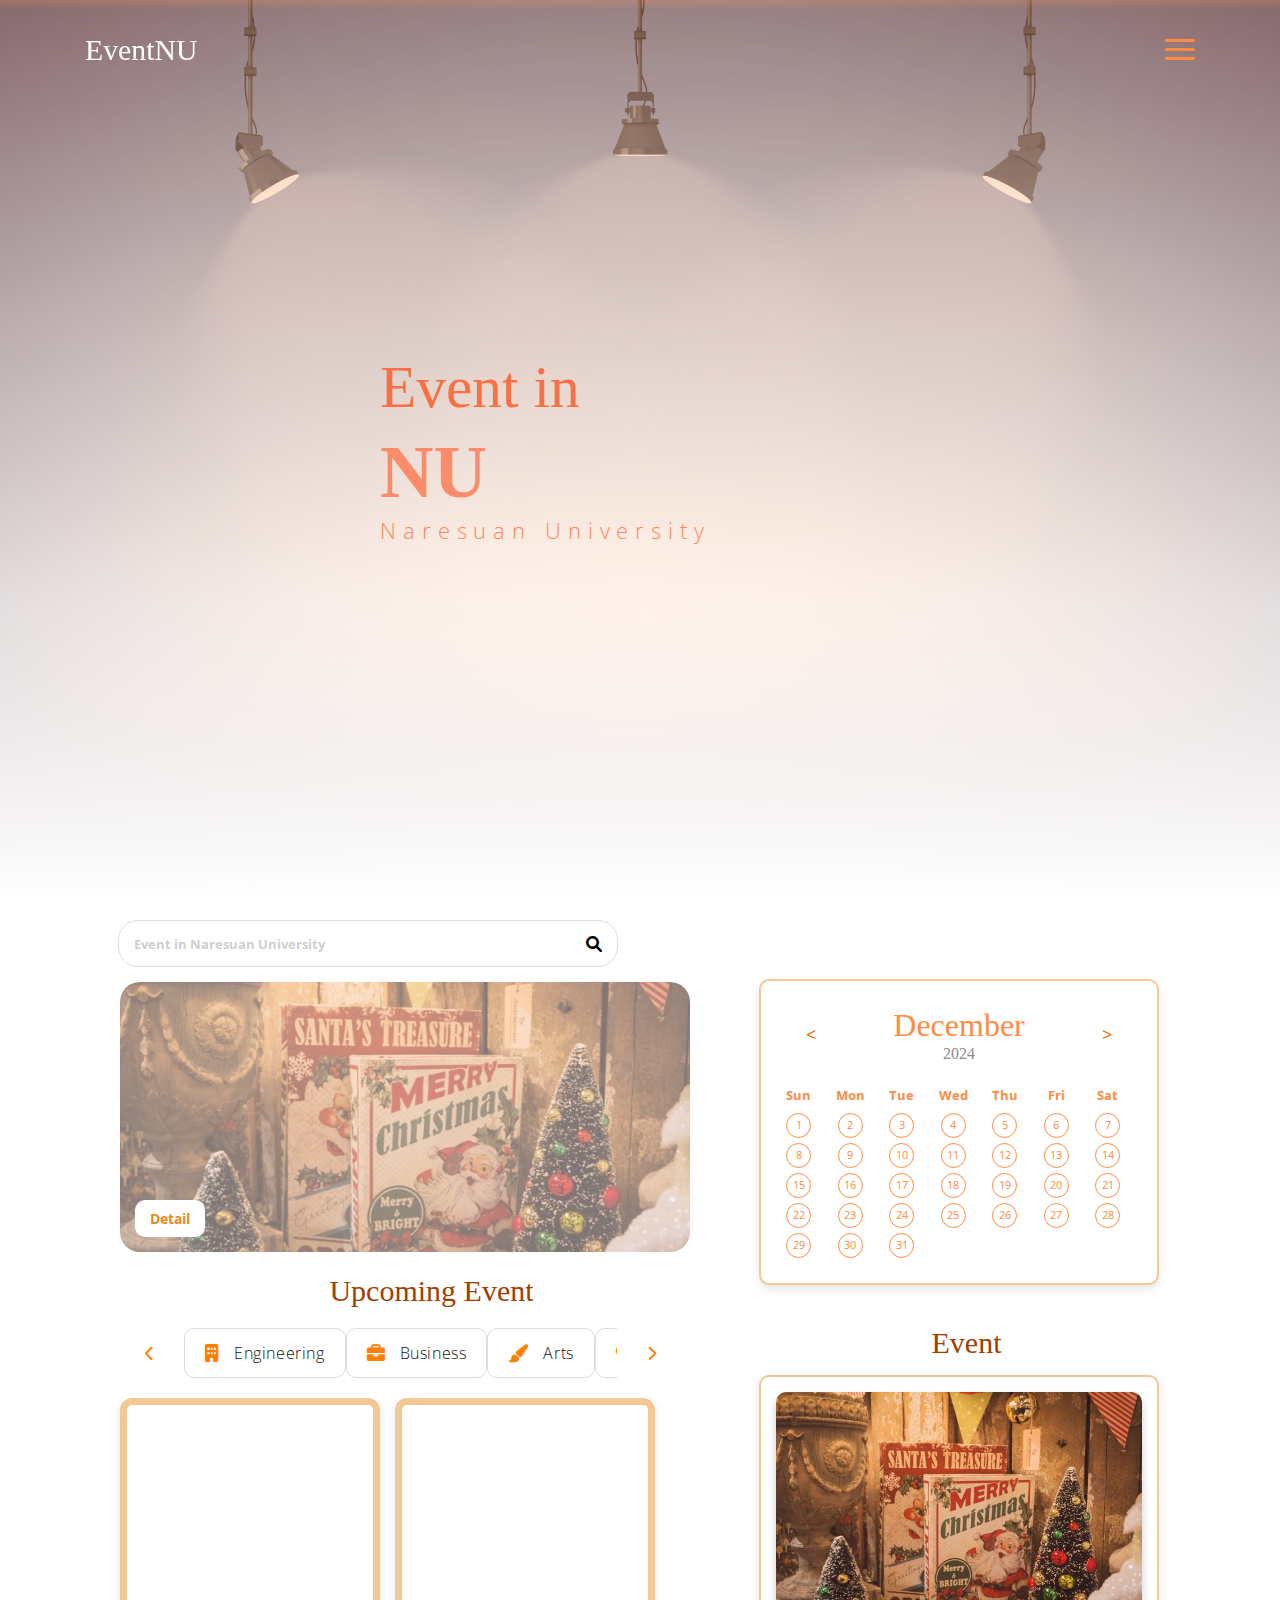
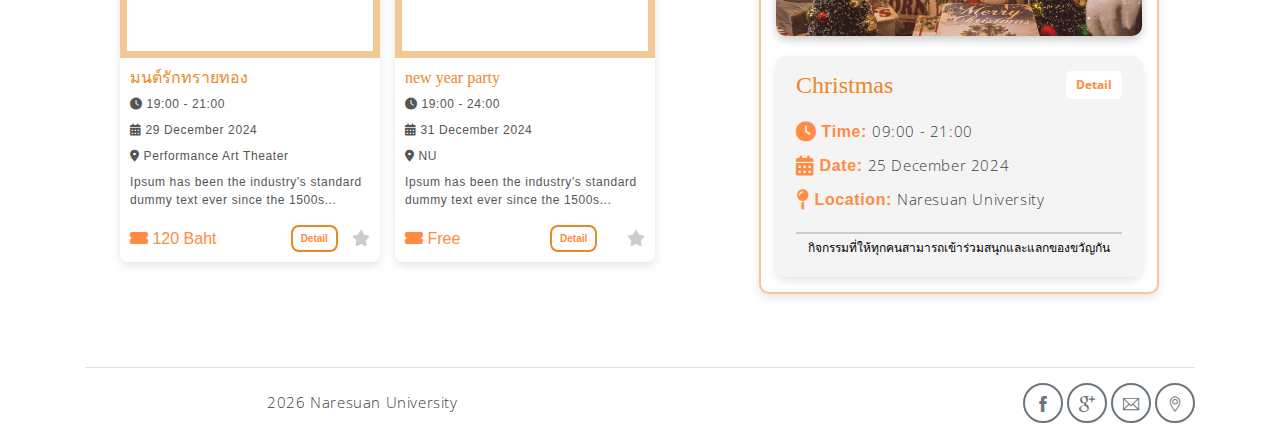
<file: index.html>
<!DOCTYPE html>
<html lang="en">

<head>
    <meta charset="utf-8">
    <meta name="viewport" content="width=device-width, initial-scale=1, shrink-to-fit=no">
    <meta name="description" content="Start your development with Meyawo landing page.">
    <meta name="author" content="Devcrud">
    <title>EventNU</title>
    <!-- font icons -->
    <link rel="stylesheet" href="assets/vendors/themify-icons/css/themify-icons.css">
    <!-- meyao -->
    <link rel="stylesheet" href="assets/css/meyawo.css">
    <!-- font-awesome icons-->
    <link rel="stylesheet" href="https://cdnjs.cloudflare.com/ajax/libs/font-awesome/5.15.3/css/all.min.css">
    <link rel="stylesheet" href="https://cdnjs.cloudflare.com/ajax/libs/font-awesome/6.0.0-beta3/css/all.min.css">
    <!-- Bootstrap icons-->
    <link rel="stylesheet" href="https://cdn.jsdelivr.net/npm/bootstrap-icons/font/bootstrap-icons.css">
    <!-- Material icons-->
    <link rel="stylesheet" href="https://fonts.googleapis.com/icon?family=Material+Icons">

</head>

<body data-spy="scroll" data-target=".navbar" data-offset="40" id="home">

    <!-- Page Navbar -->
    <nav class="custom-navbar" data-spy="affix" data-offset-top="20">
        <div class="container">
            <a class="logo" href="index.html">EventNU</a>
            <ul class="nav">
                <li class="item">
                    <a class="link" href="index.html">Home</a>
                </li>
                <li class="item">
                    <a class="link" href="calendar.html">Calendar</Details></a>
                </li>
                <li class="item">
                    <a class="link" href="favorite.html">Favorite</a>
                </li>
                <li class="item">
                    <a class="link" href="layout.html">Layout</a>
                </li>
                <li class="item">
                    <a class="link" href="setting.html">Setting</a>
                </li>
                <li class="item ml-md-3">
                    <a href="components.html" class="btn btn-primary">Components</a>
                </li>
            </ul>
            <a href="javascript:void(0)" id="nav-toggle" class="hamburger hamburger--elastic">
                <div class="hamburger-box">
                    <div class="hamburger-inner"></div>
                </div>
            </a>
        </div>
    </nav><!-- End of Page Navbar -->

    <!-- page header -->
    <header id="home" class="header">
        <div class="overlay"></div>
        <div class="header-content container">
            <h1 class="header-title">
                <span class="up">Event in</span>
                <span class="down">NU</span>
            </h1>
            <p class="header-subtitle">Naresuan University</p>
        </div>
    </header><!-- end of page header -->

    <!-- about section -->
    <section class="section pt-0" id="about">
        <!-- container -->
        <div class="container text-center">
            <!-- about wrapper -->
            <div class="about">
                <div class="about-caption">
                    <div class="search-bar">
                        <input type="text" placeholder="Event in Naresuan University" class="search-input">
                        <button class="search-btn">
                            <i class="fas fa-search"></i>
                        </button>
                    </div>
                    <div class="image-container">
                        <img src="assets/imgs/chrismas.jpeg" alt="Image" class="image">
                        <div class="detailbutton">
                            <button class="detail-btn">Detail</button>
                        </div>
                    </div>
                    <h6 class="section-title mb-6" style="font-size: 30px;">Upcoming Event</h6>
                    <div class="faculty-wrapper">
                        <button class="arrow" onclick="scrollFaculties(-1)">
                            <i class="fas fa-chevron-left"></i>
                        </button>
                        <div class="faculty-container" id="facultyContainer">
                            <!-- บล็อกคณะใช้ JavaScript -->
                        </div>
                        <button class="arrow" onclick="scrollFaculties(1)">
                            <i class="fas fa-chevron-right"></i>
                        </button>
                    </div>
                    <!-- คอนเทนเนอร์แรก -->
                    <div class="main-container">
                        <div class="event-card-container">
                            <!-- Card 1 -->
                            <div class="event-card">
                                <div class="event-card-image"
                                    style="background-image: url('https://www.workpoint.co.th/storage/newsroom/press-releases/2023/12/20231204-090931-1.webp');">
                                </div>
                                <div class="event-card-content">
                                    <h3>มนต์รักทรายทอง</h3>
                                    <p><i class="fas fa-clock"></i> 19:00 - 21:00</p>
                                    <p><i class="fas fa-calendar-alt"></i> 29 December 2024</p>
                                    <p><i class="fas fa-map-marker-alt"></i> Performance Art Theater</p>
                                    <p class="event-card-description">Ipsum has been the industry's standard dummy text
                                        ever since the 1500s...</p>
                                    <div class="event-card-footer">
                                        <span><i class="fas fa-ticket-alt"></i> 120 Baht</span>
                                        <button class="event-detail-btn">Detail</button>
                                        <div class="event-star-button" onclick="toggleStar(this)">
                                            <i class="fas fa-star"></i>
                                        </div>
                                    </div>
                                </div>
                            </div>
                            <!-- Card 2 -->
                            <div class="event-card">
                                <div class="event-card-image"
                                    style="background-image: url('https://cdn.pixabay.com/photo/2018/05/10/11/34/concert-3387324_640.jpg');">
                                </div>
                                <div class="event-card-content">
                                    <h3>new year party</h3>
                                    <p><i class="fas fa-clock"></i> 19:00 - 24:00</p>
                                    <p><i class="fas fa-calendar-alt"></i> 31 December 2024</p>
                                    <p><i class="fas fa-map-marker-alt"></i> NU</p>
                                    <p class="event-card-description">Ipsum has been the industry's standard dummy text
                                        ever since the 1500s...</p>
                                    <div class="event-card-footer">
                                        <span><i class="fas fa-ticket-alt"></i> Free</span>
                                        <button class="event-detail-btn">Detail</button>
                                        <div class="event-star-button" onclick="toggleStar(this)">
                                            <i class="fas fa-star"></i>
                                        </div>
                                    </div>
                                </div>
                            </div>
                        </div>
                    </div>
                </div>
                <div class="right-sidebar">
                    <div class="calendar-container">
                        <div class="calendar-header">
                            <button class="change-month" id="prev-month">&lt;</button>
                            <div>
                                <h2 class="month-name">December</h2>
                                <h3 class="year-number">2024</h3>
                            </div>
                            <button class="change-month" id="next-month">&gt;</button>
                        </div>
                        <div class="calendar-grid">
                            <div class="calendar-day">Sun</div>
                            <div class="calendar-day">Mon</div>
                            <div class="calendar-day">Tue</div>
                            <div class="calendar-day">Wed</div>
                            <div class="calendar-day">Thu</div>
                            <div class="calendar-day">Fri</div>
                            <div class="calendar-day">Sat</div>
                        </div>
                    </div>
                    <div class="event-container">
                        <h6 class="section-title mb-6" style="font-size: 30px;">Event</h6>
                        <div class="details">
                            <div class="details-content">
                                <!-- รูปภาพ -->
                                <div class="image-box">
                                    <img src="assets/imgs/chrismas.jpeg" alt="Christmas Event" class="event-image">
                                </div>
                                <!-- รายละเอียดกิจกรรม -->
                                <div class="text-content">
                                    <div class="top-buttons">
                                        <h3>Christmas</h3>
                                        <button class="detail-button">Detail</button>
                                    </div>
                                    <p><i class="fas fa-clock"></i><strong> Time: </strong>09:00 - 21:00</p>
                                    <p><i class="fas fa-calendar-alt"></i><strong> Date: </strong>25 December 2024</p>
                                    <p><i class="fas fa-map-pin"></i><strong> Location: </strong>Naresuan University</p>
                                    <div class="dot">
                                        <span>กิจกรรมที่ให้ทุกคนสามารถเข้าร่วมสนุกและแลกของขวัญกัน</span>
                                    </div>
                                </div>
                            </div>
                        </div>
                    </div>
                </div>
            </div><!-- end of about wrapper -->
        </div><!-- end of container -->
    </section> <!-- end of about section -->


    <!-- footer -->
    <div class="container">
        <footer class="footer">
            <p class="mb-0">
                <script>document.write(new Date().getFullYear())</script>
                <a href="https://www.nu.ac.th/">Naresuan University</a>
            </p>
            <div class="social-links text-right m-auto ml-sm-auto">
                <a href="https://www.facebook.com/nu.university" class="link"><i class="ti-facebook"></i></a>
                <a href="https://www.nu.ac.th/" class="link"><i class="ti-google"></i></a>
                <a href="https://www.nu.ac.th/?page_id=5013" class="link"><i class="ti-email"></i></a>
                <a href="https://www.google.com/maps?q=Naresuan+University" class="link" target="_blank"><i class="ti-location-pin"></i>
            </div>
        </footer>
    </div> <!-- end of page footer -->

    <!-- core  -->
    <script src="assets/vendors/jquery/jquery-3.4.1.js"></script>
    <script src="assets/vendors/bootstrap/bootstrap.bundle.js"></script>

    <!-- bootstrap 3 affix -->
    <script src="assets/vendors/bootstrap/bootstrap.affix.js"></script>

    <!-- Meyawo js -->
    <script src="assets/js/meyawo.js"></script>
    <!-- event date -->
    <script src="assets/js/ืdate.js"></script>
    <!-- select faclty -->
    <script src="assets/js/faculty.js"></script>
    <!-- star -->
    <script src="assets/js/star.js"></script>

</body>

</html>
</file>
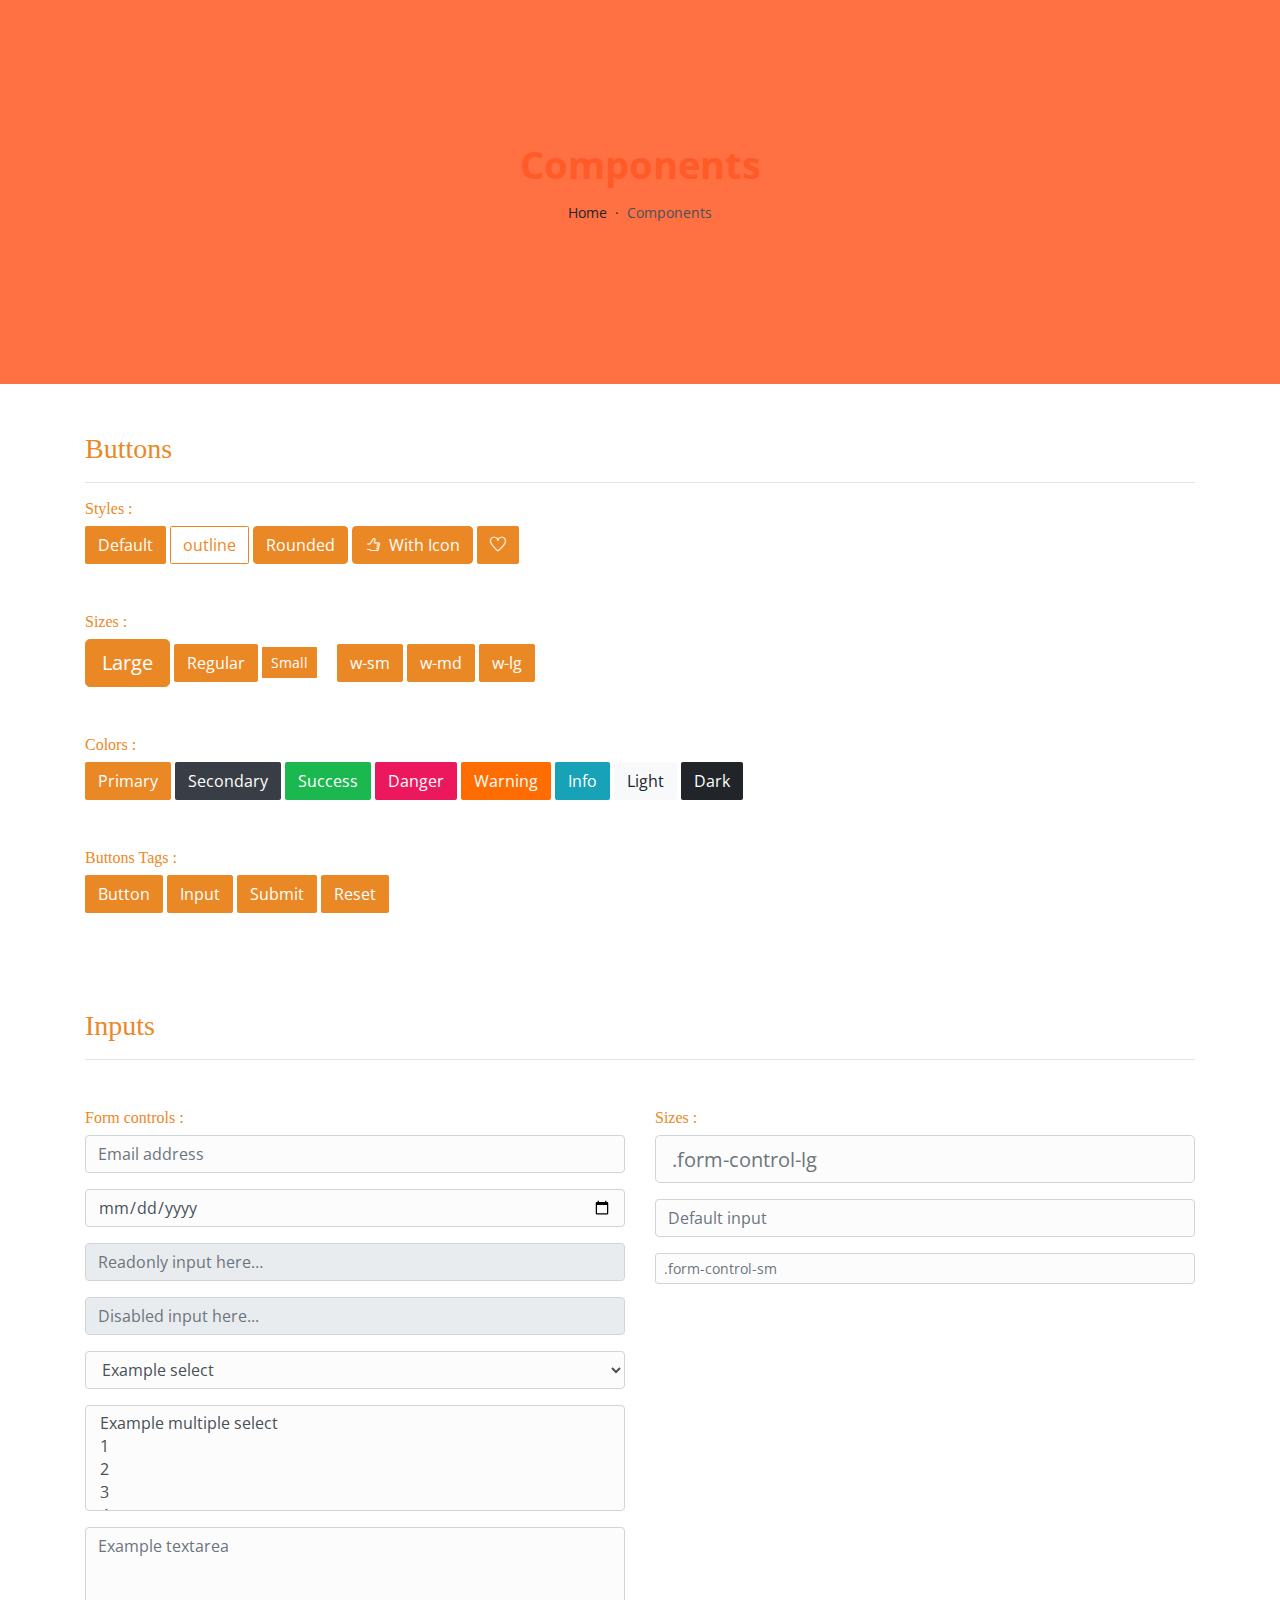
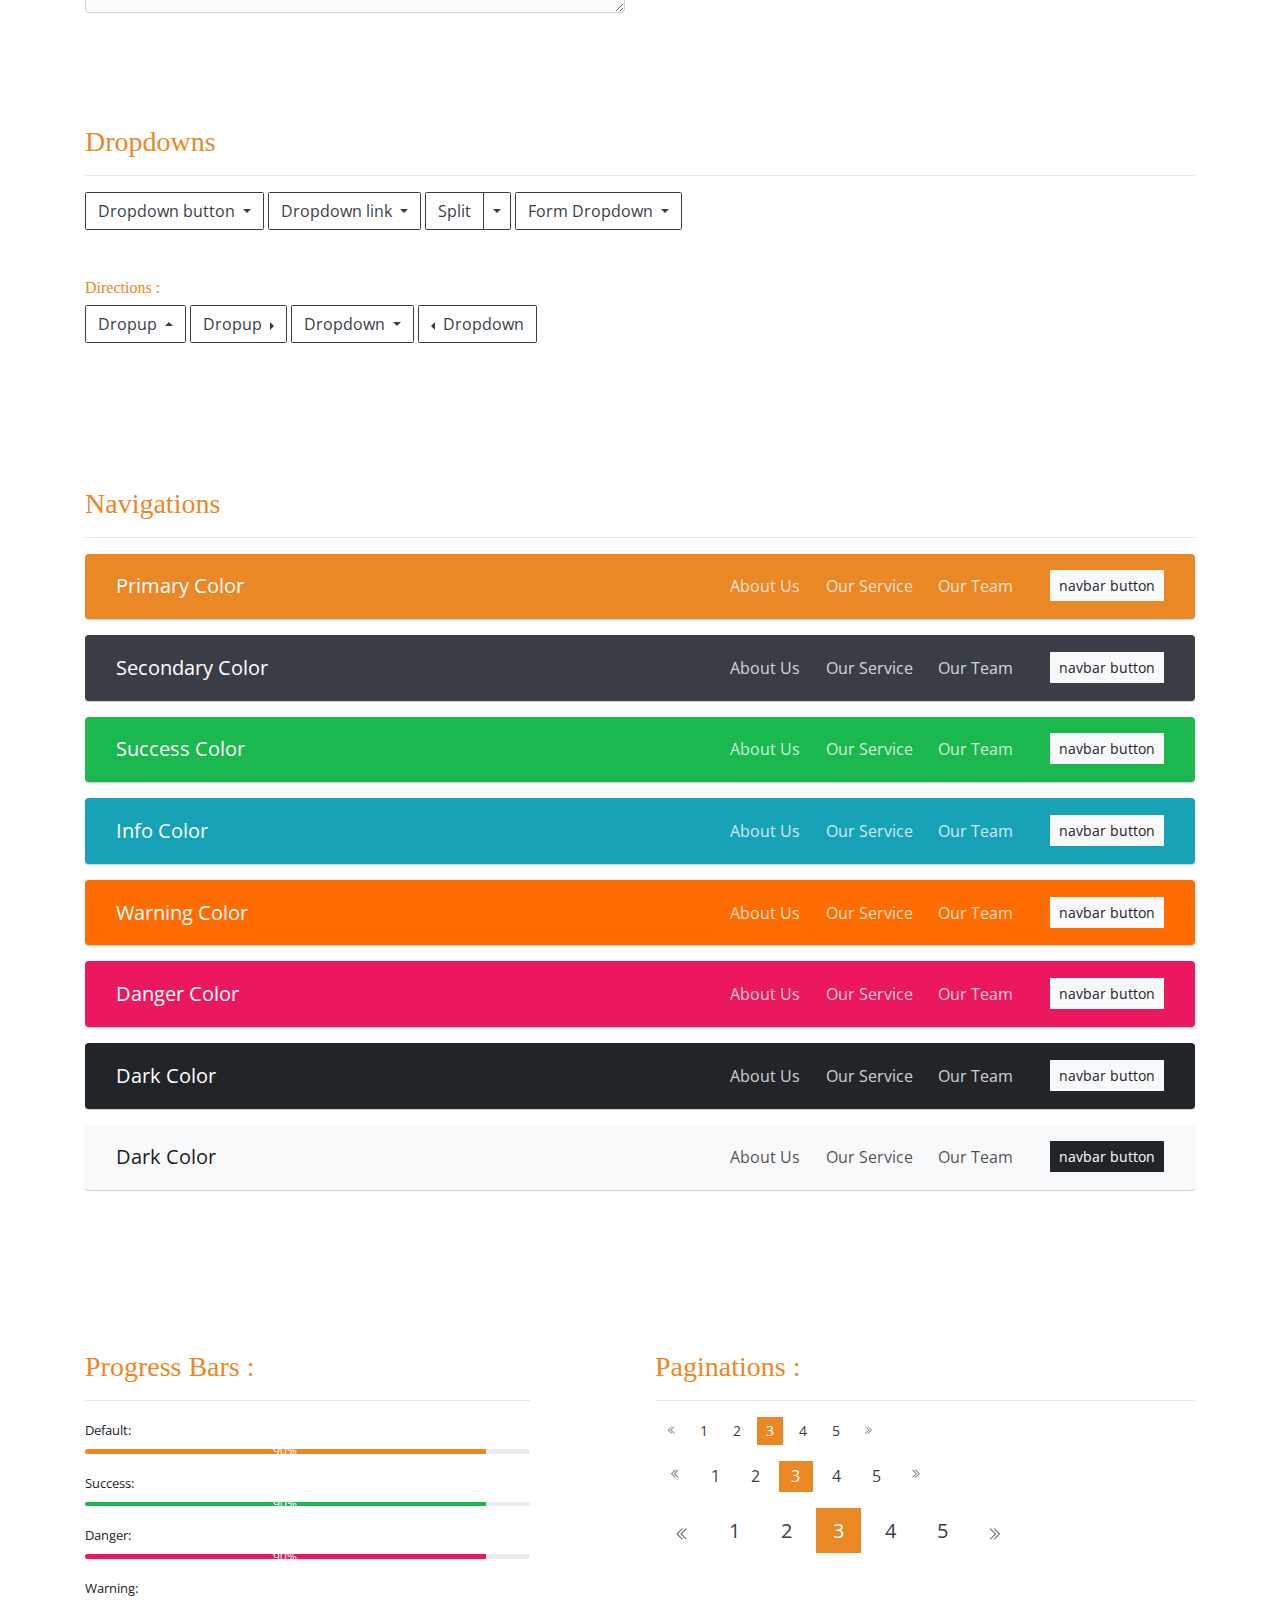
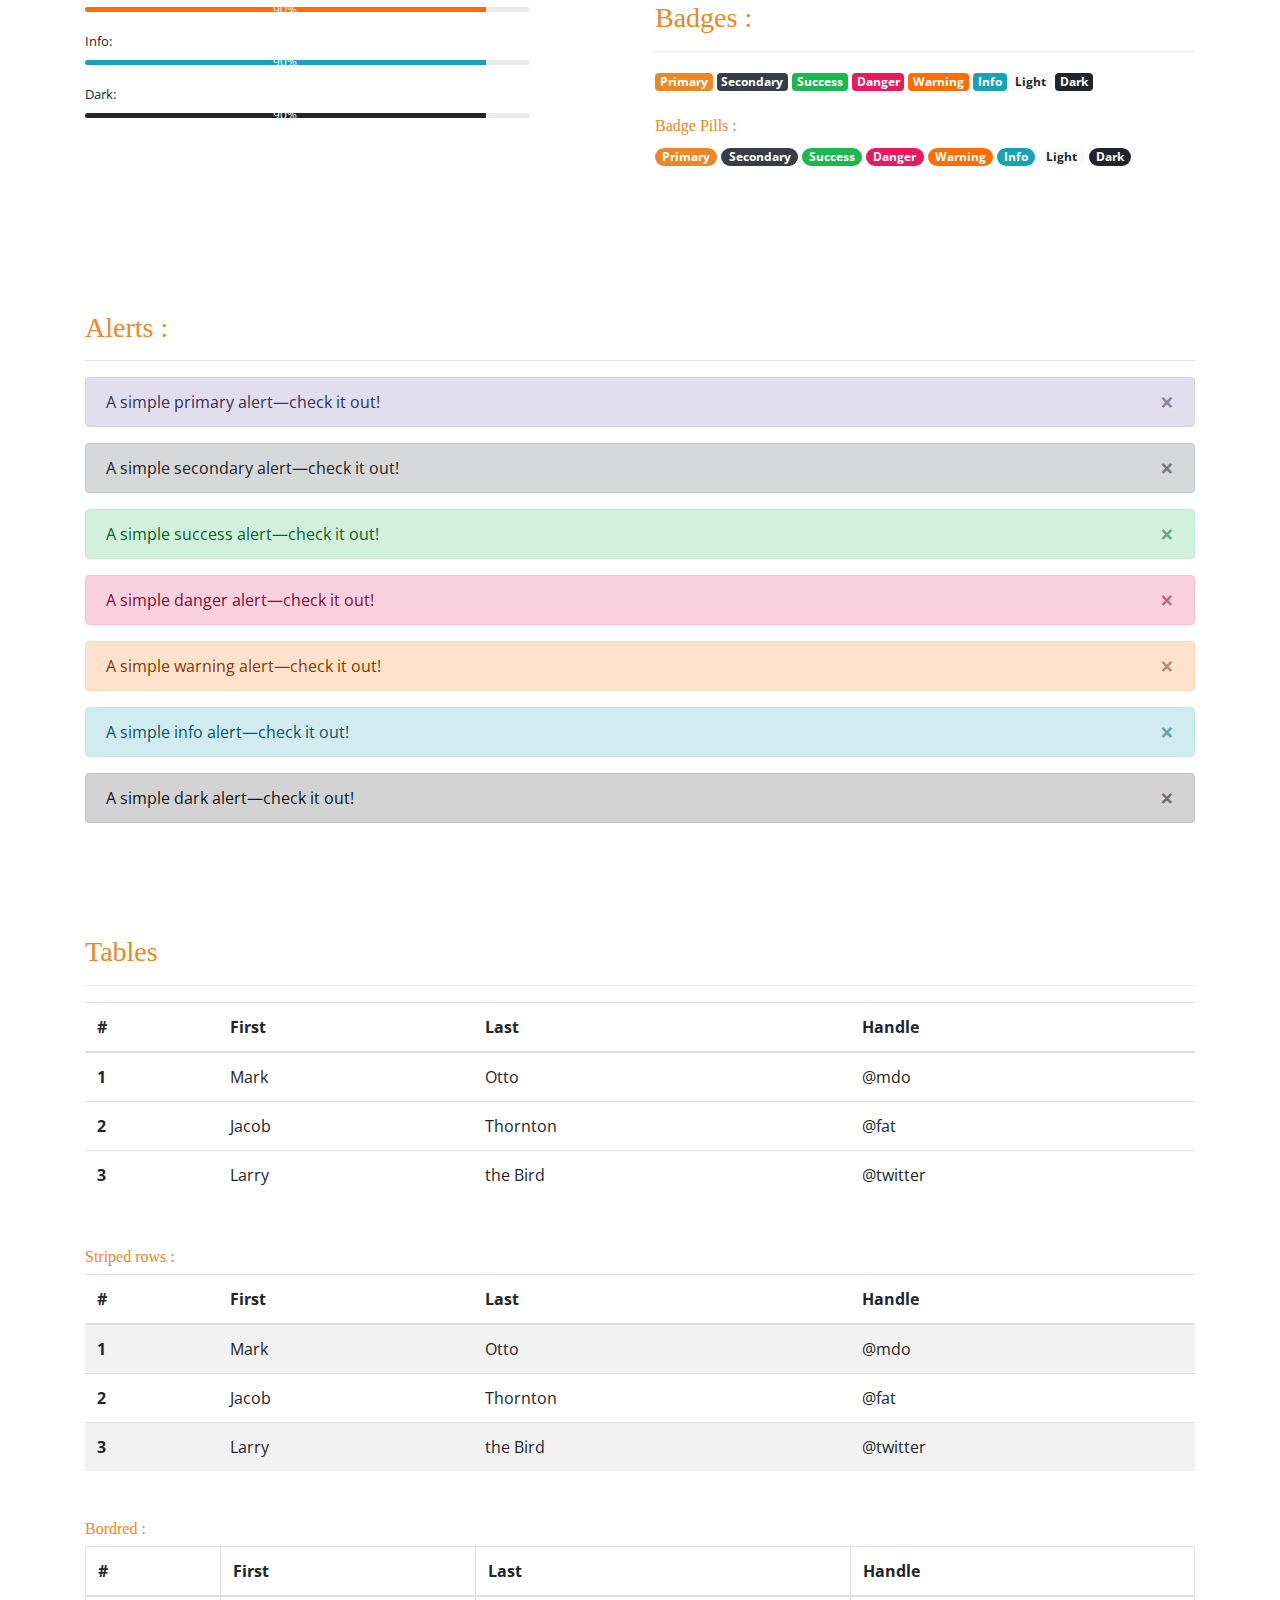
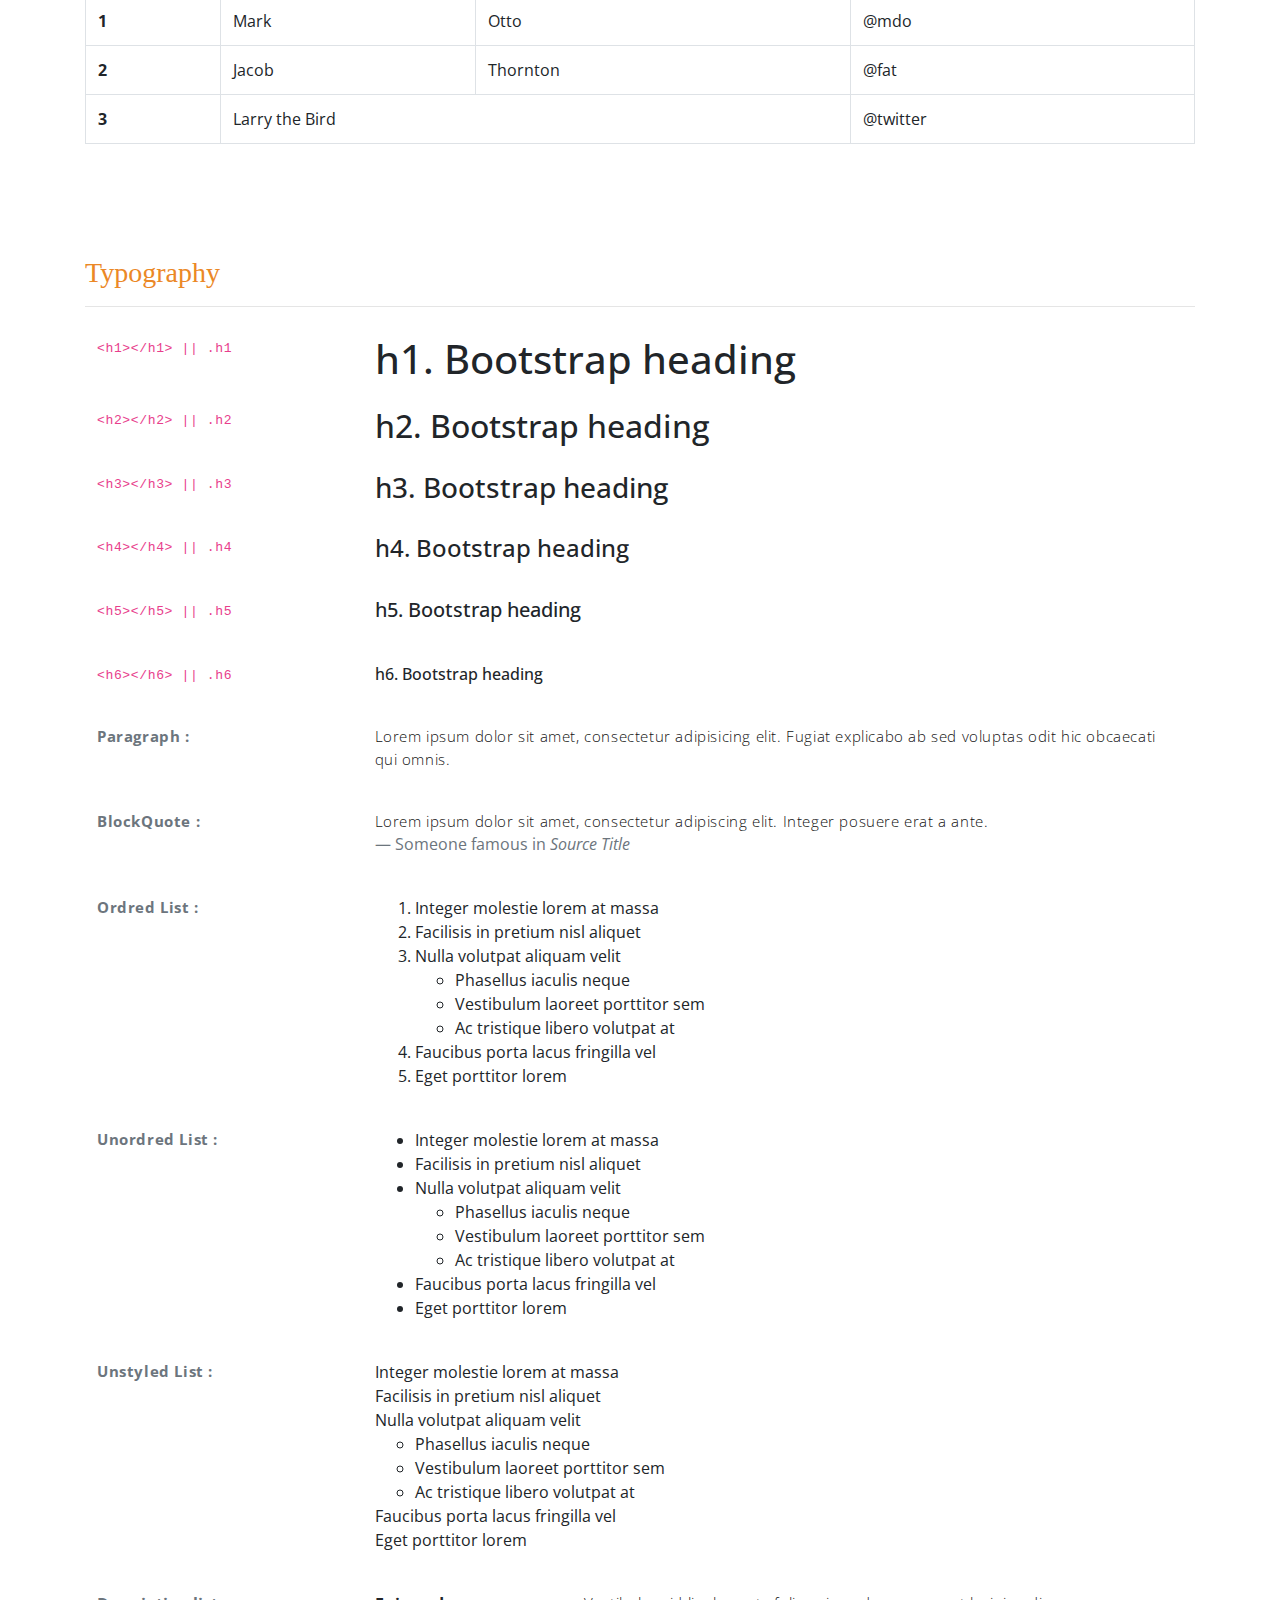
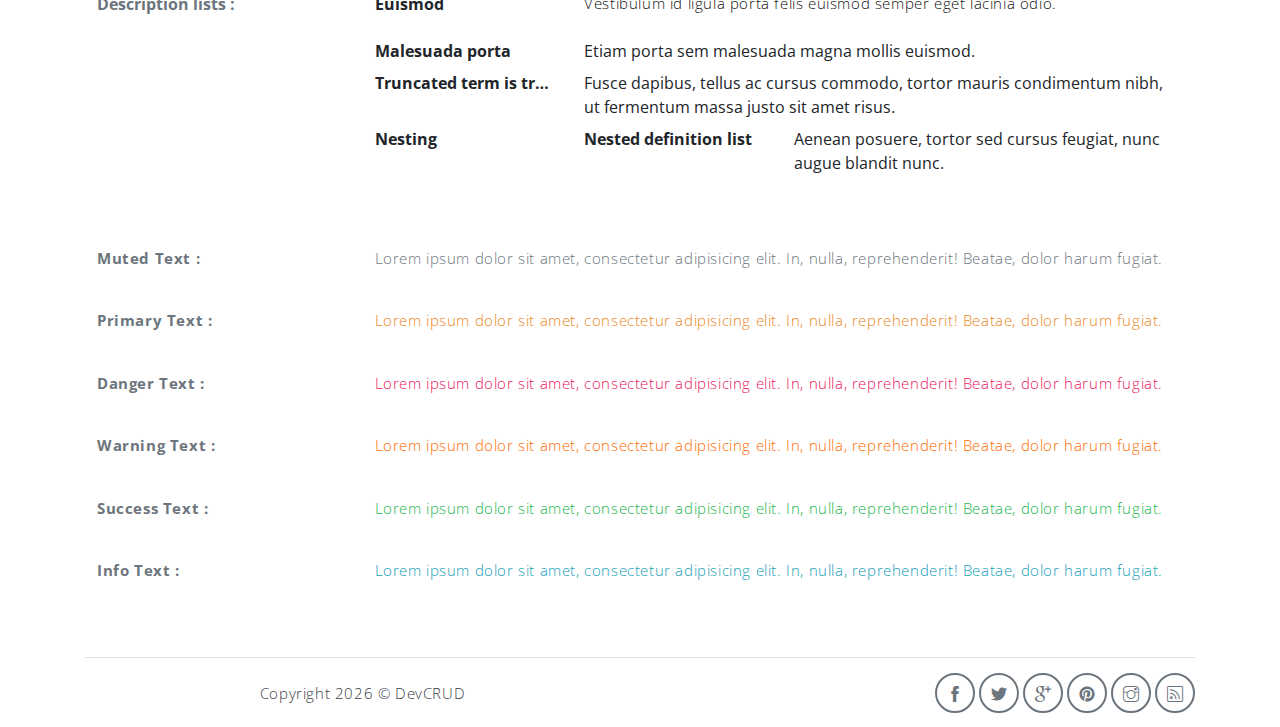
<file: components.html>
<!DOCTYPE html>
<html lang="en">
<head>
   <meta charset="utf-8">
   <meta name="viewport" content="width=device-width, initial-scale=1, shrink-to-fit=no">
   <meta name="description" content="Start your development with Meyawo landing page.">
   <meta name="author" content="Devcrud">
   <title>Meyawo Landing page | Components</title>
   <!-- font icons -->
   <link rel="stylesheet" href="assets/vendors/themify-icons/css/themify-icons.css">
   <!-- Bootstrap + Steller  -->
   <link rel="stylesheet" href="assets/css/meyawo.css">
</head>
<body>

   <!-- Page Header -->
   <header class="header header-mini"> 
      <div class="header-title">Components</div> 
      <nav aria-label="breadcrumb">
         <ol class="breadcrumb">
            <li class="breadcrumb-item"><a href="/">Home</a></li>
            <li class="breadcrumb-item active" aria-current="page">Components</li>
         </ol>
      </nav>
   </header> <!-- End Of Page Header -->

   <!-- main content -->
   <div class="container">

      <!-- Buttons -->
      <h3 class="mt-5">Buttons</h3>
      <hr>
      <h6 class="section-secondary-title">Styles :</h6>
      <button class="btn btn-primary">Default</button>
      <button class="btn btn-outline-primary">outline</button>
      <button class="btn btn-primary rounded">Rounded</button>
      <button class="btn btn-primary rounded"><i class="ti-thumb-up pr-1"></i> With Icon</button>
      <button class="btn btn-primary circle"><i class="ti-heart"></i></button>

      <h6 class="section-secondary-title mt-5">Sizes :</h6>
      <button class="btn btn-primary btn-lg">Large</button>
      <button class="btn btn-primary ">Regular</button>
      <button class="btn btn-primary btn-sm">Small</button>
      <button class="btn btn-primary w-sm ml-3">w-sm</button>
      <button class="btn btn-primary w-md">w-md</button>
      <button class="btn btn-primary w-lg">w-lg</button>

      <h6 class="section-secondary-title mt-5">Colors :</h6>          
      <button type="button" class="btn btn-primary">Primary</button>
      <button type="button" class="btn btn-secondary">Secondary</button>
      <button type="button" class="btn btn-success">Success</button>
      <button type="button" class="btn btn-danger">Danger</button>
      <button type="button" class="btn btn-warning">Warning</button>
      <button type="button" class="btn btn-info">Info</button>
      <button type="button" class="btn btn-light">Light</button>
      <button type="button" class="btn btn-dark">Dark</button>

      <h6 class="section-secondary-title mt-5">Buttons Tags :</h6>
      <button class="btn btn-primary" type="submit">Button</button>
      <input class="btn btn-primary" type="button" value="Input">
      <input class="btn btn-primary" type="submit" value="Submit">
      <input class="btn btn-primary" type="reset" value="Reset">
      
      <!-- devider -->
      <div class="py-5"></div>

      <!-- Inputs -->
      <h3>Inputs</h3>
      <hr>
      <div class="row mt-5">
         <div class="col-md-6">
            <h6 class="section-secondary-title">Form controls :</h6>        
            <div class="form-group">
               <input type="email" class="form-control" id="exampleFormControlInput1" placeholder="Email address">
            </div>
            <div class="form-group">
               <input type="date" class="form-control" id="exampleFormControlInput1" placeholder="Date">
            </div>
            <div class="form-group">
               <input class="form-control" type="text" placeholder="Readonly input here…" readonly>
            </div>
            <div class="form-group">
               <input class="form-control" id="disabledInput" type="text" placeholder="Disabled input here..." disabled>
            </div>
            <div class="form-group">
               <select class="form-control" id="exampleFormControlSelect1">
                  <option>Example select</option>
                  <option>1</option>
                  <option>2</option>
                  <option>3</option>
                  <option>4</option>
                  <option>5</option>
               </select>
            </div>
            <div class="form-group">
               <select multiple class="form-control" id="exampleFormControlSelect2">
                  <option>Example multiple select</option>
                  <option>1</option>
                  <option>2</option>
                  <option>3</option>
                  <option>4</option>
                  <option>5</option>
               </select>
            </div>
            <div class="form-group">
               <textarea class="form-control" id="exampleFormControlTextarea1" rows="3" placeholder="Example textarea"></textarea>
            </div>
         </div>
         <div class="col-md-6">
            <h6 class="section-secondary-title">Sizes :</h6>    
            <div class="form-group">
               <input class="form-control form-control-lg" type="text" placeholder=".form-control-lg">             
            </div>
            <div class="form-group">
               <input class="form-control" type="text" placeholder="Default input">
            </div>
            <div class="form-group">
               <input class="form-control form-control-sm" type="text" placeholder=".form-control-sm"> 
            </div>
         </div>
      </div> <!-- end of inputs -->   

      <!-- devider -->
      <div class="py-5"></div>             

      <!-- Dropdowns -->
      <h3 class="components-section-title font-weight-normal">Dropdowns</h3>
      <hr>
      <div class="dropdown d-inline-block">
         <button class="btn btn-outline-secondary dropdown-toggle" type="button" id="dropdownMenuButton" data-toggle="dropdown" aria-haspopup="true" aria-expanded="false">
         Dropdown button
         </button>
         <div class="dropdown-menu" aria-labelledby="dropdownMenuButton">
         <a class="dropdown-item" href="#">Action</a>
         <a class="dropdown-item" href="#">Another action</a>
         <a class="dropdown-item" href="#">Something else here</a>
         </div>
      </div>
      <div class="dropdown d-inline-block">
         <a class="btn btn-outline-secondary dropdown-toggle" href="#" role="button" id="dropdownMenuLink" data-toggle="dropdown" aria-haspopup="true" aria-expanded="false">
            Dropdown link
         </a>
         <div class="dropdown-menu" aria-labelledby="dropdownMenuLink">
            <a class="dropdown-item" href="#">Action</a>
            <a class="dropdown-item" href="#">Another action</a>
            <a class="dropdown-item" href="#">Something else here</a>
         </div>
      </div>
      <div class="btn-group">
         <button type="button" class="btn btn-outline-secondary">Split</button>
         <button type="button" class="btn btn-outline-secondary dropdown-toggle dropdown-toggle-split" data-toggle="dropdown" aria-haspopup="true" aria-expanded="false">
         <span class="sr-only">Toggle Dropdown</span>
         </button>
         <div class="dropdown-menu">
            <a class="dropdown-item" href="#">Action</a>
            <a class="dropdown-item" href="#">Another action</a>
            <a class="dropdown-item" href="#">Something else here</a>
            <div class="dropdown-divider"></div>
            <a class="dropdown-item" href="#">Separated link</a>
         </div>
      </div>
      <div class="btn-group">
         <button class="btn btn-outline-secondary dropdown-toggle" type="button" id="dropdownMenuButton" data-toggle="dropdown" aria-haspopup="true" aria-expanded="false">
            Form Dropdown
         </button>
         <div class="dropdown-menu form">
            <form class="px-4 py-3">
               <div class="form-group">
                  <input type="email" class="form-control" id="exampleDropdownFormEmail1" placeholder="email@example.com">
               </div>
               <div class="form-group">
                  <input type="password" class="form-control" id="exampleDropdownFormPassword1" placeholder="Password">
               </div>
               <div class="form-check mb-3">
                  <input type="checkbox" class="form-check-input" id="dropdownCheck">
                  <label class="form-check-label" for="dropdownCheck">
                     Remember me
                  </label>
               </div>
               <button type="submit" class="btn btn-primary btn-block">Sign in</button>
            </form>
            <div class="dropdown-divider"></div>
            <a class="dropdown-item" href="#"><small>New around here? Sign up</small></a>
            <a class="dropdown-item" href="#"><small>Forgot password?</small></a>
         </div>
      </div>       
      <h6 class="section-secondary-title mt-5">Directions :</h6>  
      <div class="btn-group dropup">
         <button type="button" class="btn btn-outline-secondary dropdown-toggle" data-toggle="dropdown" aria-haspopup="true" aria-expanded="false">
            Dropup
         </button>
         <div class="dropdown-menu">
            <a class="dropdown-item" href="#">Action</a>
            <a class="dropdown-item" href="#">Another action</a>
            <a class="dropdown-item" href="#">Something else here</a>
            <div class="dropdown-divider"></div>
            <a class="dropdown-item" href="#">Separated link</a>
         </div>
      </div>
      <div class="btn-group dropright">
         <button type="button" class="btn btn-outline-secondary dropdown-toggle" data-toggle="dropdown" aria-haspopup="true" aria-expanded="false">
            Dropup
         </button>
         <div class="dropdown-menu">
            <a class="dropdown-item" href="#">Action</a>
            <a class="dropdown-item" href="#">Another action</a>
            <a class="dropdown-item" href="#">Something else here</a>
            <div class="dropdown-divider"></div>
            <a class="dropdown-item" href="#">Separated link</a>
         </div>
      </div>
      <div class="btn-group">
         <button type="button" class="btn btn-outline-secondary dropdown-toggle" data-toggle="dropdown" aria-haspopup="true" aria-expanded="false">
            Dropdown
         </button>
         <div class="dropdown-menu">
            <a class="dropdown-item" href="#">Action</a>
            <a class="dropdown-item" href="#">Another action</a>
            <a class="dropdown-item" href="#">Something else here</a>
            <div class="dropdown-divider"></div>
            <a class="dropdown-item" href="#">Separated link</a>
         </div>
      </div>
      <div class="btn-group dropleft">
         <button type="button" class="btn btn-outline-secondary dropdown-toggle" data-toggle="dropdown" aria-haspopup="true" aria-expanded="false">
            Dropdown
         </button>
         <div class="dropdown-menu">
            <a class="dropdown-item" href="#">Action</a>
            <a class="dropdown-item" href="#">Another action</a>
            <a class="dropdown-item" href="#">Something else here</a>
            <div class="dropdown-divider"></div>
            <a class="dropdown-item" href="#">Separated link</a>
         </div>
      </div> <!-- end of Dropdowns -->  

      <!-- devider -->
      <div class="py-5"></div>   

      <!-- navbars -->
      <h3 class="components-section-title font-weight-normal mt-5">Navigations</h3>
      <hr>
      <nav class="navbar navbar-expand-sm navbar-dark bg-primary rounded shadow mb-3">
         <div class="container">
            <a class="navbar-brand" href="#">Primary Color</a>
            <button class="navbar-toggler ml-auto" type="button" data-toggle="collapse" data-target="#navbarSupportedContent" aria-controls="navbarSupportedContent" aria-expanded="false" aria-label="Toggle navigation">
            <span class="navbar-toggler-icon"></span>
            </button>
            <div class="collapse navbar-collapse" id="navbarSupportedContent">
               <ul class="navbar-nav ml-auto"> 
                  <li class="nav-item">
                     <a class="nav-link" href="#about">About Us</a>
                  </li>
                  <li class="nav-item">
                     <a class="nav-link" href="#service">Our Service</a>
                  </li>
                  <li class="nav-item">
                     <a class="nav-link" href="#team">Our Team</a>
                  </li>
                  <li class="nav-item">
                     <a href="#book-table" class="ml-4 mt-1 btn btn-light btn-sm">navbar button</a>
                  </li>
               </ul>                       
            </div>
         </div>
      </nav>
      <nav class="navbar navbar-expand-sm navbar-dark bg-secondary rounded shadow mb-3">
         <div class="container">
            <a class="navbar-brand" href="#">Secondary Color</a>
            <button class="navbar-toggler ml-auto" type="button" data-toggle="collapse" data-target="#navbarSupportedContent" aria-controls="navbarSupportedContent" aria-expanded="false" aria-label="Toggle navigation">
            <span class="navbar-toggler-icon"></span>
            </button>
            <div class="collapse navbar-collapse" id="navbarSupportedContent">
               <ul class="navbar-nav ml-auto"> 
                  <li class="nav-item">
                     <a class="nav-link" href="#about">About Us</a>
                  </li>
                  <li class="nav-item">
                     <a class="nav-link" href="#service">Our Service</a>
                  </li>
                  <li class="nav-item">
                     <a class="nav-link" href="#team">Our Team</a>
                  </li>
                  <li class="nav-item">
                     <a href="#book-table" class="ml-4 mt-1 btn btn-light btn-sm">navbar button</a>
                  </li>
               </ul>                       
            </div>
         </div>
      </nav>
      <nav class="navbar navbar-expand-sm navbar-dark bg-success rounded shadow mb-3">
         <div class="container">
            <a class="navbar-brand" href="#">Success Color</a>
            <button class="navbar-toggler ml-auto" type="button" data-toggle="collapse" data-target="#navbarSupportedContent" aria-controls="navbarSupportedContent" aria-expanded="false" aria-label="Toggle navigation">
            <span class="navbar-toggler-icon"></span>
            </button>
            <div class="collapse navbar-collapse" id="navbarSupportedContent">
               <ul class="navbar-nav ml-auto"> 
                  <li class="nav-item">
                     <a class="nav-link" href="#about">About Us</a>
                  </li>
                  <li class="nav-item">
                     <a class="nav-link" href="#service">Our Service</a>
                  </li>
                  <li class="nav-item">
                     <a class="nav-link" href="#team">Our Team</a>
                  </li>
                  <li class="nav-item">
                     <a href="#book-table" class="ml-4 mt-1 btn btn-light btn-sm">navbar button</a>
                  </li>
               </ul>                       
            </div>
         </div>
      </nav>
      <nav class="navbar navbar-expand-sm navbar-dark bg-info rounded shadow mb-3">
         <div class="container">
            <a class="navbar-brand" href="#">Info Color</a>
            <button class="navbar-toggler ml-auto" type="button" data-toggle="collapse" data-target="#navbarSupportedContent" aria-controls="navbarSupportedContent" aria-expanded="false" aria-label="Toggle navigation">
            <span class="navbar-toggler-icon"></span>
            </button>
            <div class="collapse navbar-collapse" id="navbarSupportedContent">
               <ul class="navbar-nav ml-auto"> 
                  <li class="nav-item">
                     <a class="nav-link" href="#about">About Us</a>
                  </li>
                  <li class="nav-item">
                     <a class="nav-link" href="#service">Our Service</a>
                  </li>
                  <li class="nav-item">
                     <a class="nav-link" href="#team">Our Team</a>
                  </li>
                  <li class="nav-item">
                     <a href="#book-table" class="ml-4 mt-1 btn btn-light btn-sm">navbar button</a>
                  </li>
               </ul>                       
            </div>
         </div>
      </nav>
      <nav class="navbar navbar-expand-sm navbar-dark bg-warning rounded shadow mb-3">
         <div class="container">
            <a class="navbar-brand" href="#">Warning Color</a>
            <button class="navbar-toggler ml-auto" type="button" data-toggle="collapse" data-target="#navbarSupportedContent" aria-controls="navbarSupportedContent" aria-expanded="false" aria-label="Toggle navigation">
            <span class="navbar-toggler-icon"></span>
            </button>
            <div class="collapse navbar-collapse" id="navbarSupportedContent">
               <ul class="navbar-nav ml-auto"> 
                  <li class="nav-item">
                     <a class="nav-link" href="#about">About Us</a>
                  </li>
                  <li class="nav-item">
                     <a class="nav-link" href="#service">Our Service</a>
                  </li>
                  <li class="nav-item">
                     <a class="nav-link" href="#team">Our Team</a>
                  </li>
                  <li class="nav-item">
                     <a href="#book-table" class="ml-4 mt-1 btn btn-light btn-sm">navbar button</a>
                  </li>
               </ul>                       
            </div>
         </div>
      </nav>
      <nav class="navbar navbar-expand-sm navbar-dark bg-danger rounded shadow mb-3">
         <div class="container">
            <a class="navbar-brand" href="#">Danger Color</a>
            <button class="navbar-toggler ml-auto" type="button" data-toggle="collapse" data-target="#navbarSupportedContent" aria-controls="navbarSupportedContent" aria-expanded="false" aria-label="Toggle navigation">
            <span class="navbar-toggler-icon"></span>
            </button>
            <div class="collapse navbar-collapse" id="navbarSupportedContent">
               <ul class="navbar-nav ml-auto"> 
                  <li class="nav-item">
                     <a class="nav-link" href="#about">About Us</a>
                  </li>
                  <li class="nav-item">
                     <a class="nav-link" href="#service">Our Service</a>
                  </li>
                  <li class="nav-item">
                     <a class="nav-link" href="#team">Our Team</a>
                  </li>
                  <li class="nav-item">
                     <a href="#book-table" class="ml-4 mt-1 btn btn-light btn-sm">navbar button</a>
                  </li>
               </ul>                       
            </div>
         </div>
      </nav>
      <nav class="navbar navbar-expand-sm navbar-dark bg-dark rounded shadow mb-3">
         <div class="container">
            <a class="navbar-brand" href="#">Dark Color</a>
            <button class="navbar-toggler ml-auto" type="button" data-toggle="collapse" data-target="#navbarSupportedContent" aria-controls="navbarSupportedContent" aria-expanded="false" aria-label="Toggle navigation">
            <span class="navbar-toggler-icon"></span>
            </button>
            <div class="collapse navbar-collapse" id="navbarSupportedContent">
               <ul class="navbar-nav ml-auto"> 
                  <li class="nav-item">
                     <a class="nav-link" href="#about">About Us</a>
                  </li>
                  <li class="nav-item">
                     <a class="nav-link" href="#service">Our Service</a>
                  </li>
                  <li class="nav-item">
                     <a class="nav-link" href="#team">Our Team</a>
                  </li>
                  <li class="nav-item">
                     <a href="#book-table" class="ml-4 mt-1 btn btn-light btn-sm">navbar button</a>
                  </li>
               </ul>                       
            </div>
         </div>
      </nav>
      <nav class="navbar navbar-expand-sm navbar-light bg-light rounded shadow mb-3">
         <div class="container">
            <a class="navbar-brand" href="#">Dark Color</a>
            <button class="navbar-toggler ml-auto" type="button" data-toggle="collapse" data-target="#navbarSupportedContent" aria-controls="navbarSupportedContent" aria-expanded="false" aria-label="Toggle navigation">
            <span class="navbar-toggler-icon"></span>
            </button>
            <div class="collapse navbar-collapse" id="navbarSupportedContent">
               <ul class="navbar-nav ml-auto"> 
                  <li class="nav-item">
                     <a class="nav-link" href="#about">About Us</a>
                  </li>
                  <li class="nav-item">
                     <a class="nav-link" href="#service">Our Service</a>
                  </li>
                  <li class="nav-item">
                     <a class="nav-link" href="#team">Our Team</a>
                  </li>
                  <li class="nav-item">
                     <a href="#book-table" class="ml-4 mt-1 btn btn-dark btn-sm">navbar button</a>
                  </li>
               </ul>                       
            </div>
         </div>
      </nav>
      <!-- End of navbars -->

      <!-- devider -->
      <div class="py-5"></div>   
      
      <!-- progress bars -->
      <div class="row justify-content-between">
         <div class="col-md-5">
            <h3 class="components-section-title font-weight-normal mt-5">Progress Bars :</h3>
            <hr>
            <small>Default: </small>
            <div class="progress mt-2 mb-3">
               <div class="progress-bar" role="progressbar" style="width: 90%" aria-valuenow="25" aria-valuemin="0" aria-valuemax="100"><span>90%</span></div>
            </div>
            <small>Success:</small>
            <div class="progress mt-2 mb-3">
               <div class="progress-bar bg-success" role="progressbar" style="width: 90%" aria-valuenow="25" aria-valuemin="0" aria-valuemax="100"><span>90%</span></div>
            </div>
            <small>Danger:</small>
            <div class="progress mt-2 mb-3">
               <div class="progress-bar bg-danger" role="progressbar" style="width: 90%" aria-valuenow="25" aria-valuemin="0" aria-valuemax="100"><span>90%</span></div>
            </div>
            <small>Warning:</small>
            <div class="progress mt-2 mb-3">
               <div class="progress-bar bg-warning" role="progressbar" style="width: 90%" aria-valuenow="25" aria-valuemin="0" aria-valuemax="100"><span>90%</span></div>
            </div>
            <small>Info:</small>
            <div class="progress mt-2 mb-3">
               <div class="progress-bar bg-info" role="progressbar" style="width: 90%" aria-valuenow="25" aria-valuemin="0" aria-valuemax="100"><span>90%</span></div>
            </div>
            <small>Dark:</small>
            <div class="progress mt-2 mb-3">
               <div class="progress-bar bg-dark" role="progressbar" style="width: 90%" aria-valuenow="25" aria-valuemin="0" aria-valuemax="100"><span>90%</span></div>
            </div>
         </div>
         <div class="col-md-6">
            <h3 class="components-section-title font-weight-normal mt-5">Paginations :</h3>
            <hr>
            <nav aria-label="Page navigation example">
               <ul class="pagination pagination-sm">
                  <li class="page-item"><a class="page-link" href="#"><i class="ti-angle-double-left"></i></a></li>
                  <li class="page-item"><a class="page-link" href="#">1</a></li>
                  <li class="page-item"><a class="page-link" href="#">2</a></li>
                  <li class="page-item active"><a class="page-link" href="#">3</a></li>
                  <li class="page-item"><a class="page-link" href="#">4</a></li>
                  <li class="page-item"><a class="page-link" href="#">5</a></li>
                  <li class="page-item"><a class="page-link" href="#"><i class="ti-angle-double-right"></i></a></li>
               </ul>
            </nav>
            <nav aria-label="Page navigation example">
               <ul class="pagination">
               <li class="page-item"><a class="page-link" href="#"><i class="ti-angle-double-left"></i></a></li>
                  <li class="page-item"><a class="page-link" href="#">1</a></li>
                  <li class="page-item"><a class="page-link" href="#">2</a></li>
                  <li class="page-item active"><a class="page-link" href="#">3</a></li>
                  <li class="page-item"><a class="page-link" href="#">4</a></li>
                  <li class="page-item"><a class="page-link" href="#">5</a></li>
                  <li class="page-item"><a class="page-link" href="#"><i class="ti-angle-double-right"></i></a></li>
               </ul>
            </nav>
            <nav aria-label="Page navigation example">
               <ul class="pagination pagination-lg">
                  <li class="page-item"><a class="page-link" href="#"><i class="ti-angle-double-left"></i></a></li>
                  <li class="page-item"><a class="page-link" href="#">1</a></li>
                  <li class="page-item"><a class="page-link" href="#">2</a></li>
                  <li class="page-item active"><a class="page-link" href="#">3</a></li>
                  <li class="page-item"><a class="page-link" href="#">4</a></li>
                  <li class="page-item"><a class="page-link" href="#">5</a></li>
                  <li class="page-item"><a class="page-link" href="#"><i class="ti-angle-double-right"></i></a></li>
               </ul>
            </nav>

            <!-- Badges -->
            <h3 class="components-section-title font-weight-normal mt-5">Badges :</h3>
            <hr>
            <span class="badge badge-primary">Primary</span>
            <span class="badge badge-secondary">Secondary</span>
            <span class="badge badge-success">Success</span>
            <span class="badge badge-danger">Danger</span>
            <span class="badge badge-warning">Warning</span>
            <span class="badge badge-info">Info</span>
            <span class="badge badge-light">Light</span>
            <span class="badge badge-dark">Dark</span>
            <h6 class="section-secondary-title mt-4 mb-2">Badge Pills :</h6>
            <span class="badge badge-pill badge-primary">Primary</span>
            <span class="badge badge-pill badge-secondary">Secondary</span>
            <span class="badge badge-pill badge-success">Success</span>
            <span class="badge badge-pill badge-danger">Danger</span>
            <span class="badge badge-pill badge-warning">Warning</span>
            <span class="badge badge-pill badge-info">Info</span>
            <span class="badge badge-pill badge-light">Light</span>
            <span class="badge badge-pill badge-dark">Dark</span>
         </div>
      </div> <!-- End of Progress bars -->

      <!-- devider -->
      <div class="py-5"></div>  

      <!-- Alerts -->
      <h3 class="components-section-title font-weight-normal mt-5">Alerts :</h3>
      <hr>
      <div class="alert alert-primary alert-dismissible fade show" role="alert">
         A simple primary alert—check it out!
         <button type="button" class="close" data-dismiss="alert" aria-label="Close">
            <span aria-hidden="true">&times;</span>
         </button>
      </div>
      <div class="alert alert-secondary alert-dismissible fade show" role="alert">
         A simple secondary alert—check it out!
         <button type="button" class="close" data-dismiss="alert" aria-label="Close">
            <span aria-hidden="true">&times;</span>
         </button>
      </div>
      <div class="alert alert-success alert-dismissible fade show" role="alert">
         A simple success alert—check it out!
         <button type="button" class="close" data-dismiss="alert" aria-label="Close">
            <span aria-hidden="true">&times;</span>
         </button>
      </div>
      <div class="alert alert-danger alert-dismissible fade show" role="alert">
         A simple danger alert—check it out!
         <button type="button" class="close" data-dismiss="alert" aria-label="Close">
            <span aria-hidden="true">&times;</span>
         </button>
      </div>
      <div class="alert alert-warning alert-dismissible fade show" role="alert">
         A simple warning alert—check it out!
         <button type="button" class="close" data-dismiss="alert" aria-label="Close">
            <span aria-hidden="true">&times;</span>
         </button>
      </div>
      <div class="alert alert-info alert-dismissible fade show" role="alert">
         A simple info alert—check it out!
         <button type="button" class="close" data-dismiss="alert" aria-label="Close">
            <span aria-hidden="true">&times;</span>
         </button>
      </div>
      <div class="alert alert-dark alert-dismissible fade show" role="alert">
         A simple dark alert—check it out!
         <button type="button" class="close" data-dismiss="alert" aria-label="Close">
            <span aria-hidden="true">&times;</span>
         </button>
      </div>
      <!-- end of alerts -->

      <!-- devider -->
      <div class="py-5"></div> 
   
      <!-- tables -->
      <h3 class="components-section-title">Tables</h3>
      <hr>
      <table class="table">
         <thead>
            <tr>
               <th scope="col">#</th>
               <th scope="col">First</th>
               <th scope="col">Last</th>
               <th scope="col">Handle</th>
            </tr>
         </thead>
         <tbody>
            <tr>
               <th scope="row">1</th>
               <td>Mark</td>
               <td>Otto</td>
               <td>@mdo</td>
            </tr>
            <tr>
               <th scope="row">2</th>
               <td>Jacob</td>
               <td>Thornton</td>
               <td>@fat</td>
            </tr>
            <tr>
               <th scope="row">3</th>
               <td>Larry</td>
               <td>the Bird</td>
               <td>@twitter</td>
            </tr>
         </tbody>
      </table>

      <h6 class="section-secondary-title mt-5">Striped rows :</h6>
      <table class="table table-striped">
         <thead>
            <tr>
               <th scope="col">#</th>
               <th scope="col">First</th>
               <th scope="col">Last</th>
               <th scope="col">Handle</th>
            </tr>
         </thead>
         <tbody>
            <tr>
               <th scope="row">1</th>
               <td>Mark</td>
               <td>Otto</td>
               <td>@mdo</td>
            </tr>
            <tr>
               <th scope="row">2</th>
               <td>Jacob</td>
               <td>Thornton</td>
               <td>@fat</td>
            </tr>
            <tr>
               <th scope="row">3</th>
               <td>Larry</td>
               <td>the Bird</td>
               <td>@twitter</td>
            </tr>
         </tbody>
      </table>

      <h6 class="section-secondary-title mt-5">Bordred :</h6>
      <table class="table table-bordered">
         <thead>
            <tr>
               <th scope="col">#</th>
               <th scope="col">First</th>
               <th scope="col">Last</th>
               <th scope="col">Handle</th>
            </tr>
         </thead>
         <tbody>
            <tr>
               <th scope="row">1</th>
               <td>Mark</td>
               <td>Otto</td>
               <td>@mdo</td>
            </tr>
            <tr>
               <th scope="row">2</th>
               <td>Jacob</td>
               <td>Thornton</td>
               <td>@fat</td>
            </tr>
            <tr>
               <th scope="row">3</th>
               <td colspan="2">Larry the Bird</td>
               <td>@twitter</td>
            </tr>
         </tbody>
      </table>
      <!-- end of tables -->

      <!-- devider -->
      <div class="py-5"></div> 

      <!-- typography -->
      <h3 class="components-section-title">Typography</h3>
      <hr>
      <table class="table table-borderless v-align-center">
         <tbody>
            <tr>
               <td>
                  <p><code class="highlighter-rouge">&lt;h1&gt;&lt;/h1&gt; || .h1</code></p>
               </td>
               <td class="w-75"><span class="h1">h1. Bootstrap heading</span></td>
            </tr>
            <tr>
               <td>
                  <p><code class="highlighter-rouge">&lt;h2&gt;&lt;/h2&gt; || .h2</code></p>
               </td>
               <td><span class="h2">h2. Bootstrap heading</span></td>
            </tr>
            <tr>
               <td>
                  <p><code class="highlighter-rouge">&lt;h3&gt;&lt;/h3&gt; || .h3</code></p>
               </td>
               <td><span class="h3">h3. Bootstrap heading</span></td>
            </tr>
            <tr>
               <td>
                  <p><code class="highlighter-rouge">&lt;h4&gt;&lt;/h4&gt; || .h4</code></p>
               </td>
               <td><span class="h4">h4. Bootstrap heading</span></td>
            </tr>
            <tr>
               <td>
                  <p><code class="highlighter-rouge">&lt;h5&gt;&lt;/h5&gt; || .h5</code></p>
               </td>
               <td><span class="h5">h5. Bootstrap heading</span></td>
            </tr>
            <tr>
               <td>
                  <p><code class="highlighter-rouge">&lt;h6&gt;&lt;/h6&gt; || .h6</code></p>
               </td>
               <td><span class="h6">h6. Bootstrap heading</span></td>
            </tr>
            <tr>
               <td>
                  <p class="font-weight-bold text-muted">Paragraph :</p>
               </td>
               <td><p>Lorem ipsum dolor sit amet, consectetur adipisicing elit. Fugiat explicabo ab sed voluptas odit hic obcaecati qui omnis.</p></td>
            </tr>
            <tr>
               <td>
                  <p class="font-weight-bold text-muted">BlockQuote :</p>
               </td>
               <td>
                  <blockquote class="blockquote">
                     <p class="mb-0">Lorem ipsum dolor sit amet, consectetur adipiscing elit. Integer posuere erat a ante.</p>
                     <footer class="blockquote-footer">Someone famous in <cite title="Source Title">Source Title</cite></footer>
                  </blockquote>
               </td>
            </tr>

            <tr>
               <td><p class="font-weight-bold text-muted">Ordred List :</p></td>
               <td>
                  <ol>
                     <li>Integer molestie lorem at massa</li>
                     <li>Facilisis in pretium nisl aliquet</li>
                     <li>Nulla volutpat aliquam velit
                        <ul>
                           <li>Phasellus iaculis neque</li>
                           <li>Vestibulum laoreet porttitor sem</li>
                           <li>Ac tristique libero volutpat at</li>
                        </ul>
                     </li>
                     <li>Faucibus porta lacus fringilla vel</li>
                     <li>Eget porttitor lorem</li>
                  </ol>
               </td>
            </tr>
            <tr>
               <td><p class="font-weight-bold text-muted">Unordred List :</p></td>
               <td>
                  <ul >
                     <li>Integer molestie lorem at massa</li>
                     <li>Facilisis in pretium nisl aliquet</li>
                     <li>Nulla volutpat aliquam velit
                        <ul>
                           <li>Phasellus iaculis neque</li>
                           <li>Vestibulum laoreet porttitor sem</li>
                           <li>Ac tristique libero volutpat at</li>
                        </ul>
                     </li>
                     <li>Faucibus porta lacus fringilla vel</li>
                     <li>Eget porttitor lorem</li>
                  </ul>
               </td>
            </tr>
            <tr>
               <td><p class="font-weight-bold text-muted">Unstyled List :</p></td>
               <td>
                  <ul class="list-unstyled">
                     <li>Integer molestie lorem at massa</li>
                     <li>Facilisis in pretium nisl aliquet</li>
                     <li>Nulla volutpat aliquam velit
                        <ul>
                           <li>Phasellus iaculis neque</li>
                           <li>Vestibulum laoreet porttitor sem</li>
                           <li>Ac tristique libero volutpat at</li>
                        </ul>
                     </li>
                     <li>Faucibus porta lacus fringilla vel</li>
                     <li>Eget porttitor lorem</li>
                  </ul>
               </td>
            </tr>
            <tr>
               <td class="font-weight-bold text-muted">Description lists : </td>
               <td>
                  <dl class="row">
                     <dt class="col-sm-3">Euismod</dt>
                     <dd class="col-sm-9">
                        <p>Vestibulum id ligula porta felis euismod semper eget lacinia odio.</p>
                     </dd>

                     <dt class="col-sm-3">Malesuada porta</dt>
                     <dd class="col-sm-9">Etiam porta sem malesuada magna mollis euismod.</dd>

                     <dt class="col-sm-3 text-truncate">Truncated term is truncated</dt>
                     <dd class="col-sm-9">Fusce dapibus, tellus ac cursus commodo, tortor mauris condimentum nibh, ut fermentum massa justo sit amet risus.</dd>

                     <dt class="col-sm-3">Nesting</dt>
                     <dd class="col-sm-9">
                        <dl class="row">
                           <dt class="col-sm-4">Nested definition list</dt>
                           <dd class="col-sm-8">Aenean posuere, tortor sed cursus feugiat, nunc augue blandit nunc.</dd>
                        </dl>
                     </dd>
                  </dl>
               </td>
            </tr>
            <tr>
               <td>
                  <p class="font-weight-bold text-muted">Muted Text :</p>
               </td>
               <td>
                  <p class="text-muted">Lorem ipsum dolor sit amet, consectetur adipisicing elit. In, nulla, reprehenderit! Beatae, dolor harum fugiat.</p>
               </td>
            </tr>
            <tr>
               <td>
                  <p class="font-weight-bold text-muted">Primary Text :</p>
               </td>
               <td>
                  <p class="text-primary">Lorem ipsum dolor sit amet, consectetur adipisicing elit. In, nulla, reprehenderit! Beatae, dolor harum fugiat.</p>
               </td>
            </tr>
            <tr>
               <td>
                  <p class="font-weight-bold text-muted">Danger Text :</p>
               </td>
               <td>
                  <p class="text-danger">Lorem ipsum dolor sit amet, consectetur adipisicing elit. In, nulla, reprehenderit! Beatae, dolor harum fugiat.</p>
               </td>
            </tr>
            <tr>
               <td>
                  <p class="font-weight-bold text-muted">Warning Text :</p>
               </td>
               <td>
                  <p class="text-warning">Lorem ipsum dolor sit amet, consectetur adipisicing elit. In, nulla, reprehenderit! Beatae, dolor harum fugiat.</p>
               </td>
            </tr>
            <tr>
               <td>
                  <p class="font-weight-bold text-muted">Success Text :</p>
               </td>
               <td>
                  <p class="text-success">Lorem ipsum dolor sit amet, consectetur adipisicing elit. In, nulla, reprehenderit! Beatae, dolor harum fugiat.</p>
               </td>
            </tr>
            <tr>
               <td>
                  <p class="font-weight-bold text-muted">Info Text :</p>
               </td>
               <td>
                  <p class="text-info">Lorem ipsum dolor sit amet, consectetur adipisicing elit. In, nulla, reprehenderit! Beatae, dolor harum fugiat.</p>
               </td>
            </tr>
         </tbody>
      </table>
   </div>
   <!-- end of typography -->

   <!-- footer -->
    <div class="container mt-5">
        <footer class="footer">       
            <p class="mb-0">Copyright <script>document.write(new Date().getFullYear())</script> &copy; <a href="http://www.devcrud.com">DevCRUD</a></p>
            <div class="social-links text-right m-auto ml-sm-auto">
                <a href="javascript:void(0)" class="link"><i class="ti-facebook"></i></a>
                <a href="javascript:void(0)" class="link"><i class="ti-twitter-alt"></i></a>
                <a href="javascript:void(0)" class="link"><i class="ti-google"></i></a>
                <a href="javascript:void(0)" class="link"><i class="ti-pinterest-alt"></i></a>
                <a href="javascript:void(0)" class="link"><i class="ti-instagram"></i></a>
                <a href="javascript:void(0)" class="link"><i class="ti-rss"></i></a>
            </div>
        </footer>
    </div> <!-- end of page footer -->
   
   <!-- core  -->
   <script src="assets/vendors/jquery/jquery-3.4.1.js"></script>
   <script src="assets/vendors/bootstrap/bootstrap.bundle.js"></script>

</body>
</html>
</file>
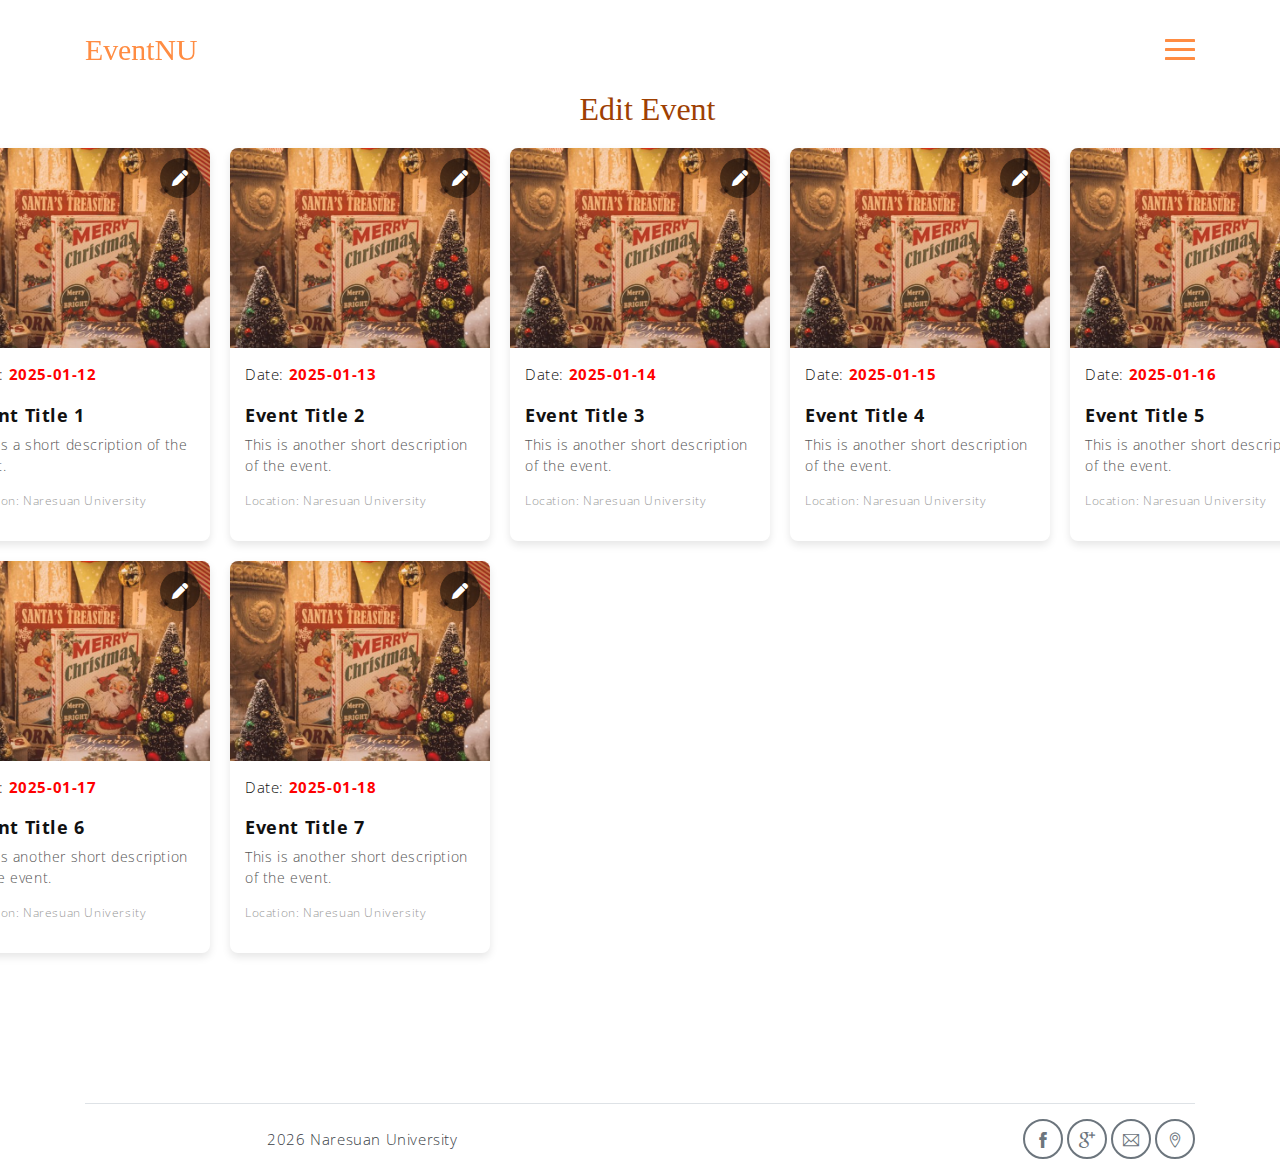
<file: eventEdit.html>
<!DOCTYPE html>
<html lang="en">

<head>
    <meta charset="utf-8">
    <meta name="viewport" content="width=device-width, initial-scale=1, shrink-to-fit=no">
    <meta name="description" content="Start your development with Meyawo landing page.">
    <meta name="author" content="Devcrud">
    <title>EventNU</title>
    <!-- font icons -->
    <link rel="stylesheet" href="assets/vendors/themify-icons/css/themify-icons.css">
    <!-- meyao -->
    <link rel="stylesheet" href="assets/css/meyawo.css">
    <!-- font-awesome icons-->
    <link rel="stylesheet" href="https://cdnjs.cloudflare.com/ajax/libs/font-awesome/5.15.3/css/all.min.css">
    <link rel="stylesheet" href="https://cdnjs.cloudflare.com/ajax/libs/font-awesome/6.0.0-beta3/css/all.min.css">
    <!-- Bootstrap icons-->
    <link rel="stylesheet" href="https://cdn.jsdelivr.net/npm/bootstrap-icons/font/bootstrap-icons.css">
    <!-- Material icons-->
    <link rel="stylesheet" href="https://fonts.googleapis.com/icon?family=Material+Icons">

</head>

<body data-spy="scroll" data-target=".navbar" data-offset="40" id="home">

    <!-- Page Navbar -->
    <nav class="custom-navbar" data-spy="affix" data-offset-top="20">
        <div class="container">
            <a class="logo" style="color: #ff8c42;" href="index.html">EventNU</a>
            <ul class="nav">
                <li class="item">
                    <a class="link" style="color: gray;" href="index.html">Home</a>
                </li>
                <li class="item">
                    <a class="link" style="color: gray;" href="calendar.html">Calendar</a>
                </li>
                <li class="item">
                    <a class="link" style="color: gray;" href="favorite.html">Favorite</a>
                </li>
                <li class="item">
                    <a class="link" style="color: gray;" href="layout.html">Layout</a>
                </li>
                <li class="item">
                    <a class="link" style="color: gray;" href="setting.html">Setting</a>
                </li>
                <li class="item ml-md-3">
                    <a href="components.html" class="btn btn-primary">Components</a>
                </li>
            </ul>
            <a href="javascript:void(0)" id="nav-toggle" class="hamburger hamburger--elastic">
                <div class="hamburger-box">
                    <div class="hamburger-inner"></div>
                    <div class="hamburger-inner"></div>
                    <div class="hamburger-inner"></div>
                </div>
            </a>
        </div>
    </nav><!-- End of Page Navbar -->

    <!-- Favorite Section -->
    <section class="favorite-section" style="margin-top: 70px;">
        <h3 class="section-title">Edit Event</h3> 
        <div class="event-grid" id="eventGrid">
            <!-- Event cards will be generated here dynamically -->
        </div>

        <div id="editModal" class="edit-modal">
            <div class="edit-modal-content">
                <span class="close-btn" onclick="closeModal()">&times;</span>
                <h3>Edit Event</h3>
                <form onsubmit="saveEdit(event)">
                    <!-- Hidden input to store event index -->
                    <input type="hidden" id="eventIndex">
                    
                    <!-- Title -->
                    <label for="eventTitle">Event Title:</label>
                    <input type="text" id="eventTitle" placeholder="Enter event title"> <br/>
        
                    <!-- Description -->
                    <label for="eventDescription">Event Description:</label> <br/>
                    <textarea id="eventDescription" placeholder="Enter event description"></textarea> <br/>
        
                    <!-- Date -->
                    <label for="eventDate">Event Date:</label>
                    <input type="date" id="eventDate"> <br/>
        
                    <!-- Time -->
                    <label for="eventTime">Event Time:</label>
                    <input type="time" id="eventTime"> <br/>
        
                    <!-- Location -->
                    <label for="eventLocation">Event Location:</label>
                    <input type="text" id="eventLocation" placeholder="Enter event location"> <br/>
        
                    <!-- Status -->
                    <label for="eventStatus">Event Status:</label>
                    <select id="eventStatus">
                        <option value="Pending">Pending</option>
                        <option value="Approved">Approved</option>
                        <option value="Rejected">Rejected</option>
                    </select> <br/>
        
                    <!-- Type -->
                    <label for="eventType">Event Type:</label>
                    <select id="eventType" onchange="toggleFeeField()">
                        <option value="Free">Free</option>
                        <option value="Paid">Paid</option>
                    </select> <br/>
        
                    <!-- Fee (Conditional) -->
                    <div id="feeContainer" style="display: none;">
                        <label for="eventFee">Event Fee:</label>
                        <input type="number" id="eventFee" placeholder="Enter event fee" min="0" step="0.01"> <br/>
                    </div>
        
                    <!-- Organizer ID -->
                    <label for="organizerId">Organizer ID:</label>
                    <input type="text" id="organizerId" placeholder="Enter organizer ID"> <br/>
        
                    <!-- Save Button -->
                    <button class="btn btn-primary" type="submit">Save</button>
                </form>
            </div>
        </div>
        
        </div>
    </section>
    <!-- End Favorite Section -->


    <!-- footer -->
    <div class="container">
        <footer class="footer" style="margin-top: 50px">
            <p class="mb-0">
                <script>document.write(new Date().getFullYear())</script>
                <a href="https://www.nu.ac.th/">Naresuan University</a>
            </p>
            <div class="social-links text-right m-auto ml-sm-auto">
                <a href="https://www.facebook.com/nu.university" class="link"><i class="ti-facebook"></i></a>
                <a href="https://www.nu.ac.th/" class="link"><i class="ti-google"></i></a>
                <a href="https://www.nu.ac.th/?page_id=5013" class="link"><i class="ti-email"></i></a>
                <a href="https://www.google.com/maps?q=Naresuan+University" class="link" target="_blank"><i
                        class="ti-location-pin"></i>
            </div>
        </footer>
    </div> <!-- end of page footer -->

    <!-- core  -->
    <script src="assets/vendors/jquery/jquery-3.4.1.js"></script>
    <script src="assets/vendors/bootstrap/bootstrap.bundle.js"></script>

    <!-- bootstrap 3 affix -->
    <script src="assets/vendors/bootstrap/bootstrap.affix.js"></script>

    <!-- Meyawo js -->
    <script src="assets/js/meyawo.js"></script>
    <!-- event date -->
    <script src="assets/js/ืdate.js"></script>
    <!-- select faclty -->
    <script src="assets/js/faculty.js"></script>
    <!-- star -->
    <script src="assets/js/star.js"></script>

    <!-- Script to generate event cards dynamically -->
    <script>
        const events = [
            {
                image: 'assets/imgs/chrismas.jpeg',
                date: '2025-01-12',
                title: 'Event Title 1',
                description: 'This is a short description of the event.',
                location: 'Naresuan University'
            },
            {
                image: 'assets/imgs/chrismas.jpeg',
                date: '2025-01-13',
                title: 'Event Title 2',
                description: 'This is another short description of the event.',
                location: 'Naresuan University'
            },
            {
                image: 'assets/imgs/chrismas.jpeg',
                date: '2025-01-14',
                title: 'Event Title 3',
                description: 'This is another short description of the event.',
                location: 'Naresuan University'
            },
            {
                image: 'assets/imgs/chrismas.jpeg',
                date: '2025-01-15',
                title: 'Event Title 4',
                description: 'This is another short description of the event.',
                location: 'Naresuan University'
            },
            {
                image: 'assets/imgs/chrismas.jpeg',
                date: '2025-01-16',
                title: 'Event Title 5',
                description: 'This is another short description of the event.',
                location: 'Naresuan University'
            },
            {
                image: 'assets/imgs/chrismas.jpeg',
                date: '2025-01-17',
                title: 'Event Title 6',
                description: 'This is another short description of the event.',
                location: 'Naresuan University'
            },
            {
                image: 'assets/imgs/chrismas.jpeg',
                date: '2025-01-18',
                title: 'Event Title 7',
                description: 'This is another short description of the event.',
                location: 'Naresuan University'
            },
            // Add more event objects as needed
        ];

        function generateEventCards() {
            const eventGrid = document.getElementById('eventGrid');
            eventGrid.innerHTML = '';

            events.forEach((event, index) => {
                const eventCard = document.createElement('div');
                eventCard.classList.add('event-card');

                eventCard.innerHTML = `
                    <div class="event-picture-container">
                        <div class="edit-icon-container">
                            <i class="fas fa-pen" onclick="openModal(${index})" title="Edit Event"></i>
                        </div>
                        <img src="${event.image}" alt="Event Image" class="event-picture">
                    </div>
                    <div class="event-details">
                        <p class="event-date">Date: <span class="event-date-red">${event.date}</span></p>
                        <p class="event-title">${event.title}</p>
                        <p class="event-description">${event.description}</p>
                        <p class="event-location"><span class="icon pin"></span> Location: ${event.location}</p>
                    </div>
                `;

                eventGrid.appendChild(eventCard);
            });
        }

        document.addEventListener('DOMContentLoaded', generateEventCards);
    </script>

</body>

</html>
</file>
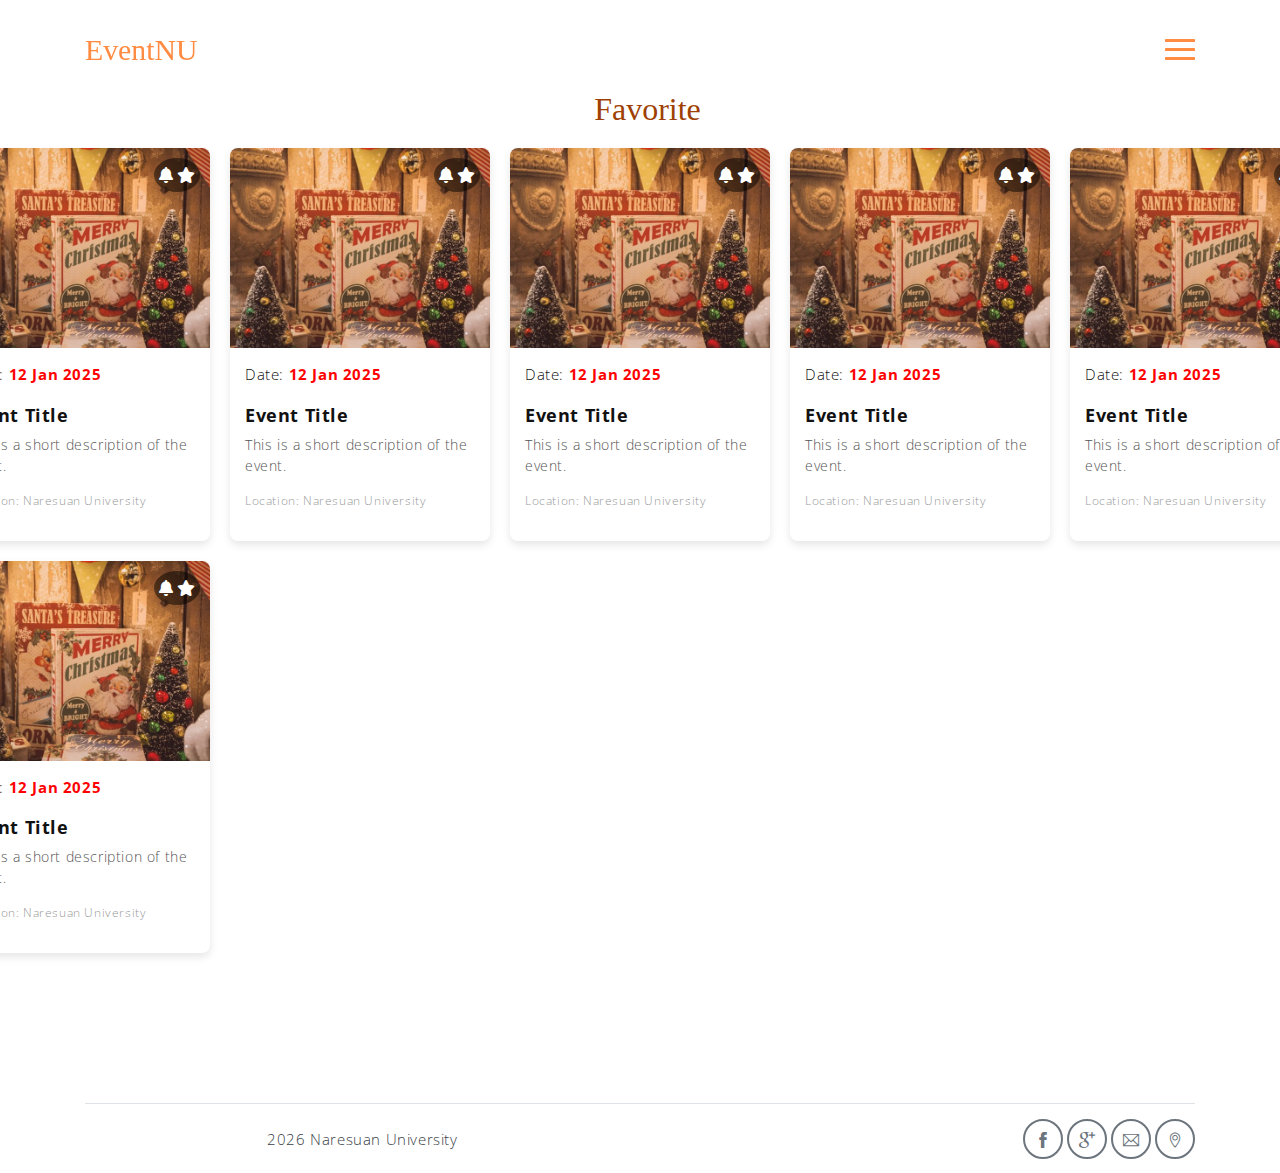
<file: favorite.html>
<!DOCTYPE html>
<html lang="en">

<head>
    <meta charset="utf-8">
    <meta name="viewport" content="width=device-width, initial-scale=1, shrink-to-fit=no">
    <meta name="description" content="Start your development with Meyawo landing page.">
    <meta name="author" content="Devcrud">
    <title>EventNU</title>
    <!-- font icons -->
    <link rel="stylesheet" href="assets/vendors/themify-icons/css/themify-icons.css">
    <!-- meyao -->
    <link rel="stylesheet" href="assets/css/meyawo.css">
    <!-- font-awesome icons-->
    <link rel="stylesheet" href="https://cdnjs.cloudflare.com/ajax/libs/font-awesome/5.15.3/css/all.min.css">
    <link rel="stylesheet" href="https://cdnjs.cloudflare.com/ajax/libs/font-awesome/6.0.0-beta3/css/all.min.css">
    <!-- Bootstrap icons-->
    <link rel="stylesheet" href="https://cdn.jsdelivr.net/npm/bootstrap-icons/font/bootstrap-icons.css">
    <!-- Material icons-->
    <link rel="stylesheet" href="https://fonts.googleapis.com/icon?family=Material+Icons">

</head>

<body data-spy="scroll" data-target=".navbar" data-offset="40" id="home">

    <!-- Page Navbar -->
    <nav class="custom-navbar" data-spy="affix" data-offset-top="20">
        <div class="container">
            <a class="logo" style="color: #ff8c42;" href="index.html">EventNU</a>
            <ul class="nav">
                <li class="item">
                    <a class="link" style="color: gray;" href="index.html">Home</a>
                </li>
                <li class="item">
                    <a class="link" style="color: gray;" href="calendar.html">Calendar</Details></a>
                </li>
                <li class="item">
                    <a class="link" style="color: gray;" href="favorite.html">Favorite</a>
                </li>
                <li class="item">
                    <a class="link" style="color: gray;" href="layout.html">Layout</a>
                </li>
                <li class="item">
                    <a class="link" style="color: gray;" href="setting.html">Setting</a>
                </li>
                <li class="item ml-md-3">
                    <a href="components.html" class="btn btn-primary">Components</a>
                </li>
            </ul>
            <a href="javascript:void(0)" id="nav-toggle" class="hamburger hamburger--elastic">
                <div class="hamburger-box">
                    <div class="hamburger-inner"></div>
                    <div class="hamburger-inner"></div>
                    <div class="hamburger-inner"></div>
                </div>
            </a>
        </div>
    </nav><!-- End of Page Navbar -->

    <!-- Favorite Section -->
    <section class="favorite-section" style="margin-top: 70px;">
        <h3 class="section-title">Favorite</h3> 
        <div class="event-grid">
            <div class="event-card">
                <div class="event-picture-container">
                    <div class="icon-container">
                        <i class="fas fa-bell" onclick="toggleBell(this)" title="Notifications"></i>
                        <i class="fas fa-star" onclick="toggleStar(this)" title="Favorite"></i>
                    </div>
                    <img src="assets/imgs/chrismas.jpeg" alt="Event Image" class="event-picture">
                </div>
                <div class="event-details">
                    <p class="event-date">Date: <span class="event-date-red">12 Jan 2025</span></p>
                    <p class="event-title">Event Title</p>
                    <p class="event-description">This is a short description of the event.</p>
                    <p class="event-location"><span class="icon pin"></span> Location: Naresuan University</p>
                </div>
            </div>
            <div class="event-card">
                <div class="event-picture-container">
                    <div class="icon-container">
                        <i class="fas fa-bell" onclick="toggleBell(this)" title="Notifications"></i>
                        <i class="fas fa-star" onclick="toggleStar(this)" title="Favorite"></i>
                    </div>
                    <img src="assets/imgs/chrismas.jpeg" alt="Event Image" class="event-picture">
                </div>
                <div class="event-details">
                    <p class="event-date">Date: <span class="event-date-red">12 Jan 2025</span></p>
                    <p class="event-title">Event Title</p>
                    <p class="event-description">This is a short description of the event.</p>
                    <p class="event-location"><span class="icon pin"></span> Location: Naresuan University</p>
                </div>
            </div>
            <div class="event-card">
                <div class="event-picture-container">
                    <div class="icon-container">
                        <i class="fas fa-bell" onclick="toggleBell(this)" title="Notifications"></i>
                        <i class="fas fa-star" onclick="toggleStar(this)" title="Favorite"></i>
                    </div>
                    <img src="assets/imgs/chrismas.jpeg" alt="Event Image" class="event-picture">
                </div>
                <div class="event-details">
                    <p class="event-date">Date: <span class="event-date-red">12 Jan 2025</span></p>
                    <p class="event-title">Event Title</p>
                    <p class="event-description">This is a short description of the event.</p>
                    <p class="event-location"><span class="icon pin"></span> Location: Naresuan University</p>
                </div>
            </div>
            <div class="event-card">
                <div class="event-picture-container">
                    <div class="icon-container">
                        <i class="fas fa-bell" onclick="toggleBell(this)" title="Notifications"></i>
                        <i class="fas fa-star" onclick="toggleStar(this)" title="Favorite"></i>
                    </div>
                    <img src="assets/imgs/chrismas.jpeg" alt="Event Image" class="event-picture">
                </div>
                <div class="event-details">
                    <p class="event-date">Date: <span class="event-date-red">12 Jan 2025</span></p>
                    <p class="event-title">Event Title</p>
                    <p class="event-description">This is a short description of the event.</p>
                    <p class="event-location"><span class="icon pin"></span> Location: Naresuan University</p>
                </div>
            </div>
            <div class="event-card">
                <div class="event-picture-container">
                    <div class="icon-container">
                        <i class="fas fa-bell" onclick="toggleBell(this)" title="Notifications"></i>
                        <i class="fas fa-star" onclick="toggleStar(this)" title="Favorite"></i>
                    </div>
                    <img src="assets/imgs/chrismas.jpeg" alt="Event Image" class="event-picture">
                </div>
                <div class="event-details">
                    <p class="event-date">Date: <span class="event-date-red">12 Jan 2025</span></p>
                    <p class="event-title">Event Title</p>
                    <p class="event-description">This is a short description of the event.</p>
                    <p class="event-location"><span class="icon pin"></span> Location: Naresuan University</p>
                </div>
            </div>
            <div class="event-card">
                <div class="event-picture-container">
                    <div class="icon-container">
                        <i class="fas fa-bell" onclick="toggleBell(this)" title="Notifications"></i>
                        <i class="fas fa-star" onclick="toggleStar(this)" title="Favorite"></i>
                    </div>
                    <img src="assets/imgs/chrismas.jpeg" alt="Event Image" class="event-picture">
                </div>
                <div class="event-details">
                    <p class="event-date">Date: <span class="event-date-red">12 Jan 2025</span></p>
                    <p class="event-title">Event Title</p>
                    <p class="event-description">This is a short description of the event.</p>
                    <p class="event-location"><span class="icon pin"></span> Location: Naresuan University</p>
                </div>
            </div>
        </div>
    </section>
    <!-- End Favorite Section -->


    <!-- footer -->
    <div class="container">
        <footer class="footer" style="margin-top: 50px">
            <p class="mb-0">
                <script>document.write(new Date().getFullYear())</script>
                <a href="https://www.nu.ac.th/">Naresuan University</a>
            </p>
            <div class="social-links text-right m-auto ml-sm-auto">
                <a href="https://www.facebook.com/nu.university" class="link"><i class="ti-facebook"></i></a>
                <a href="https://www.nu.ac.th/" class="link"><i class="ti-google"></i></a>
                <a href="https://www.nu.ac.th/?page_id=5013" class="link"><i class="ti-email"></i></a>
                <a href="https://www.google.com/maps?q=Naresuan+University" class="link" target="_blank"><i
                        class="ti-location-pin"></i>
            </div>
        </footer>
    </div> <!-- end of page footer -->

    <!-- core  -->
    <script src="assets/vendors/jquery/jquery-3.4.1.js"></script>
    <script src="assets/vendors/bootstrap/bootstrap.bundle.js"></script>

    <!-- bootstrap 3 affix -->
    <script src="assets/vendors/bootstrap/bootstrap.affix.js"></script>

    <!-- Meyawo js -->
    <script src="assets/js/meyawo.js"></script>
    <!-- event date -->
    <script src="assets/js/ืdate.js"></script>
    <!-- select faclty -->
    <script src="assets/js/faculty.js"></script>
    <!-- star -->
    <script src="assets/js/star.js"></script>

</body>

</html>
</file>
<file: assets/vendors/themify-icons/css/themify-icons.css>
@font-face {
	font-family: 'themify';
	src:url("../fonts/themify.eot?-fvbane");
	src:url("../fonts/themify.eot?#iefix-fvbane") format("embedded-opentype"),
		url("../fonts/themify.woff?-fvbane") format("woff"),
		url("../fonts/themify.ttf?-fvbane") format("truetype"),
		url("../fonts/themify.svg?-fvbane#themify") format("svg");
	font-weight: normal;
	font-style: normal;
}

[class^="ti-"], [class*=" ti-"] {
	font-family: 'themify';
	speak: none;
	font-style: normal;
	font-weight: normal;
	font-variant: normal;
	text-transform: none;
	line-height: 1;

	/* Better Font Rendering =========== */
	-webkit-font-smoothing: antialiased;
	-moz-osx-font-smoothing: grayscale;
}

.ti-wand:before {
	content: "\e600";
}
.ti-volume:before {
	content: "\e601";
}
.ti-user:before {
	content: "\e602";
}
.ti-unlock:before {
	content: "\e603";
}
.ti-unlink:before {
	content: "\e604";
}
.ti-trash:before {
	content: "\e605";
}
.ti-thought:before {
	content: "\e606";
}
.ti-target:before {
	content: "\e607";
}
.ti-tag:before {
	content: "\e608";
}
.ti-tablet:before {
	content: "\e609";
}
.ti-star:before {
	content: "\e60a";
}
.ti-spray:before {
	content: "\e60b";
}
.ti-signal:before {
	content: "\e60c";
}
.ti-shopping-cart:before {
	content: "\e60d";
}
.ti-shopping-cart-full:before {
	content: "\e60e";
}
.ti-settings:before {
	content: "\e60f";
}
.ti-search:before {
	content: "\e610";
}
.ti-zoom-in:before {
	content: "\e611";
}
.ti-zoom-out:before {
	content: "\e612";
}
.ti-cut:before {
	content: "\e613";
}
.ti-ruler:before {
	content: "\e614";
}
.ti-ruler-pencil:before {
	content: "\e615";
}
.ti-ruler-alt:before {
	content: "\e616";
}
.ti-bookmark:before {
	content: "\e617";
}
.ti-bookmark-alt:before {
	content: "\e618";
}
.ti-reload:before {
	content: "\e619";
}
.ti-plus:before {
	content: "\e61a";
}
.ti-pin:before {
	content: "\e61b";
}
.ti-pencil:before {
	content: "\e61c";
}
.ti-pencil-alt:before {
	content: "\e61d";
}
.ti-paint-roller:before {
	content: "\e61e";
}
.ti-paint-bucket:before {
	content: "\e61f";
}
.ti-na:before {
	content: "\e620";
}
.ti-mobile:before {
	content: "\e621";
}
.ti-minus:before {
	content: "\e622";
}
.ti-medall:before {
	content: "\e623";
}
.ti-medall-alt:before {
	content: "\e624";
}
.ti-marker:before {
	content: "\e625";
}
.ti-marker-alt:before {
	content: "\e626";
}
.ti-arrow-up:before {
	content: "\e627";
}
.ti-arrow-right:before {
	content: "\e628";
}
.ti-arrow-left:before {
	content: "\e629";
}
.ti-arrow-down:before {
	content: "\e62a";
}
.ti-lock:before {
	content: "\e62b";
}
.ti-location-arrow:before {
	content: "\e62c";
}
.ti-link:before {
	content: "\e62d";
}
.ti-layout:before {
	content: "\e62e";
}
.ti-layers:before {
	content: "\e62f";
}
.ti-layers-alt:before {
	content: "\e630";
}
.ti-key:before {
	content: "\e631";
}
.ti-import:before {
	content: "\e632";
}
.ti-image:before {
	content: "\e633";
}
.ti-heart:before {
	content: "\e634";
}
.ti-heart-broken:before {
	content: "\e635";
}
.ti-hand-stop:before {
	content: "\e636";
}
.ti-hand-open:before {
	content: "\e637";
}
.ti-hand-drag:before {
	content: "\e638";
}
.ti-folder:before {
	content: "\e639";
}
.ti-flag:before {
	content: "\e63a";
}
.ti-flag-alt:before {
	content: "\e63b";
}
.ti-flag-alt-2:before {
	content: "\e63c";
}
.ti-eye:before {
	content: "\e63d";
}
.ti-export:before {
	content: "\e63e";
}
.ti-exchange-vertical:before {
	content: "\e63f";
}
.ti-desktop:before {
	content: "\e640";
}
.ti-cup:before {
	content: "\e641";
}
.ti-crown:before {
	content: "\e642";
}
.ti-comments:before {
	content: "\e643";
}
.ti-comment:before {
	content: "\e644";
}
.ti-comment-alt:before {
	content: "\e645";
}
.ti-close:before {
	content: "\e646";
}
.ti-clip:before {
	content: "\e647";
}
.ti-angle-up:before {
	content: "\e648";
}
.ti-angle-right:before {
	content: "\e649";
}
.ti-angle-left:before {
	content: "\e64a";
}
.ti-angle-down:before {
	content: "\e64b";
}
.ti-check:before {
	content: "\e64c";
}
.ti-check-box:before {
	content: "\e64d";
}
.ti-camera:before {
	content: "\e64e";
}
.ti-announcement:before {
	content: "\e64f";
}
.ti-brush:before {
	content: "\e650";
}
.ti-briefcase:before {
	content: "\e651";
}
.ti-bolt:before {
	content: "\e652";
}
.ti-bolt-alt:before {
	content: "\e653";
}
.ti-blackboard:before {
	content: "\e654";
}
.ti-bag:before {
	content: "\e655";
}
.ti-move:before {
	content: "\e656";
}
.ti-arrows-vertical:before {
	content: "\e657";
}
.ti-arrows-horizontal:before {
	content: "\e658";
}
.ti-fullscreen:before {
	content: "\e659";
}
.ti-arrow-top-right:before {
	content: "\e65a";
}
.ti-arrow-top-left:before {
	content: "\e65b";
}
.ti-arrow-circle-up:before {
	content: "\e65c";
}
.ti-arrow-circle-right:before {
	content: "\e65d";
}
.ti-arrow-circle-left:before {
	content: "\e65e";
}
.ti-arrow-circle-down:before {
	content: "\e65f";
}
.ti-angle-double-up:before {
	content: "\e660";
}
.ti-angle-double-right:before {
	content: "\e661";
}
.ti-angle-double-left:before {
	content: "\e662";
}
.ti-angle-double-down:before {
	content: "\e663";
}
.ti-zip:before {
	content: "\e664";
}
.ti-world:before {
	content: "\e665";
}
.ti-wheelchair:before {
	content: "\e666";
}
.ti-view-list:before {
	content: "\e667";
}
.ti-view-list-alt:before {
	content: "\e668";
}
.ti-view-grid:before {
	content: "\e669";
}
.ti-uppercase:before {
	content: "\e66a";
}
.ti-upload:before {
	content: "\e66b";
}
.ti-underline:before {
	content: "\e66c";
}
.ti-truck:before {
	content: "\e66d";
}
.ti-timer:before {
	content: "\e66e";
}
.ti-ticket:before {
	content: "\e66f";
}
.ti-thumb-up:before {
	content: "\e670";
}
.ti-thumb-down:before {
	content: "\e671";
}
.ti-text:before {
	content: "\e672";
}
.ti-stats-up:before {
	content: "\e673";
}
.ti-stats-down:before {
	content: "\e674";
}
.ti-split-v:before {
	content: "\e675";
}
.ti-split-h:before {
	content: "\e676";
}
.ti-smallcap:before {
	content: "\e677";
}
.ti-shine:before {
	content: "\e678";
}
.ti-shift-right:before {
	content: "\e679";
}
.ti-shift-left:before {
	content: "\e67a";
}
.ti-shield:before {
	content: "\e67b";
}
.ti-notepad:before {
	content: "\e67c";
}
.ti-server:before {
	content: "\e67d";
}
.ti-quote-right:before {
	content: "\e67e";
}
.ti-quote-left:before {
	content: "\e67f";
}
.ti-pulse:before {
	content: "\e680";
}
.ti-printer:before {
	content: "\e681";
}
.ti-power-off:before {
	content: "\e682";
}
.ti-plug:before {
	content: "\e683";
}
.ti-pie-chart:before {
	content: "\e684";
}
.ti-paragraph:before {
	content: "\e685";
}
.ti-panel:before {
	content: "\e686";
}
.ti-package:before {
	content: "\e687";
}
.ti-music:before {
	content: "\e688";
}
.ti-music-alt:before {
	content: "\e689";
}
.ti-mouse:before {
	content: "\e68a";
}
.ti-mouse-alt:before {
	content: "\e68b";
}
.ti-money:before {
	content: "\e68c";
}
.ti-microphone:before {
	content: "\e68d";
}
.ti-menu:before {
	content: "\e68e";
}
.ti-menu-alt:before {
	content: "\e68f";
}
.ti-map:before {
	content: "\e690";
}
.ti-map-alt:before {
	content: "\e691";
}
.ti-loop:before {
	content: "\e692";
}
.ti-location-pin:before {
	content: "\e693";
}
.ti-list:before {
	content: "\e694";
}
.ti-light-bulb:before {
	content: "\e695";
}
.ti-Italic:before {
	content: "\e696";
}
.ti-info:before {
	content: "\e697";
}
.ti-infinite:before {
	content: "\e698";
}
.ti-id-badge:before {
	content: "\e699";
}
.ti-hummer:before {
	content: "\e69a";
}
.ti-home:before {
	content: "\e69b";
}
.ti-help:before {
	content: "\e69c";
}
.ti-headphone:before {
	content: "\e69d";
}
.ti-harddrives:before {
	content: "\e69e";
}
.ti-harddrive:before {
	content: "\e69f";
}
.ti-gift:before {
	content: "\e6a0";
}
.ti-game:before {
	content: "\e6a1";
}
.ti-filter:before {
	content: "\e6a2";
}
.ti-files:before {
	content: "\e6a3";
}
.ti-file:before {
	content: "\e6a4";
}
.ti-eraser:before {
	content: "\e6a5";
}
.ti-envelope:before {
	content: "\e6a6";
}
.ti-download:before {
	content: "\e6a7";
}
.ti-direction:before {
	content: "\e6a8";
}
.ti-direction-alt:before {
	content: "\e6a9";
}
.ti-dashboard:before {
	content: "\e6aa";
}
.ti-control-stop:before {
	content: "\e6ab";
}
.ti-control-shuffle:before {
	content: "\e6ac";
}
.ti-control-play:before {
	content: "\e6ad";
}
.ti-control-pause:before {
	content: "\e6ae";
}
.ti-control-forward:before {
	content: "\e6af";
}
.ti-control-backward:before {
	content: "\e6b0";
}
.ti-cloud:before {
	content: "\e6b1";
}
.ti-cloud-up:before {
	content: "\e6b2";
}
.ti-cloud-down:before {
	content: "\e6b3";
}
.ti-clipboard:before {
	content: "\e6b4";
}
.ti-car:before {
	content: "\e6b5";
}
.ti-calendar:before {
	content: "\e6b6";
}
.ti-book:before {
	content: "\e6b7";
}
.ti-bell:before {
	content: "\e6b8";
}
.ti-basketball:before {
	content: "\e6b9";
}
.ti-bar-chart:before {
	content: "\e6ba";
}
.ti-bar-chart-alt:before {
	content: "\e6bb";
}
.ti-back-right:before {
	content: "\e6bc";
}
.ti-back-left:before {
	content: "\e6bd";
}
.ti-arrows-corner:before {
	content: "\e6be";
}
.ti-archive:before {
	content: "\e6bf";
}
.ti-anchor:before {
	content: "\e6c0";
}
.ti-align-right:before {
	content: "\e6c1";
}
.ti-align-left:before {
	content: "\e6c2";
}
.ti-align-justify:before {
	content: "\e6c3";
}
.ti-align-center:before {
	content: "\e6c4";
}
.ti-alert:before {
	content: "\e6c5";
}
.ti-alarm-clock:before {
	content: "\e6c6";
}
.ti-agenda:before {
	content: "\e6c7";
}
.ti-write:before {
	content: "\e6c8";
}
.ti-window:before {
	content: "\e6c9";
}
.ti-widgetized:before {
	content: "\e6ca";
}
.ti-widget:before {
	content: "\e6cb";
}
.ti-widget-alt:before {
	content: "\e6cc";
}
.ti-wallet:before {
	content: "\e6cd";
}
.ti-video-clapper:before {
	content: "\e6ce";
}
.ti-video-camera:before {
	content: "\e6cf";
}
.ti-vector:before {
	content: "\e6d0";
}
.ti-themify-logo:before {
	content: "\e6d1";
}
.ti-themify-favicon:before {
	content: "\e6d2";
}
.ti-themify-favicon-alt:before {
	content: "\e6d3";
}
.ti-support:before {
	content: "\e6d4";
}
.ti-stamp:before {
	content: "\e6d5";
}
.ti-split-v-alt:before {
	content: "\e6d6";
}
.ti-slice:before {
	content: "\e6d7";
}
.ti-shortcode:before {
	content: "\e6d8";
}
.ti-shift-right-alt:before {
	content: "\e6d9";
}
.ti-shift-left-alt:before {
	content: "\e6da";
}
.ti-ruler-alt-2:before {
	content: "\e6db";
}
.ti-receipt:before {
	content: "\e6dc";
}
.ti-pin2:before {
	content: "\e6dd";
}
.ti-pin-alt:before {
	content: "\e6de";
}
.ti-pencil-alt2:before {
	content: "\e6df";
}
.ti-palette:before {
	content: "\e6e0";
}
.ti-more:before {
	content: "\e6e1";
}
.ti-more-alt:before {
	content: "\e6e2";
}
.ti-microphone-alt:before {
	content: "\e6e3";
}
.ti-magnet:before {
	content: "\e6e4";
}
.ti-line-double:before {
	content: "\e6e5";
}
.ti-line-dotted:before {
	content: "\e6e6";
}
.ti-line-dashed:before {
	content: "\e6e7";
}
.ti-layout-width-full:before {
	content: "\e6e8";
}
.ti-layout-width-default:before {
	content: "\e6e9";
}
.ti-layout-width-default-alt:before {
	content: "\e6ea";
}
.ti-layout-tab:before {
	content: "\e6eb";
}
.ti-layout-tab-window:before {
	content: "\e6ec";
}
.ti-layout-tab-v:before {
	content: "\e6ed";
}
.ti-layout-tab-min:before {
	content: "\e6ee";
}
.ti-layout-slider:before {
	content: "\e6ef";
}
.ti-layout-slider-alt:before {
	content: "\e6f0";
}
.ti-layout-sidebar-right:before {
	content: "\e6f1";
}
.ti-layout-sidebar-none:before {
	content: "\e6f2";
}
.ti-layout-sidebar-left:before {
	content: "\e6f3";
}
.ti-layout-placeholder:before {
	content: "\e6f4";
}
.ti-layout-menu:before {
	content: "\e6f5";
}
.ti-layout-menu-v:before {
	content: "\e6f6";
}
.ti-layout-menu-separated:before {
	content: "\e6f7";
}
.ti-layout-menu-full:before {
	content: "\e6f8";
}
.ti-layout-media-right-alt:before {
	content: "\e6f9";
}
.ti-layout-media-right:before {
	content: "\e6fa";
}
.ti-layout-media-overlay:before {
	content: "\e6fb";
}
.ti-layout-media-overlay-alt:before {
	content: "\e6fc";
}
.ti-layout-media-overlay-alt-2:before {
	content: "\e6fd";
}
.ti-layout-media-left-alt:before {
	content: "\e6fe";
}
.ti-layout-media-left:before {
	content: "\e6ff";
}
.ti-layout-media-center-alt:before {
	content: "\e700";
}
.ti-layout-media-center:before {
	content: "\e701";
}
.ti-layout-list-thumb:before {
	content: "\e702";
}
.ti-layout-list-thumb-alt:before {
	content: "\e703";
}
.ti-layout-list-post:before {
	content: "\e704";
}
.ti-layout-list-large-image:before {
	content: "\e705";
}
.ti-layout-line-solid:before {
	content: "\e706";
}
.ti-layout-grid4:before {
	content: "\e707";
}
.ti-layout-grid3:before {
	content: "\e708";
}
.ti-layout-grid2:before {
	content: "\e709";
}
.ti-layout-grid2-thumb:before {
	content: "\e70a";
}
.ti-layout-cta-right:before {
	content: "\e70b";
}
.ti-layout-cta-left:before {
	content: "\e70c";
}
.ti-layout-cta-center:before {
	content: "\e70d";
}
.ti-layout-cta-btn-right:before {
	content: "\e70e";
}
.ti-layout-cta-btn-left:before {
	content: "\e70f";
}
.ti-layout-column4:before {
	content: "\e710";
}
.ti-layout-column3:before {
	content: "\e711";
}
.ti-layout-column2:before {
	content: "\e712";
}
.ti-layout-accordion-separated:before {
	content: "\e713";
}
.ti-layout-accordion-merged:before {
	content: "\e714";
}
.ti-layout-accordion-list:before {
	content: "\e715";
}
.ti-ink-pen:before {
	content: "\e716";
}
.ti-info-alt:before {
	content: "\e717";
}
.ti-help-alt:before {
	content: "\e718";
}
.ti-headphone-alt:before {
	content: "\e719";
}
.ti-hand-point-up:before {
	content: "\e71a";
}
.ti-hand-point-right:before {
	content: "\e71b";
}
.ti-hand-point-left:before {
	content: "\e71c";
}
.ti-hand-point-down:before {
	content: "\e71d";
}
.ti-gallery:before {
	content: "\e71e";
}
.ti-face-smile:before {
	content: "\e71f";
}
.ti-face-sad:before {
	content: "\e720";
}
.ti-credit-card:before {
	content: "\e721";
}
.ti-control-skip-forward:before {
	content: "\e722";
}
.ti-control-skip-backward:before {
	content: "\e723";
}
.ti-control-record:before {
	content: "\e724";
}
.ti-control-eject:before {
	content: "\e725";
}
.ti-comments-smiley:before {
	content: "\e726";
}
.ti-brush-alt:before {
	content: "\e727";
}
.ti-youtube:before {
	content: "\e728";
}
.ti-vimeo:before {
	content: "\e729";
}
.ti-twitter:before {
	content: "\e72a";
}
.ti-time:before {
	content: "\e72b";
}
.ti-tumblr:before {
	content: "\e72c";
}
.ti-skype:before {
	content: "\e72d";
}
.ti-share:before {
	content: "\e72e";
}
.ti-share-alt:before {
	content: "\e72f";
}
.ti-rocket:before {
	content: "\e730";
}
.ti-pinterest:before {
	content: "\e731";
}
.ti-new-window:before {
	content: "\e732";
}
.ti-microsoft:before {
	content: "\e733";
}
.ti-list-ol:before {
	content: "\e734";
}
.ti-linkedin:before {
	content: "\e735";
}
.ti-layout-sidebar-2:before {
	content: "\e736";
}
.ti-layout-grid4-alt:before {
	content: "\e737";
}
.ti-layout-grid3-alt:before {
	content: "\e738";
}
.ti-layout-grid2-alt:before {
	content: "\e739";
}
.ti-layout-column4-alt:before {
	content: "\e73a";
}
.ti-layout-column3-alt:before {
	content: "\e73b";
}
.ti-layout-column2-alt:before {
	content: "\e73c";
}
.ti-instagram:before {
	content: "\e73d";
}
.ti-google:before {
	content: "\e73e";
}
.ti-github:before {
	content: "\e73f";
}
.ti-flickr:before {
	content: "\e740";
}
.ti-facebook:before {
	content: "\e741";
}
.ti-dropbox:before {
	content: "\e742";
}
.ti-dribbble:before {
	content: "\e743";
}
.ti-apple:before {
	content: "\e744";
}
.ti-android:before {
	content: "\e745";
}
.ti-save:before {
	content: "\e746";
}
.ti-save-alt:before {
	content: "\e747";
}
.ti-yahoo:before {
	content: "\e748";
}
.ti-wordpress:before {
	content: "\e749";
}
.ti-vimeo-alt:before {
	content: "\e74a";
}
.ti-twitter-alt:before {
	content: "\e74b";
}
.ti-tumblr-alt:before {
	content: "\e74c";
}
.ti-trello:before {
	content: "\e74d";
}
.ti-stack-overflow:before {
	content: "\e74e";
}
.ti-soundcloud:before {
	content: "\e74f";
}
.ti-sharethis:before {
	content: "\e750";
}
.ti-sharethis-alt:before {
	content: "\e751";
}
.ti-reddit:before {
	content: "\e752";
}
.ti-pinterest-alt:before {
	content: "\e753";
}
.ti-microsoft-alt:before {
	content: "\e754";
}
.ti-linux:before {
	content: "\e755";
}
.ti-jsfiddle:before {
	content: "\e756";
}
.ti-joomla:before {
	content: "\e757";
}
.ti-html5:before {
	content: "\e758";
}
.ti-flickr-alt:before {
	content: "\e759";
}
.ti-email:before {
	content: "\e75a";
}
.ti-drupal:before {
	content: "\e75b";
}
.ti-dropbox-alt:before {
	content: "\e75c";
}
.ti-css3:before {
	content: "\e75d";
}
.ti-rss:before {
	content: "\e75e";
}
.ti-rss-alt:before {
	content: "\e75f";
}
</file>
<file: assets/css/meyawo.css>
@charset "UTF-8";
/*!
=========================================================
* Meyawo Landing page
=========================================================

* Copyright: 2019 DevCRUD (https://devcrud.com)
* Licensed: (https://devcrud.com/licenses)
* Coded by www.devcrud.com

=========================================================

* The above copyright notice and this permission notice shall be included in all copies or substantial portions of the Software.
*/
@import url("https://fonts.googleapis.com/css?family=Baloo+Paaji|Open+Sans:300,300i,400,400i,600,600i,700,700i");

:root {
  --blue: #1e549f;
  --indigo: #695aa6;
  --purple: #6f42c1;
  --pink: #e83e8c;
  --red: #ec185d;
  --orange: #ff8c42;
  --yellow: #ffc107;
  --green: #1bb74f;
  --teal: #20c997;
  --cyan: #17a2b8;
  --white: #fff;
  --gray: #6c757d;
  --gray-dark: #393e46;
  --primary: #695aa6;
  --secondary: #393e46;
  --success: #1bb74f;
  --info: #17a2b8;
  --warning: #ff6d02;
  --danger: #ec185d;
  --light: #f8f9fa;
  --dark: #212529;
  --breakpoint-xs: 0;
  --breakpoint-sm: 576px;
  --breakpoint-md: 768px;
  --breakpoint-lg: 992px;
  --breakpoint-xl: 1200px;
  --font-family-sans-serif: "Open Sans", sans-serif;
  --font-family-monospace: SFMono-Regular, Menlo, Monaco, Consolas, "Liberation Mono", "Courier New", monospace;
}

*,
*::before,
*::after {
  box-sizing: border-box;
}

html {
  font-family: sans-serif;
  line-height: 1.15;
  -webkit-text-size-adjust: 100%;
  -webkit-tap-highlight-color: rgba(0, 0, 0, 0);
}

article,
aside,
figcaption,
figure,
footer,
header,
hgroup,
main,
nav,
section {
  display: block;
}

body {
  margin: 0;
  font-family: "Open Sans", sans-serif;
  font-size: 1rem;
  font-weight: 400;
  line-height: 1.5;
  color: #212529;
  text-align: left;
  background-color: #fff;
  justify-content: space-between;
}

[tabindex="-1"]:focus {
  outline: 0 !important;
}

hr {
  box-sizing: content-box;
  height: 0;
  overflow: visible;
}

h1,
h2,
h3,
h4,
h5,
h6 {
  margin-top: 0;
  margin-bottom: 0.5rem;
}

p {
  margin-top: 0;
  margin-bottom: 1rem;
}

abbr[title],
abbr[data-original-title] {
  text-decoration: underline;
  -webkit-text-decoration: underline dotted;
  text-decoration: underline dotted;
  cursor: help;
  border-bottom: 0;
  -webkit-text-decoration-skip-ink: none;
  text-decoration-skip-ink: none;
}

address {
  margin-bottom: 1rem;
  font-style: normal;
  line-height: inherit;
}

ol,
ul,
dl {
  margin-top: 0;
  margin-bottom: 1rem;
}

ol ol,
ul ul,
ol ul,
ul ol {
  margin-bottom: 0;
}

dt {
  font-weight: 700;
}

dd {
  margin-bottom: .5rem;
  margin-left: 0;
}

blockquote {
  margin: 0 0 1rem;
}

b,
strong {
  font-weight: bolder;
}

small {
  font-size: 80%;
}

sub,
sup {
  position: relative;
  font-size: 75%;
  line-height: 0;
  vertical-align: baseline;
}

sub {
  bottom: -.25em;
}

sup {
  top: -.5em;
}

a {
  color: #EB8826;
  text-decoration: none;
  background-color: transparent;
}

a:hover {
  color: #EB8826;
  text-decoration: none;
}

a:not([href]):not([tabindex]) {
  color: inherit;
  text-decoration: none;
}

a:not([href]):not([tabindex]):hover,
a:not([href]):not([tabindex]):focus {
  color: inherit;
  text-decoration: none;
}

a:not([href]):not([tabindex]):focus {
  outline: 0;
}

pre,
code,
kbd,
samp {
  font-family: SFMono-Regular, Menlo, Monaco, Consolas, "Liberation Mono", "Courier New", monospace;
  font-size: 1em;
}

pre {
  margin-top: 0;
  margin-bottom: 1rem;
  overflow: auto;
}

figure {
  margin: 0 0 1rem;
}

img {
  vertical-align: middle;
  border-style: none;
}

svg {
  overflow: hidden;
  vertical-align: middle;
}

table {
  border-collapse: collapse;
}

caption {
  padding-top: 0.75rem;
  padding-bottom: 0.75rem;
  color: #6c757d;
  text-align: left;
  caption-side: bottom;
}

th {
  text-align: inherit;
}

label {
  display: inline-block;
  margin-bottom: 0.5rem;
}

button {
  border-radius: 0;
}

button:focus {
  outline: 1px dotted;
  outline: 5px auto -webkit-focus-ring-color;
}

input,
button,
select,
optgroup,
textarea {
  margin: 0;
  font-family: inherit;
  font-size: inherit;
  line-height: inherit;
}

button,
input {
  overflow: visible;
}

button,
select {
  text-transform: none;
}

select {
  word-wrap: normal;
}

button,
[type="button"],
[type="reset"],
[type="submit"] {
  -webkit-appearance: button;
}

button:not(:disabled),
[type="button"]:not(:disabled),
[type="reset"]:not(:disabled),
[type="submit"]:not(:disabled) {
  cursor: pointer;
}

button::-moz-focus-inner,
[type="button"]::-moz-focus-inner,
[type="reset"]::-moz-focus-inner,
[type="submit"]::-moz-focus-inner {
  padding: 0;
  border-style: none;
}

input[type="radio"],
input[type="checkbox"] {
  box-sizing: border-box;
  padding: 0;
}

input[type="date"],
input[type="time"],
input[type="datetime-local"],
input[type="month"] {
  -webkit-appearance: listbox;
}

textarea {
  overflow: auto;
  resize: vertical;
}

fieldset {
  min-width: 0;
  padding: 0;
  margin: 0;
  border: 0;
}

legend {
  display: block;
  width: 100%;
  max-width: 100%;
  padding: 0;
  margin-bottom: .5rem;
  font-size: 1.5rem;
  line-height: inherit;
  color: inherit;
  white-space: normal;
}

progress {
  vertical-align: baseline;
}

[type="number"]::-webkit-inner-spin-button,
[type="number"]::-webkit-outer-spin-button {
  height: auto;
}

[type="search"] {
  outline-offset: -2px;
  -webkit-appearance: none;
}

[type="search"]::-webkit-search-decoration {
  -webkit-appearance: none;
}

::-webkit-file-upload-button {
  font: inherit;
  -webkit-appearance: button;
}

output {
  display: inline-block;
}

summary {
  display: list-item;
  cursor: pointer;
}

template {
  display: none;
}

[hidden] {
  display: none !important;
}

h1,
h2,
h3,
h4,
h5,
h6,
.h1,
.h2,
.h3,
.h4,
.h5,
.h6 {
  margin-bottom: 0.5rem;
  font-weight: 500;
  line-height: 1.2;
}

h1,
.h1 {
  font-size: 2.5rem;
}

h2,
.h2 {
  font-size: 2rem;
}

h3,
.h3 {
  font-size: 1.75rem;
}

h4,
.h4 {
  font-size: 1.5rem;
}

h5,
.h5 {
  font-size: 1.25rem;
}

h6,
.h6 {
  font-size: 1rem;
}

.lead {
  font-size: 1.25rem;
  font-weight: 300;
}

.display-1 {
  font-size: 6rem;
  font-weight: 300;
  line-height: 1.2;
}

.display-2 {
  font-size: 5.5rem;
  font-weight: 300;
  line-height: 1.2;
}

.display-3 {
  font-size: 4.5rem;
  font-weight: 300;
  line-height: 1.2;
}

.display-4 {
  font-size: 3.5rem;
  font-weight: 300;
  line-height: 1.2;
}

hr {
  margin-top: 1rem;
  margin-bottom: 1rem;
  border: 0;
  border-top: 1px solid rgba(0, 0, 0, 0.1);
}

small,
.small {
  font-size: 80%;
  font-weight: 400;
}

mark,
.mark {
  padding: 0.2em;
  background-color: #fcf8e3;
}

.list-unstyled {
  padding-left: 0;
  list-style: none;
}

.list-inline {
  padding-left: 0;
  list-style: none;
}

.list-inline-item {
  display: inline-block;
}

.list-inline-item:not(:last-child) {
  margin-right: 0.5rem;
}

.initialism {
  font-size: 90%;
  text-transform: uppercase;
}

.blockquote {
  margin-bottom: 1rem;
  font-size: 1.25rem;
}

.blockquote-footer {
  display: block;
  font-size: 80%;
  color: #6c757d;
}

.blockquote-footer::before {
  content: "\2014\00A0";
}

.img-fluid {
  max-width: 100%;
  height: auto;
}

.img-thumbnail {
  padding: 0.25rem;
  background-color: #fff;
  border: 1px solid #dee2e6;
  border-radius: 0.25rem;
  max-width: 100%;
  height: auto;
}

.figure {
  display: inline-block;
}

.figure-img {
  margin-bottom: 0.5rem;
  line-height: 1;
}

.figure-caption {
  font-size: 90%;
  color: #6c757d;
}

code {
  font-size: 87.5%;
  color: #e83e8c;
  word-break: break-word;
}

a>code {
  color: inherit;
}

kbd {
  padding: 0.2rem 0.4rem;
  font-size: 87.5%;
  color: #fff;
  background-color: #212529;
  border-radius: 0.2rem;
}

kbd kbd {
  padding: 0;
  font-size: 100%;
  font-weight: 700;
}

pre {
  display: block;
  font-size: 87.5%;
  color: #212529;
}

pre code {
  font-size: inherit;
  color: inherit;
  word-break: normal;
}

.pre-scrollable {
  max-height: 340px;
  overflow-y: scroll;
}

.container {
  width: 100%;
  padding-right: 15px;
  padding-left: 15px;
  margin-right: auto;
  margin-left: auto;
}

@media (min-width: 576px) {
  .container {
    max-width: 540px;
  }
}

@media (min-width: 768px) {
  .container {
    max-width: 720px;
  }
}

@media (min-width: 992px) {
  .container {
    max-width: 960px;
  }
}

@media (min-width: 1200px) {
  .container {
    max-width: 1140px;
  }
}

.container-fluid {
  width: 100%;
  padding-right: 15px;
  padding-left: 15px;
  margin-right: auto;
  margin-left: auto;
}

.row {
  display: -webkit-box;
  display: -webkit-flex;
  display: -ms-flexbox;
  display: flex;
  -webkit-flex-wrap: wrap;
  -ms-flex-wrap: wrap;
  flex-wrap: wrap;
  margin-right: -15px;
  margin-left: -15px;
}

.no-gutters {
  margin-right: 0;
  margin-left: 0;
}

.no-gutters>.col,
.no-gutters>[class*="col-"] {
  padding-right: 0;
  padding-left: 0;
}

.col-1,
.col-2,
.col-3,
.col-4,
.col-5,
.col-6,
.col-7,
.col-8,
.col-9,
.col-10,
.col-11,
.col-12,
.col,
.col-auto,
.col-sm-1,
.col-sm-2,
.col-sm-3,
.col-sm-4,
.col-sm-5,
.col-sm-6,
.col-sm-7,
.col-sm-8,
.col-sm-9,
.col-sm-10,
.col-sm-11,
.col-sm-12,
.col-sm,
.col-sm-auto,
.col-md-1,
.col-md-2,
.col-md-3,
.col-md-4,
.col-md-5,
.col-md-6,
.col-md-7,
.col-md-8,
.col-md-9,
.col-md-10,
.col-md-11,
.col-md-12,
.col-md,
.col-md-auto,
.col-lg-1,
.col-lg-2,
.col-lg-3,
.col-lg-4,
.col-lg-5,
.col-lg-6,
.col-lg-7,
.col-lg-8,
.col-lg-9,
.col-lg-10,
.col-lg-11,
.col-lg-12,
.col-lg,
.col-lg-auto,
.col-xl-1,
.col-xl-2,
.col-xl-3,
.col-xl-4,
.col-xl-5,
.col-xl-6,
.col-xl-7,
.col-xl-8,
.col-xl-9,
.col-xl-10,
.col-xl-11,
.col-xl-12,
.col-xl,
.col-xl-auto {
  position: relative;
  width: 100%;
  padding-right: 15px;
  padding-left: 15px;
}

.col {
  -webkit-flex-basis: 0;
  -ms-flex-preferred-size: 0;
  flex-basis: 0;
  -webkit-box-flex: 1;
  -webkit-flex-grow: 1;
  -ms-flex-positive: 1;
  flex-grow: 1;
  max-width: 100%;
}

.col-auto {
  -webkit-box-flex: 0;
  -webkit-flex: 0 0 auto;
  -ms-flex: 0 0 auto;
  flex: 0 0 auto;
  width: auto;
  max-width: 100%;
}

.col-1 {
  -webkit-box-flex: 0;
  -webkit-flex: 0 0 8.33333%;
  -ms-flex: 0 0 8.33333%;
  flex: 0 0 8.33333%;
  max-width: 8.33333%;
}

.col-2 {
  -webkit-box-flex: 0;
  -webkit-flex: 0 0 16.66667%;
  -ms-flex: 0 0 16.66667%;
  flex: 0 0 16.66667%;
  max-width: 16.66667%;
}

.col-3 {
  -webkit-box-flex: 0;
  -webkit-flex: 0 0 25%;
  -ms-flex: 0 0 25%;
  flex: 0 0 25%;
  max-width: 25%;
}

.col-4 {
  -webkit-box-flex: 0;
  -webkit-flex: 0 0 33.33333%;
  -ms-flex: 0 0 33.33333%;
  flex: 0 0 33.33333%;
  max-width: 33.33333%;
}

.col-5 {
  -webkit-box-flex: 0;
  -webkit-flex: 0 0 41.66667%;
  -ms-flex: 0 0 41.66667%;
  flex: 0 0 41.66667%;
  max-width: 41.66667%;
}

.col-6 {
  -webkit-box-flex: 0;
  -webkit-flex: 0 0 50%;
  -ms-flex: 0 0 50%;
  flex: 0 0 50%;
  max-width: 50%;
}

.col-7 {
  -webkit-box-flex: 0;
  -webkit-flex: 0 0 58.33333%;
  -ms-flex: 0 0 58.33333%;
  flex: 0 0 58.33333%;
  max-width: 58.33333%;
}

.col-8 {
  -webkit-box-flex: 0;
  -webkit-flex: 0 0 66.66667%;
  -ms-flex: 0 0 66.66667%;
  flex: 0 0 66.66667%;
  max-width: 66.66667%;
}

.col-9 {
  -webkit-box-flex: 0;
  -webkit-flex: 0 0 75%;
  -ms-flex: 0 0 75%;
  flex: 0 0 75%;
  max-width: 75%;
}

.col-10 {
  -webkit-box-flex: 0;
  -webkit-flex: 0 0 83.33333%;
  -ms-flex: 0 0 83.33333%;
  flex: 0 0 83.33333%;
  max-width: 83.33333%;
}

.col-11 {
  -webkit-box-flex: 0;
  -webkit-flex: 0 0 91.66667%;
  -ms-flex: 0 0 91.66667%;
  flex: 0 0 91.66667%;
  max-width: 91.66667%;
}

.col-12 {
  -webkit-box-flex: 0;
  -webkit-flex: 0 0 100%;
  -ms-flex: 0 0 100%;
  flex: 0 0 100%;
  max-width: 100%;
}

.order-first {
  -webkit-box-ordinal-group: 0;
  -webkit-order: -1;
  -ms-flex-order: -1;
  order: -1;
}

.order-last {
  -webkit-box-ordinal-group: 14;
  -webkit-order: 13;
  -ms-flex-order: 13;
  order: 13;
}

.order-0 {
  -webkit-box-ordinal-group: 1;
  -webkit-order: 0;
  -ms-flex-order: 0;
  order: 0;
}

.order-1 {
  -webkit-box-ordinal-group: 2;
  -webkit-order: 1;
  -ms-flex-order: 1;
  order: 1;
}

.order-2 {
  -webkit-box-ordinal-group: 3;
  -webkit-order: 2;
  -ms-flex-order: 2;
  order: 2;
}

.order-3 {
  -webkit-box-ordinal-group: 4;
  -webkit-order: 3;
  -ms-flex-order: 3;
  order: 3;
}

.order-4 {
  -webkit-box-ordinal-group: 5;
  -webkit-order: 4;
  -ms-flex-order: 4;
  order: 4;
}

.order-5 {
  -webkit-box-ordinal-group: 6;
  -webkit-order: 5;
  -ms-flex-order: 5;
  order: 5;
}

.order-6 {
  -webkit-box-ordinal-group: 7;
  -webkit-order: 6;
  -ms-flex-order: 6;
  order: 6;
}

.order-7 {
  -webkit-box-ordinal-group: 8;
  -webkit-order: 7;
  -ms-flex-order: 7;
  order: 7;
}

.order-8 {
  -webkit-box-ordinal-group: 9;
  -webkit-order: 8;
  -ms-flex-order: 8;
  order: 8;
}

.order-9 {
  -webkit-box-ordinal-group: 10;
  -webkit-order: 9;
  -ms-flex-order: 9;
  order: 9;
}

.order-10 {
  -webkit-box-ordinal-group: 11;
  -webkit-order: 10;
  -ms-flex-order: 10;
  order: 10;
}

.order-11 {
  -webkit-box-ordinal-group: 12;
  -webkit-order: 11;
  -ms-flex-order: 11;
  order: 11;
}

.order-12 {
  -webkit-box-ordinal-group: 13;
  -webkit-order: 12;
  -ms-flex-order: 12;
  order: 12;
}

.offset-1 {
  margin-left: 8.33333%;
}

.offset-2 {
  margin-left: 16.66667%;
}

.offset-3 {
  margin-left: 25%;
}

.offset-4 {
  margin-left: 33.33333%;
}

.offset-5 {
  margin-left: 41.66667%;
}

.offset-6 {
  margin-left: 50%;
}

.offset-7 {
  margin-left: 58.33333%;
}

.offset-8 {
  margin-left: 66.66667%;
}

.offset-9 {
  margin-left: 75%;
}

.offset-10 {
  margin-left: 83.33333%;
}

.offset-11 {
  margin-left: 91.66667%;
}

@media (min-width: 576px) {
  .col-sm {
    -webkit-flex-basis: 0;
    -ms-flex-preferred-size: 0;
    flex-basis: 0;
    -webkit-box-flex: 1;
    -webkit-flex-grow: 1;
    -ms-flex-positive: 1;
    flex-grow: 1;
    max-width: 100%;
  }

  .col-sm-auto {
    -webkit-box-flex: 0;
    -webkit-flex: 0 0 auto;
    -ms-flex: 0 0 auto;
    flex: 0 0 auto;
    width: auto;
    max-width: 100%;
  }

  .col-sm-1 {
    -webkit-box-flex: 0;
    -webkit-flex: 0 0 8.33333%;
    -ms-flex: 0 0 8.33333%;
    flex: 0 0 8.33333%;
    max-width: 8.33333%;
  }

  .col-sm-2 {
    -webkit-box-flex: 0;
    -webkit-flex: 0 0 16.66667%;
    -ms-flex: 0 0 16.66667%;
    flex: 0 0 16.66667%;
    max-width: 16.66667%;
  }

  .col-sm-3 {
    -webkit-box-flex: 0;
    -webkit-flex: 0 0 25%;
    -ms-flex: 0 0 25%;
    flex: 0 0 25%;
    max-width: 25%;
  }

  .col-sm-4 {
    -webkit-box-flex: 0;
    -webkit-flex: 0 0 33.33333%;
    -ms-flex: 0 0 33.33333%;
    flex: 0 0 33.33333%;
    max-width: 33.33333%;
  }

  .col-sm-5 {
    -webkit-box-flex: 0;
    -webkit-flex: 0 0 41.66667%;
    -ms-flex: 0 0 41.66667%;
    flex: 0 0 41.66667%;
    max-width: 41.66667%;
  }

  .col-sm-6 {
    -webkit-box-flex: 0;
    -webkit-flex: 0 0 50%;
    -ms-flex: 0 0 50%;
    flex: 0 0 50%;
    max-width: 50%;
  }

  .col-sm-7 {
    -webkit-box-flex: 0;
    -webkit-flex: 0 0 58.33333%;
    -ms-flex: 0 0 58.33333%;
    flex: 0 0 58.33333%;
    max-width: 58.33333%;
  }

  .col-sm-8 {
    -webkit-box-flex: 0;
    -webkit-flex: 0 0 66.66667%;
    -ms-flex: 0 0 66.66667%;
    flex: 0 0 66.66667%;
    max-width: 66.66667%;
  }

  .col-sm-9 {
    -webkit-box-flex: 0;
    -webkit-flex: 0 0 75%;
    -ms-flex: 0 0 75%;
    flex: 0 0 75%;
    max-width: 75%;
  }

  .col-sm-10 {
    -webkit-box-flex: 0;
    -webkit-flex: 0 0 83.33333%;
    -ms-flex: 0 0 83.33333%;
    flex: 0 0 83.33333%;
    max-width: 83.33333%;
  }

  .col-sm-11 {
    -webkit-box-flex: 0;
    -webkit-flex: 0 0 91.66667%;
    -ms-flex: 0 0 91.66667%;
    flex: 0 0 91.66667%;
    max-width: 91.66667%;
  }

  .col-sm-12 {
    -webkit-box-flex: 0;
    -webkit-flex: 0 0 100%;
    -ms-flex: 0 0 100%;
    flex: 0 0 100%;
    max-width: 100%;
  }

  .order-sm-first {
    -webkit-box-ordinal-group: 0;
    -webkit-order: -1;
    -ms-flex-order: -1;
    order: -1;
  }

  .order-sm-last {
    -webkit-box-ordinal-group: 14;
    -webkit-order: 13;
    -ms-flex-order: 13;
    order: 13;
  }

  .order-sm-0 {
    -webkit-box-ordinal-group: 1;
    -webkit-order: 0;
    -ms-flex-order: 0;
    order: 0;
  }

  .order-sm-1 {
    -webkit-box-ordinal-group: 2;
    -webkit-order: 1;
    -ms-flex-order: 1;
    order: 1;
  }

  .order-sm-2 {
    -webkit-box-ordinal-group: 3;
    -webkit-order: 2;
    -ms-flex-order: 2;
    order: 2;
  }

  .order-sm-3 {
    -webkit-box-ordinal-group: 4;
    -webkit-order: 3;
    -ms-flex-order: 3;
    order: 3;
  }

  .order-sm-4 {
    -webkit-box-ordinal-group: 5;
    -webkit-order: 4;
    -ms-flex-order: 4;
    order: 4;
  }

  .order-sm-5 {
    -webkit-box-ordinal-group: 6;
    -webkit-order: 5;
    -ms-flex-order: 5;
    order: 5;
  }

  .order-sm-6 {
    -webkit-box-ordinal-group: 7;
    -webkit-order: 6;
    -ms-flex-order: 6;
    order: 6;
  }

  .order-sm-7 {
    -webkit-box-ordinal-group: 8;
    -webkit-order: 7;
    -ms-flex-order: 7;
    order: 7;
  }

  .order-sm-8 {
    -webkit-box-ordinal-group: 9;
    -webkit-order: 8;
    -ms-flex-order: 8;
    order: 8;
  }

  .order-sm-9 {
    -webkit-box-ordinal-group: 10;
    -webkit-order: 9;
    -ms-flex-order: 9;
    order: 9;
  }

  .order-sm-10 {
    -webkit-box-ordinal-group: 11;
    -webkit-order: 10;
    -ms-flex-order: 10;
    order: 10;
  }

  .order-sm-11 {
    -webkit-box-ordinal-group: 12;
    -webkit-order: 11;
    -ms-flex-order: 11;
    order: 11;
  }

  .order-sm-12 {
    -webkit-box-ordinal-group: 13;
    -webkit-order: 12;
    -ms-flex-order: 12;
    order: 12;
  }

  .offset-sm-0 {
    margin-left: 0;
  }

  .offset-sm-1 {
    margin-left: 8.33333%;
  }

  .offset-sm-2 {
    margin-left: 16.66667%;
  }

  .offset-sm-3 {
    margin-left: 25%;
  }

  .offset-sm-4 {
    margin-left: 33.33333%;
  }

  .offset-sm-5 {
    margin-left: 41.66667%;
  }

  .offset-sm-6 {
    margin-left: 50%;
  }

  .offset-sm-7 {
    margin-left: 58.33333%;
  }

  .offset-sm-8 {
    margin-left: 66.66667%;
  }

  .offset-sm-9 {
    margin-left: 75%;
  }

  .offset-sm-10 {
    margin-left: 83.33333%;
  }

  .offset-sm-11 {
    margin-left: 91.66667%;
  }
}

@media (min-width: 768px) {
  .col-md {
    -webkit-flex-basis: 0;
    -ms-flex-preferred-size: 0;
    flex-basis: 0;
    -webkit-box-flex: 1;
    -webkit-flex-grow: 1;
    -ms-flex-positive: 1;
    flex-grow: 1;
    max-width: 100%;
  }

  .col-md-auto {
    -webkit-box-flex: 0;
    -webkit-flex: 0 0 auto;
    -ms-flex: 0 0 auto;
    flex: 0 0 auto;
    width: auto;
    max-width: 100%;
  }

  .col-md-1 {
    -webkit-box-flex: 0;
    -webkit-flex: 0 0 8.33333%;
    -ms-flex: 0 0 8.33333%;
    flex: 0 0 8.33333%;
    max-width: 8.33333%;
  }

  .col-md-2 {
    -webkit-box-flex: 0;
    -webkit-flex: 0 0 16.66667%;
    -ms-flex: 0 0 16.66667%;
    flex: 0 0 16.66667%;
    max-width: 16.66667%;
  }

  .col-md-3 {
    -webkit-box-flex: 0;
    -webkit-flex: 0 0 25%;
    -ms-flex: 0 0 25%;
    flex: 0 0 25%;
    max-width: 25%;
  }

  .col-md-4 {
    -webkit-box-flex: 0;
    -webkit-flex: 0 0 33.33333%;
    -ms-flex: 0 0 33.33333%;
    flex: 0 0 33.33333%;
    max-width: 33.33333%;
  }

  .col-md-5 {
    -webkit-box-flex: 0;
    -webkit-flex: 0 0 41.66667%;
    -ms-flex: 0 0 41.66667%;
    flex: 0 0 41.66667%;
    max-width: 41.66667%;
  }

  .col-md-6 {
    -webkit-box-flex: 0;
    -webkit-flex: 0 0 50%;
    -ms-flex: 0 0 50%;
    flex: 0 0 50%;
    max-width: 50%;
  }

  .col-md-7 {
    -webkit-box-flex: 0;
    -webkit-flex: 0 0 58.33333%;
    -ms-flex: 0 0 58.33333%;
    flex: 0 0 58.33333%;
    max-width: 58.33333%;
  }

  .col-md-8 {
    -webkit-box-flex: 0;
    -webkit-flex: 0 0 66.66667%;
    -ms-flex: 0 0 66.66667%;
    flex: 0 0 66.66667%;
    max-width: 66.66667%;
  }

  .col-md-9 {
    -webkit-box-flex: 0;
    -webkit-flex: 0 0 75%;
    -ms-flex: 0 0 75%;
    flex: 0 0 75%;
    max-width: 75%;
  }

  .col-md-10 {
    -webkit-box-flex: 0;
    -webkit-flex: 0 0 83.33333%;
    -ms-flex: 0 0 83.33333%;
    flex: 0 0 83.33333%;
    max-width: 83.33333%;
  }

  .col-md-11 {
    -webkit-box-flex: 0;
    -webkit-flex: 0 0 91.66667%;
    -ms-flex: 0 0 91.66667%;
    flex: 0 0 91.66667%;
    max-width: 91.66667%;
  }

  .col-md-12 {
    -webkit-box-flex: 0;
    -webkit-flex: 0 0 100%;
    -ms-flex: 0 0 100%;
    flex: 0 0 100%;
    max-width: 100%;
  }

  .order-md-first {
    -webkit-box-ordinal-group: 0;
    -webkit-order: -1;
    -ms-flex-order: -1;
    order: -1;
  }

  .order-md-last {
    -webkit-box-ordinal-group: 14;
    -webkit-order: 13;
    -ms-flex-order: 13;
    order: 13;
  }

  .order-md-0 {
    -webkit-box-ordinal-group: 1;
    -webkit-order: 0;
    -ms-flex-order: 0;
    order: 0;
  }

  .order-md-1 {
    -webkit-box-ordinal-group: 2;
    -webkit-order: 1;
    -ms-flex-order: 1;
    order: 1;
  }

  .order-md-2 {
    -webkit-box-ordinal-group: 3;
    -webkit-order: 2;
    -ms-flex-order: 2;
    order: 2;
  }

  .order-md-3 {
    -webkit-box-ordinal-group: 4;
    -webkit-order: 3;
    -ms-flex-order: 3;
    order: 3;
  }

  .order-md-4 {
    -webkit-box-ordinal-group: 5;
    -webkit-order: 4;
    -ms-flex-order: 4;
    order: 4;
  }

  .order-md-5 {
    -webkit-box-ordinal-group: 6;
    -webkit-order: 5;
    -ms-flex-order: 5;
    order: 5;
  }

  .order-md-6 {
    -webkit-box-ordinal-group: 7;
    -webkit-order: 6;
    -ms-flex-order: 6;
    order: 6;
  }

  .order-md-7 {
    -webkit-box-ordinal-group: 8;
    -webkit-order: 7;
    -ms-flex-order: 7;
    order: 7;
  }

  .order-md-8 {
    -webkit-box-ordinal-group: 9;
    -webkit-order: 8;
    -ms-flex-order: 8;
    order: 8;
  }

  .order-md-9 {
    -webkit-box-ordinal-group: 10;
    -webkit-order: 9;
    -ms-flex-order: 9;
    order: 9;
  }

  .order-md-10 {
    -webkit-box-ordinal-group: 11;
    -webkit-order: 10;
    -ms-flex-order: 10;
    order: 10;
  }

  .order-md-11 {
    -webkit-box-ordinal-group: 12;
    -webkit-order: 11;
    -ms-flex-order: 11;
    order: 11;
  }

  .order-md-12 {
    -webkit-box-ordinal-group: 13;
    -webkit-order: 12;
    -ms-flex-order: 12;
    order: 12;
  }

  .offset-md-0 {
    margin-left: 0;
  }

  .offset-md-1 {
    margin-left: 8.33333%;
  }

  .offset-md-2 {
    margin-left: 16.66667%;
  }

  .offset-md-3 {
    margin-left: 25%;
  }

  .offset-md-4 {
    margin-left: 33.33333%;
  }

  .offset-md-5 {
    margin-left: 41.66667%;
  }

  .offset-md-6 {
    margin-left: 50%;
  }

  .offset-md-7 {
    margin-left: 58.33333%;
  }

  .offset-md-8 {
    margin-left: 66.66667%;
  }

  .offset-md-9 {
    margin-left: 75%;
  }

  .offset-md-10 {
    margin-left: 83.33333%;
  }

  .offset-md-11 {
    margin-left: 91.66667%;
  }
}

@media (min-width: 992px) {
  .col-lg {
    -webkit-flex-basis: 0;
    -ms-flex-preferred-size: 0;
    flex-basis: 0;
    -webkit-box-flex: 1;
    -webkit-flex-grow: 1;
    -ms-flex-positive: 1;
    flex-grow: 1;
    max-width: 100%;
  }

  .col-lg-auto {
    -webkit-box-flex: 0;
    -webkit-flex: 0 0 auto;
    -ms-flex: 0 0 auto;
    flex: 0 0 auto;
    width: auto;
    max-width: 100%;
  }

  .col-lg-1 {
    -webkit-box-flex: 0;
    -webkit-flex: 0 0 8.33333%;
    -ms-flex: 0 0 8.33333%;
    flex: 0 0 8.33333%;
    max-width: 8.33333%;
  }

  .col-lg-2 {
    -webkit-box-flex: 0;
    -webkit-flex: 0 0 16.66667%;
    -ms-flex: 0 0 16.66667%;
    flex: 0 0 16.66667%;
    max-width: 16.66667%;
  }

  .col-lg-3 {
    -webkit-box-flex: 0;
    -webkit-flex: 0 0 25%;
    -ms-flex: 0 0 25%;
    flex: 0 0 25%;
    max-width: 25%;
  }

  .col-lg-4 {
    -webkit-box-flex: 0;
    -webkit-flex: 0 0 33.33333%;
    -ms-flex: 0 0 33.33333%;
    flex: 0 0 33.33333%;
    max-width: 33.33333%;
  }

  .col-lg-5 {
    -webkit-box-flex: 0;
    -webkit-flex: 0 0 41.66667%;
    -ms-flex: 0 0 41.66667%;
    flex: 0 0 41.66667%;
    max-width: 41.66667%;
  }

  .col-lg-6 {
    -webkit-box-flex: 0;
    -webkit-flex: 0 0 50%;
    -ms-flex: 0 0 50%;
    flex: 0 0 50%;
    max-width: 50%;
  }

  .col-lg-7 {
    -webkit-box-flex: 0;
    -webkit-flex: 0 0 58.33333%;
    -ms-flex: 0 0 58.33333%;
    flex: 0 0 58.33333%;
    max-width: 58.33333%;
  }

  .col-lg-8 {
    -webkit-box-flex: 0;
    -webkit-flex: 0 0 66.66667%;
    -ms-flex: 0 0 66.66667%;
    flex: 0 0 66.66667%;
    max-width: 66.66667%;
  }

  .col-lg-9 {
    -webkit-box-flex: 0;
    -webkit-flex: 0 0 75%;
    -ms-flex: 0 0 75%;
    flex: 0 0 75%;
    max-width: 75%;
  }

  .col-lg-10 {
    -webkit-box-flex: 0;
    -webkit-flex: 0 0 83.33333%;
    -ms-flex: 0 0 83.33333%;
    flex: 0 0 83.33333%;
    max-width: 83.33333%;
  }

  .col-lg-11 {
    -webkit-box-flex: 0;
    -webkit-flex: 0 0 91.66667%;
    -ms-flex: 0 0 91.66667%;
    flex: 0 0 91.66667%;
    max-width: 91.66667%;
  }

  .col-lg-12 {
    -webkit-box-flex: 0;
    -webkit-flex: 0 0 100%;
    -ms-flex: 0 0 100%;
    flex: 0 0 100%;
    max-width: 100%;
  }

  .order-lg-first {
    -webkit-box-ordinal-group: 0;
    -webkit-order: -1;
    -ms-flex-order: -1;
    order: -1;
  }

  .order-lg-last {
    -webkit-box-ordinal-group: 14;
    -webkit-order: 13;
    -ms-flex-order: 13;
    order: 13;
  }

  .order-lg-0 {
    -webkit-box-ordinal-group: 1;
    -webkit-order: 0;
    -ms-flex-order: 0;
    order: 0;
  }

  .order-lg-1 {
    -webkit-box-ordinal-group: 2;
    -webkit-order: 1;
    -ms-flex-order: 1;
    order: 1;
  }

  .order-lg-2 {
    -webkit-box-ordinal-group: 3;
    -webkit-order: 2;
    -ms-flex-order: 2;
    order: 2;
  }

  .order-lg-3 {
    -webkit-box-ordinal-group: 4;
    -webkit-order: 3;
    -ms-flex-order: 3;
    order: 3;
  }

  .order-lg-4 {
    -webkit-box-ordinal-group: 5;
    -webkit-order: 4;
    -ms-flex-order: 4;
    order: 4;
  }

  .order-lg-5 {
    -webkit-box-ordinal-group: 6;
    -webkit-order: 5;
    -ms-flex-order: 5;
    order: 5;
  }

  .order-lg-6 {
    -webkit-box-ordinal-group: 7;
    -webkit-order: 6;
    -ms-flex-order: 6;
    order: 6;
  }

  .order-lg-7 {
    -webkit-box-ordinal-group: 8;
    -webkit-order: 7;
    -ms-flex-order: 7;
    order: 7;
  }

  .order-lg-8 {
    -webkit-box-ordinal-group: 9;
    -webkit-order: 8;
    -ms-flex-order: 8;
    order: 8;
  }

  .order-lg-9 {
    -webkit-box-ordinal-group: 10;
    -webkit-order: 9;
    -ms-flex-order: 9;
    order: 9;
  }

  .order-lg-10 {
    -webkit-box-ordinal-group: 11;
    -webkit-order: 10;
    -ms-flex-order: 10;
    order: 10;
  }

  .order-lg-11 {
    -webkit-box-ordinal-group: 12;
    -webkit-order: 11;
    -ms-flex-order: 11;
    order: 11;
  }

  .order-lg-12 {
    -webkit-box-ordinal-group: 13;
    -webkit-order: 12;
    -ms-flex-order: 12;
    order: 12;
  }

  .offset-lg-0 {
    margin-left: 0;
  }

  .offset-lg-1 {
    margin-left: 8.33333%;
  }

  .offset-lg-2 {
    margin-left: 16.66667%;
  }

  .offset-lg-3 {
    margin-left: 25%;
  }

  .offset-lg-4 {
    margin-left: 33.33333%;
  }

  .offset-lg-5 {
    margin-left: 41.66667%;
  }

  .offset-lg-6 {
    margin-left: 50%;
  }

  .offset-lg-7 {
    margin-left: 58.33333%;
  }

  .offset-lg-8 {
    margin-left: 66.66667%;
  }

  .offset-lg-9 {
    margin-left: 75%;
  }

  .offset-lg-10 {
    margin-left: 83.33333%;
  }

  .offset-lg-11 {
    margin-left: 91.66667%;
  }
}

@media (min-width: 1200px) {
  .col-xl {
    -webkit-flex-basis: 0;
    -ms-flex-preferred-size: 0;
    flex-basis: 0;
    -webkit-box-flex: 1;
    -webkit-flex-grow: 1;
    -ms-flex-positive: 1;
    flex-grow: 1;
    max-width: 100%;
  }

  .col-xl-auto {
    -webkit-box-flex: 0;
    -webkit-flex: 0 0 auto;
    -ms-flex: 0 0 auto;
    flex: 0 0 auto;
    width: auto;
    max-width: 100%;
  }

  .col-xl-1 {
    -webkit-box-flex: 0;
    -webkit-flex: 0 0 8.33333%;
    -ms-flex: 0 0 8.33333%;
    flex: 0 0 8.33333%;
    max-width: 8.33333%;
  }

  .col-xl-2 {
    -webkit-box-flex: 0;
    -webkit-flex: 0 0 16.66667%;
    -ms-flex: 0 0 16.66667%;
    flex: 0 0 16.66667%;
    max-width: 16.66667%;
  }

  .col-xl-3 {
    -webkit-box-flex: 0;
    -webkit-flex: 0 0 25%;
    -ms-flex: 0 0 25%;
    flex: 0 0 25%;
    max-width: 25%;
  }

  .col-xl-4 {
    -webkit-box-flex: 0;
    -webkit-flex: 0 0 33.33333%;
    -ms-flex: 0 0 33.33333%;
    flex: 0 0 33.33333%;
    max-width: 33.33333%;
  }

  .col-xl-5 {
    -webkit-box-flex: 0;
    -webkit-flex: 0 0 41.66667%;
    -ms-flex: 0 0 41.66667%;
    flex: 0 0 41.66667%;
    max-width: 41.66667%;
  }

  .col-xl-6 {
    -webkit-box-flex: 0;
    -webkit-flex: 0 0 50%;
    -ms-flex: 0 0 50%;
    flex: 0 0 50%;
    max-width: 50%;
  }

  .col-xl-7 {
    -webkit-box-flex: 0;
    -webkit-flex: 0 0 58.33333%;
    -ms-flex: 0 0 58.33333%;
    flex: 0 0 58.33333%;
    max-width: 58.33333%;
  }

  .col-xl-8 {
    -webkit-box-flex: 0;
    -webkit-flex: 0 0 66.66667%;
    -ms-flex: 0 0 66.66667%;
    flex: 0 0 66.66667%;
    max-width: 66.66667%;
  }

  .col-xl-9 {
    -webkit-box-flex: 0;
    -webkit-flex: 0 0 75%;
    -ms-flex: 0 0 75%;
    flex: 0 0 75%;
    max-width: 75%;
  }

  .col-xl-10 {
    -webkit-box-flex: 0;
    -webkit-flex: 0 0 83.33333%;
    -ms-flex: 0 0 83.33333%;
    flex: 0 0 83.33333%;
    max-width: 83.33333%;
  }

  .col-xl-11 {
    -webkit-box-flex: 0;
    -webkit-flex: 0 0 91.66667%;
    -ms-flex: 0 0 91.66667%;
    flex: 0 0 91.66667%;
    max-width: 91.66667%;
  }

  .col-xl-12 {
    -webkit-box-flex: 0;
    -webkit-flex: 0 0 100%;
    -ms-flex: 0 0 100%;
    flex: 0 0 100%;
    max-width: 100%;
  }

  .order-xl-first {
    -webkit-box-ordinal-group: 0;
    -webkit-order: -1;
    -ms-flex-order: -1;
    order: -1;
  }

  .order-xl-last {
    -webkit-box-ordinal-group: 14;
    -webkit-order: 13;
    -ms-flex-order: 13;
    order: 13;
  }

  .order-xl-0 {
    -webkit-box-ordinal-group: 1;
    -webkit-order: 0;
    -ms-flex-order: 0;
    order: 0;
  }

  .order-xl-1 {
    -webkit-box-ordinal-group: 2;
    -webkit-order: 1;
    -ms-flex-order: 1;
    order: 1;
  }

  .order-xl-2 {
    -webkit-box-ordinal-group: 3;
    -webkit-order: 2;
    -ms-flex-order: 2;
    order: 2;
  }

  .order-xl-3 {
    -webkit-box-ordinal-group: 4;
    -webkit-order: 3;
    -ms-flex-order: 3;
    order: 3;
  }

  .order-xl-4 {
    -webkit-box-ordinal-group: 5;
    -webkit-order: 4;
    -ms-flex-order: 4;
    order: 4;
  }

  .order-xl-5 {
    -webkit-box-ordinal-group: 6;
    -webkit-order: 5;
    -ms-flex-order: 5;
    order: 5;
  }

  .order-xl-6 {
    -webkit-box-ordinal-group: 7;
    -webkit-order: 6;
    -ms-flex-order: 6;
    order: 6;
  }

  .order-xl-7 {
    -webkit-box-ordinal-group: 8;
    -webkit-order: 7;
    -ms-flex-order: 7;
    order: 7;
  }

  .order-xl-8 {
    -webkit-box-ordinal-group: 9;
    -webkit-order: 8;
    -ms-flex-order: 8;
    order: 8;
  }

  .order-xl-9 {
    -webkit-box-ordinal-group: 10;
    -webkit-order: 9;
    -ms-flex-order: 9;
    order: 9;
  }

  .order-xl-10 {
    -webkit-box-ordinal-group: 11;
    -webkit-order: 10;
    -ms-flex-order: 10;
    order: 10;
  }

  .order-xl-11 {
    -webkit-box-ordinal-group: 12;
    -webkit-order: 11;
    -ms-flex-order: 11;
    order: 11;
  }

  .order-xl-12 {
    -webkit-box-ordinal-group: 13;
    -webkit-order: 12;
    -ms-flex-order: 12;
    order: 12;
  }

  .offset-xl-0 {
    margin-left: 0;
  }

  .offset-xl-1 {
    margin-left: 8.33333%;
  }

  .offset-xl-2 {
    margin-left: 16.66667%;
  }

  .offset-xl-3 {
    margin-left: 25%;
  }

  .offset-xl-4 {
    margin-left: 33.33333%;
  }

  .offset-xl-5 {
    margin-left: 41.66667%;
  }

  .offset-xl-6 {
    margin-left: 50%;
  }

  .offset-xl-7 {
    margin-left: 58.33333%;
  }

  .offset-xl-8 {
    margin-left: 66.66667%;
  }

  .offset-xl-9 {
    margin-left: 75%;
  }

  .offset-xl-10 {
    margin-left: 83.33333%;
  }

  .offset-xl-11 {
    margin-left: 91.66667%;
  }
}

.table {
  width: 100%;
  margin-bottom: 1rem;
  color: #212529;
}

.table th,
.table td {
  padding: 0.75rem;
  vertical-align: top;
  border-top: 1px solid #dee2e6;
}

.table thead th {
  vertical-align: bottom;
  border-bottom: 2px solid #dee2e6;
}

.table tbody+tbody {
  border-top: 2px solid #dee2e6;
}

.table-sm th,
.table-sm td {
  padding: 0.3rem;
}

.table-bordered {
  border: 1px solid #dee2e6;
}

.table-bordered th,
.table-bordered td {
  border: 1px solid #dee2e6;
}

.table-bordered thead th,
.table-bordered thead td {
  border-bottom-width: 2px;
}

.table-borderless th,
.table-borderless td,
.table-borderless thead th,
.table-borderless tbody+tbody {
  border: 0;
}

.table-striped tbody tr:nth-of-type(odd) {
  background-color: rgba(0, 0, 0, 0.05);
}

.table-hover tbody tr:hover {
  color: #212529;
  background-color: rgba(0, 0, 0, 0.075);
}

.table-primary,
.table-primary>th,
.table-primary>td {
  background-color: #d5d1e6;
}

.table-primary th,
.table-primary td,
.table-primary thead th,
.table-primary tbody+tbody {
  border-color: #b1a9d1;
}

.table-hover .table-primary:hover {
  background-color: #c6c0dd;
}

.table-hover .table-primary:hover>td,
.table-hover .table-primary:hover>th {
  background-color: #c6c0dd;
}

.table-secondary,
.table-secondary>th,
.table-secondary>td {
  background-color: #c8c9cb;
}

.table-secondary th,
.table-secondary td,
.table-secondary thead th,
.table-secondary tbody+tbody {
  border-color: #989b9f;
}

.table-hover .table-secondary:hover {
  background-color: #bbbcbf;
}

.table-hover .table-secondary:hover>td,
.table-hover .table-secondary:hover>th {
  background-color: #bbbcbf;
}

.table-success,
.table-success>th,
.table-success>td {
  background-color: #bfebce;
}

.table-success th,
.table-success td,
.table-success thead th,
.table-success tbody+tbody {
  border-color: #88daa3;
}

.table-hover .table-success:hover {
  background-color: #ace5bf;
}

.table-hover .table-success:hover>td,
.table-hover .table-success:hover>th {
  background-color: #ace5bf;
}

.table-info,
.table-info>th,
.table-info>td {
  background-color: #bee5eb;
}

.table-info th,
.table-info td,
.table-info thead th,
.table-info tbody+tbody {
  border-color: #86cfda;
}

.table-hover .table-info:hover {
  background-color: #abdde5;
}

.table-hover .table-info:hover>td,
.table-hover .table-info:hover>th {
  background-color: #abdde5;
}

.table-warning,
.table-warning>th,
.table-warning>td {
  background-color: #ffd6b8;
}

.table-warning th,
.table-warning td,
.table-warning thead th,
.table-warning tbody+tbody {
  border-color: #ffb37b;
}

.table-hover .table-warning:hover {
  background-color: #ffc79f;
}

.table-hover .table-warning:hover>td,
.table-hover .table-warning:hover>th {
  background-color: #ffc79f;
}

.table-danger,
.table-danger>th,
.table-danger>td {
  background-color: #fabed2;
}

.table-danger th,
.table-danger td,
.table-danger thead th,
.table-danger tbody+tbody {
  border-color: #f587ab;
}

.table-hover .table-danger:hover {
  background-color: #f8a6c2;
}

.table-hover .table-danger:hover>td,
.table-hover .table-danger:hover>th {
  background-color: #f8a6c2;
}

.table-light,
.table-light>th,
.table-light>td {
  background-color: #fdfdfe;
}

.table-light th,
.table-light td,
.table-light thead th,
.table-light tbody+tbody {
  border-color: #fbfcfc;
}

.table-hover .table-light:hover {
  background-color: #ececf6;
}

.table-hover .table-light:hover>td,
.table-hover .table-light:hover>th {
  background-color: #ececf6;
}

.table-dark,
.table-dark>th,
.table-dark>td {
  background-color: #c1c2c3;
}

.table-dark th,
.table-dark td,
.table-dark thead th,
.table-dark tbody+tbody {
  border-color: #8c8e90;
}

.table-hover .table-dark:hover {
  background-color: #b4b5b6;
}

.table-hover .table-dark:hover>td,
.table-hover .table-dark:hover>th {
  background-color: #b4b5b6;
}

.table-active,
.table-active>th,
.table-active>td {
  background-color: rgba(0, 0, 0, 0.075);
}

.table-hover .table-active:hover {
  background-color: rgba(0, 0, 0, 0.075);
}

.table-hover .table-active:hover>td,
.table-hover .table-active:hover>th {
  background-color: rgba(0, 0, 0, 0.075);
}

.table .thead-dark th {
  color: #fff;
  background-color: #393e46;
  border-color: #4a515b;
}

.table .thead-light th {
  color: #495057;
  background-color: #e9ecef;
  border-color: #dee2e6;
}

.table-dark {
  color: #fff;
  background-color: #393e46;
}

.table-dark th,
.table-dark td,
.table-dark thead th {
  border-color: #4a515b;
}

.table-dark.table-bordered {
  border: 0;
}

.table-dark.table-striped tbody tr:nth-of-type(odd) {
  background-color: rgba(255, 255, 255, 0.05);
}

.table-dark.table-hover tbody tr:hover {
  color: #fff;
  background-color: rgba(255, 255, 255, 0.075);
}

@media (max-width: 575.98px) {
  .table-responsive-sm {
    display: block;
    width: 100%;
    overflow-x: auto;
    -webkit-overflow-scrolling: touch;
  }

  .table-responsive-sm>.table-bordered {
    border: 0;
  }
}

@media (max-width: 767.98px) {
  .table-responsive-md {
    display: block;
    width: 100%;
    overflow-x: auto;
    -webkit-overflow-scrolling: touch;
  }

  .table-responsive-md>.table-bordered {
    border: 0;
  }
}

@media (max-width: 991.98px) {
  .table-responsive-lg {
    display: block;
    width: 100%;
    overflow-x: auto;
    -webkit-overflow-scrolling: touch;
  }

  .table-responsive-lg>.table-bordered {
    border: 0;
  }
}

@media (max-width: 1199.98px) {
  .table-responsive-xl {
    display: block;
    width: 100%;
    overflow-x: auto;
    -webkit-overflow-scrolling: touch;
  }

  .table-responsive-xl>.table-bordered {
    border: 0;
  }
}

.table-responsive {
  display: block;
  width: 100%;
  overflow-x: auto;
  -webkit-overflow-scrolling: touch;
}

.table-responsive>.table-bordered {
  border: 0;
}

.form-control {
  display: block;
  width: 100%;
  height: calc(1.5em + 0.75rem + 2px);
  padding: 0.375rem 0.75rem;
  font-size: 1rem;
  font-weight: 400;
  line-height: 1.5;
  color: #495057;
  background-color: rgba(0, 0, 0, 0.01);
  background-clip: padding-box;
  border: 1px solid #ced4da;
  border-radius: 0.25rem;
  -webkit-transition: border-color 0.15s ease-in-out, box-shadow 0.15s ease-in-out;
  transition: border-color 0.15s ease-in-out, box-shadow 0.15s ease-in-out;
}

@media (prefers-reduced-motion: reduce) {
  .form-control {
    -webkit-transition: none;
    transition: none;
  }
}

.form-control::-ms-expand {
  background-color: transparent;
  border: 0;
}

.form-control:focus {
  color: #495057;
  background-color: rgba(0, 0, 0, 0.01);
  border-color: #b4add3;
  outline: 0;
  box-shadow: 0 0 0 0.2rem rgba(105, 90, 166, 0.25);
}

.form-control::-webkit-input-placeholder {
  color: #6c757d;
  opacity: 1;
}

.form-control::-moz-placeholder {
  color: #6c757d;
  opacity: 1;
}

.form-control:-ms-input-placeholder {
  color: #6c757d;
  opacity: 1;
}

.form-control::-ms-input-placeholder {
  color: #6c757d;
  opacity: 1;
}

.form-control::placeholder {
  color: #6c757d;
  opacity: 1;
}

.form-control:disabled,
.form-control[readonly] {
  background-color: #e9ecef;
  opacity: 1;
}

select.form-control:focus::-ms-value {
  color: #495057;
  background-color: rgba(0, 0, 0, 0.01);
}

.form-control-file,
.form-control-range {
  display: block;
  width: 100%;
}

.col-form-label {
  padding-top: calc(0.375rem + 1px);
  padding-bottom: calc(0.375rem + 1px);
  margin-bottom: 0;
  font-size: inherit;
  line-height: 1.5;
}

.col-form-label-lg {
  padding-top: calc(0.5rem + 1px);
  padding-bottom: calc(0.5rem + 1px);
  font-size: 1.25rem;
  line-height: 1.5;
}

.col-form-label-sm {
  padding-top: calc(0.25rem + 1px);
  padding-bottom: calc(0.25rem + 1px);
  font-size: 0.875rem;
  line-height: 1.5;
}

.form-control-plaintext {
  display: block;
  width: 100%;
  padding-top: 0.375rem;
  padding-bottom: 0.375rem;
  margin-bottom: 0;
  line-height: 1.5;
  color: #212529;
  background-color: transparent;
  border: solid transparent;
  border-width: 1px 0;
}

.form-control-plaintext.form-control-sm,
.form-control-plaintext.form-control-lg {
  padding-right: 0;
  padding-left: 0;
}

.form-control-sm {
  height: calc(1.5em + 0.5rem + 2px);
  padding: 0.25rem 0.5rem;
  font-size: 0.875rem;
  line-height: 1.5;
  border-radius: 0.2rem;
}

.form-control-lg {
  height: calc(1.5em + 1rem + 2px);
  padding: 0.5rem 1rem;
  font-size: 1.25rem;
  line-height: 1.5;
  border-radius: 0.3rem;
}

select.form-control[size],
select.form-control[multiple] {
  height: auto;
}

textarea.form-control {
  height: auto;
}

.form-group {
  margin-bottom: 1rem;
}

.form-text {
  display: block;
  margin-top: 0.25rem;
}

.form-row {
  display: -webkit-box;
  display: -webkit-flex;
  display: -ms-flexbox;
  display: flex;
  -webkit-flex-wrap: wrap;
  -ms-flex-wrap: wrap;
  flex-wrap: wrap;
  margin-right: -5px;
  margin-left: -5px;
}

.form-row>.col,
.form-row>[class*="col-"] {
  padding-right: 5px;
  padding-left: 5px;
}

.form-check {
  position: relative;
  display: block;
  padding-left: 1.25rem;
}

.form-check-input {
  position: absolute;
  margin-top: 0.3rem;
  margin-left: -1.25rem;
}

.form-check-input:disabled~.form-check-label {
  color: #6c757d;
}

.form-check-label {
  margin-bottom: 0;
}

.form-check-inline {
  display: -webkit-inline-box;
  display: -webkit-inline-flex;
  display: -ms-inline-flexbox;
  display: inline-flex;
  -webkit-box-align: center;
  -webkit-align-items: center;
  -ms-flex-align: center;
  align-items: center;
  padding-left: 0;
  margin-right: 0.75rem;
}

.form-check-inline .form-check-input {
  position: static;
  margin-top: 0;
  margin-right: 0.3125rem;
  margin-left: 0;
}

.valid-feedback {
  display: none;
  width: 100%;
  margin-top: 0.25rem;
  font-size: 80%;
  color: #1bb74f;
}

.valid-tooltip {
  position: absolute;
  top: 100%;
  z-index: 5;
  display: none;
  max-width: 100%;
  padding: 0.25rem 0.5rem;
  margin-top: .1rem;
  font-size: 0.875rem;
  line-height: 1.5;
  color: #fff;
  background-color: rgba(27, 183, 79, 0.9);
  border-radius: 0.25rem;
}

.was-validated .form-control:valid,
.form-control.is-valid {
  border-color: #1bb74f;
  padding-right: calc(1.5em + 0.75rem);
  background-image: url("data:image/svg+xml,%3csvg xmlns='http://www.w3.org/2000/svg' viewBox='0 0 8 8'%3e%3cpath fill='%231bb74f' d='M2.3 6.73L.6 4.53c-.4-1.04.46-1.4 1.1-.8l1.1 1.4 3.4-3.8c.6-.63 1.6-.27 1.2.7l-4 4.6c-.43.5-.8.4-1.1.1z'/%3e%3c/svg%3e");
  background-repeat: no-repeat;
  background-position: center right calc(0.375em + 0.1875rem);
  background-size: calc(0.75em + 0.375rem) calc(0.75em + 0.375rem);
}

.was-validated .form-control:valid:focus,
.form-control.is-valid:focus {
  border-color: #1bb74f;
  box-shadow: 0 0 0 0.2rem rgba(27, 183, 79, 0.25);
}

.was-validated .form-control:valid~.valid-feedback,
.was-validated .form-control:valid~.valid-tooltip,
.form-control.is-valid~.valid-feedback,
.form-control.is-valid~.valid-tooltip {
  display: block;
}

.was-validated textarea.form-control:valid,
textarea.form-control.is-valid {
  padding-right: calc(1.5em + 0.75rem);
  background-position: top calc(0.375em + 0.1875rem) right calc(0.375em + 0.1875rem);
}

.was-validated .custom-select:valid,
.custom-select.is-valid {
  border-color: #1bb74f;
  padding-right: calc((1em + 0.75rem) * 3 / 4 + 1.75rem);
  background: url("data:image/svg+xml,%3csvg xmlns='http://www.w3.org/2000/svg' viewBox='0 0 4 5'%3e%3cpath fill='%23393e46' d='M2 0L0 2h4zm0 5L0 3h4z'/%3e%3c/svg%3e") no-repeat right 0.75rem center/8px 10px, url("data:image/svg+xml,%3csvg xmlns='http://www.w3.org/2000/svg' viewBox='0 0 8 8'%3e%3cpath fill='%231bb74f' d='M2.3 6.73L.6 4.53c-.4-1.04.46-1.4 1.1-.8l1.1 1.4 3.4-3.8c.6-.63 1.6-.27 1.2.7l-4 4.6c-.43.5-.8.4-1.1.1z'/%3e%3c/svg%3e") rgba(0, 0, 0, 0.01) no-repeat center right 1.75rem/calc(0.75em + 0.375rem) calc(0.75em + 0.375rem);
}

.was-validated .custom-select:valid:focus,
.custom-select.is-valid:focus {
  border-color: #1bb74f;
  box-shadow: 0 0 0 0.2rem rgba(27, 183, 79, 0.25);
}

.was-validated .custom-select:valid~.valid-feedback,
.was-validated .custom-select:valid~.valid-tooltip,
.custom-select.is-valid~.valid-feedback,
.custom-select.is-valid~.valid-tooltip {
  display: block;
}

.was-validated .form-control-file:valid~.valid-feedback,
.was-validated .form-control-file:valid~.valid-tooltip,
.form-control-file.is-valid~.valid-feedback,
.form-control-file.is-valid~.valid-tooltip {
  display: block;
}

.was-validated .form-check-input:valid~.form-check-label,
.form-check-input.is-valid~.form-check-label {
  color: #1bb74f;
}

.was-validated .form-check-input:valid~.valid-feedback,
.was-validated .form-check-input:valid~.valid-tooltip,
.form-check-input.is-valid~.valid-feedback,
.form-check-input.is-valid~.valid-tooltip {
  display: block;
}

.was-validated .custom-control-input:valid~.custom-control-label,
.custom-control-input.is-valid~.custom-control-label {
  color: #1bb74f;
}

.was-validated .custom-control-input:valid~.custom-control-label::before,
.custom-control-input.is-valid~.custom-control-label::before {
  border-color: #1bb74f;
}

.was-validated .custom-control-input:valid~.valid-feedback,
.was-validated .custom-control-input:valid~.valid-tooltip,
.custom-control-input.is-valid~.valid-feedback,
.custom-control-input.is-valid~.valid-tooltip {
  display: block;
}

.was-validated .custom-control-input:valid:checked~.custom-control-label::before,
.custom-control-input.is-valid:checked~.custom-control-label::before {
  border-color: #26df64;
  background-color: #26df64;
}

.was-validated .custom-control-input:valid:focus~.custom-control-label::before,
.custom-control-input.is-valid:focus~.custom-control-label::before {
  box-shadow: 0 0 0 0.2rem rgba(27, 183, 79, 0.25);
}

.was-validated .custom-control-input:valid:focus:not(:checked)~.custom-control-label::before,
.custom-control-input.is-valid:focus:not(:checked)~.custom-control-label::before {
  border-color: #1bb74f;
}

.was-validated .custom-file-input:valid~.custom-file-label,
.custom-file-input.is-valid~.custom-file-label {
  border-color: #1bb74f;
}

.was-validated .custom-file-input:valid~.valid-feedback,
.was-validated .custom-file-input:valid~.valid-tooltip,
.custom-file-input.is-valid~.valid-feedback,
.custom-file-input.is-valid~.valid-tooltip {
  display: block;
}

.was-validated .custom-file-input:valid:focus~.custom-file-label,
.custom-file-input.is-valid:focus~.custom-file-label {
  border-color: #1bb74f;
  box-shadow: 0 0 0 0.2rem rgba(27, 183, 79, 0.25);
}

.invalid-feedback {
  display: none;
  width: 100%;
  margin-top: 0.25rem;
  font-size: 80%;
  color: #ec185d;
}

.invalid-tooltip {
  position: absolute;
  top: 100%;
  z-index: 5;
  display: none;
  max-width: 100%;
  padding: 0.25rem 0.5rem;
  margin-top: .1rem;
  font-size: 0.875rem;
  line-height: 1.5;
  color: #fff;
  background-color: rgba(236, 24, 93, 0.9);
  border-radius: 0.25rem;
}

.was-validated .form-control:invalid,
.form-control.is-invalid {
  border-color: #ec185d;
  padding-right: calc(1.5em + 0.75rem);
  background-image: url("data:image/svg+xml,%3csvg xmlns='http://www.w3.org/2000/svg' fill='%23ec185d' viewBox='-2 -2 7 7'%3e%3cpath stroke='%23ec185d' d='M0 0l3 3m0-3L0 3'/%3e%3ccircle r='.5'/%3e%3ccircle cx='3' r='.5'/%3e%3ccircle cy='3' r='.5'/%3e%3ccircle cx='3' cy='3' r='.5'/%3e%3c/svg%3E");
  background-repeat: no-repeat;
  background-position: center right calc(0.375em + 0.1875rem);
  background-size: calc(0.75em + 0.375rem) calc(0.75em + 0.375rem);
}

.was-validated .form-control:invalid:focus,
.form-control.is-invalid:focus {
  border-color: #ec185d;
  box-shadow: 0 0 0 0.2rem rgba(236, 24, 93, 0.25);
}

.was-validated .form-control:invalid~.invalid-feedback,
.was-validated .form-control:invalid~.invalid-tooltip,
.form-control.is-invalid~.invalid-feedback,
.form-control.is-invalid~.invalid-tooltip {
  display: block;
}

.was-validated textarea.form-control:invalid,
textarea.form-control.is-invalid {
  padding-right: calc(1.5em + 0.75rem);
  background-position: top calc(0.375em + 0.1875rem) right calc(0.375em + 0.1875rem);
}

.was-validated .custom-select:invalid,
.custom-select.is-invalid {
  border-color: #ec185d;
  padding-right: calc((1em + 0.75rem) * 3 / 4 + 1.75rem);
  background: url("data:image/svg+xml,%3csvg xmlns='http://www.w3.org/2000/svg' viewBox='0 0 4 5'%3e%3cpath fill='%23393e46' d='M2 0L0 2h4zm0 5L0 3h4z'/%3e%3c/svg%3e") no-repeat right 0.75rem center/8px 10px, url("data:image/svg+xml,%3csvg xmlns='http://www.w3.org/2000/svg' fill='%23ec185d' viewBox='-2 -2 7 7'%3e%3cpath stroke='%23ec185d' d='M0 0l3 3m0-3L0 3'/%3e%3ccircle r='.5'/%3e%3ccircle cx='3' r='.5'/%3e%3ccircle cy='3' r='.5'/%3e%3ccircle cx='3' cy='3' r='.5'/%3e%3c/svg%3E") rgba(0, 0, 0, 0.01) no-repeat center right 1.75rem/calc(0.75em + 0.375rem) calc(0.75em + 0.375rem);
}

.was-validated .custom-select:invalid:focus,
.custom-select.is-invalid:focus {
  border-color: #ec185d;
  box-shadow: 0 0 0 0.2rem rgba(236, 24, 93, 0.25);
}

.was-validated .custom-select:invalid~.invalid-feedback,
.was-validated .custom-select:invalid~.invalid-tooltip,
.custom-select.is-invalid~.invalid-feedback,
.custom-select.is-invalid~.invalid-tooltip {
  display: block;
}

.was-validated .form-control-file:invalid~.invalid-feedback,
.was-validated .form-control-file:invalid~.invalid-tooltip,
.form-control-file.is-invalid~.invalid-feedback,
.form-control-file.is-invalid~.invalid-tooltip {
  display: block;
}

.was-validated .form-check-input:invalid~.form-check-label,
.form-check-input.is-invalid~.form-check-label {
  color: #ec185d;
}

.was-validated .form-check-input:invalid~.invalid-feedback,
.was-validated .form-check-input:invalid~.invalid-tooltip,
.form-check-input.is-invalid~.invalid-feedback,
.form-check-input.is-invalid~.invalid-tooltip {
  display: block;
}

.was-validated .custom-control-input:invalid~.custom-control-label,
.custom-control-input.is-invalid~.custom-control-label {
  color: #ec185d;
}

.was-validated .custom-control-input:invalid~.custom-control-label::before,
.custom-control-input.is-invalid~.custom-control-label::before {
  border-color: #ec185d;
}

.was-validated .custom-control-input:invalid~.invalid-feedback,
.was-validated .custom-control-input:invalid~.invalid-tooltip,
.custom-control-input.is-invalid~.invalid-feedback,
.custom-control-input.is-invalid~.invalid-tooltip {
  display: block;
}

.was-validated .custom-control-input:invalid:checked~.custom-control-label::before,
.custom-control-input.is-invalid:checked~.custom-control-label::before {
  border-color: #f0477e;
  background-color: #f0477e;
}

.was-validated .custom-control-input:invalid:focus~.custom-control-label::before,
.custom-control-input.is-invalid:focus~.custom-control-label::before {
  box-shadow: 0 0 0 0.2rem rgba(236, 24, 93, 0.25);
}

.was-validated .custom-control-input:invalid:focus:not(:checked)~.custom-control-label::before,
.custom-control-input.is-invalid:focus:not(:checked)~.custom-control-label::before {
  border-color: #ec185d;
}

.was-validated .custom-file-input:invalid~.custom-file-label,
.custom-file-input.is-invalid~.custom-file-label {
  border-color: #ec185d;
}

.was-validated .custom-file-input:invalid~.invalid-feedback,
.was-validated .custom-file-input:invalid~.invalid-tooltip,
.custom-file-input.is-invalid~.invalid-feedback,
.custom-file-input.is-invalid~.invalid-tooltip {
  display: block;
}

.was-validated .custom-file-input:invalid:focus~.custom-file-label,
.custom-file-input.is-invalid:focus~.custom-file-label {
  border-color: #ec185d;
  box-shadow: 0 0 0 0.2rem rgba(236, 24, 93, 0.25);
}

.form-inline {
  display: -webkit-box;
  display: -webkit-flex;
  display: -ms-flexbox;
  display: flex;
  -webkit-box-orient: horizontal;
  -webkit-box-direction: normal;
  -webkit-flex-flow: row wrap;
  -ms-flex-flow: row wrap;
  flex-flow: row wrap;
  -webkit-box-align: center;
  -webkit-align-items: center;
  -ms-flex-align: center;
  align-items: center;
}

.form-inline .form-check {
  width: 100%;
}

@media (min-width: 576px) {
  .form-inline label {
    display: -webkit-box;
    display: -webkit-flex;
    display: -ms-flexbox;
    display: flex;
    -webkit-box-align: center;
    -webkit-align-items: center;
    -ms-flex-align: center;
    align-items: center;
    -webkit-box-pack: center;
    -webkit-justify-content: center;
    -ms-flex-pack: center;
    justify-content: center;
    margin-bottom: 0;
  }

  .form-inline .form-group {
    display: -webkit-box;
    display: -webkit-flex;
    display: -ms-flexbox;
    display: flex;
    -webkit-box-flex: 0;
    -webkit-flex: 0 0 auto;
    -ms-flex: 0 0 auto;
    flex: 0 0 auto;
    -webkit-box-orient: horizontal;
    -webkit-box-direction: normal;
    -webkit-flex-flow: row wrap;
    -ms-flex-flow: row wrap;
    flex-flow: row wrap;
    -webkit-box-align: center;
    -webkit-align-items: center;
    -ms-flex-align: center;
    align-items: center;
    margin-bottom: 0;
  }

  .form-inline .form-control {
    display: inline-block;
    width: auto;
    vertical-align: middle;
  }

  .form-inline .form-control-plaintext {
    display: inline-block;
  }

  .form-inline .input-group,
  .form-inline .custom-select {
    width: auto;
  }

  .form-inline .form-check {
    display: -webkit-box;
    display: -webkit-flex;
    display: -ms-flexbox;
    display: flex;
    -webkit-box-align: center;
    -webkit-align-items: center;
    -ms-flex-align: center;
    align-items: center;
    -webkit-box-pack: center;
    -webkit-justify-content: center;
    -ms-flex-pack: center;
    justify-content: center;
    width: auto;
    padding-left: 0;
  }

  .form-inline .form-check-input {
    position: relative;
    -webkit-flex-shrink: 0;
    -ms-flex-negative: 0;
    flex-shrink: 0;
    margin-top: 0;
    margin-right: 0.25rem;
    margin-left: 0;
  }

  .form-inline .custom-control {
    -webkit-box-align: center;
    -webkit-align-items: center;
    -ms-flex-align: center;
    align-items: center;
    -webkit-box-pack: center;
    -webkit-justify-content: center;
    -ms-flex-pack: center;
    justify-content: center;
  }

  .form-inline .custom-control-label {
    margin-bottom: 0;
  }
}

.btn {
  display: inline-block;
  font-weight: 400;
  color: #212529;
  text-align: center;
  vertical-align: middle;
  -webkit-user-select: none;
  -moz-user-select: none;
  -ms-user-select: none;
  user-select: none;
  background-color: transparent;
  border: 1px solid transparent;
  padding: 0.375rem 0.75rem;
  font-size: 1rem;
  line-height: 1.5;
  border-radius: 0.1rem;
  -webkit-transition: color 0.15s ease-in-out, background-color 0.15s ease-in-out, border-color 0.15s ease-in-out, box-shadow 0.15s ease-in-out;
  transition: color 0.15s ease-in-out, background-color 0.15s ease-in-out, border-color 0.15s ease-in-out, box-shadow 0.15s ease-in-out;
}

@media (prefers-reduced-motion: reduce) {
  .btn {
    -webkit-transition: none;
    transition: none;
  }
}

.btn:hover {
  color: #212529;
  text-decoration: none;
}

.btn:focus,
.btn.focus {
  outline: 0;
  box-shadow: 0 0 0 0.2rem rgba(105, 90, 166, 0.25);
}

.btn.disabled,
.btn:disabled {
  opacity: 0.65;
}

a.btn.disabled,
fieldset:disabled a.btn {
  pointer-events: none;
}

.btn-primary {
  color: #fff;
  background-color: #EB8826;
  border-color: #EB8826;
}

.btn-primary:hover {
  color: #fff;
  background-color: #EB8826;
  border-color: #EB8826;
}

.btn-primary:focus,
.btn-primary.focus {
  box-shadow: 0 0 0 0.2rem rgba(128, 115, 179, 0.5);
}

.btn-primary.disabled,
.btn-primary:disabled {
  color: #fff;
  background-color: #EB8826;
  border-color: #EB8826;
}

.btn-primary:not(:disabled):not(.disabled):active,
.btn-primary:not(:disabled):not(.disabled).active,
.show>.btn-primary.dropdown-toggle {
  color: #fff;
  background-color: #EB8826;
  border-color: #EB8826;
}

.btn-primary:not(:disabled):not(.disabled):active:focus,
.btn-primary:not(:disabled):not(.disabled).active:focus,
.show>.btn-primary.dropdown-toggle:focus {
  box-shadow: 0 0 0 0.2rem rgba(128, 115, 179, 0.5);
}

.btn-secondary {
  color: #fff;
  background-color: #393e46;
  border-color: #393e46;
}

.btn-secondary:hover {
  color: #fff;
  background-color: #282b31;
  border-color: #22252a;
}

.btn-secondary:focus,
.btn-secondary.focus {
  box-shadow: 0 0 0 0.2rem rgba(87, 91, 98, 0.5);
}

.btn-secondary.disabled,
.btn-secondary:disabled {
  color: #fff;
  background-color: #393e46;
  border-color: #393e46;
}

.btn-secondary:not(:disabled):not(.disabled):active,
.btn-secondary:not(:disabled):not(.disabled).active,
.show>.btn-secondary.dropdown-toggle {
  color: #fff;
  background-color: #22252a;
  border-color: #1c1f23;
}

.btn-secondary:not(:disabled):not(.disabled):active:focus,
.btn-secondary:not(:disabled):not(.disabled).active:focus,
.show>.btn-secondary.dropdown-toggle:focus {
  box-shadow: 0 0 0 0.2rem rgba(87, 91, 98, 0.5);
}

.btn-success {
  color: #fff;
  background-color: #1bb74f;
  border-color: #1bb74f;
}

.btn-success:hover {
  color: #fff;
  background-color: #169641;
  border-color: #148b3c;
}

.btn-success:focus,
.btn-success.focus {
  box-shadow: 0 0 0 0.2rem rgba(61, 194, 105, 0.5);
}

.btn-success.disabled,
.btn-success:disabled {
  color: #fff;
  background-color: #1bb74f;
  border-color: #1bb74f;
}

.btn-success:not(:disabled):not(.disabled):active,
.btn-success:not(:disabled):not(.disabled).active,
.show>.btn-success.dropdown-toggle {
  color: #fff;
  background-color: #148b3c;
  border-color: #137f37;
}

.btn-success:not(:disabled):not(.disabled):active:focus,
.btn-success:not(:disabled):not(.disabled).active:focus,
.show>.btn-success.dropdown-toggle:focus {
  box-shadow: 0 0 0 0.2rem rgba(61, 194, 105, 0.5);
}

.btn-info {
  color: #fff;
  background-color: #17a2b8;
  border-color: #17a2b8;
}

.btn-info:hover {
  color: #fff;
  background-color: #138496;
  border-color: #117a8b;
}

.btn-info:focus,
.btn-info.focus {
  box-shadow: 0 0 0 0.2rem rgba(58, 176, 195, 0.5);
}

.btn-info.disabled,
.btn-info:disabled {
  color: #fff;
  background-color: #17a2b8;
  border-color: #17a2b8;
}

.btn-info:not(:disabled):not(.disabled):active,
.btn-info:not(:disabled):not(.disabled).active,
.show>.btn-info.dropdown-toggle {
  color: #fff;
  background-color: #117a8b;
  border-color: #10707f;
}

.btn-info:not(:disabled):not(.disabled):active:focus,
.btn-info:not(:disabled):not(.disabled).active:focus,
.show>.btn-info.dropdown-toggle:focus {
  box-shadow: 0 0 0 0.2rem rgba(58, 176, 195, 0.5);
}

.btn-warning {
  color: #fff;
  background-color: #ff6d02;
  border-color: #ff6d02;
}

.btn-warning:hover {
  color: #fff;
  background-color: #db5d00;
  border-color: #ce5700;
}

.btn-warning:focus,
.btn-warning.focus {
  box-shadow: 0 0 0 0.2rem rgba(255, 131, 40, 0.5);
}

.btn-warning.disabled,
.btn-warning:disabled {
  color: #fff;
  background-color: #ff6d02;
  border-color: #ff6d02;
}

.btn-warning:not(:disabled):not(.disabled):active,
.btn-warning:not(:disabled):not(.disabled).active,
.show>.btn-warning.dropdown-toggle {
  color: #fff;
  background-color: #ce5700;
  border-color: #c15200;
}

.btn-warning:not(:disabled):not(.disabled):active:focus,
.btn-warning:not(:disabled):not(.disabled).active:focus,
.show>.btn-warning.dropdown-toggle:focus {
  box-shadow: 0 0 0 0.2rem rgba(255, 131, 40, 0.5);
}

.btn-danger {
  color: #fff;
  background-color: #ec185d;
  border-color: #ec185d;
}

.btn-danger:hover {
  color: #fff;
  background-color: #cd114e;
  border-color: #c1104a;
}

.btn-danger:focus,
.btn-danger.focus {
  box-shadow: 0 0 0 0.2rem rgba(239, 59, 117, 0.5);
}

.btn-danger.disabled,
.btn-danger:disabled {
  color: #fff;
  background-color: #ec185d;
  border-color: #ec185d;
}

.btn-danger:not(:disabled):not(.disabled):active,
.btn-danger:not(:disabled):not(.disabled).active,
.show>.btn-danger.dropdown-toggle {
  color: #fff;
  background-color: #c1104a;
  border-color: #b50f45;
}

.btn-danger:not(:disabled):not(.disabled):active:focus,
.btn-danger:not(:disabled):not(.disabled).active:focus,
.show>.btn-danger.dropdown-toggle:focus {
  box-shadow: 0 0 0 0.2rem rgba(239, 59, 117, 0.5);
}

.btn-light {
  color: #212529;
  background-color: #f8f9fa;
  border-color: #f8f9fa;
}

.btn-light:hover {
  color: #212529;
  background-color: #e2e6ea;
  border-color: #dae0e5;
}

.btn-light:focus,
.btn-light.focus {
  box-shadow: 0 0 0 0.2rem rgba(216, 217, 219, 0.5);
}

.btn-light.disabled,
.btn-light:disabled {
  color: #212529;
  background-color: #f8f9fa;
  border-color: #f8f9fa;
}

.btn-light:not(:disabled):not(.disabled):active,
.btn-light:not(:disabled):not(.disabled).active,
.show>.btn-light.dropdown-toggle {
  color: #212529;
  background-color: #dae0e5;
  border-color: #d3d9df;
}

.btn-light:not(:disabled):not(.disabled):active:focus,
.btn-light:not(:disabled):not(.disabled).active:focus,
.show>.btn-light.dropdown-toggle:focus {
  box-shadow: 0 0 0 0.2rem rgba(216, 217, 219, 0.5);
}

.btn-dark {
  color: #fff;
  background-color: #212529;
  border-color: #212529;
}

.btn-dark:hover {
  color: #fff;
  background-color: #101214;
  border-color: #0a0c0d;
}

.btn-dark:focus,
.btn-dark.focus {
  box-shadow: 0 0 0 0.2rem rgba(66, 70, 73, 0.5);
}

.btn-dark.disabled,
.btn-dark:disabled {
  color: #fff;
  background-color: #212529;
  border-color: #212529;
}

.btn-dark:not(:disabled):not(.disabled):active,
.btn-dark:not(:disabled):not(.disabled).active,
.show>.btn-dark.dropdown-toggle {
  color: #fff;
  background-color: #0a0c0d;
  border-color: #050506;
}

.btn-dark:not(:disabled):not(.disabled):active:focus,
.btn-dark:not(:disabled):not(.disabled).active:focus,
.show>.btn-dark.dropdown-toggle:focus {
  box-shadow: 0 0 0 0.2rem rgba(66, 70, 73, 0.5);
}

.btn-outline-primary {
  color: #EB8826;
  border-color: #EB8826;
}

.btn-outline-primary:hover {
  color: #fff;
  background-color: #EB8826;
  border-color: #EB8826;
}

.btn-outline-primary:focus,
.btn-outline-primary.focus {
  box-shadow: 0 0 0 0.2rem rgba(105, 90, 166, 0.5);
}

.btn-outline-primary.disabled,
.btn-outline-primary:disabled {
  color: #EB8826;
  background-color: transparent;
}

.btn-outline-primary:not(:disabled):not(.disabled):active,
.btn-outline-primary:not(:disabled):not(.disabled).active,
.show>.btn-outline-primary.dropdown-toggle {
  color: #fff;
  background-color: #EB8826;
  border-color: #EB8826;
}

.btn-outline-primary:not(:disabled):not(.disabled):active:focus,
.btn-outline-primary:not(:disabled):not(.disabled).active:focus,
.show>.btn-outline-primary.dropdown-toggle:focus {
  box-shadow: 0 0 0 0.2rem rgba(105, 90, 166, 0.5);
}

.btn-outline-secondary {
  color: #393e46;
  border-color: #393e46;
}

.btn-outline-secondary:hover {
  color: #fff;
  background-color: #393e46;
  border-color: #393e46;
}

.btn-outline-secondary:focus,
.btn-outline-secondary.focus {
  box-shadow: 0 0 0 0.2rem rgba(57, 62, 70, 0.5);
}

.btn-outline-secondary.disabled,
.btn-outline-secondary:disabled {
  color: #393e46;
  background-color: transparent;
}

.btn-outline-secondary:not(:disabled):not(.disabled):active,
.btn-outline-secondary:not(:disabled):not(.disabled).active,
.show>.btn-outline-secondary.dropdown-toggle {
  color: #fff;
  background-color: #393e46;
  border-color: #393e46;
}

.btn-outline-secondary:not(:disabled):not(.disabled):active:focus,
.btn-outline-secondary:not(:disabled):not(.disabled).active:focus,
.show>.btn-outline-secondary.dropdown-toggle:focus {
  box-shadow: 0 0 0 0.2rem rgba(57, 62, 70, 0.5);
}

.btn-outline-success {
  color: #1bb74f;
  border-color: #1bb74f;
}

.btn-outline-success:hover {
  color: #fff;
  background-color: #1bb74f;
  border-color: #1bb74f;
}

.btn-outline-success:focus,
.btn-outline-success.focus {
  box-shadow: 0 0 0 0.2rem rgba(27, 183, 79, 0.5);
}

.btn-outline-success.disabled,
.btn-outline-success:disabled {
  color: #1bb74f;
  background-color: transparent;
}

.btn-outline-success:not(:disabled):not(.disabled):active,
.btn-outline-success:not(:disabled):not(.disabled).active,
.show>.btn-outline-success.dropdown-toggle {
  color: #fff;
  background-color: #1bb74f;
  border-color: #1bb74f;
}

.btn-outline-success:not(:disabled):not(.disabled):active:focus,
.btn-outline-success:not(:disabled):not(.disabled).active:focus,
.show>.btn-outline-success.dropdown-toggle:focus {
  box-shadow: 0 0 0 0.2rem rgba(27, 183, 79, 0.5);
}

.btn-outline-info {
  color: #17a2b8;
  border-color: #17a2b8;
}

.btn-outline-info:hover {
  color: #fff;
  background-color: #17a2b8;
  border-color: #17a2b8;
}

.btn-outline-info:focus,
.btn-outline-info.focus {
  box-shadow: 0 0 0 0.2rem rgba(23, 162, 184, 0.5);
}

.btn-outline-info.disabled,
.btn-outline-info:disabled {
  color: #17a2b8;
  background-color: transparent;
}

.btn-outline-info:not(:disabled):not(.disabled):active,
.btn-outline-info:not(:disabled):not(.disabled).active,
.show>.btn-outline-info.dropdown-toggle {
  color: #fff;
  background-color: #17a2b8;
  border-color: #17a2b8;
}

.btn-outline-info:not(:disabled):not(.disabled):active:focus,
.btn-outline-info:not(:disabled):not(.disabled).active:focus,
.show>.btn-outline-info.dropdown-toggle:focus {
  box-shadow: 0 0 0 0.2rem rgba(23, 162, 184, 0.5);
}

.btn-outline-warning {
  color: #ff6d02;
  border-color: #ff6d02;
}

.btn-outline-warning:hover {
  color: #fff;
  background-color: #ff6d02;
  border-color: #ff6d02;
}

.btn-outline-warning:focus,
.btn-outline-warning.focus {
  box-shadow: 0 0 0 0.2rem rgba(255, 109, 2, 0.5);
}

.btn-outline-warning.disabled,
.btn-outline-warning:disabled {
  color: #ff6d02;
  background-color: transparent;
}

.btn-outline-warning:not(:disabled):not(.disabled):active,
.btn-outline-warning:not(:disabled):not(.disabled).active,
.show>.btn-outline-warning.dropdown-toggle {
  color: #fff;
  background-color: #ff6d02;
  border-color: #ff6d02;
}

.btn-outline-warning:not(:disabled):not(.disabled):active:focus,
.btn-outline-warning:not(:disabled):not(.disabled).active:focus,
.show>.btn-outline-warning.dropdown-toggle:focus {
  box-shadow: 0 0 0 0.2rem rgba(255, 109, 2, 0.5);
}

.btn-outline-danger {
  color: #ec185d;
  border-color: #ec185d;
}

.btn-outline-danger:hover {
  color: #fff;
  background-color: #ec185d;
  border-color: #ec185d;
}

.btn-outline-danger:focus,
.btn-outline-danger.focus {
  box-shadow: 0 0 0 0.2rem rgba(236, 24, 93, 0.5);
}

.btn-outline-danger.disabled,
.btn-outline-danger:disabled {
  color: #ec185d;
  background-color: transparent;
}

.btn-outline-danger:not(:disabled):not(.disabled):active,
.btn-outline-danger:not(:disabled):not(.disabled).active,
.show>.btn-outline-danger.dropdown-toggle {
  color: #fff;
  background-color: #ec185d;
  border-color: #ec185d;
}

.btn-outline-danger:not(:disabled):not(.disabled):active:focus,
.btn-outline-danger:not(:disabled):not(.disabled).active:focus,
.show>.btn-outline-danger.dropdown-toggle:focus {
  box-shadow: 0 0 0 0.2rem rgba(236, 24, 93, 0.5);
}

.btn-outline-light {
  color: #f8f9fa;
  border-color: #f8f9fa;
}

.btn-outline-light:hover {
  color: #212529;
  background-color: #f8f9fa;
  border-color: #f8f9fa;
}

.btn-outline-light:focus,
.btn-outline-light.focus {
  box-shadow: 0 0 0 0.2rem rgba(248, 249, 250, 0.5);
}

.btn-outline-light.disabled,
.btn-outline-light:disabled {
  color: #f8f9fa;
  background-color: transparent;
}

.btn-outline-light:not(:disabled):not(.disabled):active,
.btn-outline-light:not(:disabled):not(.disabled).active,
.show>.btn-outline-light.dropdown-toggle {
  color: #212529;
  background-color: #f8f9fa;
  border-color: #f8f9fa;
}

.btn-outline-light:not(:disabled):not(.disabled):active:focus,
.btn-outline-light:not(:disabled):not(.disabled).active:focus,
.show>.btn-outline-light.dropdown-toggle:focus {
  box-shadow: 0 0 0 0.2rem rgba(248, 249, 250, 0.5);
}

.btn-outline-dark {
  color: #212529;
  border-color: #212529;
}

.btn-outline-dark:hover {
  color: #fff;
  background-color: #212529;
  border-color: #212529;
}

.btn-outline-dark:focus,
.btn-outline-dark.focus {
  box-shadow: 0 0 0 0.2rem rgba(33, 37, 41, 0.5);
}

.btn-outline-dark.disabled,
.btn-outline-dark:disabled {
  color: #212529;
  background-color: transparent;
}

.btn-outline-dark:not(:disabled):not(.disabled):active,
.btn-outline-dark:not(:disabled):not(.disabled).active,
.show>.btn-outline-dark.dropdown-toggle {
  color: #fff;
  background-color: #212529;
  border-color: #212529;
}

.btn-outline-dark:not(:disabled):not(.disabled):active:focus,
.btn-outline-dark:not(:disabled):not(.disabled).active:focus,
.show>.btn-outline-dark.dropdown-toggle:focus {
  box-shadow: 0 0 0 0.2rem rgba(33, 37, 41, 0.5);
}

.btn-link {
  font-weight: 400;
  color: #EB8826;
  text-decoration: none;
}

.btn-link:hover {
  color: #EB8826;
  text-decoration: none;
}

.btn-link:focus,
.btn-link.focus {
  text-decoration: none;
  box-shadow: none;
}

.btn-link:disabled,
.btn-link.disabled {
  color: #6c757d;
  pointer-events: none;
}

.btn-lg,
.btn-group-lg>.btn {
  padding: 0.5rem 1rem;
  font-size: 1.25rem;
  line-height: 1.5;
  border-radius: 0.3rem;
}

.btn-sm,
.btn-group-sm>.btn {
  padding: 0.25rem 0.5rem;
  font-size: 0.875rem;
  line-height: 1.5;
  border-radius: 0.05rem;
}

.btn-block {
  display: block;
  width: 100%;
}

.btn-block+.btn-block {
  margin-top: 0.5rem;
}

input[type="submit"].btn-block,
input[type="reset"].btn-block,
input[type="button"].btn-block {
  width: 100%;
}

.fade {
  -webkit-transition: opacity 0.15s linear;
  transition: opacity 0.15s linear;
}

@media (prefers-reduced-motion: reduce) {
  .fade {
    -webkit-transition: none;
    transition: none;
  }
}

.fade:not(.show) {
  opacity: 0;
}

.collapse:not(.show) {
  display: none;
}

.collapsing {
  position: relative;
  height: 0;
  overflow: hidden;
  -webkit-transition: height 0.35s ease;
  transition: height 0.35s ease;
}

@media (prefers-reduced-motion: reduce) {
  .collapsing {
    -webkit-transition: none;
    transition: none;
  }
}

.dropup,
.dropright,
.dropdown,
.dropleft {
  position: relative;
}

.dropdown-toggle {
  white-space: nowrap;
}

.dropdown-toggle::after {
  display: inline-block;
  margin-left: 0.255em;
  vertical-align: 0.255em;
  content: "";
  border-top: 0.3em solid;
  border-right: 0.3em solid transparent;
  border-bottom: 0;
  border-left: 0.3em solid transparent;
}

.dropdown-toggle:empty::after {
  margin-left: 0;
}

.dropdown-menu {
  position: absolute;
  top: 100%;
  left: 0;
  z-index: 1000;
  display: none;
  float: left;
  min-width: 10rem;
  padding: 0.5rem 0;
  margin: 0.125rem 0 0;
  font-size: 1rem;
  color: #212529;
  text-align: left;
  list-style: none;
  background-color: #fff;
  background-clip: padding-box;
  border: 1px solid rgba(0, 0, 0, 0.15);
  border-radius: 0.25rem;
}

.dropdown-menu-left {
  right: auto;
  left: 0;
}

.dropdown-menu-right {
  right: 0;
  left: auto;
}

@media (min-width: 576px) {
  .dropdown-menu-sm-left {
    right: auto;
    left: 0;
  }

  .dropdown-menu-sm-right {
    right: 0;
    left: auto;
  }
}

@media (min-width: 768px) {
  .dropdown-menu-md-left {
    right: auto;
    left: 0;
  }

  .dropdown-menu-md-right {
    right: 0;
    left: auto;
  }
}

@media (min-width: 992px) {
  .dropdown-menu-lg-left {
    right: auto;
    left: 0;
  }

  .dropdown-menu-lg-right {
    right: 0;
    left: auto;
  }
}

@media (min-width: 1200px) {
  .dropdown-menu-xl-left {
    right: auto;
    left: 0;
  }

  .dropdown-menu-xl-right {
    right: 0;
    left: auto;
  }
}

.dropup .dropdown-menu {
  top: auto;
  bottom: 100%;
  margin-top: 0;
  margin-bottom: 0.125rem;
}

.dropup .dropdown-toggle::after {
  display: inline-block;
  margin-left: 0.255em;
  vertical-align: 0.255em;
  content: "";
  border-top: 0;
  border-right: 0.3em solid transparent;
  border-bottom: 0.3em solid;
  border-left: 0.3em solid transparent;
}

.dropup .dropdown-toggle:empty::after {
  margin-left: 0;
}

.dropright .dropdown-menu {
  top: 0;
  right: auto;
  left: 100%;
  margin-top: 0;
  margin-left: 0.125rem;
}

.dropright .dropdown-toggle::after {
  display: inline-block;
  margin-left: 0.255em;
  vertical-align: 0.255em;
  content: "";
  border-top: 0.3em solid transparent;
  border-right: 0;
  border-bottom: 0.3em solid transparent;
  border-left: 0.3em solid;
}

.dropright .dropdown-toggle:empty::after {
  margin-left: 0;
}

.dropright .dropdown-toggle::after {
  vertical-align: 0;
}

.dropleft .dropdown-menu {
  top: 0;
  right: 100%;
  left: auto;
  margin-top: 0;
  margin-right: 0.125rem;
}

.dropleft .dropdown-toggle::after {
  display: inline-block;
  margin-left: 0.255em;
  vertical-align: 0.255em;
  content: "";
}

.dropleft .dropdown-toggle::after {
  display: none;
}

.dropleft .dropdown-toggle::before {
  display: inline-block;
  margin-right: 0.255em;
  vertical-align: 0.255em;
  content: "";
  border-top: 0.3em solid transparent;
  border-right: 0.3em solid;
  border-bottom: 0.3em solid transparent;
}

.dropleft .dropdown-toggle:empty::after {
  margin-left: 0;
}

.dropleft .dropdown-toggle::before {
  vertical-align: 0;
}

.dropdown-menu[x-placement^="top"],
.dropdown-menu[x-placement^="right"],
.dropdown-menu[x-placement^="bottom"],
.dropdown-menu[x-placement^="left"] {
  right: auto;
  bottom: auto;
}

.dropdown-divider {
  height: 0;
  margin: 0.5rem 0;
  overflow: hidden;
  border-top: 1px solid #e9ecef;
}

.dropdown-item {
  display: block;
  width: 100%;
  padding: 0.25rem 1.5rem;
  clear: both;
  font-weight: 400;
  color: #212529;
  text-align: inherit;
  white-space: nowrap;
  background-color: transparent;
  border: 0;
}

.dropdown-item:hover,
.dropdown-item:focus {
  color: #16181b;
  text-decoration: none;
  background-color: #f8f9fa;
}

.dropdown-item.active,
.dropdown-item:active {
  color: #fff;
  text-decoration: none;
  background-color: #EB8826;
}

.dropdown-item.disabled,
.dropdown-item:disabled {
  color: #6c757d;
  pointer-events: none;
  background-color: transparent;
}

.dropdown-menu.show {
  display: block;
}

.dropdown-header {
  display: block;
  padding: 0.5rem 1.5rem;
  margin-bottom: 0;
  font-size: 0.875rem;
  color: #6c757d;
  white-space: nowrap;
}

.dropdown-item-text {
  display: block;
  padding: 0.25rem 1.5rem;
  color: #212529;
}

.btn-group,
.btn-group-vertical {
  position: relative;
  display: -webkit-inline-box;
  display: -webkit-inline-flex;
  display: -ms-inline-flexbox;
  display: inline-flex;
  vertical-align: middle;
}

.btn-group>.btn,
.btn-group-vertical>.btn {
  position: relative;
  -webkit-box-flex: 1;
  -webkit-flex: 1 1 auto;
  -ms-flex: 1 1 auto;
  flex: 1 1 auto;
}

.btn-group>.btn:hover,
.btn-group-vertical>.btn:hover {
  z-index: 1;
}

.btn-group>.btn:focus,
.btn-group>.btn:active,
.btn-group>.btn.active,
.btn-group-vertical>.btn:focus,
.btn-group-vertical>.btn:active,
.btn-group-vertical>.btn.active {
  z-index: 1;
}

.btn-toolbar {
  display: -webkit-box;
  display: -webkit-flex;
  display: -ms-flexbox;
  display: flex;
  -webkit-flex-wrap: wrap;
  -ms-flex-wrap: wrap;
  flex-wrap: wrap;
  -webkit-box-pack: start;
  -webkit-justify-content: flex-start;
  -ms-flex-pack: start;
  justify-content: flex-start;
}

.btn-toolbar .input-group {
  width: auto;
}

.btn-group>.btn:not(:first-child),
.btn-group>.btn-group:not(:first-child) {
  margin-left: -1px;
}

.btn-group>.btn:not(:last-child):not(.dropdown-toggle),
.btn-group>.btn-group:not(:last-child)>.btn {
  border-top-right-radius: 0;
  border-bottom-right-radius: 0;
}

.btn-group>.btn:not(:first-child),
.btn-group>.btn-group:not(:first-child)>.btn {
  border-top-left-radius: 0;
  border-bottom-left-radius: 0;
}

.dropdown-toggle-split {
  padding-right: 0.5625rem;
  padding-left: 0.5625rem;
}

.dropdown-toggle-split::after,
.dropup .dropdown-toggle-split::after,
.dropright .dropdown-toggle-split::after {
  margin-left: 0;
}

.dropleft .dropdown-toggle-split::before {
  margin-right: 0;
}

.btn-sm+.dropdown-toggle-split,
.btn-group-sm>.btn+.dropdown-toggle-split {
  padding-right: 0.375rem;
  padding-left: 0.375rem;
}

.btn-lg+.dropdown-toggle-split,
.btn-group-lg>.btn+.dropdown-toggle-split {
  padding-right: 0.75rem;
  padding-left: 0.75rem;
}

.btn-group-vertical {
  -webkit-box-orient: vertical;
  -webkit-box-direction: normal;
  -webkit-flex-direction: column;
  -ms-flex-direction: column;
  flex-direction: column;
  -webkit-box-align: start;
  -webkit-align-items: flex-start;
  -ms-flex-align: start;
  align-items: flex-start;
  -webkit-box-pack: center;
  -webkit-justify-content: center;
  -ms-flex-pack: center;
  justify-content: center;
}

.btn-group-vertical>.btn,
.btn-group-vertical>.btn-group {
  width: 100%;
}

.btn-group-vertical>.btn:not(:first-child),
.btn-group-vertical>.btn-group:not(:first-child) {
  margin-top: -1px;
}

.btn-group-vertical>.btn:not(:last-child):not(.dropdown-toggle),
.btn-group-vertical>.btn-group:not(:last-child)>.btn {
  border-bottom-right-radius: 0;
  border-bottom-left-radius: 0;
}

.btn-group-vertical>.btn:not(:first-child),
.btn-group-vertical>.btn-group:not(:first-child)>.btn {
  border-top-left-radius: 0;
  border-top-right-radius: 0;
}

.btn-group-toggle>.btn,
.btn-group-toggle>.btn-group>.btn {
  margin-bottom: 0;
}

.btn-group-toggle>.btn input[type="radio"],
.btn-group-toggle>.btn input[type="checkbox"],
.btn-group-toggle>.btn-group>.btn input[type="radio"],
.btn-group-toggle>.btn-group>.btn input[type="checkbox"] {
  position: absolute;
  clip: rect(0, 0, 0, 0);
  pointer-events: none;
}

.input-group {
  position: relative;
  display: -webkit-box;
  display: -webkit-flex;
  display: -ms-flexbox;
  display: flex;
  -webkit-flex-wrap: wrap;
  -ms-flex-wrap: wrap;
  flex-wrap: wrap;
  -webkit-box-align: stretch;
  -webkit-align-items: stretch;
  -ms-flex-align: stretch;
  align-items: stretch;
  width: 100%;
}

.input-group>.form-control,
.input-group>.form-control-plaintext,
.input-group>.custom-select,
.input-group>.custom-file {
  position: relative;
  -webkit-box-flex: 1;
  -webkit-flex: 1 1 auto;
  -ms-flex: 1 1 auto;
  flex: 1 1 auto;
  width: 1%;
  margin-bottom: 0;
}

.input-group>.form-control+.form-control,
.input-group>.form-control+.custom-select,
.input-group>.form-control+.custom-file,
.input-group>.form-control-plaintext+.form-control,
.input-group>.form-control-plaintext+.custom-select,
.input-group>.form-control-plaintext+.custom-file,
.input-group>.custom-select+.form-control,
.input-group>.custom-select+.custom-select,
.input-group>.custom-select+.custom-file,
.input-group>.custom-file+.form-control,
.input-group>.custom-file+.custom-select,
.input-group>.custom-file+.custom-file {
  margin-left: -1px;
}

.input-group>.form-control:focus,
.input-group>.custom-select:focus,
.input-group>.custom-file .custom-file-input:focus~.custom-file-label {
  z-index: 3;
}

.input-group>.custom-file .custom-file-input:focus {
  z-index: 4;
}

.input-group>.form-control:not(:last-child),
.input-group>.custom-select:not(:last-child) {
  border-top-right-radius: 0;
  border-bottom-right-radius: 0;
}

.input-group>.form-control:not(:first-child),
.input-group>.custom-select:not(:first-child) {
  border-top-left-radius: 0;
  border-bottom-left-radius: 0;
}

.input-group>.custom-file {
  display: -webkit-box;
  display: -webkit-flex;
  display: -ms-flexbox;
  display: flex;
  -webkit-box-align: center;
  -webkit-align-items: center;
  -ms-flex-align: center;
  align-items: center;
}

.input-group>.custom-file:not(:last-child) .custom-file-label,
.input-group>.custom-file:not(:last-child) .custom-file-label::after {
  border-top-right-radius: 0;
  border-bottom-right-radius: 0;
}

.input-group>.custom-file:not(:first-child) .custom-file-label {
  border-top-left-radius: 0;
  border-bottom-left-radius: 0;
}

.input-group-prepend,
.input-group-append {
  display: -webkit-box;
  display: -webkit-flex;
  display: -ms-flexbox;
  display: flex;
}

.input-group-prepend .btn,
.input-group-append .btn {
  position: relative;
  z-index: 2;
}

.input-group-prepend .btn:focus,
.input-group-append .btn:focus {
  z-index: 3;
}

.input-group-prepend .btn+.btn,
.input-group-prepend .btn+.input-group-text,
.input-group-prepend .input-group-text+.input-group-text,
.input-group-prepend .input-group-text+.btn,
.input-group-append .btn+.btn,
.input-group-append .btn+.input-group-text,
.input-group-append .input-group-text+.input-group-text,
.input-group-append .input-group-text+.btn {
  margin-left: -1px;
}

.input-group-prepend {
  margin-right: -1px;
}

.input-group-append {
  margin-left: -1px;
}

.input-group-text {
  display: -webkit-box;
  display: -webkit-flex;
  display: -ms-flexbox;
  display: flex;
  -webkit-box-align: center;
  -webkit-align-items: center;
  -ms-flex-align: center;
  align-items: center;
  padding: 0.375rem 0.75rem;
  margin-bottom: 0;
  font-size: 1rem;
  font-weight: 400;
  line-height: 1.5;
  color: #495057;
  text-align: center;
  white-space: nowrap;
  background-color: #e9ecef;
  border: 1px solid #ced4da;
  border-radius: 0.25rem;
}

.input-group-text input[type="radio"],
.input-group-text input[type="checkbox"] {
  margin-top: 0;
}

.input-group-lg>.form-control:not(textarea),
.input-group-lg>.custom-select {
  height: calc(1.5em + 1rem + 2px);
}

.input-group-lg>.form-control,
.input-group-lg>.custom-select,
.input-group-lg>.input-group-prepend>.input-group-text,
.input-group-lg>.input-group-append>.input-group-text,
.input-group-lg>.input-group-prepend>.btn,
.input-group-lg>.input-group-append>.btn {
  padding: 0.5rem 1rem;
  font-size: 1.25rem;
  line-height: 1.5;
  border-radius: 0.3rem;
}

.input-group-sm>.form-control:not(textarea),
.input-group-sm>.custom-select {
  height: calc(1.5em + 0.5rem + 2px);
}

.input-group-sm>.form-control,
.input-group-sm>.custom-select,
.input-group-sm>.input-group-prepend>.input-group-text,
.input-group-sm>.input-group-append>.input-group-text,
.input-group-sm>.input-group-prepend>.btn,
.input-group-sm>.input-group-append>.btn {
  padding: 0.25rem 0.5rem;
  font-size: 0.875rem;
  line-height: 1.5;
  border-radius: 0.2rem;
}

.input-group-lg>.custom-select,
.input-group-sm>.custom-select {
  padding-right: 1.75rem;
}

.input-group>.input-group-prepend>.btn,
.input-group>.input-group-prepend>.input-group-text,
.input-group>.input-group-append:not(:last-child)>.btn,
.input-group>.input-group-append:not(:last-child)>.input-group-text,
.input-group>.input-group-append:last-child>.btn:not(:last-child):not(.dropdown-toggle),
.input-group>.input-group-append:last-child>.input-group-text:not(:last-child) {
  border-top-right-radius: 0;
  border-bottom-right-radius: 0;
}

.input-group>.input-group-append>.btn,
.input-group>.input-group-append>.input-group-text,
.input-group>.input-group-prepend:not(:first-child)>.btn,
.input-group>.input-group-prepend:not(:first-child)>.input-group-text,
.input-group>.input-group-prepend:first-child>.btn:not(:first-child),
.input-group>.input-group-prepend:first-child>.input-group-text:not(:first-child) {
  border-top-left-radius: 0;
  border-bottom-left-radius: 0;
}

.custom-control {
  position: relative;
  display: block;
  min-height: 1.5rem;
  padding-left: 1.5rem;
}

.custom-control-inline {
  display: -webkit-inline-box;
  display: -webkit-inline-flex;
  display: -ms-inline-flexbox;
  display: inline-flex;
  margin-right: 1rem;
}

.custom-control-input {
  position: absolute;
  z-index: -1;
  opacity: 0;
}

.custom-control-input:checked~.custom-control-label::before {
  color: #fff;
  border-color: #EB8826;
  background-color: #EB8826;
}

.custom-control-input:focus~.custom-control-label::before {
  box-shadow: 0 0 0 0.2rem rgba(105, 90, 166, 0.25);
}

.custom-control-input:focus:not(:checked)~.custom-control-label::before {
  border-color: #b4add3;
}

.custom-control-input:not(:disabled):active~.custom-control-label::before {
  color: #fff;
  background-color: #d2cee5;
  border-color: #d2cee5;
}

.custom-control-input:disabled~.custom-control-label {
  color: #6c757d;
}

.custom-control-input:disabled~.custom-control-label::before {
  background-color: #e9ecef;
}

.custom-control-label {
  position: relative;
  margin-bottom: 0;
  vertical-align: top;
}

.custom-control-label::before {
  position: absolute;
  top: 0.25rem;
  left: -1.5rem;
  display: block;
  width: 1rem;
  height: 1rem;
  pointer-events: none;
  content: "";
  background-color: rgba(0, 0, 0, 0.01);
  border: #adb5bd solid 1px;
}

.custom-control-label::after {
  position: absolute;
  top: 0.25rem;
  left: -1.5rem;
  display: block;
  width: 1rem;
  height: 1rem;
  content: "";
  background: no-repeat 50% / 50% 50%;
}

.custom-checkbox .custom-control-label::before {
  border-radius: 0.25rem;
}

.custom-checkbox .custom-control-input:checked~.custom-control-label::after {
  background-image: url("data:image/svg+xml,%3csvg xmlns='http://www.w3.org/2000/svg' viewBox='0 0 8 8'%3e%3cpath fill='%23fff' d='M6.564.75l-3.59 3.612-1.538-1.55L0 4.26 2.974 7.25 8 2.193z'/%3e%3c/svg%3e");
}

.custom-checkbox .custom-control-input:indeterminate~.custom-control-label::before {
  border-color: #EB8826;
  background-color: #EB8826;
}

.custom-checkbox .custom-control-input:indeterminate~.custom-control-label::after {
  background-image: url("data:image/svg+xml,%3csvg xmlns='http://www.w3.org/2000/svg' viewBox='0 0 4 4'%3e%3cpath stroke='%23fff' d='M0 2h4'/%3e%3c/svg%3e");
}

.custom-checkbox .custom-control-input:disabled:checked~.custom-control-label::before {
  background-color: rgba(105, 90, 166, 0.5);
}

.custom-checkbox .custom-control-input:disabled:indeterminate~.custom-control-label::before {
  background-color: rgba(105, 90, 166, 0.5);
}

.custom-radio .custom-control-label::before {
  border-radius: 50%;
}

.custom-radio .custom-control-input:checked~.custom-control-label::after {
  background-image: url("data:image/svg+xml,%3csvg xmlns='http://www.w3.org/2000/svg' viewBox='-4 -4 8 8'%3e%3ccircle r='3' fill='%23fff'/%3e%3c/svg%3e");
}

.custom-radio .custom-control-input:disabled:checked~.custom-control-label::before {
  background-color: rgba(105, 90, 166, 0.5);
}

.custom-switch {
  padding-left: 2.25rem;
}

.custom-switch .custom-control-label::before {
  left: -2.25rem;
  width: 1.75rem;
  pointer-events: all;
  border-radius: 0.5rem;
}

.custom-switch .custom-control-label::after {
  top: calc(0.25rem + 2px);
  left: calc(-2.25rem + 2px);
  width: calc(1rem - 4px);
  height: calc(1rem - 4px);
  background-color: #adb5bd;
  border-radius: 0.5rem;
  -webkit-transition: background-color 0.15s ease-in-out, border-color 0.15s ease-in-out, box-shadow 0.15s ease-in-out, -webkit-transform 0.15s ease-in-out;
  transition: background-color 0.15s ease-in-out, border-color 0.15s ease-in-out, box-shadow 0.15s ease-in-out, -webkit-transform 0.15s ease-in-out;
  transition: transform 0.15s ease-in-out, background-color 0.15s ease-in-out, border-color 0.15s ease-in-out, box-shadow 0.15s ease-in-out;
  transition: transform 0.15s ease-in-out, background-color 0.15s ease-in-out, border-color 0.15s ease-in-out, box-shadow 0.15s ease-in-out, -webkit-transform 0.15s ease-in-out;
}

@media (prefers-reduced-motion: reduce) {
  .custom-switch .custom-control-label::after {
    -webkit-transition: none;
    transition: none;
  }
}

.custom-switch .custom-control-input:checked~.custom-control-label::after {
  background-color: rgba(0, 0, 0, 0.01);
  -webkit-transform: translateX(0.75rem);
  -ms-transform: translateX(0.75rem);
  transform: translateX(0.75rem);
}

.custom-switch .custom-control-input:disabled:checked~.custom-control-label::before {
  background-color: rgba(105, 90, 166, 0.5);
}

.custom-select {
  display: inline-block;
  width: 100%;
  height: calc(1.5em + 0.75rem + 2px);
  padding: 0.375rem 1.75rem 0.375rem 0.75rem;
  font-size: 1rem;
  font-weight: 400;
  line-height: 1.5;
  color: #495057;
  vertical-align: middle;
  background: url("data:image/svg+xml,%3csvg xmlns='http://www.w3.org/2000/svg' viewBox='0 0 4 5'%3e%3cpath fill='%23393e46' d='M2 0L0 2h4zm0 5L0 3h4z'/%3e%3c/svg%3e") no-repeat right 0.75rem center/8px 10px;
  background-color: rgba(0, 0, 0, 0.01);
  border: 1px solid #ced4da;
  border-radius: 0.25rem;
  -webkit-appearance: none;
  -moz-appearance: none;
  appearance: none;
}

.custom-select:focus {
  border-color: #b4add3;
  outline: 0;
  box-shadow: 0 0 0 0.2rem rgba(105, 90, 166, 0.25);
}

.custom-select:focus::-ms-value {
  color: #495057;
  background-color: rgba(0, 0, 0, 0.01);
}

.custom-select[multiple],
.custom-select[size]:not([size="1"]) {
  height: auto;
  padding-right: 0.75rem;
  background-image: none;
}

.custom-select:disabled {
  color: #6c757d;
  background-color: #e9ecef;
}

.custom-select::-ms-expand {
  display: none;
}

.custom-select-sm {
  height: calc(1.5em + 0.5rem + 2px);
  padding-top: 0.25rem;
  padding-bottom: 0.25rem;
  padding-left: 0.5rem;
  font-size: 0.875rem;
}

.custom-select-lg {
  height: calc(1.5em + 1rem + 2px);
  padding-top: 0.5rem;
  padding-bottom: 0.5rem;
  padding-left: 1rem;
  font-size: 1.25rem;
}

.custom-file {
  position: relative;
  display: inline-block;
  width: 100%;
  height: calc(1.5em + 0.75rem + 2px);
  margin-bottom: 0;
}

.custom-file-input {
  position: relative;
  z-index: 2;
  width: 100%;
  height: calc(1.5em + 0.75rem + 2px);
  margin: 0;
  opacity: 0;
}

.custom-file-input:focus~.custom-file-label {
  border-color: #b4add3;
  box-shadow: 0 0 0 0.2rem rgba(105, 90, 166, 0.25);
}

.custom-file-input:disabled~.custom-file-label {
  background-color: #e9ecef;
}

.custom-file-input:lang(en)~.custom-file-label::after {
  content: "Browse";
}

.custom-file-input~.custom-file-label[data-browse]::after {
  content: attr(data-browse);
}

.custom-file-label {
  position: absolute;
  top: 0;
  right: 0;
  left: 0;
  z-index: 1;
  height: calc(1.5em + 0.75rem + 2px);
  padding: 0.375rem 0.75rem;
  font-weight: 400;
  line-height: 1.5;
  color: #495057;
  background-color: rgba(0, 0, 0, 0.01);
  border: 1px solid #ced4da;
  border-radius: 0.25rem;
}

.custom-file-label::after {
  position: absolute;
  top: 0;
  right: 0;
  bottom: 0;
  z-index: 3;
  display: block;
  height: calc(1.5em + 0.75rem);
  padding: 0.375rem 0.75rem;
  line-height: 1.5;
  color: #495057;
  content: "Browse";
  background-color: #e9ecef;
  border-left: inherit;
  border-radius: 0 0.25rem 0.25rem 0;
}

.custom-range {
  width: 100%;
  height: calc(1rem + 0.4rem);
  padding: 0;
  background-color: transparent;
  -webkit-appearance: none;
  -moz-appearance: none;
  appearance: none;
}

.custom-range:focus {
  outline: none;
}

.custom-range:focus::-webkit-slider-thumb {
  box-shadow: 0 0 0 1px #fff, 0 0 0 0.2rem rgba(105, 90, 166, 0.25);
}

.custom-range:focus::-moz-range-thumb {
  box-shadow: 0 0 0 1px #fff, 0 0 0 0.2rem rgba(105, 90, 166, 0.25);
}

.custom-range:focus::-ms-thumb {
  box-shadow: 0 0 0 1px #fff, 0 0 0 0.2rem rgba(105, 90, 166, 0.25);
}

.custom-range::-moz-focus-outer {
  border: 0;
}

.custom-range::-webkit-slider-thumb {
  width: 1rem;
  height: 1rem;
  margin-top: -0.25rem;
  background-color: #EB8826;
  border: 0;
  border-radius: 1rem;
  -webkit-transition: background-color 0.15s ease-in-out, border-color 0.15s ease-in-out, box-shadow 0.15s ease-in-out;
  transition: background-color 0.15s ease-in-out, border-color 0.15s ease-in-out, box-shadow 0.15s ease-in-out;
  -webkit-appearance: none;
  appearance: none;
}

@media (prefers-reduced-motion: reduce) {
  .custom-range::-webkit-slider-thumb {
    -webkit-transition: none;
    transition: none;
  }
}

.custom-range::-webkit-slider-thumb:active {
  background-color: #d2cee5;
}

.custom-range::-webkit-slider-runnable-track {
  width: 100%;
  height: 0.5rem;
  color: transparent;
  cursor: pointer;
  background-color: #dee2e6;
  border-color: transparent;
  border-radius: 1rem;
}

.custom-range::-moz-range-thumb {
  width: 1rem;
  height: 1rem;
  background-color: #EB8826;
  border: 0;
  border-radius: 1rem;
  -webkit-transition: background-color 0.15s ease-in-out, border-color 0.15s ease-in-out, box-shadow 0.15s ease-in-out;
  transition: background-color 0.15s ease-in-out, border-color 0.15s ease-in-out, box-shadow 0.15s ease-in-out;
  -moz-appearance: none;
  appearance: none;
}

@media (prefers-reduced-motion: reduce) {
  .custom-range::-moz-range-thumb {
    -webkit-transition: none;
    transition: none;
  }
}

.custom-range::-moz-range-thumb:active {
  background-color: #d2cee5;
}

.custom-range::-moz-range-track {
  width: 100%;
  height: 0.5rem;
  color: transparent;
  cursor: pointer;
  background-color: #dee2e6;
  border-color: transparent;
  border-radius: 1rem;
}

.custom-range::-ms-thumb {
  width: 1rem;
  height: 1rem;
  margin-top: 0;
  margin-right: 0.2rem;
  margin-left: 0.2rem;
  background-color: #EB8826;
  border: 0;
  border-radius: 1rem;
  -webkit-transition: background-color 0.15s ease-in-out, border-color 0.15s ease-in-out, box-shadow 0.15s ease-in-out;
  transition: background-color 0.15s ease-in-out, border-color 0.15s ease-in-out, box-shadow 0.15s ease-in-out;
  appearance: none;
}

@media (prefers-reduced-motion: reduce) {
  .custom-range::-ms-thumb {
    -webkit-transition: none;
    transition: none;
  }
}

.custom-range::-ms-thumb:active {
  background-color: #d2cee5;
}

.custom-range::-ms-track {
  width: 100%;
  height: 0.5rem;
  color: transparent;
  cursor: pointer;
  background-color: transparent;
  border-color: transparent;
  border-width: 0.5rem;
}

.custom-range::-ms-fill-lower {
  background-color: #dee2e6;
  border-radius: 1rem;
}

.custom-range::-ms-fill-upper {
  margin-right: 15px;
  background-color: #dee2e6;
  border-radius: 1rem;
}

.custom-range:disabled::-webkit-slider-thumb {
  background-color: #adb5bd;
}

.custom-range:disabled::-webkit-slider-runnable-track {
  cursor: default;
}

.custom-range:disabled::-moz-range-thumb {
  background-color: #adb5bd;
}

.custom-range:disabled::-moz-range-track {
  cursor: default;
}

.custom-range:disabled::-ms-thumb {
  background-color: #adb5bd;
}

.custom-control-label::before,
.custom-file-label,
.custom-select {
  -webkit-transition: background-color 0.15s ease-in-out, border-color 0.15s ease-in-out, box-shadow 0.15s ease-in-out;
  transition: background-color 0.15s ease-in-out, border-color 0.15s ease-in-out, box-shadow 0.15s ease-in-out;
}

@media (prefers-reduced-motion: reduce) {

  .custom-control-label::before,
  .custom-file-label,
  .custom-select {
    -webkit-transition: none;
    transition: none;
  }
}

.nav {
  display: -webkit-box;
  display: -webkit-flex;
  display: -ms-flexbox;
  display: flex;
  -webkit-flex-wrap: wrap;
  -ms-flex-wrap: wrap;
  flex-wrap: wrap;
  padding-left: 0;
  margin-bottom: 0;
  list-style: none;
}

.nav-link {
  display: block;
  padding: 0.5rem 1rem;
}

.nav-link:hover,
.nav-link:focus {
  text-decoration: none;
}

.nav-link.disabled {
  color: #6c757d;
  pointer-events: none;
  cursor: default;
}

.nav-tabs {
  border-bottom: 1px solid #dee2e6;
}

.nav-tabs .nav-item {
  margin-bottom: -1px;
}

.nav-tabs .nav-link {
  border: 1px solid transparent;
  border-top-left-radius: 0.25rem;
  border-top-right-radius: 0.25rem;
}

.nav-tabs .nav-link:hover,
.nav-tabs .nav-link:focus {
  border-color: #e9ecef #e9ecef #dee2e6;
}

.nav-tabs .nav-link.disabled {
  color: #6c757d;
  background-color: transparent;
  border-color: transparent;
}

.nav-tabs .nav-link.active,
.nav-tabs .nav-item.show .nav-link {
  color: #495057;
  background-color: #fff;
  border-color: #dee2e6 #dee2e6 #fff;
}

.nav-tabs .dropdown-menu {
  margin-top: -1px;
  border-top-left-radius: 0;
  border-top-right-radius: 0;
}

.nav-pills .nav-link {
  border-radius: 0.25rem;
}

.nav-pills .nav-link.active,
.nav-pills .show>.nav-link {
  color: #fff;
  background-color: #EB8826;
}

.nav-fill .nav-item {
  -webkit-box-flex: 1;
  -webkit-flex: 1 1 auto;
  -ms-flex: 1 1 auto;
  flex: 1 1 auto;
  text-align: center;
}

.nav-justified .nav-item {
  -webkit-flex-basis: 0;
  -ms-flex-preferred-size: 0;
  flex-basis: 0;
  -webkit-box-flex: 1;
  -webkit-flex-grow: 1;
  -ms-flex-positive: 1;
  flex-grow: 1;
  text-align: center;
}

.tab-content>.tab-pane {
  display: none;
}

.tab-content>.active {
  display: block;
}

.navbar {
  position: relative;
  display: -webkit-box;
  display: -webkit-flex;
  display: -ms-flexbox;
  display: flex;
  -webkit-flex-wrap: wrap;
  -ms-flex-wrap: wrap;
  flex-wrap: wrap;
  -webkit-box-align: center;
  -webkit-align-items: center;
  -ms-flex-align: center;
  align-items: center;
  -webkit-box-pack: justify;
  -webkit-justify-content: space-between;
  -ms-flex-pack: justify;
  justify-content: space-between;
  padding: 0.8rem 1rem;
}

.navbar>.container,
.navbar>.container-fluid {
  display: -webkit-box;
  display: -webkit-flex;
  display: -ms-flexbox;
  display: flex;
  -webkit-flex-wrap: wrap;
  -ms-flex-wrap: wrap;
  flex-wrap: wrap;
  -webkit-box-align: center;
  -webkit-align-items: center;
  -ms-flex-align: center;
  align-items: center;
  -webkit-box-pack: justify;
  -webkit-justify-content: space-between;
  -ms-flex-pack: justify;
  justify-content: space-between;
}

.navbar-brand {
  display: inline-block;
  padding-top: 0.3125rem;
  padding-bottom: 0.3125rem;
  margin-right: 1rem;
  font-size: 1.25rem;
  line-height: inherit;
  white-space: nowrap;
}

.navbar-brand:hover,
.navbar-brand:focus {
  text-decoration: none;
}

.navbar-nav {
  display: -webkit-box;
  display: -webkit-flex;
  display: -ms-flexbox;
  display: flex;
  -webkit-box-orient: vertical;
  -webkit-box-direction: normal;
  -webkit-flex-direction: column;
  -ms-flex-direction: column;
  flex-direction: column;
  padding-left: 0;
  margin-bottom: 0;
  list-style: none;
}

.navbar-nav .nav-link {
  padding-right: 0;
  padding-left: 0;
}

.navbar-nav .dropdown-menu {
  position: static;
  float: none;
}

.navbar-text {
  display: inline-block;
  padding-top: 0.5rem;
  padding-bottom: 0.5rem;
}

.navbar-collapse {
  -webkit-flex-basis: 100%;
  -ms-flex-preferred-size: 100%;
  flex-basis: 100%;
  -webkit-box-flex: 1;
  -webkit-flex-grow: 1;
  -ms-flex-positive: 1;
  flex-grow: 1;
  -webkit-box-align: center;
  -webkit-align-items: center;
  -ms-flex-align: center;
  align-items: center;
}

.navbar-toggler {
  padding: 0 0;
  font-size: 1.25rem;
  line-height: 1;
  background-color: transparent;
  border: 1px solid transparent;
  border-radius: 0;
}

.navbar-toggler:hover,
.navbar-toggler:focus {
  text-decoration: none;
}

.navbar-toggler-icon {
  display: inline-block;
  width: 1.5em;
  height: 1.5em;
  vertical-align: middle;
  content: "";
  background: no-repeat center center;
  background-size: 100% 100%;
}

@media (max-width: 575.98px) {

  .navbar-expand-sm>.container,
  .navbar-expand-sm>.container-fluid {
    padding-right: 0;
    padding-left: 0;
  }
}

@media (min-width: 576px) {
  .navbar-expand-sm {
    -webkit-box-orient: horizontal;
    -webkit-box-direction: normal;
    -webkit-flex-flow: row nowrap;
    -ms-flex-flow: row nowrap;
    flex-flow: row nowrap;
    -webkit-box-pack: start;
    -webkit-justify-content: flex-start;
    -ms-flex-pack: start;
    justify-content: flex-start;
  }

  .navbar-expand-sm .navbar-nav {
    -webkit-box-orient: horizontal;
    -webkit-box-direction: normal;
    -webkit-flex-direction: row;
    -ms-flex-direction: row;
    flex-direction: row;
  }

  .navbar-expand-sm .navbar-nav .dropdown-menu {
    position: absolute;
  }

  .navbar-expand-sm .navbar-nav .nav-link {
    padding-right: 0.8rem;
    padding-left: 0.8rem;
  }

  .navbar-expand-sm>.container,
  .navbar-expand-sm>.container-fluid {
    -webkit-flex-wrap: nowrap;
    -ms-flex-wrap: nowrap;
    flex-wrap: nowrap;
  }

  .navbar-expand-sm .navbar-collapse {
    display: -webkit-box !important;
    display: -webkit-flex !important;
    display: -ms-flexbox !important;
    display: flex !important;
    -webkit-flex-basis: auto;
    -ms-flex-preferred-size: auto;
    flex-basis: auto;
  }

  .navbar-expand-sm .navbar-toggler {
    display: none;
  }
}

@media (max-width: 767.98px) {

  .navbar-expand-md>.container,
  .navbar-expand-md>.container-fluid {
    padding-right: 0;
    padding-left: 0;
  }
}

@media (min-width: 768px) {
  .navbar-expand-md {
    -webkit-box-orient: horizontal;
    -webkit-box-direction: normal;
    -webkit-flex-flow: row nowrap;
    -ms-flex-flow: row nowrap;
    flex-flow: row nowrap;
    -webkit-box-pack: start;
    -webkit-justify-content: flex-start;
    -ms-flex-pack: start;
    justify-content: flex-start;
  }

  .navbar-expand-md .navbar-nav {
    -webkit-box-orient: horizontal;
    -webkit-box-direction: normal;
    -webkit-flex-direction: row;
    -ms-flex-direction: row;
    flex-direction: row;
  }

  .navbar-expand-md .navbar-nav .dropdown-menu {
    position: absolute;
  }

  .navbar-expand-md .navbar-nav .nav-link {
    padding-right: 0.8rem;
    padding-left: 0.8rem;
  }

  .navbar-expand-md>.container,
  .navbar-expand-md>.container-fluid {
    -webkit-flex-wrap: nowrap;
    -ms-flex-wrap: nowrap;
    flex-wrap: nowrap;
  }

  .navbar-expand-md .navbar-collapse {
    display: -webkit-box !important;
    display: -webkit-flex !important;
    display: -ms-flexbox !important;
    display: flex !important;
    -webkit-flex-basis: auto;
    -ms-flex-preferred-size: auto;
    flex-basis: auto;
  }

  .navbar-expand-md .navbar-toggler {
    display: none;
  }
}

@media (max-width: 991.98px) {

  .navbar-expand-lg>.container,
  .navbar-expand-lg>.container-fluid {
    padding-right: 0;
    padding-left: 0;
  }
}

@media (min-width: 992px) {
  .navbar-expand-lg {
    -webkit-box-orient: horizontal;
    -webkit-box-direction: normal;
    -webkit-flex-flow: row nowrap;
    -ms-flex-flow: row nowrap;
    flex-flow: row nowrap;
    -webkit-box-pack: start;
    -webkit-justify-content: flex-start;
    -ms-flex-pack: start;
    justify-content: flex-start;
  }

  .navbar-expand-lg .navbar-nav {
    -webkit-box-orient: horizontal;
    -webkit-box-direction: normal;
    -webkit-flex-direction: row;
    -ms-flex-direction: row;
    flex-direction: row;
  }

  .navbar-expand-lg .navbar-nav .dropdown-menu {
    position: absolute;
  }

  .navbar-expand-lg .navbar-nav .nav-link {
    padding-right: 0.8rem;
    padding-left: 0.8rem;
  }

  .navbar-expand-lg>.container,
  .navbar-expand-lg>.container-fluid {
    -webkit-flex-wrap: nowrap;
    -ms-flex-wrap: nowrap;
    flex-wrap: nowrap;
  }

  .navbar-expand-lg .navbar-collapse {
    display: -webkit-box !important;
    display: -webkit-flex !important;
    display: -ms-flexbox !important;
    display: flex !important;
    -webkit-flex-basis: auto;
    -ms-flex-preferred-size: auto;
    flex-basis: auto;
  }

  .navbar-expand-lg .navbar-toggler {
    display: none;
  }
}

@media (max-width: 1199.98px) {

  .navbar-expand-xl>.container,
  .navbar-expand-xl>.container-fluid {
    padding-right: 0;
    padding-left: 0;
  }
}

@media (min-width: 1200px) {
  .navbar-expand-xl {
    -webkit-box-orient: horizontal;
    -webkit-box-direction: normal;
    -webkit-flex-flow: row nowrap;
    -ms-flex-flow: row nowrap;
    flex-flow: row nowrap;
    -webkit-box-pack: start;
    -webkit-justify-content: flex-start;
    -ms-flex-pack: start;
    justify-content: flex-start;
  }

  .navbar-expand-xl .navbar-nav {
    -webkit-box-orient: horizontal;
    -webkit-box-direction: normal;
    -webkit-flex-direction: row;
    -ms-flex-direction: row;
    flex-direction: row;
  }

  .navbar-expand-xl .navbar-nav .dropdown-menu {
    position: absolute;
  }

  .navbar-expand-xl .navbar-nav .nav-link {
    padding-right: 0.8rem;
    padding-left: 0.8rem;
  }

  .navbar-expand-xl>.container,
  .navbar-expand-xl>.container-fluid {
    -webkit-flex-wrap: nowrap;
    -ms-flex-wrap: nowrap;
    flex-wrap: nowrap;
  }

  .navbar-expand-xl .navbar-collapse {
    display: -webkit-box !important;
    display: -webkit-flex !important;
    display: -ms-flexbox !important;
    display: flex !important;
    -webkit-flex-basis: auto;
    -ms-flex-preferred-size: auto;
    flex-basis: auto;
  }

  .navbar-expand-xl .navbar-toggler {
    display: none;
  }
}

.navbar-expand {
  -webkit-box-orient: horizontal;
  -webkit-box-direction: normal;
  -webkit-flex-flow: row nowrap;
  -ms-flex-flow: row nowrap;
  flex-flow: row nowrap;
  -webkit-box-pack: start;
  -webkit-justify-content: flex-start;
  -ms-flex-pack: start;
  justify-content: flex-start;
}

.navbar-expand>.container,
.navbar-expand>.container-fluid {
  padding-right: 0;
  padding-left: 0;
}

.navbar-expand .navbar-nav {
  -webkit-box-orient: horizontal;
  -webkit-box-direction: normal;
  -webkit-flex-direction: row;
  -ms-flex-direction: row;
  flex-direction: row;
}

.navbar-expand .navbar-nav .dropdown-menu {
  position: absolute;
}

.navbar-expand .navbar-nav .nav-link {
  padding-right: 0.8rem;
  padding-left: 0.8rem;
}

.navbar-expand>.container,
.navbar-expand>.container-fluid {
  -webkit-flex-wrap: nowrap;
  -ms-flex-wrap: nowrap;
  flex-wrap: nowrap;
}

.navbar-expand .navbar-collapse {
  display: -webkit-box !important;
  display: -webkit-flex !important;
  display: -ms-flexbox !important;
  display: flex !important;
  -webkit-flex-basis: auto;
  -ms-flex-preferred-size: auto;
  flex-basis: auto;
}

.navbar-expand .navbar-toggler {
  display: none;
}

.navbar-light .navbar-brand {
  color: rgba(0, 0, 0, 0.9);
}

.navbar-light .navbar-brand:hover,
.navbar-light .navbar-brand:focus {
  color: rgba(0, 0, 0, 0.9);
}

.navbar-light .navbar-nav .nav-link {
  color: rgba(0, 0, 0, 0.7);
}

.navbar-light .navbar-nav .nav-link:hover,
.navbar-light .navbar-nav .nav-link:focus {
  color: rgba(0, 0, 0, 0.95);
}

.navbar-light .navbar-nav .nav-link.disabled {
  color: rgba(0, 0, 0, 0.3);
}

.navbar-light .navbar-nav .show>.nav-link,
.navbar-light .navbar-nav .active>.nav-link,
.navbar-light .navbar-nav .nav-link.show,
.navbar-light .navbar-nav .nav-link.active {
  color: rgba(0, 0, 0, 0.9);
}

.navbar-light .navbar-toggler {
  color: rgba(0, 0, 0, 0.7);
  border-color: rgba(0, 0, 0, 0.1);
}

.navbar-light .navbar-toggler-icon {
  background-image: url("data:image/svg+xml,%3csvg viewBox='0 0 30 30' xmlns='http://www.w3.org/2000/svg'%3e%3cpath stroke='rgba(0, 0, 0, 0.7)' stroke-width='2' stroke-linecap='round' stroke-miterlimit='10' d='M4 7h22M4 15h22M4 23h22'/%3e%3c/svg%3e");
}

.navbar-light .navbar-text {
  color: rgba(0, 0, 0, 0.7);
}

.navbar-light .navbar-text a {
  color: rgba(0, 0, 0, 0.9);
}

.navbar-light .navbar-text a:hover,
.navbar-light .navbar-text a:focus {
  color: rgba(0, 0, 0, 0.9);
}

.navbar-dark .navbar-brand {
  color: #fff;
}

.navbar-dark .navbar-brand:hover,
.navbar-dark .navbar-brand:focus {
  color: #fff;
}

.navbar-dark .navbar-nav .nav-link {
  color: rgba(255, 255, 255, 0.8);
}

.navbar-dark .navbar-nav .nav-link:hover,
.navbar-dark .navbar-nav .nav-link:focus {
  color: rgba(255, 255, 255, 0.95);
}

.navbar-dark .navbar-nav .nav-link.disabled {
  color: rgba(255, 255, 255, 0.25);
}

.navbar-dark .navbar-nav .show>.nav-link,
.navbar-dark .navbar-nav .active>.nav-link,
.navbar-dark .navbar-nav .nav-link.show,
.navbar-dark .navbar-nav .nav-link.active {
  color: #fff;
}

.navbar-dark .navbar-toggler {
  color: rgba(255, 255, 255, 0.8);
  border-color: rgba(255, 255, 255, 0.1);
}

.navbar-dark .navbar-toggler-icon {
  background-image: url("data:image/svg+xml,%3csvg viewBox='0 0 30 30' xmlns='http://www.w3.org/2000/svg'%3e%3cpath stroke='rgba(255, 255, 255, 0.8)' stroke-width='2' stroke-linecap='round' stroke-miterlimit='10' d='M4 7h22M4 15h22M4 23h22'/%3e%3c/svg%3e");
}

.navbar-dark .navbar-text {
  color: rgba(255, 255, 255, 0.8);
}

.navbar-dark .navbar-text a {
  color: #fff;
}

.navbar-dark .navbar-text a:hover,
.navbar-dark .navbar-text a:focus {
  color: #fff;
}

.card {
  position: relative;
  display: -webkit-box;
  display: -webkit-flex;
  display: -ms-flexbox;
  display: flex;
  -webkit-box-orient: vertical;
  -webkit-box-direction: normal;
  -webkit-flex-direction: column;
  -ms-flex-direction: column;
  flex-direction: column;
  min-width: 0;
  word-wrap: break-word;
  background-color: #fff;
  background-clip: border-box;
  border: 1px solid rgba(0, 0, 0, 0.125);
  border-radius: 0;
}

.card>hr {
  margin-right: 0;
  margin-left: 0;
}

.card>.list-group:first-child .list-group-item:first-child {
  border-top-left-radius: 0;
  border-top-right-radius: 0;
}

.card>.list-group:last-child .list-group-item:last-child {
  border-bottom-right-radius: 0;
  border-bottom-left-radius: 0;
}

.card-body {
  -webkit-box-flex: 1;
  -webkit-flex: 1 1 auto;
  -ms-flex: 1 1 auto;
  flex: 1 1 auto;
  padding: 1.25rem;
}

.card-title {
  margin-bottom: 0.75rem;
}

.card-subtitle {
  margin-top: -0.375rem;
  margin-bottom: 0;
}

.card-text:last-child {
  margin-bottom: 0;
}

.card-link:hover {
  text-decoration: none;
}

.card-link+.card-link {
  margin-left: 1.25rem;
}

.card-header {
  padding: 0.75rem 1.25rem;
  margin-bottom: 0;
  background-color: rgba(0, 0, 0, 0.03);
  border-bottom: 1px solid rgba(0, 0, 0, 0.125);
}

.card-header:first-child {
  border-radius: calc(0 - 1px) calc(0 - 1px) 0 0;
}

.card-header+.list-group .list-group-item:first-child {
  border-top: 0;
}

.card-footer {
  padding: 0.75rem 1.25rem;
  background-color: rgba(0, 0, 0, 0.03);
  border-top: 1px solid rgba(0, 0, 0, 0.125);
}

.card-footer:last-child {
  border-radius: 0 0 calc(0 - 1px) calc(0 - 1px);
}

.card-header-tabs {
  margin-right: -0.625rem;
  margin-bottom: -0.75rem;
  margin-left: -0.625rem;
  border-bottom: 0;
}

.card-header-pills {
  margin-right: -0.625rem;
  margin-left: -0.625rem;
}

.card-img-overlay {
  position: absolute;
  top: 0;
  right: 0;
  bottom: 0;
  left: 0;
  padding: 1.25rem;
}

.card-img {
  width: 100%;
  border-radius: calc(0 - 1px);
}

.card-img-top {
  width: 100%;
  border-top-left-radius: calc(0 - 1px);
  border-top-right-radius: calc(0 - 1px);
}

.card-img-bottom {
  width: 100%;
  border-bottom-right-radius: calc(0 - 1px);
  border-bottom-left-radius: calc(0 - 1px);
}

.card-deck {
  display: -webkit-box;
  display: -webkit-flex;
  display: -ms-flexbox;
  display: flex;
  -webkit-box-orient: vertical;
  -webkit-box-direction: normal;
  -webkit-flex-direction: column;
  -ms-flex-direction: column;
  flex-direction: column;
}

.card-deck .card {
  margin-bottom: 15px;
}

@media (min-width: 576px) {
  .card-deck {
    -webkit-box-orient: horizontal;
    -webkit-box-direction: normal;
    -webkit-flex-flow: row wrap;
    -ms-flex-flow: row wrap;
    flex-flow: row wrap;
    margin-right: -15px;
    margin-left: -15px;
  }

  .card-deck .card {
    display: -webkit-box;
    display: -webkit-flex;
    display: -ms-flexbox;
    display: flex;
    -webkit-box-flex: 1;
    -webkit-flex: 1 0 0%;
    -ms-flex: 1 0 0%;
    flex: 1 0 0%;
    -webkit-box-orient: vertical;
    -webkit-box-direction: normal;
    -webkit-flex-direction: column;
    -ms-flex-direction: column;
    flex-direction: column;
    margin-right: 15px;
    margin-bottom: 0;
    margin-left: 15px;
  }
}

.card-group {
  display: -webkit-box;
  display: -webkit-flex;
  display: -ms-flexbox;
  display: flex;
  -webkit-box-orient: vertical;
  -webkit-box-direction: normal;
  -webkit-flex-direction: column;
  -ms-flex-direction: column;
  flex-direction: column;
}

.card-group>.card {
  margin-bottom: 15px;
}

@media (min-width: 576px) {
  .card-group {
    -webkit-box-orient: horizontal;
    -webkit-box-direction: normal;
    -webkit-flex-flow: row wrap;
    -ms-flex-flow: row wrap;
    flex-flow: row wrap;
  }

  .card-group>.card {
    -webkit-box-flex: 1;
    -webkit-flex: 1 0 0%;
    -ms-flex: 1 0 0%;
    flex: 1 0 0%;
    margin-bottom: 0;
  }

  .card-group>.card+.card {
    margin-left: 0;
    border-left: 0;
  }

  .card-group>.card:not(:last-child) {
    border-top-right-radius: 0;
    border-bottom-right-radius: 0;
  }

  .card-group>.card:not(:last-child) .card-img-top,
  .card-group>.card:not(:last-child) .card-header {
    border-top-right-radius: 0;
  }

  .card-group>.card:not(:last-child) .card-img-bottom,
  .card-group>.card:not(:last-child) .card-footer {
    border-bottom-right-radius: 0;
  }

  .card-group>.card:not(:first-child) {
    border-top-left-radius: 0;
    border-bottom-left-radius: 0;
  }

  .card-group>.card:not(:first-child) .card-img-top,
  .card-group>.card:not(:first-child) .card-header {
    border-top-left-radius: 0;
  }

  .card-group>.card:not(:first-child) .card-img-bottom,
  .card-group>.card:not(:first-child) .card-footer {
    border-bottom-left-radius: 0;
  }
}

.card-columns .card {
  margin-bottom: 0.75rem;
}

@media (min-width: 576px) {
  .card-columns {
    -webkit-column-count: 3;
    -moz-column-count: 3;
    column-count: 3;
    -webkit-column-gap: 1.25rem;
    -moz-column-gap: 1.25rem;
    column-gap: 1.25rem;
    orphans: 1;
    widows: 1;
  }

  .card-columns .card {
    display: inline-block;
    width: 100%;
  }
}

.accordion>.card {
  overflow: hidden;
}

.accordion>.card:not(:first-of-type) .card-header:first-child {
  border-radius: 0;
}

.accordion>.card:not(:first-of-type):not(:last-of-type) {
  border-bottom: 0;
  border-radius: 0;
}

.accordion>.card:first-of-type {
  border-bottom: 0;
  border-bottom-right-radius: 0;
  border-bottom-left-radius: 0;
}

.accordion>.card:last-of-type {
  border-top-left-radius: 0;
  border-top-right-radius: 0;
}

.accordion>.card .card-header {
  margin-bottom: -1px;
}

.breadcrumb {
  display: -webkit-box;
  display: -webkit-flex;
  display: -ms-flexbox;
  display: flex;
  -webkit-flex-wrap: wrap;
  -ms-flex-wrap: wrap;
  flex-wrap: wrap;
  padding: 0.55rem 1rem;
  margin-bottom: 1rem;
  list-style: none;
  background-color: transparent;
  border-radius: 0.25rem;
}

.breadcrumb-item+.breadcrumb-item {
  padding-left: 0.5rem;
}

.breadcrumb-item+.breadcrumb-item::before {
  display: inline-block;
  padding-right: 0.5rem;
  color: #212529;
  content: "·";
}

.breadcrumb-item+.breadcrumb-item:hover::before {
  text-decoration: underline;
}

.breadcrumb-item+.breadcrumb-item:hover::before {
  text-decoration: none;
}

.breadcrumb-item.active {
  color: #495057;
}

.pagination {
  display: -webkit-box;
  display: -webkit-flex;
  display: -ms-flexbox;
  display: flex;
  padding-left: 0;
  list-style: none;
  border-radius: 0.25rem;
}

.page-link {
  position: relative;
  display: block;
  padding: 0.3rem 0.7rem;
  margin-left: -1px;
  line-height: 1.25;
  color: #393e46;
  background-color: #fff;
  border: 1px solid transparent;
}

.page-link:hover {
  z-index: 2;
  color: #493f75;
  text-decoration: none;
  background-color: rgba(105, 90, 166, 0.3);
  border-color: transparent;
}

.page-link:focus {
  z-index: 2;
  outline: 0;
  box-shadow: 0 0 0 0.2rem rgba(105, 90, 166, 0.25);
}

.page-item:first-child .page-link {
  margin-left: 0;
  border-top-left-radius: 0.25rem;
  border-bottom-left-radius: 0.25rem;
}

.page-item:last-child .page-link {
  border-top-right-radius: 0.25rem;
  border-bottom-right-radius: 0.25rem;
}

.page-item.active .page-link {
  z-index: 1;
  color: #fff;
  background-color: #EB8826;
  border-color: #EB8826;
}

.page-item.disabled .page-link {
  color: #6c757d;
  pointer-events: none;
  cursor: auto;
  background-color: #fff;
  border-color: #dee2e6;
}

.pagination-lg .page-link {
  padding: 0.4rem 1rem;
  font-size: 1.25rem;
  line-height: 1.5;
}

.pagination-lg .page-item:first-child .page-link {
  border-top-left-radius: 0.3rem;
  border-bottom-left-radius: 0.3rem;
}

.pagination-lg .page-item:last-child .page-link {
  border-top-right-radius: 0.3rem;
  border-bottom-right-radius: 0.3rem;
}

.pagination-sm .page-link {
  padding: 0.15rem 0.5rem;
  font-size: 0.875rem;
  line-height: 1.5;
}

.pagination-sm .page-item:first-child .page-link {
  border-top-left-radius: 0.2rem;
  border-bottom-left-radius: 0.2rem;
}

.pagination-sm .page-item:last-child .page-link {
  border-top-right-radius: 0.2rem;
  border-bottom-right-radius: 0.2rem;
}

.badge {
  display: inline-block;
  padding: 0.25em 0.4em;
  font-size: 75%;
  font-weight: 700;
  line-height: 1;
  text-align: center;
  white-space: nowrap;
  vertical-align: baseline;
  border-radius: 0.25rem;
  -webkit-transition: color 0.15s ease-in-out, background-color 0.15s ease-in-out, border-color 0.15s ease-in-out, box-shadow 0.15s ease-in-out;
  transition: color 0.15s ease-in-out, background-color 0.15s ease-in-out, border-color 0.15s ease-in-out, box-shadow 0.15s ease-in-out;
}

@media (prefers-reduced-motion: reduce) {
  .badge {
    -webkit-transition: none;
    transition: none;
  }
}

a.badge:hover,
a.badge:focus {
  text-decoration: none;
}

.badge:empty {
  display: none;
}

.btn .badge {
  position: relative;
  top: -1px;
}

.badge-pill {
  padding-right: 0.6em;
  padding-left: 0.6em;
  border-radius: 10rem;
}

.badge-primary {
  color: #fff;
  background-color: #EB8826;
}

a.badge-primary:hover,
a.badge-primary:focus {
  color: #fff;
  background-color: #544885;
}

a.badge-primary:focus,
a.badge-primary.focus {
  outline: 0;
  box-shadow: 0 0 0 0.2rem rgba(105, 90, 166, 0.5);
}

.badge-secondary {
  color: #fff;
  background-color: #393e46;
}

a.badge-secondary:hover,
a.badge-secondary:focus {
  color: #fff;
  background-color: #22252a;
}

a.badge-secondary:focus,
a.badge-secondary.focus {
  outline: 0;
  box-shadow: 0 0 0 0.2rem rgba(57, 62, 70, 0.5);
}

.badge-success {
  color: #fff;
  background-color: #1bb74f;
}

a.badge-success:hover,
a.badge-success:focus {
  color: #fff;
  background-color: #148b3c;
}

a.badge-success:focus,
a.badge-success.focus {
  outline: 0;
  box-shadow: 0 0 0 0.2rem rgba(27, 183, 79, 0.5);
}

.badge-info {
  color: #fff;
  background-color: #17a2b8;
}

a.badge-info:hover,
a.badge-info:focus {
  color: #fff;
  background-color: #117a8b;
}

a.badge-info:focus,
a.badge-info.focus {
  outline: 0;
  box-shadow: 0 0 0 0.2rem rgba(23, 162, 184, 0.5);
}

.badge-warning {
  color: #fff;
  background-color: #ff6d02;
}

a.badge-warning:hover,
a.badge-warning:focus {
  color: #fff;
  background-color: #ce5700;
}

a.badge-warning:focus,
a.badge-warning.focus {
  outline: 0;
  box-shadow: 0 0 0 0.2rem rgba(255, 109, 2, 0.5);
}

.badge-danger {
  color: #fff;
  background-color: #ec185d;
}

a.badge-danger:hover,
a.badge-danger:focus {
  color: #fff;
  background-color: #c1104a;
}

a.badge-danger:focus,
a.badge-danger.focus {
  outline: 0;
  box-shadow: 0 0 0 0.2rem rgba(236, 24, 93, 0.5);
}

.badge-light {
  color: #212529;
  background-color: #f8f9fa;
}

a.badge-light:hover,
a.badge-light:focus {
  color: #212529;
  background-color: #dae0e5;
}

a.badge-light:focus,
a.badge-light.focus {
  outline: 0;
  box-shadow: 0 0 0 0.2rem rgba(248, 249, 250, 0.5);
}

.badge-dark {
  color: #fff;
  background-color: #212529;
}

a.badge-dark:hover,
a.badge-dark:focus {
  color: #fff;
  background-color: #0a0c0d;
}

a.badge-dark:focus,
a.badge-dark.focus {
  outline: 0;
  box-shadow: 0 0 0 0.2rem rgba(33, 37, 41, 0.5);
}

.jumbotron {
  padding: 2rem 1rem;
  margin-bottom: 2rem;
  background-color: #e9ecef;
  border-radius: 0.3rem;
}

@media (min-width: 576px) {
  .jumbotron {
    padding: 4rem 2rem;
  }
}

.jumbotron-fluid {
  padding-right: 0;
  padding-left: 0;
  border-radius: 0;
}

.alert {
  position: relative;
  padding: 0.75rem 1.25rem;
  margin-bottom: 1rem;
  border: 1px solid transparent;
  border-radius: 0.25rem;
}

.alert-heading {
  color: inherit;
}

.alert-link {
  font-weight: 700;
}

.alert-dismissible {
  padding-right: 4rem;
}

.alert-dismissible .close {
  position: absolute;
  top: 0;
  right: 0;
  padding: 0.75rem 1.25rem;
  color: inherit;
}

.alert-primary {
  color: #372f56;
  background-color: #e1deed;
  border-color: #d5d1e6;
}

.alert-primary hr {
  border-top-color: #c6c0dd;
}

.alert-primary .alert-link {
  color: #221d35;
}

.alert-secondary {
  color: #1e2024;
  background-color: #d7d8da;
  border-color: #c8c9cb;
}

.alert-secondary hr {
  border-top-color: #bbbcbf;
}

.alert-secondary .alert-link {
  color: #070708;
}

.alert-success {
  color: #0e5f29;
  background-color: #d1f1dc;
  border-color: #bfebce;
}

.alert-success hr {
  border-top-color: #ace5bf;
}

.alert-success .alert-link {
  color: #073316;
}

.alert-info {
  color: #0c5460;
  background-color: #d1ecf1;
  border-color: #bee5eb;
}

.alert-info hr {
  border-top-color: #abdde5;
}

.alert-info .alert-link {
  color: #062c33;
}

.alert-warning {
  color: #853901;
  background-color: #ffe2cc;
  border-color: #ffd6b8;
}

.alert-warning hr {
  border-top-color: #ffc79f;
}

.alert-warning .alert-link {
  color: #522301;
}

.alert-danger {
  color: #7b0c30;
  background-color: #fbd1df;
  border-color: #fabed2;
}

.alert-danger hr {
  border-top-color: #f8a6c2;
}

.alert-danger .alert-link {
  color: #4d071e;
}

.alert-light {
  color: #818182;
  background-color: #fefefe;
  border-color: #fdfdfe;
}

.alert-light hr {
  border-top-color: #ececf6;
}

.alert-light .alert-link {
  color: #686868;
}

.alert-dark {
  color: #111315;
  background-color: #d3d3d4;
  border-color: #c1c2c3;
}

.alert-dark hr {
  border-top-color: #b4b5b6;
}

.alert-dark .alert-link {
  color: black;
}

@-webkit-keyframes progress-bar-stripes {
  from {
    background-position: 0.3rem 0;
  }

  to {
    background-position: 0 0;
  }
}

@keyframes progress-bar-stripes {
  from {
    background-position: 0.3rem 0;
  }

  to {
    background-position: 0 0;
  }
}

.progress {
  display: -webkit-box;
  display: -webkit-flex;
  display: -ms-flexbox;
  display: flex;
  height: 0.3rem;
  overflow: hidden;
  font-size: 0.75rem;
  background-color: #e9ecef;
  border-radius: 0.25rem;
}

.progress-bar {
  display: -webkit-box;
  display: -webkit-flex;
  display: -ms-flexbox;
  display: flex;
  -webkit-box-orient: vertical;
  -webkit-box-direction: normal;
  -webkit-flex-direction: column;
  -ms-flex-direction: column;
  flex-direction: column;
  -webkit-box-pack: center;
  -webkit-justify-content: center;
  -ms-flex-pack: center;
  justify-content: center;
  color: #fff;
  text-align: center;
  white-space: nowrap;
  background-color: #EB8826;
  -webkit-transition: width 0.6s ease;
  transition: width 0.6s ease;
}

@media (prefers-reduced-motion: reduce) {
  .progress-bar {
    -webkit-transition: none;
    transition: none;
  }
}

.progress-bar-striped {
  background-image: -webkit-linear-gradient(45deg, rgba(255, 255, 255, 0.15) 25%, transparent 25%, transparent 50%, rgba(255, 255, 255, 0.15) 50%, rgba(255, 255, 255, 0.15) 75%, transparent 75%, transparent);
  background-image: linear-gradient(45deg, rgba(255, 255, 255, 0.15) 25%, transparent 25%, transparent 50%, rgba(255, 255, 255, 0.15) 50%, rgba(255, 255, 255, 0.15) 75%, transparent 75%, transparent);
  background-size: 0.3rem 0.3rem;
}

.progress-bar-animated {
  -webkit-animation: progress-bar-stripes 1s linear infinite;
  animation: progress-bar-stripes 1s linear infinite;
}

@media (prefers-reduced-motion: reduce) {
  .progress-bar-animated {
    -webkit-animation: none;
    animation: none;
  }
}

.media {
  display: -webkit-box;
  display: -webkit-flex;
  display: -ms-flexbox;
  display: flex;
  -webkit-box-align: start;
  -webkit-align-items: flex-start;
  -ms-flex-align: start;
  align-items: flex-start;
}

.media-body {
  -webkit-box-flex: 1;
  -webkit-flex: 1;
  -ms-flex: 1;
  flex: 1;
}

.list-group {
  display: -webkit-box;
  display: -webkit-flex;
  display: -ms-flexbox;
  display: flex;
  -webkit-box-orient: vertical;
  -webkit-box-direction: normal;
  -webkit-flex-direction: column;
  -ms-flex-direction: column;
  flex-direction: column;
  padding-left: 0;
  margin-bottom: 0;
}

.list-group-item-action {
  width: 100%;
  color: #495057;
  text-align: inherit;
}

.list-group-item-action:hover,
.list-group-item-action:focus {
  z-index: 1;
  color: #495057;
  text-decoration: none;
  background-color: #f8f9fa;
}

.list-group-item-action:active {
  color: #212529;
  background-color: #e9ecef;
}

.list-group-item {
  position: relative;
  display: block;
  padding: 0.75rem 1.25rem;
  margin-bottom: -1px;
  background-color: #fff;
  border: 1px solid rgba(0, 0, 0, 0.125);
}

.list-group-item:first-child {
  border-top-left-radius: 0.25rem;
  border-top-right-radius: 0.25rem;
}

.list-group-item:last-child {
  margin-bottom: 0;
  border-bottom-right-radius: 0.25rem;
  border-bottom-left-radius: 0.25rem;
}

.list-group-item.disabled,
.list-group-item:disabled {
  color: #6c757d;
  pointer-events: none;
  background-color: #fff;
}

.list-group-item.active {
  z-index: 2;
  color: #fff;
  background-color: #EB8826;
  border-color: #EB8826;
}

.list-group-horizontal {
  -webkit-box-orient: horizontal;
  -webkit-box-direction: normal;
  -webkit-flex-direction: row;
  -ms-flex-direction: row;
  flex-direction: row;
}

.list-group-horizontal .list-group-item {
  margin-right: -1px;
  margin-bottom: 0;
}

.list-group-horizontal .list-group-item:first-child {
  border-top-left-radius: 0.25rem;
  border-bottom-left-radius: 0.25rem;
  border-top-right-radius: 0;
}

.list-group-horizontal .list-group-item:last-child {
  margin-right: 0;
  border-top-right-radius: 0.25rem;
  border-bottom-right-radius: 0.25rem;
  border-bottom-left-radius: 0;
}

@media (min-width: 576px) {
  .list-group-horizontal-sm {
    -webkit-box-orient: horizontal;
    -webkit-box-direction: normal;
    -webkit-flex-direction: row;
    -ms-flex-direction: row;
    flex-direction: row;
  }

  .list-group-horizontal-sm .list-group-item {
    margin-right: -1px;
    margin-bottom: 0;
  }

  .list-group-horizontal-sm .list-group-item:first-child {
    border-top-left-radius: 0.25rem;
    border-bottom-left-radius: 0.25rem;
    border-top-right-radius: 0;
  }

  .list-group-horizontal-sm .list-group-item:last-child {
    margin-right: 0;
    border-top-right-radius: 0.25rem;
    border-bottom-right-radius: 0.25rem;
    border-bottom-left-radius: 0;
  }
}

@media (min-width: 768px) {
  .list-group-horizontal-md {
    -webkit-box-orient: horizontal;
    -webkit-box-direction: normal;
    -webkit-flex-direction: row;
    -ms-flex-direction: row;
    flex-direction: row;
  }

  .list-group-horizontal-md .list-group-item {
    margin-right: -1px;
    margin-bottom: 0;
  }

  .list-group-horizontal-md .list-group-item:first-child {
    border-top-left-radius: 0.25rem;
    border-bottom-left-radius: 0.25rem;
    border-top-right-radius: 0;
  }

  .list-group-horizontal-md .list-group-item:last-child {
    margin-right: 0;
    border-top-right-radius: 0.25rem;
    border-bottom-right-radius: 0.25rem;
    border-bottom-left-radius: 0;
  }
}

@media (min-width: 992px) {
  .list-group-horizontal-lg {
    -webkit-box-orient: horizontal;
    -webkit-box-direction: normal;
    -webkit-flex-direction: row;
    -ms-flex-direction: row;
    flex-direction: row;
  }

  .list-group-horizontal-lg .list-group-item {
    margin-right: -1px;
    margin-bottom: 0;
  }

  .list-group-horizontal-lg .list-group-item:first-child {
    border-top-left-radius: 0.25rem;
    border-bottom-left-radius: 0.25rem;
    border-top-right-radius: 0;
  }

  .list-group-horizontal-lg .list-group-item:last-child {
    margin-right: 0;
    border-top-right-radius: 0.25rem;
    border-bottom-right-radius: 0.25rem;
    border-bottom-left-radius: 0;
  }
}

@media (min-width: 1200px) {
  .list-group-horizontal-xl {
    -webkit-box-orient: horizontal;
    -webkit-box-direction: normal;
    -webkit-flex-direction: row;
    -ms-flex-direction: row;
    flex-direction: row;
  }

  .list-group-horizontal-xl .list-group-item {
    margin-right: -1px;
    margin-bottom: 0;
  }

  .list-group-horizontal-xl .list-group-item:first-child {
    border-top-left-radius: 0.25rem;
    border-bottom-left-radius: 0.25rem;
    border-top-right-radius: 0;
  }

  .list-group-horizontal-xl .list-group-item:last-child {
    margin-right: 0;
    border-top-right-radius: 0.25rem;
    border-bottom-right-radius: 0.25rem;
    border-bottom-left-radius: 0;
  }
}

.list-group-flush .list-group-item {
  border-right: 0;
  border-left: 0;
  border-radius: 0;
}

.list-group-flush .list-group-item:last-child {
  margin-bottom: -1px;
}

.list-group-flush:first-child .list-group-item:first-child {
  border-top: 0;
}

.list-group-flush:last-child .list-group-item:last-child {
  margin-bottom: 0;
  border-bottom: 0;
}

.list-group-item-primary {
  color: #372f56;
  background-color: #d5d1e6;
}

.list-group-item-primary.list-group-item-action:hover,
.list-group-item-primary.list-group-item-action:focus {
  color: #372f56;
  background-color: #c6c0dd;
}

.list-group-item-primary.list-group-item-action.active {
  color: #fff;
  background-color: #372f56;
  border-color: #372f56;
}

.list-group-item-secondary {
  color: #1e2024;
  background-color: #c8c9cb;
}

.list-group-item-secondary.list-group-item-action:hover,
.list-group-item-secondary.list-group-item-action:focus {
  color: #1e2024;
  background-color: #bbbcbf;
}

.list-group-item-secondary.list-group-item-action.active {
  color: #fff;
  background-color: #1e2024;
  border-color: #1e2024;
}

.list-group-item-success {
  color: #0e5f29;
  background-color: #bfebce;
}

.list-group-item-success.list-group-item-action:hover,
.list-group-item-success.list-group-item-action:focus {
  color: #0e5f29;
  background-color: #ace5bf;
}

.list-group-item-success.list-group-item-action.active {
  color: #fff;
  background-color: #0e5f29;
  border-color: #0e5f29;
}

.list-group-item-info {
  color: #0c5460;
  background-color: #bee5eb;
}

.list-group-item-info.list-group-item-action:hover,
.list-group-item-info.list-group-item-action:focus {
  color: #0c5460;
  background-color: #abdde5;
}

.list-group-item-info.list-group-item-action.active {
  color: #fff;
  background-color: #0c5460;
  border-color: #0c5460;
}

.list-group-item-warning {
  color: #853901;
  background-color: #ffd6b8;
}

.list-group-item-warning.list-group-item-action:hover,
.list-group-item-warning.list-group-item-action:focus {
  color: #853901;
  background-color: #ffc79f;
}

.list-group-item-warning.list-group-item-action.active {
  color: #fff;
  background-color: #853901;
  border-color: #853901;
}

.list-group-item-danger {
  color: #7b0c30;
  background-color: #fabed2;
}

.list-group-item-danger.list-group-item-action:hover,
.list-group-item-danger.list-group-item-action:focus {
  color: #7b0c30;
  background-color: #f8a6c2;
}

.list-group-item-danger.list-group-item-action.active {
  color: #fff;
  background-color: #7b0c30;
  border-color: #7b0c30;
}

.list-group-item-light {
  color: #818182;
  background-color: #fdfdfe;
}

.list-group-item-light.list-group-item-action:hover,
.list-group-item-light.list-group-item-action:focus {
  color: #818182;
  background-color: #ececf6;
}

.list-group-item-light.list-group-item-action.active {
  color: #fff;
  background-color: #818182;
  border-color: #818182;
}

.list-group-item-dark {
  color: #111315;
  background-color: #c1c2c3;
}

.list-group-item-dark.list-group-item-action:hover,
.list-group-item-dark.list-group-item-action:focus {
  color: #111315;
  background-color: #b4b5b6;
}

.list-group-item-dark.list-group-item-action.active {
  color: #fff;
  background-color: #111315;
  border-color: #111315;
}

.close {
  float: right;
  font-size: 1.5rem;
  font-weight: 700;
  line-height: 1;
  color: #000;
  text-shadow: 0 1px 0 #fff;
  opacity: .5;
}

.close:hover {
  color: #000;
  text-decoration: none;
}

.close:not(:disabled):not(.disabled):hover,
.close:not(:disabled):not(.disabled):focus {
  opacity: .75;
}

button.close {
  padding: 0;
  background-color: transparent;
  border: 0;
  -webkit-appearance: none;
  -moz-appearance: none;
  appearance: none;
}

a.close.disabled {
  pointer-events: none;
}

.toast {
  max-width: 350px;
  overflow: hidden;
  font-size: 0.875rem;
  background-color: rgba(255, 255, 255, 0.85);
  background-clip: padding-box;
  border: 1px solid rgba(0, 0, 0, 0.1);
  box-shadow: 0 0.25rem 0.75rem rgba(0, 0, 0, 0.1);
  -webkit-backdrop-filter: blur(10px);
  backdrop-filter: blur(10px);
  opacity: 0;
  border-radius: 0.25rem;
}

.toast:not(:last-child) {
  margin-bottom: 0.75rem;
}

.toast.showing {
  opacity: 1;
}

.toast.show {
  display: block;
  opacity: 1;
}

.toast.hide {
  display: none;
}

.toast-header {
  display: -webkit-box;
  display: -webkit-flex;
  display: -ms-flexbox;
  display: flex;
  -webkit-box-align: center;
  -webkit-align-items: center;
  -ms-flex-align: center;
  align-items: center;
  padding: 0.25rem 0.75rem;
  color: #6c757d;
  background-color: rgba(255, 255, 255, 0.85);
  background-clip: padding-box;
  border-bottom: 1px solid rgba(0, 0, 0, 0.05);
}

.toast-body {
  padding: 0.75rem;
}

.modal-open {
  overflow: hidden;
}

.modal-open .modal {
  overflow-x: hidden;
  overflow-y: auto;
}

.modal {
  position: fixed;
  top: 0;
  left: 0;
  z-index: 1050;
  display: none;
  width: 100%;
  height: 100%;
  overflow: hidden;
  outline: 0;
}

.modal-dialog {
  position: relative;
  width: auto;
  margin: 0.5rem;
  pointer-events: none;
}

.modal.fade .modal-dialog {
  -webkit-transition: -webkit-transform 0.3s ease-out;
  transition: -webkit-transform 0.3s ease-out;
  transition: transform 0.3s ease-out;
  transition: transform 0.3s ease-out, -webkit-transform 0.3s ease-out;
  -webkit-transform: translate(0, -50px);
  -ms-transform: translate(0, -50px);
  transform: translate(0, -50px);
}

@media (prefers-reduced-motion: reduce) {
  .modal.fade .modal-dialog {
    -webkit-transition: none;
    transition: none;
  }
}

.modal.show .modal-dialog {
  -webkit-transform: none;
  -ms-transform: none;
  transform: none;
}

.modal-dialog-scrollable {
  display: -webkit-box;
  display: -webkit-flex;
  display: -ms-flexbox;
  display: flex;
  max-height: calc(100% - 1rem);
}

.modal-dialog-scrollable .modal-content {
  max-height: calc(100vh - 1rem);
  overflow: hidden;
}

.modal-dialog-scrollable .modal-header,
.modal-dialog-scrollable .modal-footer {
  -webkit-flex-shrink: 0;
  -ms-flex-negative: 0;
  flex-shrink: 0;
}

.modal-dialog-scrollable .modal-body {
  overflow-y: auto;
}

.modal-dialog-centered {
  display: -webkit-box;
  display: -webkit-flex;
  display: -ms-flexbox;
  display: flex;
  -webkit-box-align: center;
  -webkit-align-items: center;
  -ms-flex-align: center;
  align-items: center;
  min-height: calc(100% - 1rem);
}

.modal-dialog-centered::before {
  display: block;
  height: calc(100vh - 1rem);
  content: "";
}

.modal-dialog-centered.modal-dialog-scrollable {
  -webkit-box-orient: vertical;
  -webkit-box-direction: normal;
  -webkit-flex-direction: column;
  -ms-flex-direction: column;
  flex-direction: column;
  -webkit-box-pack: center;
  -webkit-justify-content: center;
  -ms-flex-pack: center;
  justify-content: center;
  height: 100%;
}

.modal-dialog-centered.modal-dialog-scrollable .modal-content {
  max-height: none;
}

.modal-dialog-centered.modal-dialog-scrollable::before {
  content: none;
}

.modal-content {
  position: relative;
  display: -webkit-box;
  display: -webkit-flex;
  display: -ms-flexbox;
  display: flex;
  -webkit-box-orient: vertical;
  -webkit-box-direction: normal;
  -webkit-flex-direction: column;
  -ms-flex-direction: column;
  flex-direction: column;
  width: 100%;
  pointer-events: auto;
  background-color: #fff;
  background-clip: padding-box;
  border: 1px solid rgba(0, 0, 0, 0.2);
  border-radius: 0.3rem;
  outline: 0;
}

.modal-backdrop {
  position: fixed;
  top: 0;
  left: 0;
  z-index: 1040;
  width: 100vw;
  height: 100vh;
  background-color: #000;
}

.modal-backdrop.fade {
  opacity: 0;
}

.modal-backdrop.show {
  opacity: 0.5;
}

.modal-header {
  display: -webkit-box;
  display: -webkit-flex;
  display: -ms-flexbox;
  display: flex;
  -webkit-box-align: start;
  -webkit-align-items: flex-start;
  -ms-flex-align: start;
  align-items: flex-start;
  -webkit-box-pack: justify;
  -webkit-justify-content: space-between;
  -ms-flex-pack: justify;
  justify-content: space-between;
  padding: 1rem 1rem;
  border-bottom: 1px solid #dee2e6;
  border-top-left-radius: 0.3rem;
  border-top-right-radius: 0.3rem;
}

.modal-header .close {
  padding: 1rem 1rem;
  margin: -1rem -1rem -1rem auto;
}

.modal-title {
  margin-bottom: 0;
  line-height: 1.5;
}

.modal-body {
  position: relative;
  -webkit-box-flex: 1;
  -webkit-flex: 1 1 auto;
  -ms-flex: 1 1 auto;
  flex: 1 1 auto;
  padding: 1rem;
}

.modal-footer {
  display: -webkit-box;
  display: -webkit-flex;
  display: -ms-flexbox;
  display: flex;
  -webkit-box-align: center;
  -webkit-align-items: center;
  -ms-flex-align: center;
  align-items: center;
  -webkit-box-pack: end;
  -webkit-justify-content: flex-end;
  -ms-flex-pack: end;
  justify-content: flex-end;
  padding: 1rem;
  border-top: 1px solid #dee2e6;
  border-bottom-right-radius: 0.3rem;
  border-bottom-left-radius: 0.3rem;
}

.modal-footer> :not(:first-child) {
  margin-left: .25rem;
}

.modal-footer> :not(:last-child) {
  margin-right: .25rem;
}

.modal-scrollbar-measure {
  position: absolute;
  top: -9999px;
  width: 50px;
  height: 50px;
  overflow: scroll;
}

@media (min-width: 576px) {
  .modal-dialog {
    max-width: 500px;
    margin: 1.75rem auto;
  }

  .modal-dialog-scrollable {
    max-height: calc(100% - 3.5rem);
  }

  .modal-dialog-scrollable .modal-content {
    max-height: calc(100vh - 3.5rem);
  }

  .modal-dialog-centered {
    min-height: calc(100% - 3.5rem);
  }

  .modal-dialog-centered::before {
    height: calc(100vh - 3.5rem);
  }

  .modal-sm {
    max-width: 300px;
  }
}

@media (min-width: 992px) {

  .modal-lg,
  .modal-xl {
    max-width: 800px;
  }
}

@media (min-width: 1200px) {
  .modal-xl {
    max-width: 1140px;
  }
}

.tooltip {
  position: absolute;
  z-index: 1070;
  display: block;
  margin: 0;
  font-family: "Open Sans", sans-serif;
  font-style: normal;
  font-weight: 400;
  line-height: 1.5;
  text-align: left;
  text-align: start;
  text-decoration: none;
  text-shadow: none;
  text-transform: none;
  letter-spacing: normal;
  word-break: normal;
  word-spacing: normal;
  white-space: normal;
  line-break: auto;
  font-size: 0.875rem;
  word-wrap: break-word;
  opacity: 0;
}

.tooltip.show {
  opacity: 0.9;
}

.tooltip .arrow {
  position: absolute;
  display: block;
  width: 0.8rem;
  height: 0.4rem;
}

.tooltip .arrow::before {
  position: absolute;
  content: "";
  border-color: transparent;
  border-style: solid;
}

.bs-tooltip-top,
.bs-tooltip-auto[x-placement^="top"] {
  padding: 0.4rem 0;
}

.bs-tooltip-top .arrow,
.bs-tooltip-auto[x-placement^="top"] .arrow {
  bottom: 0;
}

.bs-tooltip-top .arrow::before,
.bs-tooltip-auto[x-placement^="top"] .arrow::before {
  top: 0;
  border-width: 0.4rem 0.4rem 0;
  border-top-color: #000;
}

.bs-tooltip-right,
.bs-tooltip-auto[x-placement^="right"] {
  padding: 0 0.4rem;
}

.bs-tooltip-right .arrow,
.bs-tooltip-auto[x-placement^="right"] .arrow {
  left: 0;
  width: 0.4rem;
  height: 0.8rem;
}

.bs-tooltip-right .arrow::before,
.bs-tooltip-auto[x-placement^="right"] .arrow::before {
  right: 0;
  border-width: 0.4rem 0.4rem 0.4rem 0;
  border-right-color: #000;
}

.bs-tooltip-bottom,
.bs-tooltip-auto[x-placement^="bottom"] {
  padding: 0.4rem 0;
}

.bs-tooltip-bottom .arrow,
.bs-tooltip-auto[x-placement^="bottom"] .arrow {
  top: 0;
}

.bs-tooltip-bottom .arrow::before,
.bs-tooltip-auto[x-placement^="bottom"] .arrow::before {
  bottom: 0;
  border-width: 0 0.4rem 0.4rem;
  border-bottom-color: #000;
}

.bs-tooltip-left,
.bs-tooltip-auto[x-placement^="left"] {
  padding: 0 0.4rem;
}

.bs-tooltip-left .arrow,
.bs-tooltip-auto[x-placement^="left"] .arrow {
  right: 0;
  width: 0.4rem;
  height: 0.8rem;
}

.bs-tooltip-left .arrow::before,
.bs-tooltip-auto[x-placement^="left"] .arrow::before {
  left: 0;
  border-width: 0.4rem 0 0.4rem 0.4rem;
  border-left-color: #000;
}

.tooltip-inner {
  max-width: 200px;
  padding: 0.25rem 0.5rem;
  color: #fff;
  text-align: center;
  background-color: #000;
  border-radius: 0.25rem;
}

.popover {
  position: absolute;
  top: 0;
  left: 0;
  z-index: 1060;
  display: block;
  max-width: 276px;
  font-family: "Open Sans", sans-serif;
  font-style: normal;
  font-weight: 400;
  line-height: 1.5;
  text-align: left;
  text-align: start;
  text-decoration: none;
  text-shadow: none;
  text-transform: none;
  letter-spacing: normal;
  word-break: normal;
  word-spacing: normal;
  white-space: normal;
  line-break: auto;
  font-size: 0.875rem;
  word-wrap: break-word;
  background-color: #fff;
  background-clip: padding-box;
  border: 1px solid rgba(0, 0, 0, 0.2);
  border-radius: 0.3rem;
}

.popover .arrow {
  position: absolute;
  display: block;
  width: 1rem;
  height: 0.5rem;
  margin: 0 0.3rem;
}

.popover .arrow::before,
.popover .arrow::after {
  position: absolute;
  display: block;
  content: "";
  border-color: transparent;
  border-style: solid;
}

.bs-popover-top,
.bs-popover-auto[x-placement^="top"] {
  margin-bottom: 0.5rem;
}

.bs-popover-top>.arrow,
.bs-popover-auto[x-placement^="top"]>.arrow {
  bottom: calc((0.5rem + 1px) * -1);
}

.bs-popover-top>.arrow::before,
.bs-popover-auto[x-placement^="top"]>.arrow::before {
  bottom: 0;
  border-width: 0.5rem 0.5rem 0;
  border-top-color: rgba(0, 0, 0, 0.25);
}

.bs-popover-top>.arrow::after,
.bs-popover-auto[x-placement^="top"]>.arrow::after {
  bottom: 1px;
  border-width: 0.5rem 0.5rem 0;
  border-top-color: #fff;
}

.bs-popover-right,
.bs-popover-auto[x-placement^="right"] {
  margin-left: 0.5rem;
}

.bs-popover-right>.arrow,
.bs-popover-auto[x-placement^="right"]>.arrow {
  left: calc((0.5rem + 1px) * -1);
  width: 0.5rem;
  height: 1rem;
  margin: 0.3rem 0;
}

.bs-popover-right>.arrow::before,
.bs-popover-auto[x-placement^="right"]>.arrow::before {
  left: 0;
  border-width: 0.5rem 0.5rem 0.5rem 0;
  border-right-color: rgba(0, 0, 0, 0.25);
}

.bs-popover-right>.arrow::after,
.bs-popover-auto[x-placement^="right"]>.arrow::after {
  left: 1px;
  border-width: 0.5rem 0.5rem 0.5rem 0;
  border-right-color: #fff;
}

.bs-popover-bottom,
.bs-popover-auto[x-placement^="bottom"] {
  margin-top: 0.5rem;
}

.bs-popover-bottom>.arrow,
.bs-popover-auto[x-placement^="bottom"]>.arrow {
  top: calc((0.5rem + 1px) * -1);
}

.bs-popover-bottom>.arrow::before,
.bs-popover-auto[x-placement^="bottom"]>.arrow::before {
  top: 0;
  border-width: 0 0.5rem 0.5rem 0.5rem;
  border-bottom-color: rgba(0, 0, 0, 0.25);
}

.bs-popover-bottom>.arrow::after,
.bs-popover-auto[x-placement^="bottom"]>.arrow::after {
  top: 1px;
  border-width: 0 0.5rem 0.5rem 0.5rem;
  border-bottom-color: #fff;
}

.bs-popover-bottom .popover-header::before,
.bs-popover-auto[x-placement^="bottom"] .popover-header::before {
  position: absolute;
  top: 0;
  left: 50%;
  display: block;
  width: 1rem;
  margin-left: -0.5rem;
  content: "";
  border-bottom: 1px solid #f7f7f7;
}

.bs-popover-left,
.bs-popover-auto[x-placement^="left"] {
  margin-right: 0.5rem;
}

.bs-popover-left>.arrow,
.bs-popover-auto[x-placement^="left"]>.arrow {
  right: calc((0.5rem + 1px) * -1);
  width: 0.5rem;
  height: 1rem;
  margin: 0.3rem 0;
}

.bs-popover-left>.arrow::before,
.bs-popover-auto[x-placement^="left"]>.arrow::before {
  right: 0;
  border-width: 0.5rem 0 0.5rem 0.5rem;
  border-left-color: rgba(0, 0, 0, 0.25);
}

.bs-popover-left>.arrow::after,
.bs-popover-auto[x-placement^="left"]>.arrow::after {
  right: 1px;
  border-width: 0.5rem 0 0.5rem 0.5rem;
  border-left-color: #fff;
}

.popover-header {
  padding: 0.5rem 0.75rem;
  margin-bottom: 0;
  font-size: 1rem;
  background-color: #f7f7f7;
  border-bottom: 1px solid #ebebeb;
  border-top-left-radius: calc(0.3rem - 1px);
  border-top-right-radius: calc(0.3rem - 1px);
}

.popover-header:empty {
  display: none;
}

.popover-body {
  padding: 0.5rem 0.75rem;
  color: #212529;
}

.carousel {
  position: relative;
}

.carousel.pointer-event {
  -ms-touch-action: pan-y;
  touch-action: pan-y;
}

.carousel-inner {
  position: relative;
  width: 100%;
  overflow: hidden;
}

.carousel-inner::after {
  display: block;
  clear: both;
  content: "";
}

.carousel-item {
  position: relative;
  display: none;
  float: left;
  width: 100%;
  margin-right: -100%;
  -webkit-backface-visibility: hidden;
  backface-visibility: hidden;
  -webkit-transition: -webkit-transform 0.6s ease-in-out;
  transition: -webkit-transform 0.6s ease-in-out;
  transition: transform 0.6s ease-in-out;
  transition: transform 0.6s ease-in-out, -webkit-transform 0.6s ease-in-out;
}

@media (prefers-reduced-motion: reduce) {
  .carousel-item {
    -webkit-transition: none;
    transition: none;
  }
}

.carousel-item.active,
.carousel-item-next,
.carousel-item-prev {
  display: block;
}

.carousel-item-next:not(.carousel-item-left),
.active.carousel-item-right {
  -webkit-transform: translateX(100%);
  -ms-transform: translateX(100%);
  transform: translateX(100%);
}

.carousel-item-prev:not(.carousel-item-right),
.active.carousel-item-left {
  -webkit-transform: translateX(-100%);
  -ms-transform: translateX(-100%);
  transform: translateX(-100%);
}

.carousel-fade .carousel-item {
  opacity: 0;
  -webkit-transition-property: opacity;
  transition-property: opacity;
  -webkit-transform: none;
  -ms-transform: none;
  transform: none;
}

.carousel-fade .carousel-item.active,
.carousel-fade .carousel-item-next.carousel-item-left,
.carousel-fade .carousel-item-prev.carousel-item-right {
  z-index: 1;
  opacity: 1;
}

.carousel-fade .active.carousel-item-left,
.carousel-fade .active.carousel-item-right {
  z-index: 0;
  opacity: 0;
  -webkit-transition: 0s 0.6s opacity;
  transition: 0s 0.6s opacity;
}

@media (prefers-reduced-motion: reduce) {

  .carousel-fade .active.carousel-item-left,
  .carousel-fade .active.carousel-item-right {
    -webkit-transition: none;
    transition: none;
  }
}

.carousel-control-prev,
.carousel-control-next {
  position: absolute;
  top: 0;
  bottom: 0;
  z-index: 1;
  display: -webkit-box;
  display: -webkit-flex;
  display: -ms-flexbox;
  display: flex;
  -webkit-box-align: center;
  -webkit-align-items: center;
  -ms-flex-align: center;
  align-items: center;
  -webkit-box-pack: center;
  -webkit-justify-content: center;
  -ms-flex-pack: center;
  justify-content: center;
  width: 15%;
  color: #fff;
  text-align: center;
  opacity: 0.5;
  -webkit-transition: opacity 0.15s ease;
  transition: opacity 0.15s ease;
}

@media (prefers-reduced-motion: reduce) {

  .carousel-control-prev,
  .carousel-control-next {
    -webkit-transition: none;
    transition: none;
  }
}

.carousel-control-prev:hover,
.carousel-control-prev:focus,
.carousel-control-next:hover,
.carousel-control-next:focus {
  color: #fff;
  text-decoration: none;
  outline: 0;
  opacity: 0.9;
}

.carousel-control-prev {
  left: 0;
}

.carousel-control-next {
  right: 0;
}

.carousel-control-prev-icon,
.carousel-control-next-icon {
  display: inline-block;
  width: 20px;
  height: 20px;
  background: no-repeat 50% / 100% 100%;
}

.carousel-control-prev-icon {
  background-image: url("data:image/svg+xml,%3csvg xmlns='http://www.w3.org/2000/svg' fill='%23fff' viewBox='0 0 8 8'%3e%3cpath d='M5.25 0l-4 4 4 4 1.5-1.5-2.5-2.5 2.5-2.5-1.5-1.5z'/%3e%3c/svg%3e");
}

.carousel-control-next-icon {
  background-image: url("data:image/svg+xml,%3csvg xmlns='http://www.w3.org/2000/svg' fill='%23fff' viewBox='0 0 8 8'%3e%3cpath d='M2.75 0l-1.5 1.5 2.5 2.5-2.5 2.5 1.5 1.5 4-4-4-4z'/%3e%3c/svg%3e");
}

.carousel-indicators {
  position: absolute;
  right: 0;
  bottom: 0;
  left: 0;
  z-index: 15;
  display: -webkit-box;
  display: -webkit-flex;
  display: -ms-flexbox;
  display: flex;
  -webkit-box-pack: center;
  -webkit-justify-content: center;
  -ms-flex-pack: center;
  justify-content: center;
  padding-left: 0;
  margin-right: 15%;
  margin-left: 15%;
  list-style: none;
}

.carousel-indicators li {
  box-sizing: content-box;
  -webkit-box-flex: 0;
  -webkit-flex: 0 1 auto;
  -ms-flex: 0 1 auto;
  flex: 0 1 auto;
  width: 30px;
  height: 3px;
  margin-right: 3px;
  margin-left: 3px;
  text-indent: -999px;
  cursor: pointer;
  background-color: #fff;
  background-clip: padding-box;
  border-top: 10px solid transparent;
  border-bottom: 10px solid transparent;
  opacity: .5;
  -webkit-transition: opacity 0.6s ease;
  transition: opacity 0.6s ease;
}

@media (prefers-reduced-motion: reduce) {
  .carousel-indicators li {
    -webkit-transition: none;
    transition: none;
  }
}

.carousel-indicators .active {
  opacity: 1;
}

.carousel-caption {
  position: absolute;
  right: 15%;
  bottom: 20px;
  left: 15%;
  z-index: 10;
  padding-top: 20px;
  padding-bottom: 20px;
  color: #fff;
  text-align: center;
}

@-webkit-keyframes spinner-border {
  to {
    -webkit-transform: rotate(360deg);
    transform: rotate(360deg);
  }
}

@keyframes spinner-border {
  to {
    -webkit-transform: rotate(360deg);
    transform: rotate(360deg);
  }
}

.spinner-border {
  display: inline-block;
  width: 2rem;
  height: 2rem;
  vertical-align: text-bottom;
  border: 0.25em solid currentColor;
  border-right-color: transparent;
  border-radius: 50%;
  -webkit-animation: spinner-border .75s linear infinite;
  animation: spinner-border .75s linear infinite;
}

.spinner-border-sm {
  width: 1rem;
  height: 1rem;
  border-width: 0.2em;
}

@-webkit-keyframes spinner-grow {
  0% {
    -webkit-transform: scale(0);
    transform: scale(0);
  }

  50% {
    opacity: 1;
  }
}

@keyframes spinner-grow {
  0% {
    -webkit-transform: scale(0);
    transform: scale(0);
  }

  50% {
    opacity: 1;
  }
}

.spinner-grow {
  display: inline-block;
  width: 2rem;
  height: 2rem;
  vertical-align: text-bottom;
  background-color: currentColor;
  border-radius: 50%;
  opacity: 0;
  -webkit-animation: spinner-grow .75s linear infinite;
  animation: spinner-grow .75s linear infinite;
}

.spinner-grow-sm {
  width: 1rem;
  height: 1rem;
}

.align-baseline {
  vertical-align: baseline !important;
}

.align-top {
  vertical-align: top !important;
}

.align-middle {
  vertical-align: middle !important;
}

.align-bottom {
  vertical-align: bottom !important;
}

.align-text-bottom {
  vertical-align: text-bottom !important;
}

.align-text-top {
  vertical-align: text-top !important;
}

.bg-primary {
  background-color: #EB8826 !important;
}

a.bg-primary:hover,
a.bg-primary:focus,
button.bg-primary:hover,
button.bg-primary:focus {
  background-color: #544885 !important;
}

.bg-secondary {
  background-color: #393e46 !important;
}

a.bg-secondary:hover,
a.bg-secondary:focus,
button.bg-secondary:hover,
button.bg-secondary:focus {
  background-color: #22252a !important;
}

.bg-success {
  background-color: #1bb74f !important;
}

a.bg-success:hover,
a.bg-success:focus,
button.bg-success:hover,
button.bg-success:focus {
  background-color: #148b3c !important;
}

.bg-info {
  background-color: #17a2b8 !important;
}

a.bg-info:hover,
a.bg-info:focus,
button.bg-info:hover,
button.bg-info:focus {
  background-color: #117a8b !important;
}

.bg-warning {
  background-color: #ff6d02 !important;
}

a.bg-warning:hover,
a.bg-warning:focus,
button.bg-warning:hover,
button.bg-warning:focus {
  background-color: #ce5700 !important;
}

.bg-danger {
  background-color: #ec185d !important;
}

a.bg-danger:hover,
a.bg-danger:focus,
button.bg-danger:hover,
button.bg-danger:focus {
  background-color: #c1104a !important;
}

.bg-light {
  background-color: #f8f9fa !important;
}

a.bg-light:hover,
a.bg-light:focus,
button.bg-light:hover,
button.bg-light:focus {
  background-color: #dae0e5 !important;
}

.bg-dark {
  background-color: #212529 !important;
}

a.bg-dark:hover,
a.bg-dark:focus,
button.bg-dark:hover,
button.bg-dark:focus {
  background-color: #0a0c0d !important;
}

.bg-white {
  background-color: #fff !important;
}

.bg-transparent {
  background-color: transparent !important;
}

.border {
  border: 1px solid #dee2e6 !important;
}

.border-top {
  border-top: 1px solid #dee2e6 !important;
}

.border-right {
  border-right: 1px solid #dee2e6 !important;
}

.border-bottom {
  border-bottom: 1px solid #dee2e6 !important;
}

.border-left {
  border-left: 1px solid #dee2e6 !important;
}

.border-0 {
  border: 0 !important;
}

.border-top-0 {
  border-top: 0 !important;
}

.border-right-0 {
  border-right: 0 !important;
}

.border-bottom-0 {
  border-bottom: 0 !important;
}

.border-left-0 {
  border-left: 0 !important;
}

.border-primary {
  border-color: #EB8826 !important;
}

.border-secondary {
  border-color: #393e46 !important;
}

.border-success {
  border-color: #1bb74f !important;
}

.border-info {
  border-color: #17a2b8 !important;
}

.border-warning {
  border-color: #ff6d02 !important;
}

.border-danger {
  border-color: #ec185d !important;
}

.border-light {
  border-color: #f8f9fa !important;
}

.border-dark {
  border-color: #212529 !important;
}

.border-white {
  border-color: #fff !important;
}

.rounded-sm {
  border-radius: 0.2rem !important;
}

.rounded {
  border-radius: 0.25rem !important;
}

.rounded-top {
  border-top-left-radius: 0.25rem !important;
  border-top-right-radius: 0.25rem !important;
}

.rounded-right {
  border-top-right-radius: 0.25rem !important;
  border-bottom-right-radius: 0.25rem !important;
}

.rounded-bottom {
  border-bottom-right-radius: 0.25rem !important;
  border-bottom-left-radius: 0.25rem !important;
}

.rounded-left {
  border-top-left-radius: 0.25rem !important;
  border-bottom-left-radius: 0.25rem !important;
}

.rounded-lg {
  border-radius: 0.3rem !important;
}

.rounded-circle {
  border-radius: 50% !important;
}

.rounded-pill {
  border-radius: 50rem !important;
}

.rounded-0 {
  border-radius: 0 !important;
}

.clearfix::after {
  display: block;
  clear: both;
  content: "";
}

.d-none {
  display: none !important;
}

.d-inline {
  display: inline !important;
}

.d-inline-block {
  display: inline-block !important;
}

.d-block {
  display: block !important;
}

.d-table {
  display: table !important;
}

.d-table-row {
  display: table-row !important;
}

.d-table-cell {
  display: table-cell !important;
}

.d-flex {
  display: -webkit-box !important;
  display: -webkit-flex !important;
  display: -ms-flexbox !important;
  display: flex !important;
}

.d-inline-flex {
  display: -webkit-inline-box !important;
  display: -webkit-inline-flex !important;
  display: -ms-inline-flexbox !important;
  display: inline-flex !important;
}

@media (min-width: 576px) {
  .d-sm-none {
    display: none !important;
  }

  .d-sm-inline {
    display: inline !important;
  }

  .d-sm-inline-block {
    display: inline-block !important;
  }

  .d-sm-block {
    display: block !important;
  }

  .d-sm-table {
    display: table !important;
  }

  .d-sm-table-row {
    display: table-row !important;
  }

  .d-sm-table-cell {
    display: table-cell !important;
  }

  .d-sm-flex {
    display: -webkit-box !important;
    display: -webkit-flex !important;
    display: -ms-flexbox !important;
    display: flex !important;
  }

  .d-sm-inline-flex {
    display: -webkit-inline-box !important;
    display: -webkit-inline-flex !important;
    display: -ms-inline-flexbox !important;
    display: inline-flex !important;
  }
}

@media (min-width: 768px) {
  .d-md-none {
    display: none !important;
  }

  .d-md-inline {
    display: inline !important;
  }

  .d-md-inline-block {
    display: inline-block !important;
  }

  .d-md-block {
    display: block !important;
  }

  .d-md-table {
    display: table !important;
  }

  .d-md-table-row {
    display: table-row !important;
  }

  .d-md-table-cell {
    display: table-cell !important;
  }

  .d-md-flex {
    display: -webkit-box !important;
    display: -webkit-flex !important;
    display: -ms-flexbox !important;
    display: flex !important;
  }

  .d-md-inline-flex {
    display: -webkit-inline-box !important;
    display: -webkit-inline-flex !important;
    display: -ms-inline-flexbox !important;
    display: inline-flex !important;
  }
}

@media (min-width: 992px) {
  .d-lg-none {
    display: none !important;
  }

  .d-lg-inline {
    display: inline !important;
  }

  .d-lg-inline-block {
    display: inline-block !important;
  }

  .d-lg-block {
    display: block !important;
  }

  .d-lg-table {
    display: table !important;
  }

  .d-lg-table-row {
    display: table-row !important;
  }

  .d-lg-table-cell {
    display: table-cell !important;
  }

  .d-lg-flex {
    display: -webkit-box !important;
    display: -webkit-flex !important;
    display: -ms-flexbox !important;
    display: flex !important;
  }

  .d-lg-inline-flex {
    display: -webkit-inline-box !important;
    display: -webkit-inline-flex !important;
    display: -ms-inline-flexbox !important;
    display: inline-flex !important;
  }
}

@media (min-width: 1200px) {
  .d-xl-none {
    display: none !important;
  }

  .d-xl-inline {
    display: inline !important;
  }

  .d-xl-inline-block {
    display: inline-block !important;
  }

  .d-xl-block {
    display: block !important;
  }

  .d-xl-table {
    display: table !important;
  }

  .d-xl-table-row {
    display: table-row !important;
  }

  .d-xl-table-cell {
    display: table-cell !important;
  }

  .d-xl-flex {
    display: -webkit-box !important;
    display: -webkit-flex !important;
    display: -ms-flexbox !important;
    display: flex !important;
  }

  .d-xl-inline-flex {
    display: -webkit-inline-box !important;
    display: -webkit-inline-flex !important;
    display: -ms-inline-flexbox !important;
    display: inline-flex !important;
  }
}

@media print {
  .d-print-none {
    display: none !important;
  }

  .d-print-inline {
    display: inline !important;
  }

  .d-print-inline-block {
    display: inline-block !important;
  }

  .d-print-block {
    display: block !important;
  }

  .d-print-table {
    display: table !important;
  }

  .d-print-table-row {
    display: table-row !important;
  }

  .d-print-table-cell {
    display: table-cell !important;
  }

  .d-print-flex {
    display: -webkit-box !important;
    display: -webkit-flex !important;
    display: -ms-flexbox !important;
    display: flex !important;
  }

  .d-print-inline-flex {
    display: -webkit-inline-box !important;
    display: -webkit-inline-flex !important;
    display: -ms-inline-flexbox !important;
    display: inline-flex !important;
  }
}

.embed-responsive {
  position: relative;
  display: block;
  width: 100%;
  padding: 0;
  overflow: hidden;
}

.embed-responsive::before {
  display: block;
  content: "";
}

.embed-responsive .embed-responsive-item,
.embed-responsive iframe,
.embed-responsive embed,
.embed-responsive object,
.embed-responsive video {
  position: absolute;
  top: 0;
  bottom: 0;
  left: 0;
  width: 100%;
  height: 100%;
  border: 0;
}

.embed-responsive-21by9::before {
  padding-top: 42.85714%;
}

.embed-responsive-16by9::before {
  padding-top: 56.25%;
}

.embed-responsive-4by3::before {
  padding-top: 75%;
}

.embed-responsive-1by1::before {
  padding-top: 100%;
}

.flex-row {
  -webkit-box-orient: horizontal !important;
  -webkit-box-direction: normal !important;
  -webkit-flex-direction: row !important;
  -ms-flex-direction: row !important;
  flex-direction: row !important;
}

.flex-column {
  -webkit-box-orient: vertical !important;
  -webkit-box-direction: normal !important;
  -webkit-flex-direction: column !important;
  -ms-flex-direction: column !important;
  flex-direction: column !important;
}

.flex-row-reverse {
  -webkit-box-orient: horizontal !important;
  -webkit-box-direction: reverse !important;
  -webkit-flex-direction: row-reverse !important;
  -ms-flex-direction: row-reverse !important;
  flex-direction: row-reverse !important;
}

.flex-column-reverse {
  -webkit-box-orient: vertical !important;
  -webkit-box-direction: reverse !important;
  -webkit-flex-direction: column-reverse !important;
  -ms-flex-direction: column-reverse !important;
  flex-direction: column-reverse !important;
}

.flex-wrap {
  -webkit-flex-wrap: wrap !important;
  -ms-flex-wrap: wrap !important;
  flex-wrap: wrap !important;
}

.flex-nowrap {
  -webkit-flex-wrap: nowrap !important;
  -ms-flex-wrap: nowrap !important;
  flex-wrap: nowrap !important;
}

.flex-wrap-reverse {
  -webkit-flex-wrap: wrap-reverse !important;
  -ms-flex-wrap: wrap-reverse !important;
  flex-wrap: wrap-reverse !important;
}

.flex-fill {
  -webkit-box-flex: 1 !important;
  -webkit-flex: 1 1 auto !important;
  -ms-flex: 1 1 auto !important;
  flex: 1 1 auto !important;
}

.flex-grow-0 {
  -webkit-box-flex: 0 !important;
  -webkit-flex-grow: 0 !important;
  -ms-flex-positive: 0 !important;
  flex-grow: 0 !important;
}

.flex-grow-1 {
  -webkit-box-flex: 1 !important;
  -webkit-flex-grow: 1 !important;
  -ms-flex-positive: 1 !important;
  flex-grow: 1 !important;
}

.flex-shrink-0 {
  -webkit-flex-shrink: 0 !important;
  -ms-flex-negative: 0 !important;
  flex-shrink: 0 !important;
}

.flex-shrink-1 {
  -webkit-flex-shrink: 1 !important;
  -ms-flex-negative: 1 !important;
  flex-shrink: 1 !important;
}

.justify-content-start {
  -webkit-box-pack: start !important;
  -webkit-justify-content: flex-start !important;
  -ms-flex-pack: start !important;
  justify-content: flex-start !important;
}

.justify-content-end {
  -webkit-box-pack: end !important;
  -webkit-justify-content: flex-end !important;
  -ms-flex-pack: end !important;
  justify-content: flex-end !important;
}

.justify-content-center {
  -webkit-box-pack: center !important;
  -webkit-justify-content: center !important;
  -ms-flex-pack: center !important;
  justify-content: center !important;
}

.justify-content-between {
  -webkit-box-pack: justify !important;
  -webkit-justify-content: space-between !important;
  -ms-flex-pack: justify !important;
  justify-content: space-between !important;
}

.justify-content-around {
  -webkit-justify-content: space-around !important;
  -ms-flex-pack: distribute !important;
  justify-content: space-around !important;
}

.align-items-start {
  -webkit-box-align: start !important;
  -webkit-align-items: flex-start !important;
  -ms-flex-align: start !important;
  align-items: flex-start !important;
}

.align-items-end {
  -webkit-box-align: end !important;
  -webkit-align-items: flex-end !important;
  -ms-flex-align: end !important;
  align-items: flex-end !important;
}

.align-items-center {
  -webkit-box-align: center !important;
  -webkit-align-items: center !important;
  -ms-flex-align: center !important;
  align-items: center !important;
}

.align-items-baseline {
  -webkit-box-align: baseline !important;
  -webkit-align-items: baseline !important;
  -ms-flex-align: baseline !important;
  align-items: baseline !important;
}

.align-items-stretch {
  -webkit-box-align: stretch !important;
  -webkit-align-items: stretch !important;
  -ms-flex-align: stretch !important;
  align-items: stretch !important;
}

.align-content-start {
  -webkit-align-content: flex-start !important;
  -ms-flex-line-pack: start !important;
  align-content: flex-start !important;
}

.align-content-end {
  -webkit-align-content: flex-end !important;
  -ms-flex-line-pack: end !important;
  align-content: flex-end !important;
}

.align-content-center {
  -webkit-align-content: center !important;
  -ms-flex-line-pack: center !important;
  align-content: center !important;
}

.align-content-between {
  -webkit-align-content: space-between !important;
  -ms-flex-line-pack: justify !important;
  align-content: space-between !important;
}

.align-content-around {
  -webkit-align-content: space-around !important;
  -ms-flex-line-pack: distribute !important;
  align-content: space-around !important;
}

.align-content-stretch {
  -webkit-align-content: stretch !important;
  -ms-flex-line-pack: stretch !important;
  align-content: stretch !important;
}

.align-self-auto {
  -webkit-align-self: auto !important;
  -ms-flex-item-align: auto !important;
  align-self: auto !important;
}

.align-self-start {
  -webkit-align-self: flex-start !important;
  -ms-flex-item-align: start !important;
  align-self: flex-start !important;
}

.align-self-end {
  -webkit-align-self: flex-end !important;
  -ms-flex-item-align: end !important;
  align-self: flex-end !important;
}

.align-self-center {
  -webkit-align-self: center !important;
  -ms-flex-item-align: center !important;
  align-self: center !important;
}

.align-self-baseline {
  -webkit-align-self: baseline !important;
  -ms-flex-item-align: baseline !important;
  align-self: baseline !important;
}

.align-self-stretch {
  -webkit-align-self: stretch !important;
  -ms-flex-item-align: stretch !important;
  align-self: stretch !important;
}

@media (min-width: 576px) {
  .flex-sm-row {
    -webkit-box-orient: horizontal !important;
    -webkit-box-direction: normal !important;
    -webkit-flex-direction: row !important;
    -ms-flex-direction: row !important;
    flex-direction: row !important;
  }

  .flex-sm-column {
    -webkit-box-orient: vertical !important;
    -webkit-box-direction: normal !important;
    -webkit-flex-direction: column !important;
    -ms-flex-direction: column !important;
    flex-direction: column !important;
  }

  .flex-sm-row-reverse {
    -webkit-box-orient: horizontal !important;
    -webkit-box-direction: reverse !important;
    -webkit-flex-direction: row-reverse !important;
    -ms-flex-direction: row-reverse !important;
    flex-direction: row-reverse !important;
  }

  .flex-sm-column-reverse {
    -webkit-box-orient: vertical !important;
    -webkit-box-direction: reverse !important;
    -webkit-flex-direction: column-reverse !important;
    -ms-flex-direction: column-reverse !important;
    flex-direction: column-reverse !important;
  }

  .flex-sm-wrap {
    -webkit-flex-wrap: wrap !important;
    -ms-flex-wrap: wrap !important;
    flex-wrap: wrap !important;
  }

  .flex-sm-nowrap {
    -webkit-flex-wrap: nowrap !important;
    -ms-flex-wrap: nowrap !important;
    flex-wrap: nowrap !important;
  }

  .flex-sm-wrap-reverse {
    -webkit-flex-wrap: wrap-reverse !important;
    -ms-flex-wrap: wrap-reverse !important;
    flex-wrap: wrap-reverse !important;
  }

  .flex-sm-fill {
    -webkit-box-flex: 1 !important;
    -webkit-flex: 1 1 auto !important;
    -ms-flex: 1 1 auto !important;
    flex: 1 1 auto !important;
  }

  .flex-sm-grow-0 {
    -webkit-box-flex: 0 !important;
    -webkit-flex-grow: 0 !important;
    -ms-flex-positive: 0 !important;
    flex-grow: 0 !important;
  }

  .flex-sm-grow-1 {
    -webkit-box-flex: 1 !important;
    -webkit-flex-grow: 1 !important;
    -ms-flex-positive: 1 !important;
    flex-grow: 1 !important;
  }

  .flex-sm-shrink-0 {
    -webkit-flex-shrink: 0 !important;
    -ms-flex-negative: 0 !important;
    flex-shrink: 0 !important;
  }

  .flex-sm-shrink-1 {
    -webkit-flex-shrink: 1 !important;
    -ms-flex-negative: 1 !important;
    flex-shrink: 1 !important;
  }

  .justify-content-sm-start {
    -webkit-box-pack: start !important;
    -webkit-justify-content: flex-start !important;
    -ms-flex-pack: start !important;
    justify-content: flex-start !important;
  }

  .justify-content-sm-end {
    -webkit-box-pack: end !important;
    -webkit-justify-content: flex-end !important;
    -ms-flex-pack: end !important;
    justify-content: flex-end !important;
  }

  .justify-content-sm-center {
    -webkit-box-pack: center !important;
    -webkit-justify-content: center !important;
    -ms-flex-pack: center !important;
    justify-content: center !important;
  }

  .justify-content-sm-between {
    -webkit-box-pack: justify !important;
    -webkit-justify-content: space-between !important;
    -ms-flex-pack: justify !important;
    justify-content: space-between !important;
  }

  .justify-content-sm-around {
    -webkit-justify-content: space-around !important;
    -ms-flex-pack: distribute !important;
    justify-content: space-around !important;
  }

  .align-items-sm-start {
    -webkit-box-align: start !important;
    -webkit-align-items: flex-start !important;
    -ms-flex-align: start !important;
    align-items: flex-start !important;
  }

  .align-items-sm-end {
    -webkit-box-align: end !important;
    -webkit-align-items: flex-end !important;
    -ms-flex-align: end !important;
    align-items: flex-end !important;
  }

  .align-items-sm-center {
    -webkit-box-align: center !important;
    -webkit-align-items: center !important;
    -ms-flex-align: center !important;
    align-items: center !important;
  }

  .align-items-sm-baseline {
    -webkit-box-align: baseline !important;
    -webkit-align-items: baseline !important;
    -ms-flex-align: baseline !important;
    align-items: baseline !important;
  }

  .align-items-sm-stretch {
    -webkit-box-align: stretch !important;
    -webkit-align-items: stretch !important;
    -ms-flex-align: stretch !important;
    align-items: stretch !important;
  }

  .align-content-sm-start {
    -webkit-align-content: flex-start !important;
    -ms-flex-line-pack: start !important;
    align-content: flex-start !important;
  }

  .align-content-sm-end {
    -webkit-align-content: flex-end !important;
    -ms-flex-line-pack: end !important;
    align-content: flex-end !important;
  }

  .align-content-sm-center {
    -webkit-align-content: center !important;
    -ms-flex-line-pack: center !important;
    align-content: center !important;
  }

  .align-content-sm-between {
    -webkit-align-content: space-between !important;
    -ms-flex-line-pack: justify !important;
    align-content: space-between !important;
  }

  .align-content-sm-around {
    -webkit-align-content: space-around !important;
    -ms-flex-line-pack: distribute !important;
    align-content: space-around !important;
  }

  .align-content-sm-stretch {
    -webkit-align-content: stretch !important;
    -ms-flex-line-pack: stretch !important;
    align-content: stretch !important;
  }

  .align-self-sm-auto {
    -webkit-align-self: auto !important;
    -ms-flex-item-align: auto !important;
    align-self: auto !important;
  }

  .align-self-sm-start {
    -webkit-align-self: flex-start !important;
    -ms-flex-item-align: start !important;
    align-self: flex-start !important;
  }

  .align-self-sm-end {
    -webkit-align-self: flex-end !important;
    -ms-flex-item-align: end !important;
    align-self: flex-end !important;
  }

  .align-self-sm-center {
    -webkit-align-self: center !important;
    -ms-flex-item-align: center !important;
    align-self: center !important;
  }

  .align-self-sm-baseline {
    -webkit-align-self: baseline !important;
    -ms-flex-item-align: baseline !important;
    align-self: baseline !important;
  }

  .align-self-sm-stretch {
    -webkit-align-self: stretch !important;
    -ms-flex-item-align: stretch !important;
    align-self: stretch !important;
  }
}

@media (min-width: 768px) {
  .flex-md-row {
    -webkit-box-orient: horizontal !important;
    -webkit-box-direction: normal !important;
    -webkit-flex-direction: row !important;
    -ms-flex-direction: row !important;
    flex-direction: row !important;
  }

  .flex-md-column {
    -webkit-box-orient: vertical !important;
    -webkit-box-direction: normal !important;
    -webkit-flex-direction: column !important;
    -ms-flex-direction: column !important;
    flex-direction: column !important;
  }

  .flex-md-row-reverse {
    -webkit-box-orient: horizontal !important;
    -webkit-box-direction: reverse !important;
    -webkit-flex-direction: row-reverse !important;
    -ms-flex-direction: row-reverse !important;
    flex-direction: row-reverse !important;
  }

  .flex-md-column-reverse {
    -webkit-box-orient: vertical !important;
    -webkit-box-direction: reverse !important;
    -webkit-flex-direction: column-reverse !important;
    -ms-flex-direction: column-reverse !important;
    flex-direction: column-reverse !important;
  }

  .flex-md-wrap {
    -webkit-flex-wrap: wrap !important;
    -ms-flex-wrap: wrap !important;
    flex-wrap: wrap !important;
  }

  .flex-md-nowrap {
    -webkit-flex-wrap: nowrap !important;
    -ms-flex-wrap: nowrap !important;
    flex-wrap: nowrap !important;
  }

  .flex-md-wrap-reverse {
    -webkit-flex-wrap: wrap-reverse !important;
    -ms-flex-wrap: wrap-reverse !important;
    flex-wrap: wrap-reverse !important;
  }

  .flex-md-fill {
    -webkit-box-flex: 1 !important;
    -webkit-flex: 1 1 auto !important;
    -ms-flex: 1 1 auto !important;
    flex: 1 1 auto !important;
  }

  .flex-md-grow-0 {
    -webkit-box-flex: 0 !important;
    -webkit-flex-grow: 0 !important;
    -ms-flex-positive: 0 !important;
    flex-grow: 0 !important;
  }

  .flex-md-grow-1 {
    -webkit-box-flex: 1 !important;
    -webkit-flex-grow: 1 !important;
    -ms-flex-positive: 1 !important;
    flex-grow: 1 !important;
  }

  .flex-md-shrink-0 {
    -webkit-flex-shrink: 0 !important;
    -ms-flex-negative: 0 !important;
    flex-shrink: 0 !important;
  }

  .flex-md-shrink-1 {
    -webkit-flex-shrink: 1 !important;
    -ms-flex-negative: 1 !important;
    flex-shrink: 1 !important;
  }

  .justify-content-md-start {
    -webkit-box-pack: start !important;
    -webkit-justify-content: flex-start !important;
    -ms-flex-pack: start !important;
    justify-content: flex-start !important;
  }

  .justify-content-md-end {
    -webkit-box-pack: end !important;
    -webkit-justify-content: flex-end !important;
    -ms-flex-pack: end !important;
    justify-content: flex-end !important;
  }

  .justify-content-md-center {
    -webkit-box-pack: center !important;
    -webkit-justify-content: center !important;
    -ms-flex-pack: center !important;
    justify-content: center !important;
  }

  .justify-content-md-between {
    -webkit-box-pack: justify !important;
    -webkit-justify-content: space-between !important;
    -ms-flex-pack: justify !important;
    justify-content: space-between !important;
  }

  .justify-content-md-around {
    -webkit-justify-content: space-around !important;
    -ms-flex-pack: distribute !important;
    justify-content: space-around !important;
  }

  .align-items-md-start {
    -webkit-box-align: start !important;
    -webkit-align-items: flex-start !important;
    -ms-flex-align: start !important;
    align-items: flex-start !important;
  }

  .align-items-md-end {
    -webkit-box-align: end !important;
    -webkit-align-items: flex-end !important;
    -ms-flex-align: end !important;
    align-items: flex-end !important;
  }

  .align-items-md-center {
    -webkit-box-align: center !important;
    -webkit-align-items: center !important;
    -ms-flex-align: center !important;
    align-items: center !important;
  }

  .align-items-md-baseline {
    -webkit-box-align: baseline !important;
    -webkit-align-items: baseline !important;
    -ms-flex-align: baseline !important;
    align-items: baseline !important;
  }

  .align-items-md-stretch {
    -webkit-box-align: stretch !important;
    -webkit-align-items: stretch !important;
    -ms-flex-align: stretch !important;
    align-items: stretch !important;
  }

  .align-content-md-start {
    -webkit-align-content: flex-start !important;
    -ms-flex-line-pack: start !important;
    align-content: flex-start !important;
  }

  .align-content-md-end {
    -webkit-align-content: flex-end !important;
    -ms-flex-line-pack: end !important;
    align-content: flex-end !important;
  }

  .align-content-md-center {
    -webkit-align-content: center !important;
    -ms-flex-line-pack: center !important;
    align-content: center !important;
  }

  .align-content-md-between {
    -webkit-align-content: space-between !important;
    -ms-flex-line-pack: justify !important;
    align-content: space-between !important;
  }

  .align-content-md-around {
    -webkit-align-content: space-around !important;
    -ms-flex-line-pack: distribute !important;
    align-content: space-around !important;
  }

  .align-content-md-stretch {
    -webkit-align-content: stretch !important;
    -ms-flex-line-pack: stretch !important;
    align-content: stretch !important;
  }

  .align-self-md-auto {
    -webkit-align-self: auto !important;
    -ms-flex-item-align: auto !important;
    align-self: auto !important;
  }

  .align-self-md-start {
    -webkit-align-self: flex-start !important;
    -ms-flex-item-align: start !important;
    align-self: flex-start !important;
  }

  .align-self-md-end {
    -webkit-align-self: flex-end !important;
    -ms-flex-item-align: end !important;
    align-self: flex-end !important;
  }

  .align-self-md-center {
    -webkit-align-self: center !important;
    -ms-flex-item-align: center !important;
    align-self: center !important;
  }

  .align-self-md-baseline {
    -webkit-align-self: baseline !important;
    -ms-flex-item-align: baseline !important;
    align-self: baseline !important;
  }

  .align-self-md-stretch {
    -webkit-align-self: stretch !important;
    -ms-flex-item-align: stretch !important;
    align-self: stretch !important;
  }
}

@media (min-width: 992px) {
  .flex-lg-row {
    -webkit-box-orient: horizontal !important;
    -webkit-box-direction: normal !important;
    -webkit-flex-direction: row !important;
    -ms-flex-direction: row !important;
    flex-direction: row !important;
  }

  .flex-lg-column {
    -webkit-box-orient: vertical !important;
    -webkit-box-direction: normal !important;
    -webkit-flex-direction: column !important;
    -ms-flex-direction: column !important;
    flex-direction: column !important;
  }

  .flex-lg-row-reverse {
    -webkit-box-orient: horizontal !important;
    -webkit-box-direction: reverse !important;
    -webkit-flex-direction: row-reverse !important;
    -ms-flex-direction: row-reverse !important;
    flex-direction: row-reverse !important;
  }

  .flex-lg-column-reverse {
    -webkit-box-orient: vertical !important;
    -webkit-box-direction: reverse !important;
    -webkit-flex-direction: column-reverse !important;
    -ms-flex-direction: column-reverse !important;
    flex-direction: column-reverse !important;
  }

  .flex-lg-wrap {
    -webkit-flex-wrap: wrap !important;
    -ms-flex-wrap: wrap !important;
    flex-wrap: wrap !important;
  }

  .flex-lg-nowrap {
    -webkit-flex-wrap: nowrap !important;
    -ms-flex-wrap: nowrap !important;
    flex-wrap: nowrap !important;
  }

  .flex-lg-wrap-reverse {
    -webkit-flex-wrap: wrap-reverse !important;
    -ms-flex-wrap: wrap-reverse !important;
    flex-wrap: wrap-reverse !important;
  }

  .flex-lg-fill {
    -webkit-box-flex: 1 !important;
    -webkit-flex: 1 1 auto !important;
    -ms-flex: 1 1 auto !important;
    flex: 1 1 auto !important;
  }

  .flex-lg-grow-0 {
    -webkit-box-flex: 0 !important;
    -webkit-flex-grow: 0 !important;
    -ms-flex-positive: 0 !important;
    flex-grow: 0 !important;
  }

  .flex-lg-grow-1 {
    -webkit-box-flex: 1 !important;
    -webkit-flex-grow: 1 !important;
    -ms-flex-positive: 1 !important;
    flex-grow: 1 !important;
  }

  .flex-lg-shrink-0 {
    -webkit-flex-shrink: 0 !important;
    -ms-flex-negative: 0 !important;
    flex-shrink: 0 !important;
  }

  .flex-lg-shrink-1 {
    -webkit-flex-shrink: 1 !important;
    -ms-flex-negative: 1 !important;
    flex-shrink: 1 !important;
  }

  .justify-content-lg-start {
    -webkit-box-pack: start !important;
    -webkit-justify-content: flex-start !important;
    -ms-flex-pack: start !important;
    justify-content: flex-start !important;
  }

  .justify-content-lg-end {
    -webkit-box-pack: end !important;
    -webkit-justify-content: flex-end !important;
    -ms-flex-pack: end !important;
    justify-content: flex-end !important;
  }

  .justify-content-lg-center {
    -webkit-box-pack: center !important;
    -webkit-justify-content: center !important;
    -ms-flex-pack: center !important;
    justify-content: center !important;
  }

  .justify-content-lg-between {
    -webkit-box-pack: justify !important;
    -webkit-justify-content: space-between !important;
    -ms-flex-pack: justify !important;
    justify-content: space-between !important;
  }

  .justify-content-lg-around {
    -webkit-justify-content: space-around !important;
    -ms-flex-pack: distribute !important;
    justify-content: space-around !important;
  }

  .align-items-lg-start {
    -webkit-box-align: start !important;
    -webkit-align-items: flex-start !important;
    -ms-flex-align: start !important;
    align-items: flex-start !important;
  }

  .align-items-lg-end {
    -webkit-box-align: end !important;
    -webkit-align-items: flex-end !important;
    -ms-flex-align: end !important;
    align-items: flex-end !important;
  }

  .align-items-lg-center {
    -webkit-box-align: center !important;
    -webkit-align-items: center !important;
    -ms-flex-align: center !important;
    align-items: center !important;
  }

  .align-items-lg-baseline {
    -webkit-box-align: baseline !important;
    -webkit-align-items: baseline !important;
    -ms-flex-align: baseline !important;
    align-items: baseline !important;
  }

  .align-items-lg-stretch {
    -webkit-box-align: stretch !important;
    -webkit-align-items: stretch !important;
    -ms-flex-align: stretch !important;
    align-items: stretch !important;
  }

  .align-content-lg-start {
    -webkit-align-content: flex-start !important;
    -ms-flex-line-pack: start !important;
    align-content: flex-start !important;
  }

  .align-content-lg-end {
    -webkit-align-content: flex-end !important;
    -ms-flex-line-pack: end !important;
    align-content: flex-end !important;
  }

  .align-content-lg-center {
    -webkit-align-content: center !important;
    -ms-flex-line-pack: center !important;
    align-content: center !important;
  }

  .align-content-lg-between {
    -webkit-align-content: space-between !important;
    -ms-flex-line-pack: justify !important;
    align-content: space-between !important;
  }

  .align-content-lg-around {
    -webkit-align-content: space-around !important;
    -ms-flex-line-pack: distribute !important;
    align-content: space-around !important;
  }

  .align-content-lg-stretch {
    -webkit-align-content: stretch !important;
    -ms-flex-line-pack: stretch !important;
    align-content: stretch !important;
  }

  .align-self-lg-auto {
    -webkit-align-self: auto !important;
    -ms-flex-item-align: auto !important;
    align-self: auto !important;
  }

  .align-self-lg-start {
    -webkit-align-self: flex-start !important;
    -ms-flex-item-align: start !important;
    align-self: flex-start !important;
  }

  .align-self-lg-end {
    -webkit-align-self: flex-end !important;
    -ms-flex-item-align: end !important;
    align-self: flex-end !important;
  }

  .align-self-lg-center {
    -webkit-align-self: center !important;
    -ms-flex-item-align: center !important;
    align-self: center !important;
  }

  .align-self-lg-baseline {
    -webkit-align-self: baseline !important;
    -ms-flex-item-align: baseline !important;
    align-self: baseline !important;
  }

  .align-self-lg-stretch {
    -webkit-align-self: stretch !important;
    -ms-flex-item-align: stretch !important;
    align-self: stretch !important;
  }
}

@media (min-width: 1200px) {
  .flex-xl-row {
    -webkit-box-orient: horizontal !important;
    -webkit-box-direction: normal !important;
    -webkit-flex-direction: row !important;
    -ms-flex-direction: row !important;
    flex-direction: row !important;
  }

  .flex-xl-column {
    -webkit-box-orient: vertical !important;
    -webkit-box-direction: normal !important;
    -webkit-flex-direction: column !important;
    -ms-flex-direction: column !important;
    flex-direction: column !important;
  }

  .flex-xl-row-reverse {
    -webkit-box-orient: horizontal !important;
    -webkit-box-direction: reverse !important;
    -webkit-flex-direction: row-reverse !important;
    -ms-flex-direction: row-reverse !important;
    flex-direction: row-reverse !important;
  }

  .flex-xl-column-reverse {
    -webkit-box-orient: vertical !important;
    -webkit-box-direction: reverse !important;
    -webkit-flex-direction: column-reverse !important;
    -ms-flex-direction: column-reverse !important;
    flex-direction: column-reverse !important;
  }

  .flex-xl-wrap {
    -webkit-flex-wrap: wrap !important;
    -ms-flex-wrap: wrap !important;
    flex-wrap: wrap !important;
  }

  .flex-xl-nowrap {
    -webkit-flex-wrap: nowrap !important;
    -ms-flex-wrap: nowrap !important;
    flex-wrap: nowrap !important;
  }

  .flex-xl-wrap-reverse {
    -webkit-flex-wrap: wrap-reverse !important;
    -ms-flex-wrap: wrap-reverse !important;
    flex-wrap: wrap-reverse !important;
  }

  .flex-xl-fill {
    -webkit-box-flex: 1 !important;
    -webkit-flex: 1 1 auto !important;
    -ms-flex: 1 1 auto !important;
    flex: 1 1 auto !important;
  }

  .flex-xl-grow-0 {
    -webkit-box-flex: 0 !important;
    -webkit-flex-grow: 0 !important;
    -ms-flex-positive: 0 !important;
    flex-grow: 0 !important;
  }

  .flex-xl-grow-1 {
    -webkit-box-flex: 1 !important;
    -webkit-flex-grow: 1 !important;
    -ms-flex-positive: 1 !important;
    flex-grow: 1 !important;
  }

  .flex-xl-shrink-0 {
    -webkit-flex-shrink: 0 !important;
    -ms-flex-negative: 0 !important;
    flex-shrink: 0 !important;
  }

  .flex-xl-shrink-1 {
    -webkit-flex-shrink: 1 !important;
    -ms-flex-negative: 1 !important;
    flex-shrink: 1 !important;
  }

  .justify-content-xl-start {
    -webkit-box-pack: start !important;
    -webkit-justify-content: flex-start !important;
    -ms-flex-pack: start !important;
    justify-content: flex-start !important;
  }

  .justify-content-xl-end {
    -webkit-box-pack: end !important;
    -webkit-justify-content: flex-end !important;
    -ms-flex-pack: end !important;
    justify-content: flex-end !important;
  }

  .justify-content-xl-center {
    -webkit-box-pack: center !important;
    -webkit-justify-content: center !important;
    -ms-flex-pack: center !important;
    justify-content: center !important;
  }

  .justify-content-xl-between {
    -webkit-box-pack: justify !important;
    -webkit-justify-content: space-between !important;
    -ms-flex-pack: justify !important;
    justify-content: space-between !important;
  }

  .justify-content-xl-around {
    -webkit-justify-content: space-around !important;
    -ms-flex-pack: distribute !important;
    justify-content: space-around !important;
  }

  .align-items-xl-start {
    -webkit-box-align: start !important;
    -webkit-align-items: flex-start !important;
    -ms-flex-align: start !important;
    align-items: flex-start !important;
  }

  .align-items-xl-end {
    -webkit-box-align: end !important;
    -webkit-align-items: flex-end !important;
    -ms-flex-align: end !important;
    align-items: flex-end !important;
  }

  .align-items-xl-center {
    -webkit-box-align: center !important;
    -webkit-align-items: center !important;
    -ms-flex-align: center !important;
    align-items: center !important;
  }

  .align-items-xl-baseline {
    -webkit-box-align: baseline !important;
    -webkit-align-items: baseline !important;
    -ms-flex-align: baseline !important;
    align-items: baseline !important;
  }

  .align-items-xl-stretch {
    -webkit-box-align: stretch !important;
    -webkit-align-items: stretch !important;
    -ms-flex-align: stretch !important;
    align-items: stretch !important;
  }

  .align-content-xl-start {
    -webkit-align-content: flex-start !important;
    -ms-flex-line-pack: start !important;
    align-content: flex-start !important;
  }

  .align-content-xl-end {
    -webkit-align-content: flex-end !important;
    -ms-flex-line-pack: end !important;
    align-content: flex-end !important;
  }

  .align-content-xl-center {
    -webkit-align-content: center !important;
    -ms-flex-line-pack: center !important;
    align-content: center !important;
  }

  .align-content-xl-between {
    -webkit-align-content: space-between !important;
    -ms-flex-line-pack: justify !important;
    align-content: space-between !important;
  }

  .align-content-xl-around {
    -webkit-align-content: space-around !important;
    -ms-flex-line-pack: distribute !important;
    align-content: space-around !important;
  }

  .align-content-xl-stretch {
    -webkit-align-content: stretch !important;
    -ms-flex-line-pack: stretch !important;
    align-content: stretch !important;
  }

  .align-self-xl-auto {
    -webkit-align-self: auto !important;
    -ms-flex-item-align: auto !important;
    align-self: auto !important;
  }

  .align-self-xl-start {
    -webkit-align-self: flex-start !important;
    -ms-flex-item-align: start !important;
    align-self: flex-start !important;
  }

  .align-self-xl-end {
    -webkit-align-self: flex-end !important;
    -ms-flex-item-align: end !important;
    align-self: flex-end !important;
  }

  .align-self-xl-center {
    -webkit-align-self: center !important;
    -ms-flex-item-align: center !important;
    align-self: center !important;
  }

  .align-self-xl-baseline {
    -webkit-align-self: baseline !important;
    -ms-flex-item-align: baseline !important;
    align-self: baseline !important;
  }

  .align-self-xl-stretch {
    -webkit-align-self: stretch !important;
    -ms-flex-item-align: stretch !important;
    align-self: stretch !important;
  }
}

.float-left {
  float: left !important;
}

.float-right {
  float: right !important;
}

.float-none {
  float: none !important;
}

@media (min-width: 576px) {
  .float-sm-left {
    float: left !important;
  }

  .float-sm-right {
    float: right !important;
  }

  .float-sm-none {
    float: none !important;
  }
}

@media (min-width: 768px) {
  .float-md-left {
    float: left !important;
  }

  .float-md-right {
    float: right !important;
  }

  .float-md-none {
    float: none !important;
  }
}

@media (min-width: 992px) {
  .float-lg-left {
    float: left !important;
  }

  .float-lg-right {
    float: right !important;
  }

  .float-lg-none {
    float: none !important;
  }
}

@media (min-width: 1200px) {
  .float-xl-left {
    float: left !important;
  }

  .float-xl-right {
    float: right !important;
  }

  .float-xl-none {
    float: none !important;
  }
}

.overflow-auto {
  overflow: auto !important;
}

.overflow-hidden {
  overflow: hidden !important;
}

.position-static {
  position: static !important;
}

.position-relative {
  position: relative !important;
}

.position-absolute {
  position: absolute !important;
}

.position-fixed {
  position: fixed !important;
}

.position-sticky {
  position: -webkit-sticky !important;
  position: sticky !important;
}

.fixed-top {
  position: fixed;
  top: 0;
  right: 0;
  left: 0;
  z-index: 1030;
}

.fixed-bottom {
  position: fixed;
  right: 0;
  bottom: 0;
  left: 0;
  z-index: 1030;
}

@supports ((position: -webkit-sticky) or (position: sticky)) {
  .sticky-top {
    position: -webkit-sticky;
    position: sticky;
    top: 0;
    z-index: 1020;
  }
}

.sr-only {
  position: absolute;
  width: 1px;
  height: 1px;
  padding: 0;
  overflow: hidden;
  clip: rect(0, 0, 0, 0);
  white-space: nowrap;
  border: 0;
}

.sr-only-focusable:active,
.sr-only-focusable:focus {
  position: static;
  width: auto;
  height: auto;
  overflow: visible;
  clip: auto;
  white-space: normal;
}

.shadow-sm {
  box-shadow: 0 0.125rem 0.25rem rgba(0, 0, 0, 0.075) !important;
}

.shadow {
  box-shadow: 0 1px 1px rgba(0, 0, 0, 0.2) !important;
}

.shadow-lg {
  box-shadow: 0 1rem 3rem rgba(0, 0, 0, 0.175) !important;
}

.shadow-none {
  box-shadow: none !important;
}

.w-25 {
  width: 25% !important;
}

.w-50 {
  width: 50% !important;
}

.w-75 {
  width: 75% !important;
}

.w-100 {
  width: 100% !important;
}

.w-auto {
  width: auto !important;
}

.h-25 {
  height: 25% !important;
}

.h-50 {
  height: 50% !important;
}

.h-75 {
  height: 75% !important;
}

.h-100 {
  height: 100% !important;
}

.h-auto {
  height: auto !important;
}

.mw-100 {
  max-width: 100% !important;
}

.mh-100 {
  max-height: 100% !important;
}

.min-vw-100 {
  min-width: 100vw !important;
}

.min-vh-100 {
  min-height: 100vh !important;
}

.vw-100 {
  width: 100vw !important;
}

.vh-100 {
  height: 100vh !important;
}

.stretched-link::after {
  position: absolute;
  top: 0;
  right: 0;
  bottom: 0;
  left: 0;
  z-index: 1;
  pointer-events: auto;
  content: "";
  background-color: rgba(0, 0, 0, 0);
}

.m-0 {
  margin: 0 !important;
}

.mt-0,
.my-0 {
  margin-top: 0 !important;
}

.mr-0,
.mx-0 {
  margin-right: 0 !important;
}

.mb-0,
.my-0 {
  margin-bottom: 0 !important;
}

.ml-0,
.mx-0 {
  margin-left: 0 !important;
}

.m-1 {
  margin: 0.25rem !important;
}

.mt-1,
.my-1 {
  margin-top: 0.25rem !important;
}

.mr-1,
.mx-1 {
  margin-right: 0.25rem !important;
}

.mb-1,
.my-1 {
  margin-bottom: 0.25rem !important;
}

.ml-1,
.mx-1 {
  margin-left: 0.25rem !important;
}

.m-2 {
  margin: 0.5rem !important;
}

.mt-2,
.my-2 {
  margin-top: 0.5rem !important;
}

.mr-2,
.mx-2 {
  margin-right: 0.5rem !important;
}

.mb-2,
.my-2 {
  margin-bottom: 0.5rem !important;
}

.ml-2,
.mx-2 {
  margin-left: 0.5rem !important;
}

.m-3 {
  margin: 1rem !important;
}

.mt-3,
.my-3 {
  margin-top: 1rem !important;
}

.mr-3,
.mx-3 {
  margin-right: 1rem !important;
}

.mb-3,
.my-3 {
  margin-bottom: 1rem !important;
}

.ml-3,
.mx-3 {
  margin-left: 1rem !important;
}

.m-4 {
  margin: 1.5rem !important;
}

.mt-4,
.my-4 {
  margin-top: 1.5rem !important;
}

.mr-4,
.mx-4 {
  margin-right: 1.5rem !important;
}

.mb-4,
.my-4 {
  margin-bottom: 1.5rem !important;
}

.ml-4,
.mx-4 {
  margin-left: 1.5rem !important;
}

.m-5 {
  margin: 3rem !important;
}

.mt-5,
.my-5 {
  margin-top: 3rem !important;
}

.mr-5,
.mx-5 {
  margin-right: 3rem !important;
}

.mb-5,
.my-5 {
  margin-bottom: 3rem !important;
}

.ml-5,
.mx-5 {
  margin-left: 3rem !important;
}

.p-0 {
  padding: 0 !important;
}

.pt-0,
.py-0 {
  padding-top: 0 !important;
}

.pr-0,
.px-0 {
  padding-right: 0 !important;
}

.pb-0,
.py-0 {
  padding-bottom: 0 !important;
}

.pl-0,
.px-0 {
  padding-left: 0 !important;
}

.p-1 {
  padding: 0.25rem !important;
}

.pt-1,
.py-1 {
  padding-top: 0.25rem !important;
}

.pr-1,
.px-1 {
  padding-right: 0.25rem !important;
}

.pb-1,
.py-1 {
  padding-bottom: 0.25rem !important;
}

.pl-1,
.px-1 {
  padding-left: 0.25rem !important;
}

.p-2 {
  padding: 0.5rem !important;
}

.pt-2,
.py-2 {
  padding-top: 0.5rem !important;
}

.pr-2,
.px-2 {
  padding-right: 0.5rem !important;
}

.pb-2,
.py-2 {
  padding-bottom: 0.5rem !important;
}

.pl-2,
.px-2 {
  padding-left: 0.5rem !important;
}

.p-3 {
  padding: 1rem !important;
}

.pt-3,
.py-3 {
  padding-top: 1rem !important;
}

.pr-3,
.px-3 {
  padding-right: 1rem !important;
}

.pb-3,
.py-3 {
  padding-bottom: 1rem !important;
}

.pl-3,
.px-3 {
  padding-left: 1rem !important;
}

.p-4 {
  padding: 1.5rem !important;
}

.pt-4,
.py-4 {
  padding-top: 1.5rem !important;
}

.pr-4,
.px-4 {
  padding-right: 1.5rem !important;
}

.pb-4,
.py-4 {
  padding-bottom: 1.5rem !important;
}

.pl-4,
.px-4 {
  padding-left: 1.5rem !important;
}

.p-5 {
  padding: 3rem !important;
}

.pt-5,
.py-5 {
  padding-top: 3rem !important;
}

.pr-5,
.px-5 {
  padding-right: 3rem !important;
}

.pb-5,
.py-5 {
  padding-bottom: 3rem !important;
}

.pl-5,
.px-5 {
  padding-left: 3rem !important;
}

.m-n1 {
  margin: -0.25rem !important;
}

.mt-n1,
.my-n1 {
  margin-top: -0.25rem !important;
}

.mr-n1,
.mx-n1 {
  margin-right: -0.25rem !important;
}

.mb-n1,
.my-n1 {
  margin-bottom: -0.25rem !important;
}

.ml-n1,
.mx-n1 {
  margin-left: -0.25rem !important;
}

.m-n2 {
  margin: -0.5rem !important;
}

.mt-n2,
.my-n2 {
  margin-top: -0.5rem !important;
}

.mr-n2,
.mx-n2 {
  margin-right: -0.5rem !important;
}

.mb-n2,
.my-n2 {
  margin-bottom: -0.5rem !important;
}

.ml-n2,
.mx-n2 {
  margin-left: -0.5rem !important;
}

.m-n3 {
  margin: -1rem !important;
}

.mt-n3,
.my-n3 {
  margin-top: -1rem !important;
}

.mr-n3,
.mx-n3 {
  margin-right: -1rem !important;
}

.mb-n3,
.my-n3 {
  margin-bottom: -1rem !important;
}

.ml-n3,
.mx-n3 {
  margin-left: -1rem !important;
}

.m-n4 {
  margin: -1.5rem !important;
}

.mt-n4,
.my-n4 {
  margin-top: -1.5rem !important;
}

.mr-n4,
.mx-n4 {
  margin-right: -1.5rem !important;
}

.mb-n4,
.my-n4 {
  margin-bottom: -1.5rem !important;
}

.ml-n4,
.mx-n4 {
  margin-left: -1.5rem !important;
}

.m-n5 {
  margin: -3rem !important;
}

.mt-n5,
.my-n5 {
  margin-top: -3rem !important;
}

.mr-n5,
.mx-n5 {
  margin-right: -3rem !important;
}

.mb-n5,
.my-n5 {
  margin-bottom: -3rem !important;
}

.ml-n5,
.mx-n5 {
  margin-left: -3rem !important;
}

.m-auto {
  margin: auto !important;
}

.mt-auto,
.my-auto {
  margin-top: auto !important;
}

.mr-auto,
.mx-auto {
  margin-right: auto !important;
}

.mb-auto,
.my-auto {
  margin-bottom: auto !important;
}

.ml-auto,
.mx-auto {
  margin-left: auto !important;
}

@media (min-width: 576px) {
  .m-sm-0 {
    margin: 0 !important;
  }

  .mt-sm-0,
  .my-sm-0 {
    margin-top: 0 !important;
  }

  .mr-sm-0,
  .mx-sm-0 {
    margin-right: 0 !important;
  }

  .mb-sm-0,
  .my-sm-0 {
    margin-bottom: 0 !important;
  }

  .ml-sm-0,
  .mx-sm-0 {
    margin-left: 0 !important;
  }

  .m-sm-1 {
    margin: 0.25rem !important;
  }

  .mt-sm-1,
  .my-sm-1 {
    margin-top: 0.25rem !important;
  }

  .mr-sm-1,
  .mx-sm-1 {
    margin-right: 0.25rem !important;
  }

  .mb-sm-1,
  .my-sm-1 {
    margin-bottom: 0.25rem !important;
  }

  .ml-sm-1,
  .mx-sm-1 {
    margin-left: 0.25rem !important;
  }

  .m-sm-2 {
    margin: 0.5rem !important;
  }

  .mt-sm-2,
  .my-sm-2 {
    margin-top: 0.5rem !important;
  }

  .mr-sm-2,
  .mx-sm-2 {
    margin-right: 0.5rem !important;
  }

  .mb-sm-2,
  .my-sm-2 {
    margin-bottom: 0.5rem !important;
  }

  .ml-sm-2,
  .mx-sm-2 {
    margin-left: 0.5rem !important;
  }

  .m-sm-3 {
    margin: 1rem !important;
  }

  .mt-sm-3,
  .my-sm-3 {
    margin-top: 1rem !important;
  }

  .mr-sm-3,
  .mx-sm-3 {
    margin-right: 1rem !important;
  }

  .mb-sm-3,
  .my-sm-3 {
    margin-bottom: 1rem !important;
  }

  .ml-sm-3,
  .mx-sm-3 {
    margin-left: 1rem !important;
  }

  .m-sm-4 {
    margin: 1.5rem !important;
  }

  .mt-sm-4,
  .my-sm-4 {
    margin-top: 1.5rem !important;
  }

  .mr-sm-4,
  .mx-sm-4 {
    margin-right: 1.5rem !important;
  }

  .mb-sm-4,
  .my-sm-4 {
    margin-bottom: 1.5rem !important;
  }

  .ml-sm-4,
  .mx-sm-4 {
    margin-left: 1.5rem !important;
  }

  .m-sm-5 {
    margin: 3rem !important;
  }

  .mt-sm-5,
  .my-sm-5 {
    margin-top: 3rem !important;
  }

  .mr-sm-5,
  .mx-sm-5 {
    margin-right: 3rem !important;
  }

  .mb-sm-5,
  .my-sm-5 {
    margin-bottom: 3rem !important;
  }

  .ml-sm-5,
  .mx-sm-5 {
    margin-left: 3rem !important;
  }

  .p-sm-0 {
    padding: 0 !important;
  }

  .pt-sm-0,
  .py-sm-0 {
    padding-top: 0 !important;
  }

  .pr-sm-0,
  .px-sm-0 {
    padding-right: 0 !important;
  }

  .pb-sm-0,
  .py-sm-0 {
    padding-bottom: 0 !important;
  }

  .pl-sm-0,
  .px-sm-0 {
    padding-left: 0 !important;
  }

  .p-sm-1 {
    padding: 0.25rem !important;
  }

  .pt-sm-1,
  .py-sm-1 {
    padding-top: 0.25rem !important;
  }

  .pr-sm-1,
  .px-sm-1 {
    padding-right: 0.25rem !important;
  }

  .pb-sm-1,
  .py-sm-1 {
    padding-bottom: 0.25rem !important;
  }

  .pl-sm-1,
  .px-sm-1 {
    padding-left: 0.25rem !important;
  }

  .p-sm-2 {
    padding: 0.5rem !important;
  }

  .pt-sm-2,
  .py-sm-2 {
    padding-top: 0.5rem !important;
  }

  .pr-sm-2,
  .px-sm-2 {
    padding-right: 0.5rem !important;
  }

  .pb-sm-2,
  .py-sm-2 {
    padding-bottom: 0.5rem !important;
  }

  .pl-sm-2,
  .px-sm-2 {
    padding-left: 0.5rem !important;
  }

  .p-sm-3 {
    padding: 1rem !important;
  }

  .pt-sm-3,
  .py-sm-3 {
    padding-top: 1rem !important;
  }

  .pr-sm-3,
  .px-sm-3 {
    padding-right: 1rem !important;
  }

  .pb-sm-3,
  .py-sm-3 {
    padding-bottom: 1rem !important;
  }

  .pl-sm-3,
  .px-sm-3 {
    padding-left: 1rem !important;
  }

  .p-sm-4 {
    padding: 1.5rem !important;
  }

  .pt-sm-4,
  .py-sm-4 {
    padding-top: 1.5rem !important;
  }

  .pr-sm-4,
  .px-sm-4 {
    padding-right: 1.5rem !important;
  }

  .pb-sm-4,
  .py-sm-4 {
    padding-bottom: 1.5rem !important;
  }

  .pl-sm-4,
  .px-sm-4 {
    padding-left: 1.5rem !important;
  }

  .p-sm-5 {
    padding: 3rem !important;
  }

  .pt-sm-5,
  .py-sm-5 {
    padding-top: 3rem !important;
  }

  .pr-sm-5,
  .px-sm-5 {
    padding-right: 3rem !important;
  }

  .pb-sm-5,
  .py-sm-5 {
    padding-bottom: 3rem !important;
  }

  .pl-sm-5,
  .px-sm-5 {
    padding-left: 3rem !important;
  }

  .m-sm-n1 {
    margin: -0.25rem !important;
  }

  .mt-sm-n1,
  .my-sm-n1 {
    margin-top: -0.25rem !important;
  }

  .mr-sm-n1,
  .mx-sm-n1 {
    margin-right: -0.25rem !important;
  }

  .mb-sm-n1,
  .my-sm-n1 {
    margin-bottom: -0.25rem !important;
  }

  .ml-sm-n1,
  .mx-sm-n1 {
    margin-left: -0.25rem !important;
  }

  .m-sm-n2 {
    margin: -0.5rem !important;
  }

  .mt-sm-n2,
  .my-sm-n2 {
    margin-top: -0.5rem !important;
  }

  .mr-sm-n2,
  .mx-sm-n2 {
    margin-right: -0.5rem !important;
  }

  .mb-sm-n2,
  .my-sm-n2 {
    margin-bottom: -0.5rem !important;
  }

  .ml-sm-n2,
  .mx-sm-n2 {
    margin-left: -0.5rem !important;
  }

  .m-sm-n3 {
    margin: -1rem !important;
  }

  .mt-sm-n3,
  .my-sm-n3 {
    margin-top: -1rem !important;
  }

  .mr-sm-n3,
  .mx-sm-n3 {
    margin-right: -1rem !important;
  }

  .mb-sm-n3,
  .my-sm-n3 {
    margin-bottom: -1rem !important;
  }

  .ml-sm-n3,
  .mx-sm-n3 {
    margin-left: -1rem !important;
  }

  .m-sm-n4 {
    margin: -1.5rem !important;
  }

  .mt-sm-n4,
  .my-sm-n4 {
    margin-top: -1.5rem !important;
  }

  .mr-sm-n4,
  .mx-sm-n4 {
    margin-right: -1.5rem !important;
  }

  .mb-sm-n4,
  .my-sm-n4 {
    margin-bottom: -1.5rem !important;
  }

  .ml-sm-n4,
  .mx-sm-n4 {
    margin-left: -1.5rem !important;
  }

  .m-sm-n5 {
    margin: -3rem !important;
  }

  .mt-sm-n5,
  .my-sm-n5 {
    margin-top: -3rem !important;
  }

  .mr-sm-n5,
  .mx-sm-n5 {
    margin-right: -3rem !important;
  }

  .mb-sm-n5,
  .my-sm-n5 {
    margin-bottom: -3rem !important;
  }

  .ml-sm-n5,
  .mx-sm-n5 {
    margin-left: -3rem !important;
  }

  .m-sm-auto {
    margin: auto !important;
  }

  .mt-sm-auto,
  .my-sm-auto {
    margin-top: auto !important;
  }

  .mr-sm-auto,
  .mx-sm-auto {
    margin-right: auto !important;
  }

  .mb-sm-auto,
  .my-sm-auto {
    margin-bottom: auto !important;
  }

  .ml-sm-auto,
  .mx-sm-auto {
    margin-left: auto !important;
  }
}

@media (min-width: 768px) {
  .m-md-0 {
    margin: 0 !important;
  }

  .mt-md-0,
  .my-md-0 {
    margin-top: 0 !important;
  }

  .mr-md-0,
  .mx-md-0 {
    margin-right: 0 !important;
  }

  .mb-md-0,
  .my-md-0 {
    margin-bottom: 0 !important;
  }

  .ml-md-0,
  .mx-md-0 {
    margin-left: 0 !important;
  }

  .m-md-1 {
    margin: 0.25rem !important;
  }

  .mt-md-1,
  .my-md-1 {
    margin-top: 0.25rem !important;
  }

  .mr-md-1,
  .mx-md-1 {
    margin-right: 0.25rem !important;
  }

  .mb-md-1,
  .my-md-1 {
    margin-bottom: 0.25rem !important;
  }

  .ml-md-1,
  .mx-md-1 {
    margin-left: 0.25rem !important;
  }

  .m-md-2 {
    margin: 0.5rem !important;
  }

  .mt-md-2,
  .my-md-2 {
    margin-top: 0.5rem !important;
  }

  .mr-md-2,
  .mx-md-2 {
    margin-right: 0.5rem !important;
  }

  .mb-md-2,
  .my-md-2 {
    margin-bottom: 0.5rem !important;
  }

  .ml-md-2,
  .mx-md-2 {
    margin-left: 0.5rem !important;
  }

  .m-md-3 {
    margin: 1rem !important;
  }

  .mt-md-3,
  .my-md-3 {
    margin-top: 1rem !important;
  }

  .mr-md-3,
  .mx-md-3 {
    margin-right: 1rem !important;
  }

  .mb-md-3,
  .my-md-3 {
    margin-bottom: 1rem !important;
  }

  .ml-md-3,
  .mx-md-3 {
    margin-left: 1rem !important;
  }

  .m-md-4 {
    margin: 1.5rem !important;
  }

  .mt-md-4,
  .my-md-4 {
    margin-top: 1.5rem !important;
  }

  .mr-md-4,
  .mx-md-4 {
    margin-right: 1.5rem !important;
  }

  .mb-md-4,
  .my-md-4 {
    margin-bottom: 1.5rem !important;
  }

  .ml-md-4,
  .mx-md-4 {
    margin-left: 1.5rem !important;
  }

  .m-md-5 {
    margin: 3rem !important;
  }

  .mt-md-5,
  .my-md-5 {
    margin-top: 3rem !important;
  }

  .mr-md-5,
  .mx-md-5 {
    margin-right: 3rem !important;
  }

  .mb-md-5,
  .my-md-5 {
    margin-bottom: 3rem !important;
  }

  .ml-md-5,
  .mx-md-5 {
    margin-left: 3rem !important;
  }

  .p-md-0 {
    padding: 0 !important;
  }

  .pt-md-0,
  .py-md-0 {
    padding-top: 0 !important;
  }

  .pr-md-0,
  .px-md-0 {
    padding-right: 0 !important;
  }

  .pb-md-0,
  .py-md-0 {
    padding-bottom: 0 !important;
  }

  .pl-md-0,
  .px-md-0 {
    padding-left: 0 !important;
  }

  .p-md-1 {
    padding: 0.25rem !important;
  }

  .pt-md-1,
  .py-md-1 {
    padding-top: 0.25rem !important;
  }

  .pr-md-1,
  .px-md-1 {
    padding-right: 0.25rem !important;
  }

  .pb-md-1,
  .py-md-1 {
    padding-bottom: 0.25rem !important;
  }

  .pl-md-1,
  .px-md-1 {
    padding-left: 0.25rem !important;
  }

  .p-md-2 {
    padding: 0.5rem !important;
  }

  .pt-md-2,
  .py-md-2 {
    padding-top: 0.5rem !important;
  }

  .pr-md-2,
  .px-md-2 {
    padding-right: 0.5rem !important;
  }

  .pb-md-2,
  .py-md-2 {
    padding-bottom: 0.5rem !important;
  }

  .pl-md-2,
  .px-md-2 {
    padding-left: 0.5rem !important;
  }

  .p-md-3 {
    padding: 1rem !important;
  }

  .pt-md-3,
  .py-md-3 {
    padding-top: 1rem !important;
  }

  .pr-md-3,
  .px-md-3 {
    padding-right: 1rem !important;
  }

  .pb-md-3,
  .py-md-3 {
    padding-bottom: 1rem !important;
  }

  .pl-md-3,
  .px-md-3 {
    padding-left: 1rem !important;
  }

  .p-md-4 {
    padding: 1.5rem !important;
  }

  .pt-md-4,
  .py-md-4 {
    padding-top: 1.5rem !important;
  }

  .pr-md-4,
  .px-md-4 {
    padding-right: 1.5rem !important;
  }

  .pb-md-4,
  .py-md-4 {
    padding-bottom: 1.5rem !important;
  }

  .pl-md-4,
  .px-md-4 {
    padding-left: 1.5rem !important;
  }

  .p-md-5 {
    padding: 3rem !important;
  }

  .pt-md-5,
  .py-md-5 {
    padding-top: 3rem !important;
  }

  .pr-md-5,
  .px-md-5 {
    padding-right: 3rem !important;
  }

  .pb-md-5,
  .py-md-5 {
    padding-bottom: 3rem !important;
  }

  .pl-md-5,
  .px-md-5 {
    padding-left: 3rem !important;
  }

  .m-md-n1 {
    margin: -0.25rem !important;
  }

  .mt-md-n1,
  .my-md-n1 {
    margin-top: -0.25rem !important;
  }

  .mr-md-n1,
  .mx-md-n1 {
    margin-right: -0.25rem !important;
  }

  .mb-md-n1,
  .my-md-n1 {
    margin-bottom: -0.25rem !important;
  }

  .ml-md-n1,
  .mx-md-n1 {
    margin-left: -0.25rem !important;
  }

  .m-md-n2 {
    margin: -0.5rem !important;
  }

  .mt-md-n2,
  .my-md-n2 {
    margin-top: -0.5rem !important;
  }

  .mr-md-n2,
  .mx-md-n2 {
    margin-right: -0.5rem !important;
  }

  .mb-md-n2,
  .my-md-n2 {
    margin-bottom: -0.5rem !important;
  }

  .ml-md-n2,
  .mx-md-n2 {
    margin-left: -0.5rem !important;
  }

  .m-md-n3 {
    margin: -1rem !important;
  }

  .mt-md-n3,
  .my-md-n3 {
    margin-top: -1rem !important;
  }

  .mr-md-n3,
  .mx-md-n3 {
    margin-right: -1rem !important;
  }

  .mb-md-n3,
  .my-md-n3 {
    margin-bottom: -1rem !important;
  }

  .ml-md-n3,
  .mx-md-n3 {
    margin-left: -1rem !important;
  }

  .m-md-n4 {
    margin: -1.5rem !important;
  }

  .mt-md-n4,
  .my-md-n4 {
    margin-top: -1.5rem !important;
  }

  .mr-md-n4,
  .mx-md-n4 {
    margin-right: -1.5rem !important;
  }

  .mb-md-n4,
  .my-md-n4 {
    margin-bottom: -1.5rem !important;
  }

  .ml-md-n4,
  .mx-md-n4 {
    margin-left: -1.5rem !important;
  }

  .m-md-n5 {
    margin: -3rem !important;
  }

  .mt-md-n5,
  .my-md-n5 {
    margin-top: -3rem !important;
  }

  .mr-md-n5,
  .mx-md-n5 {
    margin-right: -3rem !important;
  }

  .mb-md-n5,
  .my-md-n5 {
    margin-bottom: -3rem !important;
  }

  .ml-md-n5,
  .mx-md-n5 {
    margin-left: -3rem !important;
  }

  .m-md-auto {
    margin: auto !important;
  }

  .mt-md-auto,
  .my-md-auto {
    margin-top: auto !important;
  }

  .mr-md-auto,
  .mx-md-auto {
    margin-right: auto !important;
  }

  .mb-md-auto,
  .my-md-auto {
    margin-bottom: auto !important;
  }

  .ml-md-auto,
  .mx-md-auto {
    margin-left: auto !important;
  }
}

@media (min-width: 992px) {
  .m-lg-0 {
    margin: 0 !important;
  }

  .mt-lg-0,
  .my-lg-0 {
    margin-top: 0 !important;
  }

  .mr-lg-0,
  .mx-lg-0 {
    margin-right: 0 !important;
  }

  .mb-lg-0,
  .my-lg-0 {
    margin-bottom: 0 !important;
  }

  .ml-lg-0,
  .mx-lg-0 {
    margin-left: 0 !important;
  }

  .m-lg-1 {
    margin: 0.25rem !important;
  }

  .mt-lg-1,
  .my-lg-1 {
    margin-top: 0.25rem !important;
  }

  .mr-lg-1,
  .mx-lg-1 {
    margin-right: 0.25rem !important;
  }

  .mb-lg-1,
  .my-lg-1 {
    margin-bottom: 0.25rem !important;
  }

  .ml-lg-1,
  .mx-lg-1 {
    margin-left: 0.25rem !important;
  }

  .m-lg-2 {
    margin: 0.5rem !important;
  }

  .mt-lg-2,
  .my-lg-2 {
    margin-top: 0.5rem !important;
  }

  .mr-lg-2,
  .mx-lg-2 {
    margin-right: 0.5rem !important;
  }

  .mb-lg-2,
  .my-lg-2 {
    margin-bottom: 0.5rem !important;
  }

  .ml-lg-2,
  .mx-lg-2 {
    margin-left: 0.5rem !important;
  }

  .m-lg-3 {
    margin: 1rem !important;
  }

  .mt-lg-3,
  .my-lg-3 {
    margin-top: 1rem !important;
  }

  .mr-lg-3,
  .mx-lg-3 {
    margin-right: 1rem !important;
  }

  .mb-lg-3,
  .my-lg-3 {
    margin-bottom: 1rem !important;
  }

  .ml-lg-3,
  .mx-lg-3 {
    margin-left: 1rem !important;
  }

  .m-lg-4 {
    margin: 1.5rem !important;
  }

  .mt-lg-4,
  .my-lg-4 {
    margin-top: 1.5rem !important;
  }

  .mr-lg-4,
  .mx-lg-4 {
    margin-right: 1.5rem !important;
  }

  .mb-lg-4,
  .my-lg-4 {
    margin-bottom: 1.5rem !important;
  }

  .ml-lg-4,
  .mx-lg-4 {
    margin-left: 1.5rem !important;
  }

  .m-lg-5 {
    margin: 3rem !important;
  }

  .mt-lg-5,
  .my-lg-5 {
    margin-top: 3rem !important;
  }

  .mr-lg-5,
  .mx-lg-5 {
    margin-right: 3rem !important;
  }

  .mb-lg-5,
  .my-lg-5 {
    margin-bottom: 3rem !important;
  }

  .ml-lg-5,
  .mx-lg-5 {
    margin-left: 3rem !important;
  }

  .p-lg-0 {
    padding: 0 !important;
  }

  .pt-lg-0,
  .py-lg-0 {
    padding-top: 0 !important;
  }

  .pr-lg-0,
  .px-lg-0 {
    padding-right: 0 !important;
  }

  .pb-lg-0,
  .py-lg-0 {
    padding-bottom: 0 !important;
  }

  .pl-lg-0,
  .px-lg-0 {
    padding-left: 0 !important;
  }

  .p-lg-1 {
    padding: 0.25rem !important;
  }

  .pt-lg-1,
  .py-lg-1 {
    padding-top: 0.25rem !important;
  }

  .pr-lg-1,
  .px-lg-1 {
    padding-right: 0.25rem !important;
  }

  .pb-lg-1,
  .py-lg-1 {
    padding-bottom: 0.25rem !important;
  }

  .pl-lg-1,
  .px-lg-1 {
    padding-left: 0.25rem !important;
  }

  .p-lg-2 {
    padding: 0.5rem !important;
  }

  .pt-lg-2,
  .py-lg-2 {
    padding-top: 0.5rem !important;
  }

  .pr-lg-2,
  .px-lg-2 {
    padding-right: 0.5rem !important;
  }

  .pb-lg-2,
  .py-lg-2 {
    padding-bottom: 0.5rem !important;
  }

  .pl-lg-2,
  .px-lg-2 {
    padding-left: 0.5rem !important;
  }

  .p-lg-3 {
    padding: 1rem !important;
  }

  .pt-lg-3,
  .py-lg-3 {
    padding-top: 1rem !important;
  }

  .pr-lg-3,
  .px-lg-3 {
    padding-right: 1rem !important;
  }

  .pb-lg-3,
  .py-lg-3 {
    padding-bottom: 1rem !important;
  }

  .pl-lg-3,
  .px-lg-3 {
    padding-left: 1rem !important;
  }

  .p-lg-4 {
    padding: 1.5rem !important;
  }

  .pt-lg-4,
  .py-lg-4 {
    padding-top: 1.5rem !important;
  }

  .pr-lg-4,
  .px-lg-4 {
    padding-right: 1.5rem !important;
  }

  .pb-lg-4,
  .py-lg-4 {
    padding-bottom: 1.5rem !important;
  }

  .pl-lg-4,
  .px-lg-4 {
    padding-left: 1.5rem !important;
  }

  .p-lg-5 {
    padding: 3rem !important;
  }

  .pt-lg-5,
  .py-lg-5 {
    padding-top: 3rem !important;
  }

  .pr-lg-5,
  .px-lg-5 {
    padding-right: 3rem !important;
  }

  .pb-lg-5,
  .py-lg-5 {
    padding-bottom: 3rem !important;
  }

  .pl-lg-5,
  .px-lg-5 {
    padding-left: 3rem !important;
  }

  .m-lg-n1 {
    margin: -0.25rem !important;
  }

  .mt-lg-n1,
  .my-lg-n1 {
    margin-top: -0.25rem !important;
  }

  .mr-lg-n1,
  .mx-lg-n1 {
    margin-right: -0.25rem !important;
  }

  .mb-lg-n1,
  .my-lg-n1 {
    margin-bottom: -0.25rem !important;
  }

  .ml-lg-n1,
  .mx-lg-n1 {
    margin-left: -0.25rem !important;
  }

  .m-lg-n2 {
    margin: -0.5rem !important;
  }

  .mt-lg-n2,
  .my-lg-n2 {
    margin-top: -0.5rem !important;
  }

  .mr-lg-n2,
  .mx-lg-n2 {
    margin-right: -0.5rem !important;
  }

  .mb-lg-n2,
  .my-lg-n2 {
    margin-bottom: -0.5rem !important;
  }

  .ml-lg-n2,
  .mx-lg-n2 {
    margin-left: -0.5rem !important;
  }

  .m-lg-n3 {
    margin: -1rem !important;
  }

  .mt-lg-n3,
  .my-lg-n3 {
    margin-top: -1rem !important;
  }

  .mr-lg-n3,
  .mx-lg-n3 {
    margin-right: -1rem !important;
  }

  .mb-lg-n3,
  .my-lg-n3 {
    margin-bottom: -1rem !important;
  }

  .ml-lg-n3,
  .mx-lg-n3 {
    margin-left: -1rem !important;
  }

  .m-lg-n4 {
    margin: -1.5rem !important;
  }

  .mt-lg-n4,
  .my-lg-n4 {
    margin-top: -1.5rem !important;
  }

  .mr-lg-n4,
  .mx-lg-n4 {
    margin-right: -1.5rem !important;
  }

  .mb-lg-n4,
  .my-lg-n4 {
    margin-bottom: -1.5rem !important;
  }

  .ml-lg-n4,
  .mx-lg-n4 {
    margin-left: -1.5rem !important;
  }

  .m-lg-n5 {
    margin: -3rem !important;
  }

  .mt-lg-n5,
  .my-lg-n5 {
    margin-top: -3rem !important;
  }

  .mr-lg-n5,
  .mx-lg-n5 {
    margin-right: -3rem !important;
  }

  .mb-lg-n5,
  .my-lg-n5 {
    margin-bottom: -3rem !important;
  }

  .ml-lg-n5,
  .mx-lg-n5 {
    margin-left: -3rem !important;
  }

  .m-lg-auto {
    margin: auto !important;
  }

  .mt-lg-auto,
  .my-lg-auto {
    margin-top: auto !important;
  }

  .mr-lg-auto,
  .mx-lg-auto {
    margin-right: auto !important;
  }

  .mb-lg-auto,
  .my-lg-auto {
    margin-bottom: auto !important;
  }

  .ml-lg-auto,
  .mx-lg-auto {
    margin-left: auto !important;
  }
}

@media (min-width: 1200px) {
  .m-xl-0 {
    margin: 0 !important;
  }

  .mt-xl-0,
  .my-xl-0 {
    margin-top: 0 !important;
  }

  .mr-xl-0,
  .mx-xl-0 {
    margin-right: 0 !important;
  }

  .mb-xl-0,
  .my-xl-0 {
    margin-bottom: 0 !important;
  }

  .ml-xl-0,
  .mx-xl-0 {
    margin-left: 0 !important;
  }

  .m-xl-1 {
    margin: 0.25rem !important;
  }

  .mt-xl-1,
  .my-xl-1 {
    margin-top: 0.25rem !important;
  }

  .mr-xl-1,
  .mx-xl-1 {
    margin-right: 0.25rem !important;
  }

  .mb-xl-1,
  .my-xl-1 {
    margin-bottom: 0.25rem !important;
  }

  .ml-xl-1,
  .mx-xl-1 {
    margin-left: 0.25rem !important;
  }

  .m-xl-2 {
    margin: 0.5rem !important;
  }

  .mt-xl-2,
  .my-xl-2 {
    margin-top: 0.5rem !important;
  }

  .mr-xl-2,
  .mx-xl-2 {
    margin-right: 0.5rem !important;
  }

  .mb-xl-2,
  .my-xl-2 {
    margin-bottom: 0.5rem !important;
  }

  .ml-xl-2,
  .mx-xl-2 {
    margin-left: 0.5rem !important;
  }

  .m-xl-3 {
    margin: 1rem !important;
  }

  .mt-xl-3,
  .my-xl-3 {
    margin-top: 1rem !important;
  }

  .mr-xl-3,
  .mx-xl-3 {
    margin-right: 1rem !important;
  }

  .mb-xl-3,
  .my-xl-3 {
    margin-bottom: 1rem !important;
  }

  .ml-xl-3,
  .mx-xl-3 {
    margin-left: 1rem !important;
  }

  .m-xl-4 {
    margin: 1.5rem !important;
  }

  .mt-xl-4,
  .my-xl-4 {
    margin-top: 1.5rem !important;
  }

  .mr-xl-4,
  .mx-xl-4 {
    margin-right: 1.5rem !important;
  }

  .mb-xl-4,
  .my-xl-4 {
    margin-bottom: 1.5rem !important;
  }

  .ml-xl-4,
  .mx-xl-4 {
    margin-left: 1.5rem !important;
  }

  .m-xl-5 {
    margin: 3rem !important;
  }

  .mt-xl-5,
  .my-xl-5 {
    margin-top: 3rem !important;
  }

  .mr-xl-5,
  .mx-xl-5 {
    margin-right: 3rem !important;
  }

  .mb-xl-5,
  .my-xl-5 {
    margin-bottom: 3rem !important;
  }

  .ml-xl-5,
  .mx-xl-5 {
    margin-left: 3rem !important;
  }

  .p-xl-0 {
    padding: 0 !important;
  }

  .pt-xl-0,
  .py-xl-0 {
    padding-top: 0 !important;
  }

  .pr-xl-0,
  .px-xl-0 {
    padding-right: 0 !important;
  }

  .pb-xl-0,
  .py-xl-0 {
    padding-bottom: 0 !important;
  }

  .pl-xl-0,
  .px-xl-0 {
    padding-left: 0 !important;
  }

  .p-xl-1 {
    padding: 0.25rem !important;
  }

  .pt-xl-1,
  .py-xl-1 {
    padding-top: 0.25rem !important;
  }

  .pr-xl-1,
  .px-xl-1 {
    padding-right: 0.25rem !important;
  }

  .pb-xl-1,
  .py-xl-1 {
    padding-bottom: 0.25rem !important;
  }

  .pl-xl-1,
  .px-xl-1 {
    padding-left: 0.25rem !important;
  }

  .p-xl-2 {
    padding: 0.5rem !important;
  }

  .pt-xl-2,
  .py-xl-2 {
    padding-top: 0.5rem !important;
  }

  .pr-xl-2,
  .px-xl-2 {
    padding-right: 0.5rem !important;
  }

  .pb-xl-2,
  .py-xl-2 {
    padding-bottom: 0.5rem !important;
  }

  .pl-xl-2,
  .px-xl-2 {
    padding-left: 0.5rem !important;
  }

  .p-xl-3 {
    padding: 1rem !important;
  }

  .pt-xl-3,
  .py-xl-3 {
    padding-top: 1rem !important;
  }

  .pr-xl-3,
  .px-xl-3 {
    padding-right: 1rem !important;
  }

  .pb-xl-3,
  .py-xl-3 {
    padding-bottom: 1rem !important;
  }

  .pl-xl-3,
  .px-xl-3 {
    padding-left: 1rem !important;
  }

  .p-xl-4 {
    padding: 1.5rem !important;
  }

  .pt-xl-4,
  .py-xl-4 {
    padding-top: 1.5rem !important;
  }

  .pr-xl-4,
  .px-xl-4 {
    padding-right: 1.5rem !important;
  }

  .pb-xl-4,
  .py-xl-4 {
    padding-bottom: 1.5rem !important;
  }

  .pl-xl-4,
  .px-xl-4 {
    padding-left: 1.5rem !important;
  }

  .p-xl-5 {
    padding: 3rem !important;
  }

  .pt-xl-5,
  .py-xl-5 {
    padding-top: 3rem !important;
  }

  .pr-xl-5,
  .px-xl-5 {
    padding-right: 3rem !important;
  }

  .pb-xl-5,
  .py-xl-5 {
    padding-bottom: 3rem !important;
  }

  .pl-xl-5,
  .px-xl-5 {
    padding-left: 3rem !important;
  }

  .m-xl-n1 {
    margin: -0.25rem !important;
  }

  .mt-xl-n1,
  .my-xl-n1 {
    margin-top: -0.25rem !important;
  }

  .mr-xl-n1,
  .mx-xl-n1 {
    margin-right: -0.25rem !important;
  }

  .mb-xl-n1,
  .my-xl-n1 {
    margin-bottom: -0.25rem !important;
  }

  .ml-xl-n1,
  .mx-xl-n1 {
    margin-left: -0.25rem !important;
  }

  .m-xl-n2 {
    margin: -0.5rem !important;
  }

  .mt-xl-n2,
  .my-xl-n2 {
    margin-top: -0.5rem !important;
  }

  .mr-xl-n2,
  .mx-xl-n2 {
    margin-right: -0.5rem !important;
  }

  .mb-xl-n2,
  .my-xl-n2 {
    margin-bottom: -0.5rem !important;
  }

  .ml-xl-n2,
  .mx-xl-n2 {
    margin-left: -0.5rem !important;
  }

  .m-xl-n3 {
    margin: -1rem !important;
  }

  .mt-xl-n3,
  .my-xl-n3 {
    margin-top: -1rem !important;
  }

  .mr-xl-n3,
  .mx-xl-n3 {
    margin-right: -1rem !important;
  }

  .mb-xl-n3,
  .my-xl-n3 {
    margin-bottom: -1rem !important;
  }

  .ml-xl-n3,
  .mx-xl-n3 {
    margin-left: -1rem !important;
  }

  .m-xl-n4 {
    margin: -1.5rem !important;
  }

  .mt-xl-n4,
  .my-xl-n4 {
    margin-top: -1.5rem !important;
  }

  .mr-xl-n4,
  .mx-xl-n4 {
    margin-right: -1.5rem !important;
  }

  .mb-xl-n4,
  .my-xl-n4 {
    margin-bottom: -1.5rem !important;
  }

  .ml-xl-n4,
  .mx-xl-n4 {
    margin-left: -1.5rem !important;
  }

  .m-xl-n5 {
    margin: -3rem !important;
  }

  .mt-xl-n5,
  .my-xl-n5 {
    margin-top: -3rem !important;
  }

  .mr-xl-n5,
  .mx-xl-n5 {
    margin-right: -3rem !important;
  }

  .mb-xl-n5,
  .my-xl-n5 {
    margin-bottom: -3rem !important;
  }

  .ml-xl-n5,
  .mx-xl-n5 {
    margin-left: -3rem !important;
  }

  .m-xl-auto {
    margin: auto !important;
  }

  .mt-xl-auto,
  .my-xl-auto {
    margin-top: auto !important;
  }

  .mr-xl-auto,
  .mx-xl-auto {
    margin-right: auto !important;
  }

  .mb-xl-auto,
  .my-xl-auto {
    margin-bottom: auto !important;
  }

  .ml-xl-auto,
  .mx-xl-auto {
    margin-left: auto !important;
  }
}

.text-monospace {
  font-family: SFMono-Regular, Menlo, Monaco, Consolas, "Liberation Mono", "Courier New", monospace !important;
}

.text-justify {
  text-align: justify !important;
}

.text-wrap {
  white-space: normal !important;
}

.text-nowrap {
  white-space: nowrap !important;
}

.text-truncate {
  overflow: hidden;
  text-overflow: ellipsis;
  white-space: nowrap;
}

.text-left {
  text-align: left !important;
}

.text-right {
  text-align: right !important;
}

.text-center {
  text-align: center !important;
}

@media (min-width: 576px) {
  .text-sm-left {
    text-align: left !important;
  }

  .text-sm-right {
    text-align: right !important;
  }

  .text-sm-center {
    text-align: center !important;
  }
}

@media (min-width: 768px) {
  .text-md-left {
    text-align: left !important;
  }

  .text-md-right {
    text-align: right !important;
  }

  .text-md-center {
    text-align: center !important;
  }
}

@media (min-width: 992px) {
  .text-lg-left {
    text-align: left !important;
  }

  .text-lg-right {
    text-align: right !important;
  }

  .text-lg-center {
    text-align: center !important;
  }
}

@media (min-width: 1200px) {
  .text-xl-left {
    text-align: left !important;
  }

  .text-xl-right {
    text-align: right !important;
  }

  .text-xl-center {
    text-align: center !important;
  }
}

.text-lowercase {
  text-transform: lowercase !important;
}

.text-uppercase {
  text-transform: uppercase !important;
}

.text-capitalize {
  text-transform: capitalize !important;
}

.font-weight-light {
  font-weight: 300 !important;
}

.font-weight-lighter {
  font-weight: lighter !important;
}

.font-weight-normal {
  font-weight: 400 !important;
}

.font-weight-bold {
  font-weight: 700 !important;
}

.font-weight-bolder {
  font-weight: bolder !important;
}

.font-italic {
  font-style: italic !important;
}

.text-white {
  color: #fff !important;
}

.text-primary {
  color: #EB8826 !important;
}

a.text-primary:hover,
a.text-primary:focus {
  color: #493f75 !important;
}

.text-secondary {
  color: #393e46 !important;
}

a.text-secondary:hover,
a.text-secondary:focus {
  color: #17191c !important;
}

.text-success {
  color: #1bb74f !important;
}

a.text-success:hover,
a.text-success:focus {
  color: #117432 !important;
}

.text-info {
  color: #17a2b8 !important;
}

a.text-info:hover,
a.text-info:focus {
  color: #0f6674 !important;
}

.text-warning {
  color: #ff6d02 !important;
}

a.text-warning:hover,
a.text-warning:focus {
  color: #b54c00 !important;
}

.text-danger {
  color: #ec185d !important;
}

a.text-danger:hover,
a.text-danger:focus {
  color: #aa0e41 !important;
}

.text-light {
  color: #f8f9fa !important;
}

a.text-light:hover,
a.text-light:focus {
  color: #cbd3da !important;
}

.text-dark {
  color: #212529 !important;
}

a.text-dark:hover,
a.text-dark:focus {
  color: black !important;
}

.text-body {
  color: #212529 !important;
}

.text-muted {
  color: #6c757d !important;
}

.text-black-50 {
  color: rgba(0, 0, 0, 0.5) !important;
}

.text-white-50 {
  color: rgba(255, 255, 255, 0.5) !important;
}

.text-hide {
  font: 0/0 a;
  color: transparent;
  text-shadow: none;
  background-color: transparent;
  border: 0;
}

.text-decoration-none {
  text-decoration: none !important;
}

.text-break {
  word-break: break-word !important;
  overflow-wrap: break-word !important;
}

.text-reset {
  color: inherit !important;
}

.visible {
  visibility: visible !important;
}

.invisible {
  visibility: hidden !important;
}

@media print {

  *,
  *::before,
  *::after {
    text-shadow: none !important;
    box-shadow: none !important;
  }

  a:not(.btn) {
    text-decoration: underline;
  }

  abbr[title]::after {
    content: " (" attr(title) ")";
  }

  pre {
    white-space: pre-wrap !important;
  }

  pre,
  blockquote {
    border: 1px solid #adb5bd;
    page-break-inside: avoid;
  }

  thead {
    display: table-header-group;
  }

  tr,
  img {
    page-break-inside: avoid;
  }

  p,
  h2,
  h3 {
    orphans: 3;
    widows: 3;
  }

  h2,
  h3 {
    page-break-after: avoid;
  }

  @page {
    size: a3;
  }

  body {
    min-width: 992px !important;
  }

  .container {
    min-width: 992px !important;
  }

  .navbar {
    display: none;
  }

  .badge {
    border: 1px solid #000;
  }

  .table {
    border-collapse: collapse !important;
  }

  .table td,
  .table th {
    background-color: #fff !important;
  }

  .table-bordered th,
  .table-bordered td {
    border: 1px solid #dee2e6 !important;
  }

  .table-dark {
    color: inherit;
  }

  .table-dark th,
  .table-dark td,
  .table-dark thead th,
  .table-dark tbody+tbody {
    border-color: #dee2e6;
  }

  .table .thead-dark th {
    color: inherit;
    border-color: #dee2e6;
  }
}

::-moz-selection {
  background: #EB8826;
  color: white;
}

::selection {
  background: #EB8826;
  color: white;
}

.infos {
  height: 100px;
  padding-bottom: 20px;
  color: #fff;
  display: -webkit-box;
  display: -ms-flexbox;
  display: -webkit-flex;
  display: flex;
  opacity: .8;
  -webkit-box-align: end;
  -webkit-align-items: flex-end;
  -ms-flex-align: end;
  align-items: flex-end;
}

.infos * {
  margin: 0;
  padding: 0;
}

.infos .title,
.infos .socials {
  -webkit-box-flex: 1;
  -webkit-flex-grow: 1;
  -ms-flex-positive: 1;
  flex-grow: 1;
}

.infos .title .subtitle,
.infos .socials .subtitle {
  font-size: 14px;
  opacity: .9;
}

.infos .title .font-small {
  color: #fff;
  font-size: 13px;
}

.infos .subtitle {
  margin: 2px;
}

.infos .subtitle i {
  width: 20px;
  display: inline-block;
  position: relative;
  top: 2px;
}

.infos .social-links a {
  font-size: 14px;
  color: #fff;
}

.infos .social-links a:hover {
  color: #EB8826;
}

/* contact section */
.list {
  list-style-type: none;
  padding-left: 0;
  padding: 0 30px;
}

.list .list-head {
  border-bottom: 1px solid #dee2e6;
  padding-bottom: 6px;
}

.list .list-body {
  padding-top: 6px;
}

.list .list-body p {
  margin-bottom: 5px;
}

.list .list-body p i {
  display: inline-block;
  width: 20px;
}

.list .list-body a {
  display: block;
  text-decoration: none;
  margin-bottom: 4px;
}

.list .list-body .social-links {
  margin-top: 15px;
}

.list .list-body .social-links a {
  display: inline;
  padding: 0 8px 0 0;
}

h1,
h2,
h3,
h4,
h5,
h6 {
  font-weight: 500;
  font-family: 'Baloo Paaji', cursive;
  color: #EB8826;
}

.my-font {
  font-family: 'Baloo Paaji', cursive;
}

p {
  font-size: calc(13px + (15 - 13) * ((100vw - 300px) / (1300 - 300)));
  font-weight: 100;
  opacity: 1;
  color: #111;
  letter-spacing: .6px;
}

.xs-font {
  font-size: 13px;
  opacity: .5;
}

.title {
  font-size: calc(15px + (20 - 15) * ((100vw - 300px) / (1300 - 300)));
}

.title.big {
  font-size: calc(17px + (25 - 17) * ((100vw - 300px) / (1300 - 300)));
}

.mb-6 {
  margin-bottom: 4rem !important;
}

.img-responsive {
  width: 100% !important;
}

.rounded {
  border-radius: 4px;
}

.breadcrumb {
  font-size: 0.9rem;
}

.breadcrumb .breadcrumb-item a {
  color: #212529;
}

.breadcrumb .breadcrumb-item.active {
  color: #495057;
}

.btn-rounded {
  border-radius: 100px;
}

.service-card {
  position: relative;
  min-height: 230px;
  border: 1px solid #dee2e6;
  overflow: hidden;
  border-radius: 3px;
}

.service-card .body {
  padding: 10px;
}

.service-card .body img.icon {
  margin-top: 40px;
  width: 55px;
  margin-bottom: 25px;
  -webkit-transition: all, 0.3s;
  transition: all, 0.3s;
}

@media (prefers-reduced-motion: reduce) {
  .service-card .body img.icon {
    -webkit-transition: none;
    transition: none;
  }
}

.service-card .body .subtitle {
  position: absolute;
  bottom: -100%;
  opacity: 0;
  visibility: hidden;
  -webkit-transition: all, 0.3s;
  transition: all, 0.3s;
}

@media (prefers-reduced-motion: reduce) {
  .service-card .body .subtitle {
    -webkit-transition: none;
    transition: none;
  }
}

.service-card:hover .body img.icon {
  margin-top: 5px;
  width: 45px;
  margin-bottom: 15px;
}

.service-card:hover .body .subtitle {
  bottom: 7px;
  opacity: 1;
  visibility: visible;
}

/*/ portfolio wrapper */
.portfolio-card {
  display: block;
  position: relative;
  overflow: hidden;
}

.portfolio-card .portfolio-card-img {
  width: 100%;
}

.portfolio-card .portfolio-card-overlay {
  position: absolute;
  top: 50%;
  left: 50%;
  -webkit-transform: translate(-50%, -50%);
  -ms-transform: translate(-50%, -50%);
  transform: translate(-50%, -50%);
  text-align: center;
  visibility: hidden;
  opacity: 0;
  background-image: -webkit-linear-gradient(bottom, #e1dfed 0%, rgba(225, 223, 237, 0.7) 99%, rgba(225, 223, 237, 0.8) 100%);
  background-image: linear-gradient(to top, #e1dfed 0%, rgba(225, 223, 237, 0.7) 99%, rgba(225, 223, 237, 0.8) 100%);
  -webkit-transition: all, 0.3s;
  transition: all, 0.3s;
  width: 0;
  height: 0;
  border-radius: 50%;
  overflow: hidden;
}

@media (prefers-reduced-motion: reduce) {
  .portfolio-card .portfolio-card-overlay {
    -webkit-transition: none;
    transition: none;
  }
}

.portfolio-card .portfolio-card-overlay .portfolio-card-caption {
  display: block;
  position: absolute;
  top: 50%;
  left: 50%;
  -webkit-transform: translate(-50%, -50%);
  -ms-transform: translate(-50%, -50%);
  transform: translate(-50%, -50%);
  width: 100%;
}

.portfolio-card:hover .portfolio-card-overlay {
  opacity: 1;
  visibility: visible;
  width: 100%;
  height: 100%;
  border-radius: 0;
}

@media (max-width: 767.98px) {
  .portfolio-card {
    margin-bottom: 30px;
  }

  .service-card {
    margin-bottom: 30px;
  }
}

/* Pricing card */
.pricing-wrapper {
  display: -webkit-box;
  display: -ms-flexbox;
  display: -webkit-flex;
  display: flex;
}

.pricing-wrapper .pricing-card {
  display: block;
  border: 1px solid #dee2e6;
  padding: 30px 15px;
  -webkit-box-flex: 1;
  -webkit-flex-grow: 1;
  -ms-flex-positive: 1;
  flex-grow: 1;
  -webkit-flex-basis: 0;
  -ms-flex-preferred-size: 0;
  flex-basis: 0;
  background: #fff;
  -webkit-transition: all, 0.3s;
  transition: all, 0.3s;
}

@media (prefers-reduced-motion: reduce) {
  .pricing-wrapper .pricing-card {
    -webkit-transition: none;
    transition: none;
  }
}

.pricing-wrapper .pricing-card-header .pricing-card-icon {
  width: 70px;
  margin-bottom: 25px;
}

.pricing-wrapper .pricing-card-footer {
  margin: 15px 0;
}

.pricing-wrapper .pricing-card-footer span {
  font-size: calc(18px + (35 - 18) * ((100vw - 300px) / (1300 - 300)));
  font-weight: 600;
  opacity: .8;
}

.pricing-wrapper .pricing-card-footer span:first-child {
  position: relative;
  right: -6px;
  top: -6px;
  font-size: calc(15px + (25 - 15) * ((100vw - 300px) / (1300 - 300)));
}

.pricing-wrapper .pricing-card-title {
  margin-bottom: 15px;
  font-size: calc(18px + (35 - 18) * ((100vw - 300px) / (1300 - 300)));
}

.pricing-wrapper .pricing-card-list p {
  margin-bottom: 12px;
  font-weight: 500;
  opacity: .6;
}

.pricing-wrapper .pricing-card-list p i {
  color: #ec185d;
}

.pricing-wrapper .pricing-card:hover {
  -webkit-transform: translateY(-5px);
  -ms-transform: translateY(-5px);
  transform: translateY(-5px);
  border-radius: 0 !important;
}

.pricing-wrapper .pricing-card:first-child {
  border-radius: 0 0 0 0;
}

.pricing-wrapper .pricing-card:nth-child(2) {
  margin-left: -1px;
  margin-right: -1px;
}

.pricing-wrapper .pricing-card:last-child {
  border-radius: 0 0 0 0;
}

@media (max-width: 767.98px) {
  .pricing-wrapper {
    -webkit-box-orient: vertical;
    -webkit-box-direction: normal;
    -webkit-flex-direction: column;
    -ms-flex-direction: column;
    flex-direction: column;
  }

  .pricing-card {
    border-radius: 0 !important;
    margin: 0 0 15px 0 !important;
    width: 100%;
  }
}

/* testmonial card */
.testimonial-card {
  display: -webkit-box;
  display: -ms-flexbox;
  display: -webkit-flex;
  display: flex;
  -webkit-box-align: center;
  -webkit-align-items: center;
  -ms-flex-align: center;
  align-items: center;
  margin-bottom: 30px;
}

.testimonial-card-img-holder {
  min-width: 45px;
  max-width: 45px;
  z-index: 999;
}

.testimonial-card-img {
  background: #fff;
  padding: 4px;
  width: 90px;
  height: 90px;
  border-radius: 50%;
}

.testimonial-card-body {
  text-align: left;
  border: 1px solid #dee2e6;
  background: #fff;
  padding: 20px 20px 20px 60px;
  border-radius: 0;
}

.testimonial-card-title {
  margin-top: 20px;
  font-size: calc(14px + (18 - 14) * ((100vw - 300px) / (1300 - 300)));
}

/* blog wrapper */
.blog-card {
  display: -webkit-box;
  display: -ms-flexbox;
  display: -webkit-flex;
  display: flex;
  text-align: left;
  border: 1px solid #dee2e6;
  margin-bottom: 30px;
  border-radius: 0;
  overflow: hidden;
}

.blog-card-header {
  min-width: 350px;
  max-width: 350px;
}

.blog-card-img {
  border-radius: 0 0 0 0;
  width: 100%;
  height: 100%;
  -o-object-fit: cover;
  object-fit: cover;
}

.blog-card-body {
  padding: 30px 20px 30px 30px;
}

.blog-card-title {
  font-weight: 100;
}

.blog-card-caption {
  margin: 15px 0 15px !important;
}

.blog-card-caption i {
  display: inline-block;
  width: 15px;
}

.blog-card-caption a {
  margin-right: 10px;
  color: #444;
  text-decoration: none;
  display: inline-block;
  font-weight: 600;
  opacity: .7;
  font-size: 13px;
}

.blog-card-link {
  text-decoration: none;
  margin-top: 20px;
  display: block;
  font-size: 13px;
}

.blog-card-link i {
  position: relative;
  top: 1px;
}

@media (max-width: 991.98px) {
  .blog-card {
    -webkit-box-orient: vertical;
    -webkit-box-direction: normal;
    -webkit-flex-direction: column;
    -ms-flex-direction: column;
    flex-direction: column;
  }

  .blog-card .blog-card-header {
    width: 100%;
    max-width: 100%;
    min-width: 100%;
  }
}

pre {
  border: 2px solid #dee2e6;
  padding: 15px;
  border-radius: 0.25rem;
  background: #f8f9fa;
}

pre code,
pre .code {
  color: #6c757d;
}

.dropdown-menu.form {
  width: 300px;
}

/*!
 * Hamburgers
 * @description Tasty CSS-animated hamburgers
 * @author Jonathan Suh @jonsuh
 * @site https://jonsuh.com/hamburgers
 * @link https://github.com/jonsuh/hamburgers
 */
/* hamburger */
/*
   * Elastic
   */
.hamburger {
  display: inline-block;
  cursor: pointer;
  -webkit-transition-property: opacity, -webkit-filter;
  transition-property: opacity, -webkit-filter;
  transition-property: opacity, filter;
  transition-property: opacity, filter, -webkit-filter;
  -webkit-transition-duration: 0.9s;
  transition-duration: 0.9s;
  -webkit-transition-timing-function: linear;
  transition-timing-function: linear;
  font: inherit;
  color: inherit;
  text-transform: none;
  background-color: transparent;
  border: 0;
  margin: 0;
  overflow: visible;
}

.hamburger:hover {
  opacity: 0.7;
}

.hamburger-box {
  width: 30px;
  height: 21px;
  display: inline-block;
  position: relative;
}

.hamburger-inner {
  display: block;
  top: 50%;
  margin-top: -1.5px;
}

.hamburger-inner,
.hamburger-inner::before,
.hamburger-inner::after {
  width: 30px;
  height: 3px;
  background-color: #444;
  border-radius: 10px;
  position: absolute;
  -webkit-transition-property: -webkit-transform;
  transition-property: -webkit-transform;
  transition-property: transform;
  transition-property: transform, -webkit-transform;
  -webkit-transition-duration: 0.3s;
  transition-duration: 0.3s;
  -webkit-transition-timing-function: ease;
  transition-timing-function: ease;
}

.hamburger-inner::before,
.hamburger-inner::after {
  content: "";
  display: block;
}

.hamburger-inner::before {
  top: -9px;
}

.hamburger-inner::after {
  bottom: -9px;
}

.hamburger--elastic .hamburger-inner {
  top: 1.5px;
  -webkit-transition-duration: 0.45s;
  transition-duration: 0.45s;
  -webkit-transition-timing-function: cubic-bezier(0.68, -0.55, 0.265, 1.55);
  transition-timing-function: cubic-bezier(0.68, -0.55, 0.265, 1.55);
}

.hamburger--elastic .hamburger-inner::before {
  top: 9px;
  -webkit-transition: opacity 0.43s 0.275s ease;
  transition: opacity 0.43s 0.275s ease;
}

.hamburger--elastic .hamburger-inner::after {
  top: 18px;
  -webkit-transition: -webkit-transform 0.4s cubic-bezier(0.68, -0.55, 0.265, 1.55);
  transition: -webkit-transform 0.4s cubic-bezier(0.68, -0.55, 0.265, 1.55);
  transition: transform 0.4s cubic-bezier(0.68, -0.55, 0.265, 1.55);
  transition: transform 0.4s cubic-bezier(0.68, -0.55, 0.265, 1.55), -webkit-transform 0.4s cubic-bezier(0.68, -0.55, 0.265, 1.55);
}

.hamburger--elastic.is-active .hamburger-inner {
  -webkit-transform: translate3d(0, 9px, 0) rotate(135deg);
  transform: translate3d(0, 9px, 0) rotate(135deg);
  -webkit-transition-delay: 0.075s;
  transition-delay: 0.075s;
}

.hamburger--elastic.is-active .hamburger-inner::before {
  -webkit-transition-delay: 0s;
  transition-delay: 0s;
  opacity: 0;
}

.hamburger--elastic.is-active .hamburger-inner::after {
  -webkit-transform: translate3d(0, -18px, 0) rotate(-270deg);
  transform: translate3d(0, -18px, 0) rotate(-270deg);
  -webkit-transition-delay: 0.075s;
  transition-delay: 0.075s;
}

.custom-navbar {
  position: fixed;
  top: 0;
  left: 0;
  width: 100%;
  z-index: 1000;
  display: -webkit-box;
  display: -ms-flexbox;
  display: -webkit-flex;
  display: flex;
  -webkit-box-align: center;
  -webkit-align-items: center;
  -ms-flex-align: center;
  align-items: center;
  -webkit-transition: all, 0.3s;
  transition: all, 0.3s;
  font-family: 'Baloo Paaji', cursive;
}

@media (prefers-reduced-motion: reduce) {
  .custom-navbar {
    -webkit-transition: none;
    transition: none;
  }
}

.custom-navbar .logo {
  font-size: calc(20px + (30 - 20) * ((100vw - 300px) / (1300 - 300)));
  text-decoration: none;
  color: #fff;
}

.custom-navbar .container {
  -webkit-box-flex: 1;
  -webkit-flex-grow: 1;
  -ms-flex-positive: 1;
  flex-grow: 1;
  min-height: 100px;
  display: -webkit-box;
  display: -ms-flexbox;
  display: -webkit-flex;
  display: flex;
  -webkit-box-align: center;
  -webkit-align-items: center;
  -ms-flex-align: center;
  align-items: center;
  -webkit-transition: all, 0.3s;
  transition: all, 0.3s;
}

@media (prefers-reduced-motion: reduce) {
  .custom-navbar .container {
    -webkit-transition: none;
    transition: none;
  }
}

.custom-navbar .hamburger {
  margin-left: 20px;
  padding-top: 5px;
}

.custom-navbar .hamburger .hamburger-inner,
.custom-navbar .hamburger .hamburger-inner::before,
.custom-navbar .hamburger .hamburger-inner::after {
  background: #ff8c42;
}

.custom-navbar .nav {
  list-style-type: none;
  padding-left: 0;
  display: -webkit-box;
  display: -ms-flexbox;
  display: -webkit-flex;
  display: flex;
  -webkit-box-align: center;
  -webkit-align-items: center;
  -ms-flex-align: center;
  align-items: center;
  margin: 0;
  margin-left: auto;
}

.custom-navbar .nav .item {
  margin: 0 10px;
}

.custom-navbar .nav .item .link {
  color: #fff;
  font-weight: 500;
  text-decoration: none;
}

.custom-navbar .nav .item .link:hover,
.custom-navbar .nav .item .link.active {
  color: #EB8826;
}

.custom-navbar.affix {
  background: #fff;
  border-bottom: 1px solid rgba(222, 226, 230, 0.34);
}

.custom-navbar.affix .logo {
  color: #EB8826;
}

.custom-navbar.affix .container {
  min-height: 65px;
}

.custom-navbar.affix .nav .item .link {
  color: #6c757d;
}

.custom-navbar.affix .hamburger-inner,
.custom-navbar.affix .hamburger-inner::before,
.custom-navbar.affix .hamburger-inner::after {
  background: #6c757d;
}

@media (min-width: 768px) {
  .custom-navbar .nav .item {
    opacity: 0;
    visibility: hidden;
    -webkit-transform: translateY(-50px);
    -ms-transform: translateY(-50px);
    transform: translateY(-50px);
    transform: translateY(-50px);
  }

  .custom-navbar .nav .item:nth-child(9) {
    -webkit-transition: all, 0.1s;
    transition: all, 0.1s;
    -webkit-transition-delay: 0s;
    transition-delay: 0s;
  }
}

@media (min-width: 768px) and (prefers-reduced-motion: reduce) {
  .custom-navbar .nav .item:nth-child(9) {
    -webkit-transition: none;
    transition: none;
  }
}

@media (min-width: 768px) {
  .custom-navbar .nav .item:nth-child(8) {
    -webkit-transition: all, 0.2s;
    transition: all, 0.2s;
    -webkit-transition-delay: .05s;
    transition-delay: .05s;
  }
}

@media (min-width: 768px) and (prefers-reduced-motion: reduce) {
  .custom-navbar .nav .item:nth-child(8) {
    -webkit-transition: none;
    transition: none;
  }
}

@media (min-width: 768px) {
  .custom-navbar .nav .item:nth-child(7) {
    -webkit-transition: all, 0.3s;
    transition: all, 0.3s;
    -webkit-transition-delay: .1s;
    transition-delay: .1s;
  }
}

@media (min-width: 768px) and (prefers-reduced-motion: reduce) {
  .custom-navbar .nav .item:nth-child(7) {
    -webkit-transition: none;
    transition: none;
  }
}

@media (min-width: 768px) {
  .custom-navbar .nav .item:nth-child(6) {
    -webkit-transition: all, 0.4s;
    transition: all, 0.4s;
    -webkit-transition-delay: .15s;
    transition-delay: .15s;
  }
}

@media (min-width: 768px) and (prefers-reduced-motion: reduce) {
  .custom-navbar .nav .item:nth-child(6) {
    -webkit-transition: none;
    transition: none;
  }
}

@media (min-width: 768px) {
  .custom-navbar .nav .item:nth-child(5) {
    -webkit-transition: all, 0.5s;
    transition: all, 0.5s;
    -webkit-transition-delay: .2s;
    transition-delay: .2s;
  }
}

@media (min-width: 768px) and (prefers-reduced-motion: reduce) {
  .custom-navbar .nav .item:nth-child(5) {
    -webkit-transition: none;
    transition: none;
  }
}

@media (min-width: 768px) {
  .custom-navbar .nav .item:nth-child(4) {
    -webkit-transition: all, 0.6s;
    transition: all, 0.6s;
    -webkit-transition-delay: .25s;
    transition-delay: .25s;
  }
}

@media (min-width: 768px) and (prefers-reduced-motion: reduce) {
  .custom-navbar .nav .item:nth-child(4) {
    -webkit-transition: none;
    transition: none;
  }
}

@media (min-width: 768px) {
  .custom-navbar .nav .item:nth-child(3) {
    -webkit-transition: all, 0.7s;
    transition: all, 0.7s;
    -webkit-transition-delay: .3s;
    transition-delay: .3s;
  }
}

@media (min-width: 768px) and (prefers-reduced-motion: reduce) {
  .custom-navbar .nav .item:nth-child(3) {
    -webkit-transition: none;
    transition: none;
  }
}

@media (min-width: 768px) {
  .custom-navbar .nav .item:nth-child(2) {
    -webkit-transition: all, 0.8s;
    transition: all, 0.8s;
    -webkit-transition-delay: .35s;
    transition-delay: .35s;
  }
}

@media (min-width: 768px) and (prefers-reduced-motion: reduce) {
  .custom-navbar .nav .item:nth-child(2) {
    -webkit-transition: none;
    transition: none;
  }
}

@media (min-width: 768px) {
  .custom-navbar .nav .item:nth-child(1) {
    -webkit-transition: all, 0.9s;
    transition: all, 0.9s;
    -webkit-transition-delay: .4s;
    transition-delay: .4s;
  }
}

@media (min-width: 768px) and (prefers-reduced-motion: reduce) {
  .custom-navbar .nav .item:nth-child(1) {
    -webkit-transition: none;
    transition: none;
  }
}

@media (min-width: 768px) {
  .custom-navbar .nav.show .item {
    -webkit-transform: translateY(0);
    -ms-transform: translateY(0);
    transform: translateY(0);
    opacity: 1;
    visibility: visible;
  }
}

@media (max-width: 991.98px) {
  .custom-navbar .hamburger {
    margin-left: auto;
  }

  .custom-navbar .nav {
    position: absolute;
    top: calc(100% + 1px);
    left: 0;
    background: #fff;
    border-radius: 0 0 0 0;
    -webkit-box-orient: vertical;
    -webkit-box-direction: normal;
    -webkit-flex-direction: column;
    -ms-flex-direction: column;
    flex-direction: column;
    width: 100%;
    margin: auto;
    display: block;
    border-bottom: 1px solid #dee2e6;
    padding: 13px;
    opacity: 0;
    visibility: hidden;
    -webkit-transform: translateY(6px);
    -ms-transform: translateY(6px);
    transform: translateY(6px);
    -webkit-transition: all, 0.3s;
    transition: all, 0.3s;
  }
}

@media (max-width: 991.98px) and (prefers-reduced-motion: reduce) {
  .custom-navbar .nav {
    -webkit-transition: none;
    transition: none;
  }
}

@media (max-width: 991.98px) {
  .custom-navbar .nav.show {
    opacity: 1;
    visibility: visible;
    -webkit-transform: translateY(0);
    -ms-transform: translateY(0);
    transform: translateY(0);
  }

  .custom-navbar .nav .item .link {
    padding: 7px 12px;
    display: block;
    color: #6c757d;
  }
}

.pagination .page-item {
  margin: 0 4px;
  border-radius: 0;
}

.pagination .page-item:first-child,
.pagination .page-item:last-child {
  margin-top: 3px;
}

.pagination .page-item:first-child a,
.pagination .page-item:last-child a {
  border: 0;
  width: auto;
  height: auto;
  font-size: 10px;
}

.pagination.pagination-sm .page-item:first-child,
.pagination.pagination-sm .page-item:last-child {
  margin-top: 5px;
}

.pagination.pagination-sm .page-item:first-child a,
.pagination.pagination-sm .page-item:last-child a {
  font-size: 9px;
}

.pagination.pagination-lg .page-item:first-child,
.pagination.pagination-lg .page-item:last-child {
  margin-top: 9px;
}

.pagination.pagination-lg .page-item:first-child a,
.pagination.pagination-lg .page-item:last-child a {
  font-size: 14px;
}

.footer {
  display: -webkit-box;
  display: -ms-flexbox;
  display: -webkit-flex;
  display: flex;
  min-height: 70px;
  border-top: 1px solid #dee2e6;
  -webkit-box-align: center;
  -webkit-align-items: center;
  -ms-flex-align: center;
  align-items: center;
}

.footer p,
.footer .social-links {
  -webkit-box-flex: 1;
  -webkit-flex-grow: 1;
  -ms-flex-positive: 1;
  flex-grow: 1;
  -webkit-flex-basis: 0;
  -ms-flex-preferred-size: 0;
  flex-basis: 0;
}

.footer a,
.footer p {
  color: #393e46;
  padding: 4px 0;
  display: inline-block;
  margin: 0;
}

.footer .brand {
  font-size: 20px;
  font-weight: bold;
  margin-bottom: 6px;
}

.footer .social-links {
  margin-left: auto;
}

.footer .social-links a {
  padding: 0;
  height: 40px;
  width: 40px;
  border-radius: 50%;
  line-height: 40px;
  text-align: center;
  border: 2px solid #6c757d;
  color: #6c757d;
}

.footer .social-links a:hover {
  background: #EB8826;
  border-color: #EB8826;
  color: #fff;
  text-decoration: none;
}

@media (max-width: 767.98px) {
  .footer {
    padding: 15px 0;
    -webkit-box-orient: vertical;
    -webkit-box-direction: normal;
    -webkit-flex-direction: column;
    -ms-flex-direction: column;
    flex-direction: column;
  }

  .footer .social-links {
    margin-top: 15px;
  }
}

/* สีหน้าhome */
.header {
  position: relative;
  height: 100vh;
  min-height: 600px;
  display: -webkit-box;
  display: -ms-flexbox;
  display: -webkit-flex;
  display: flex;
  -webkit-box-align: center;
  -webkit-align-items: center;
  -ms-flex-align: center;
  align-items: center;
  -webkit-box-pack: center;
  -webkit-justify-content: center;
  -ms-flex-pack: center;
  justify-content: center;
  background-image: url(../imgs/header.jpg);
  background-size: cover;
  background-repeat: no-repeat;
  background-position: center center;
}

.header .overlay {
  position: absolute;
  top: 0;
  left: 0;
  width: 100%;
  height: 100%;
  background-image: -webkit-linear-gradient(bottom, #fff 0%, rgba(255, 145, 77, 0.35) 99%, rgba(255, 145, 77, 0.5) 100%);
  background-image: linear-gradient(to top, #fff 0%, rgba(255, 145, 77, 0.35) 99%, rgba(255, 145, 77, 0.5) 100%);
}

.header .header-content {
  margin-top: 20px;
  -webkit-box-flex: 1;
  -webkit-flex-grow: 1;
  -ms-flex-positive: 1;
  flex-grow: 1;
  max-width: 550px;
}

.header .header-content .header-title .up {
  font-size: calc(30px + (60 - 30) * ((100vw - 300px) / (1300 - 300)));
  font-weight: 500;
  color: #ff5722;
  /* Orange tone for title */
  margin-bottom: 5px;
  position: relative;
  display: block;
}

.header .header-content .header-title .down {
  font-size: calc(30px + (75 - 30) * ((100vw - 300px) / (1300 - 300)));
  margin-bottom: 0;
  position: relative;
  display: block;
  color: #ff784e;
  /* Secondary orange tone */
}

.header .header-content .header-subtitle {
  font-size: calc(10px + (22 - 10) * ((100vw - 300px) / (1300 - 300)));
  letter-spacing: calc(1px + (7 - 1) * ((100vw - 300px) / (1300 - 300)));
  opacity: 0.8;
  margin-top: -10px;
  margin-bottom: 20px;
  color: #ff6f3c;
  /* Subheading color */
}

.header .header-content .btn {
  position: relative;
  margin-top: 20px;
  border-radius: 20px;
  padding: 8px 15px;
  background-color: #ff8a50;
  /* Button background */
  color: #fff;
  /* Button text */
}

.header-title {
  font-size: 2.4rem;
  font-weight: bold;
  opacity: 0.8;
  color: #ff5722;
  /* Primary orange tone */
}

.header-mini {
  min-height: 24rem;
  height: 24rem;
  display: -webkit-box;
  display: -webkit-flex;
  display: -ms-flexbox;
  display: flex;
  -webkit-box-orient: vertical;
  -webkit-box-direction: normal;
  -webkit-flex-direction: column;
  -ms-flex-direction: column;
  flex-direction: column;
  -webkit-box-align: center;
  -webkit-align-items: center;
  -ms-flex-align: center;
  align-items: center;
  -webkit-box-pack: center;
  -webkit-justify-content: center;
  -ms-flex-pack: center;
  justify-content: center;
  text-align: center;
  padding: 1rem;
  background: #ff7043;
  /* Orange gradient background */
}

@media (max-width: 991.98px) {
  .header {
    background-size: cover;
  }

  .header-content {
    padding-left: calc(100% / 5) !important;
  }
}

.about {
  display: -webkit-box;
  display: -ms-flexbox;
  display: -webkit-flex;
  display: flex;
  -webkit-box-align: center;
  -webkit-align-items: center;
  -ms-flex-align: center;
  align-items: center;
  text-align: left;
}

.about-img-holder {
  min-width: 400px;
  max-width: 400px;
  margin-right: 20px;
}

.about-img-holder .about-img {
  width: 100%;
  margin-bottom: 15px;
}

.about-caption {
  -webkit-box-flex: 1;
  -webkit-flex-grow: 1;
  -ms-flex-positive: 1;
  flex-grow: 1;
  color: #ff6e40;
  /* Text color for captions */
}


@media (max-width: 767.98px) {
  .about {
    -webkit-box-orient: vertical;
    -webkit-box-direction: normal;
    -webkit-flex-direction: column;
    -ms-flex-direction: column;
    flex-direction: column;
    text-align: center;
  }

  .about-img-holder {
    max-width: 220px;
    min-width: 100%;
    width: 100%;
    margin: auto;
    margin-bottom: 20px;
  }
}

/* sections */
.section {
  padding: 70px 10px;
}

.section .section-title {
  font-size: calc(20px + (35 - 20) * ((100vw - 300px) / (1300 - 300)));
}

.section .section-subtitle {
  margin-bottom: 6px;
  font-weight: 400;
  opacity: .6;
}

.section-sm {
  padding: 40px 0 !important;
}

.section-md {
  padding: 60px 0 !important;
}

.section-lg {
  padding: 100px 0 !important;
}

/* Search Bar Styles */
.search-bar {
  display: flex;
  align-items: center;
  margin-left: 13px;
  /* ชิดซ้าย */
  margin-right: auto;
  /* ดันไปทางขวา */
  border: 1px solid #ddd;
  border-radius: 20px;
  padding: 5px;
  background-color: #fff;
  width: 500px;
}

.search-input {
  border: none;
  outline: none;
  padding: 7px 10px;
  width: 600px;
  font-size: 14px;
}

.search-input::placeholder {
  font-weight: bold;
  font-size: small;
  color: rgba(128, 128, 128, 0.4);
  /* สีเทาจางสำหรับ placeholder */
}

.search-btn {
  background: none;
  border: none;
  outline: none;
  cursor: pointer;
  padding: 0 10px;
  display: flex;
  align-items: center;
}

/* Home image */
.image-container {
  padding: 15px;
  position: relative;
  display: inline-block;
  width: 600px;
  /* กำหนดความกว้างของกรอบ */
  height: 300px;
  /* กำหนดความยาวของกรอบ */
  border-radius: 15px;
  /* ขอบโค้งมนกรอบ */
  overflow: hidden;
  /* ให้รูปภาพไม่ล้นออกจากกรอบ */
}

.image {
  width: 100%;
  /* ทำให้ภาพเต็มกรอบในแนวกว้าง */
  height: 100%;
  /* ทำให้ภาพเต็มกรอบในแนวสูง */
  object-fit: cover;
  /* ให้รูปคงอัตราส่วนและครอบกรอบอย่างพอเหมาะ */
  border-radius: 20px;
  /* รูปขอบโค้ง */
  opacity: 0.6;
}

.detailbutton {
  position: absolute;
  bottom: 30px;
  /* ปรับให้ปุ่มอยู่ที่มุมล่าง */
  left: 30px;
  /* ปรับให้ปุ่มอยู่ทางซ้าย */
}

.detail-btn {
  background-color: white;
  color: #EB8826;
  border: none;
  padding: 8px 15px;
  font-size: 14px;
  font-weight: bold;
  border-radius: 10px;
  /* ขอบปุ่มโค้ง */
  cursor: pointer;
  display: inline-flex;
  align-items: center;
  outline: none;
  /* ลบขอบเมื่อโฟกัส */
  box-shadow: none;
  /* ลบเงาขอบ */
}

.detail-btn:focus,
.detail-btn:active {
  outline: none;
  /* ลบเส้นขอบเมื่อกด */
  box-shadow: none;
  /* ลบเงาขอบเมื่อ active */
}

.detail-btn:hover {
  background-color: #EB8826;
  /* สีส้มเมื่อชี้เมาส์ */
  color: white;
  /* เปลี่ยนสีข้อความให้เป็นขาวเมื่อชี้เมาส์ */
}

.section-title {
  margin-left: 15px;
  /* Move the element to the left */
}

.about {
  display: flex;
  justify-content: space-between;
  /* Align content between left and right sections */
  padding: 20px;
}

.about-caption {
  flex: 1;
  /* Takes up the remaining space on the left */
}

.right-sidebar {
  width: 450px;
  /* ลดขนาดความกว้าง */
  height: 410px;
  /* ลดความสูง */
  padding: 10px;
  margin-top: 1px;
  margin-left: 50px;
  border-radius: 10px;
}

.calendar-container {
  width: 100%;
  /* ให้พอดีกับขนาดใหม่ของ sidebar */
  background-color: #fff;
  border-radius: 10px;
  box-shadow: 0 4px 10px rgba(0, 0, 0, 0.1);
  padding: 10px;
  text-align: center;
  border: 2px solid #f2c894;
  /* เส้นขอบสีส้ม */
}

.calendar-header .month-name {
  font-size: 2rem;
  /* ลดขนาดชื่อเดือน */
  color: #ff8c42;
  margin: 0;
}

.calendar-header .year-number {
  font-size: 1rem;
  /* ลดขนาดปี */
  color: #8c8c8c;
  margin: 0;
}

.calendar-grid {
  display: grid;
  grid-template-columns: repeat(7, 1fr);
  /* แบ่ง 7 ช่องเท่าเดิม */
  gap: 5px;
  /* ลดช่องว่างระหว่างวัน */
  margin-top: 10px;
  /* ลดระยะห่างด้านบน */
  margin-left: 10px;
  margin-bottom: 10px;
}

.calendar-day,
.calendar-date {
  width: 25px;
  /* ลดขนาดความกว้าง */
  height: 25px;
  /* ลดขนาดความสูง */
  display: flex;
  justify-content: center;
  align-items: center;
  font-size: 0.7rem;
  /* ลดขนาดตัวอักษร */
  color: #ff8c42;
  border-radius: 50%;
}

.calendar-day {
  font-weight: bold;
  font-size: 0.8rem;
  /* ลดขนาดของชื่อวัน */
}

.calendar-date.date-inactive {
  color: #ccc;
  border: 1px solid #ccc;
  cursor: default;
}

.calendar-date.date-active {
  background-color: #ff8c42;
  color: #fff;
}

.calendar-date:hover:not(.date-inactive) {
  background-color: #ffa860;
}

.calendar-date {
  background-color: #fff;
  border: 1px solid #ff8c42;
  /* ขอบสีส้ม */
  color: #ff8c42;
  border-radius: 50%;
  cursor: pointer;
  outline: none;
  /* ลบเส้นกรอบขณะกดปุ่ม */
}

.calendar-date.selected {
  background-color: #ff8c42;
  /* พื้นหลังสีส้ม */
  color: #fff;
  border: 1px solid #ff8c42;
  outline: none;
}

.change-month {
  background: none;
  border: none;
  font-size: 1.5rem;
  color: #ff8c42;
  cursor: pointer;
}

.change-month:hover {
  color: #ffa860;
}

/* จัดเรียงปุ่มใน calendar-header ด้วย flexbox */
.calendar-header {
  display: flex;
  justify-content: space-between;
  /* ทำให้ปุ่มอยู่ซ้ายและขวา */
  align-items: center;
  padding: 10px;
}

/* ปรับแต่งปุ่มสำหรับเปลี่ยนเดือน */
.change-month {
  background-color: white;
  /* สีพื้นหลังขาว */
  color: #e66a00;
  /* สีข้อความ */
  font-size: 18px;
  padding: 10px 20px;
  border: none;
  border-radius: 50px;
  /* ขอบกลม */
  cursor: pointer;
  transition: all 0.3s ease;
  /* เอฟเฟกต์การเปลี่ยนแปลง */
}

.change-month:hover {
  background-color: #e66a00;
  /* สีพื้นหลังเมื่อโบกเมาส์ */
  transform: translateY(-3px);
  /* ทำให้ปุ่มยกขึ้น */
}

.change-month:active {
  background-color: #cc5700;
  /* สีพื้นหลังเมื่อคลิก */
  transform: translateY(2px);
  /* ทำให้ปุ่มยุบลง */
  outline: none;
  /* ลบขอบเมื่อคลิก */
  box-shadow: none;
  /* ลบเงาหรือกรอบที่เกิดจากการคลิก */
}

/* ปรับแต่งข้อความใน header */
.month-name,
.year-number {
  margin: 0;
  text-align: center;
}

/* ปรับแต่งปุ่มที่มีไอคอนลูกศร */
.change-month-btn {
  background: none;
  border: none;
  font-size: 18px;
  /* ลดขนาดตัวอักษร */
  color: #333;
  cursor: pointer;
  transition: color 0.3s ease;
  padding: 5px 10px;
  /* ลดขนาด padding เพื่อทำให้กรอบเล็กลง */
}

.change-month-btn:hover {
  color: #ff7f00;
  /* เปลี่ยนสีข้อความเป็นสีส้มเมื่อโบกเมาส์ */
}

.change-month-btn:focus {
  outline: none;
  /* ลบกรอบ focus */
  box-shadow: none;
  /* ลบเงาหรือกรอบที่เกิดจาก focus */
}

.right-sidebar {
  width: 500px;
  padding: 10px;
  margin: 0 auto;
  /* จัดให้อยู่ตรงกลาง */
  border-radius: 10px;
}

/* สำหรับปฏิทินและรายละเอียดเหตุการณ์ */
.right-sidebar {
  display: flex;
  /* ใช้ Flexbox */
  flex-direction: column;
  /* จัดเรียงส่วนต่าง ๆ ในแนวตั้ง */
  align-items: stretch;
  /* ขยายเต็มความกว้าง */
  width: 500px;
  /* กำหนดความกว้าง */
  margin: 0 auto;
  /* จัดกึ่งกลาง */
  gap: 20px;
  /* เว้นระยะห่างระหว่างปฏิทินกับส่วนรายละเอียด */
  padding: 10px;
}

.calendar-container {
  width: 99%;
  /* ลดความกว้างลง */
  max-width: 400px;
  /* กำหนดความกว้างสูงสุด */
  background-color: #fff;
  border-radius: 10px;
  box-shadow: 0 4px 10px rgba(0, 0, 0, 0.1);
  padding: 15px;
  /* ลด padding */
  margin: 0 auto;
  /* จัดให้อยู่ตรงกลาง */
  border: 2px solid #f2c894;
  /* เส้นขอบสีส้ม */
  text-align: center;
  margin-top: -225px;
  /* ปรับค่าลบเพื่อขยับขึ้น */
}


.details {
  background-color: #fff;
  border-radius: 10px;
  box-shadow: 0 4px 10px rgba(0, 0, 0, 0.1);
  border: 2px solid #f2c894;
  padding: 15px;
  margin-top: -50px;
}

.details-title {
  font-size: 1.5rem;
  font-weight: bold;
  color: #ff8c42;
  margin-bottom: 15px;
  text-align: center;
  margin-right: 20px;
}

.details-content {
  font-size: 1rem;
  color: #333;
  line-height: 1.5;
}

.details-content p {
  margin: 10px 0;
}

.details-content strong {
  color: #ff8c42;
}

/* รูปภาพในส่วนรายละเอียด */
.event-container {
  width: 100%;
  /* ลดขนาดความกว้างเหลือ 80% ของ container */
  max-width: 400px;
  /* กำหนดความกว้างสูงสุด */
  margin: 20px auto;
  /* จัดให้อยู่ตรงกลางและเพิ่มระยะห่างด้านบน-ล่าง */
  background-color: #fff;
  border-radius: 10px;
}

.event-container .details-title {
  font-size: 1.8rem;
  font-family: sans-serif;
  color: #ff8c42;
  text-align: center;
  margin-bottom: 20px;
  margin-right: 400px;
}

.event-container .details-content {
  display: flex;
  flex-direction: column;
  /* จัดเรียงรูปภาพและข้อความในแนวตั้ง */
  align-items: center;
  gap: 20px;
  /* ระยะห่างระหว่างรูปภาพและข้อความ */
}

.image-box {
  width: 100%;
  /* รูปภาพขยายเต็มความกว้าง */
  max-width: 400px;
  /* จำกัดความกว้างสูงสุด */
  /* ลบสีขอบ */
}

.event-image {
  width: 100%;
  /* ปรับรูปภาพให้เต็มกรอบ */
  border-radius: 10px;
  box-shadow: 0 4px 8px rgba(0, 0, 0, 0.2);
}

.text-content {
  width: 100%;
  /* ให้เต็มความกว้างของบล็อก */
  padding: 20px;
  /* เพิ่มระยะห่างภายใน */
  background-color: #f4f4f4;
  /* เพิ่มพื้นหลังสีเทาอ่อน */
  border-radius: 10px;
  /* มุมมน */
  box-shadow: 0 4px 8px rgba(0, 0, 0, 0.1);
  /* เพิ่มเงา */
  font-size: 18px;
  /* ขนาดตัวอักษรใหญ่ขึ้น */
  text-align: left;
  /* จัดเนื้อหาให้อยู่ชิดซ้าย */
}

.text-content p {
  margin: 10px 0;
  /* เพิ่มระยะห่างระหว่างบรรทัด */
  display: flex;
  /* ใช้ Flexbox เพื่อจัดไอคอนและข้อความ */
  align-items: center;
  /* จัดไอคอนให้อยู่ตรงกลางกับข้อความ */
  line-height: 1.5;
  /* ระยะห่างระหว่างบรรทัด */
  font-weight: 600;
  color: var(--gray-dark);
}

.text-content strong {
  font-weight: lighter;
  margin-right: 5px;
}

.text-content i {
  color: #ff7f00;
  /* สีไอคอน */
  margin-right: 10px;
  /* ระยะห่างระหว่างไอคอนและข้อความ */
  font-size: 20px;
  /* ขนาดไอคอน */
}

/* Container for all faculty blocks */
.faculty-wrapper {
  display: flex;
  align-items: center;
  gap: 10px;
  margin-left: 20px;
  margin-top: -50px;
}

.faculty-container {
  display: flex;
  overflow: hidden;
  width: 70%;
  /* แสดงได้ 3 บล็อกพร้อมกัน */
  max-width: 500px;
}

.faculty-block {
  width: 200px;
  height: 50px;
  text-align: left;
  /* จัดข้อความให้อยู่ชิดซ้าย */
  padding: 20px;
  /* เพิ่มระยะห่างภายใน */
  margin: 5px auto;
  /* เพิ่มระยะห่างระหว่างบล็อก */
  background-color: #ffffff;
  border: 1px solid #ddd;
  border-radius: 10px;
  /* มุมมน */
  cursor: pointer;
  transition: transform 0.2s, font-weight 0.3s;
  display: flex;
  /* ใช้ Flexbox เพื่อจัดไอคอนและข้อความในแนวนอน */
  align-items: center;
  /* จัดเนื้อหาให้อยู่กลางแนวตั้ง */
}

.faculty-block:hover {
  transform: scale(1.05);
  /* ขยายเล็กน้อยเมื่อ hover */
}

.faculty-block.selected {
  font-weight: bold;
  background-color: #ff7f00;
  /* เปลี่ยนสีพื้นหลังเมื่อเลือก */
}

.faculty-block.selected i {
  color: white !important;
  /* เปลี่ยนสีไอคอนเป็นสีขาว */
}

.faculty-block.selected p {
  color: white !important;
  /* เปลี่ยนสีไอคอนเป็นสีขาว */
}

.faculty-block i {
  font-size: 18px;
  /* ขนาดไอคอน */
  color: #ff7f00;
  /* สีไอคอน */
  margin-right: 15px;
  /* ระยะห่างระหว่างไอคอนและข้อความ */
}

.faculty-block p {
  margin: 0;
  font-size: 16px;
  /* ขนาดตัวอักษร */
  font-weight: normal;
  /* น้ำหนักตัวอักษร */
  font-weight: lighter;
}

.arrow {
  background-color: white;
  /* สีพื้นหลังส้ม */
  border: none;
  padding: 10px 15px;
  border-radius: 50%;
  /* ทำให้ปุ่มเป็นรูปวงกลม */
  color: #ff7f00;
  /* สีของไอคอน */
  font-size: 15px;
  /* ขนาดไอคอน */
  cursor: pointer;
  /* ให้แสดงเคอร์เซอร์เป็นรูปมือเมื่อ hover */
  transition: background-color 0.3s, transform 0.3s;
  /* ทำให้ปุ่มมีการเปลี่ยนแปลงอย่างช้าๆ */
}

.arrow:hover {
  background-color: #ff7f00;
  /* สีพื้นหลังเข้มขึ้นเมื่อ hover */
}

.arrow:hover i {
  color: white;
  /* เปลี่ยนสีไอคอนเป็นสีขาวเมื่อ hover */
  background-color: transparent;
  padding: 0;
  /* ลบการเพิ่มระยะห่างภายใน */
  border-radius: 0;
  border: none;
}

.arrow:focus {
  outline: none;
}

.arrow i {
  margin: 5px;
  /* ลบระยะห่างรอบๆ ไอคอน */
}

/* บล็อกข้างล่างupcoming */
/* คอนเทนเนอร์หลักที่เรียงบล็อกในแนวนอน */
.flex-container {
  display: flex;
  justify-content: space-between;
  gap: 20px;
  width: 100%;
  height: 400px;
  /* ความสูงของคอนเทนเนอร์ */
  margin: 50px auto;
}

/* คอนเทนเนอร์ย่อยสำหรับบล็อกซ้อนทับ */
.block-container {
  position: relative;
  width: 48%;
  /* ให้คอนเทนเนอร์ย่อยมีขนาดครึ่งหนึ่งของหน้าจอ */
  height: 100%;
}

/* บล็อกที่ซ้อนทับกัน */
.block {
  position: absolute;
  left: 0;
  width: 100%;
  display: flex;
  justify-content: center;
  align-items: center;
  color: white;
  font-size: 24px;
}

/* บล็อกรูปภาพ */
.upper-block {
  height: 150px;
  /* ความสูงของบล็อกบน */
  width: 200px;
  background-size: cover;
  background-position: center;
  background-color: rgba(0, 0, 0, 0.4);
  /* ความทึบให้กับรูป */
  border-radius: 15px;
  /* ขอบโค้งมน */
  top: 50px;
  /* ขยับลงมาจากด้านบน */
  z-index: 2;
  /* ให้บล็อกบนอยู่ข้างหน้า */
  transform: translateX(-50%);
  /* ใช้ translate เพื่อให้บล็อกอยู่กลางในแนวนอน */
  max-width: 400px;
  /* จำกัดขนาดกว้างสุด */
  left: 43%;
  /* ตั้งตำแหน่งจากขอบซ้าย */
  top: 50px;
  /* ขยับลงมาจากด้านบน */
  margin-top: -60px;
  /* ขยับขึ้นจากตำแหน่งเดิม */
  border: 5px solid #ff8c42;
  /* สีขอบเป็นสีส้ม */
}

/* บล็อกข้อความ */
.lower-block {
  height: 350px;
  /* ความสูงของบล็อกบน */
  width: 260px;
  background-color: #dadada;
  top: 100px;
  /* ให้บล็อกล่างอยู่ข้างล่างของบล็อกบน */
  border-radius: 15px;
  /* ขอบโค้งมน */
  margin-top: -80px;
  /* ขยับขึ้นจากตำแหน่งเดิม */
  flex-direction: column;
  /* เรียงข้อความและไอคอนในแนวตั้ง */
  align-items: flex-start;
  /* ชิดซ้าย */
  justify-content: flex-end;
  /* ชิดขอบล่าง */
}

/* สำหรับคอนเทนต์ */
.text-content {
  position: relative;
  /* ใช้ position relative เพื่อให้วางปุ่มในตำแหน่งที่ต้องการ */
  display: flex;
  flex-direction: column;
  gap: 10px;
  font-size: 14px;
  color: #333;
  padding-top: 50px;
  /* เผื่อพื้นที่ให้กับปุ่มด้านบน */
}

.small-text {
  font-size: 12px;
  color: #7d7d7d;
  /* สีเทา */
  margin-bottom: 10px;
  /* ระยะห่างด้านล่าง */
}

/* กล่องสำหรับปุ่มด้านบน */
.top-buttons {
  display: flex;
  /* ใช้ flexbox ในการจัดเรียงในแนวนอน */
  justify-content: space-between;
  /* จัดการให้ชื่อกิจกรรมอยู่ซ้าย และส่วนขวาจัดเรียงแบบยืดหยุ่น */
  align-items: center;
  /* จัดให้ไอคอนดาวและปุ่ม "Detail" อยู่ตรงกลางแนวตั้ง */
  margin-bottom: 10px;
  /* ช่องว่างระหว่างปุ่มและรายละเอียด */
  margin-top: -35px;
  justify-content: flex-end;
  /* ชิดขอบล่าง */
}

.top-buttons h3 {
  margin: 0;
  /* ไม่มีช่องว่างด้านข้าง */
  font-size: 24px;
  /* ขนาดตัวอักษรชื่อกิจกรรม */
  flex-grow: 1;
  /* ใช้พื้นที่ด้านซ้ายสุด */
}

.detail-button {
  background-color: white;
  color: #ff8c42;
  /* สีตัวอักษร */
  padding: 5px 10px;
  font-size: 12px;
  border: none;
  /* ไม่มีขอบ */
  border-radius: 5px;
  /* ขอบมน */
  cursor: pointer;
  transition: background-color 0.3s ease, color 0.3s ease;
  box-shadow: none;
  /* ลบขอบเมื่อ active */
  font-weight: bold;
}

.detail-button:focus,
.detail-button:active {
  outline: none;
  /* ไม่มีเส้นขอบ */
  box-shadow: none;
  /* ลบเอฟเฟกต์เงาขอบ */
}

.detail-button:hover {
  background-color: #ff8c42;
  /* สีพื้นหลังเมื่อ hover */
  color: white;
  /* สีตัวอักษรเมื่อ hover */
}

/* การจัดระเบียบข้อความ */
.text-content p {
  margin: 0 0;
  /* ช่องว่างระหว่างบรรทัด */
  display: flex;
  align-items: center;
  font-weight: lighter;
  /* ความหนาของตัวอักษร */
}

.text-content i {
  margin-right: 5px;
  /* เพิ่มช่องว่างระหว่างไอคอนและข้อความ */
  color: #ff8c42;
}

.text-content strong {
  font-family: sans-serif;
  /* เปลี่ยนเป็นฟอนต์ที่ต้องการ */
  font-size: 16px;
  /* ขนาดฟอนต์ */
  font-weight: bold;
  /* ความหนาของตัวอักษร */
  color: #ff8c42;
  /* สีของตัวอักษร */
}

.dot {
  display: flex;
  /* ใช้ Flexbox เพื่อเรียงแนวนอน */
  justify-content: center;
  /* จัดตำแหน่งให้อยู่กลาง */
  gap: 10px;
  /* ระยะห่างระหว่างข้อความ */
  margin-top: 10px;
  font-size: 12px;
  color: black;
  border-top: 2px solid #ccc;
  /* เส้นแบ่ง */
  padding-top: 5px;
}

/* ข้อมูลในHomeของแต่ละคณะ */
.main-container {
  font-family: sans-serif;
  display: flex;
  justify-content: flex-start;
  /* จัดการ์ดชิดซ้าย */
  padding: 15px;
}

.event-card-container {
  display: flex;
  gap: 15px;
}

.event-card {
  background: white;
  border-radius: 12px;
  box-shadow: 0 3px 5px rgba(0, 0, 0, 0.1);
  width: 260px;
  /* ลดความกว้างของการ์ด */
  overflow: hidden;
  display: flex;
  flex-direction: column;
}

.event-card-image {
  height: 260px;
  /* ลดความสูงของภาพ */
  background-size: cover;
  background-position: center;
  border-radius: 12px 12px 0 0;
  /* มุมโค้งด้านบน */
  border: 7px solid #f2c894;
  /* เพิ่มกรอบสีส้ม */
}

.event-card-content {
  padding: 10px;
  /* ลด padding ภายในการ์ด */
  display: flex;
  flex-direction: column;
  gap: 8px;
}

.event-card-content h3 {
  margin: 0;
  font-size: 16px;
  /* ลดขนาดตัวอักษรของหัวข้อ */
}

.event-card-content p {
  margin: 0;
  font-size: 12px;
  /* ลดขนาดตัวอักษรทั่วไป */
  color: #555;
}

.event-card-description {
  font-size: 10px;
  /* ลดขนาดคำบรรยาย */
  color: #999;
}

.event-card-footer {
  display: flex;
  align-items: center;
  justify-content: space-between;
  margin-top: 8px;
  color: #ff8c42;
}

.event-detail-btn {
  background: white;
  color: #ff8c42;
  border: 2px solid #EB8826;
  padding: 4px 8px;
  font-size: 10px;
  font-weight: bold;
  border-radius: 8px;
  cursor: pointer;
  margin-right: -70px;
  /* เพิ่มระยะห่างจากไอคอนดาว */
}

.event-detail-btn:hover {
  background: #ff8c42;
  color: white;
}

.event-star-button {
  color: #ccc;
  cursor: pointer;
  font-size: 16px;
  margin-left: 10px;
  /* เพิ่มระยะห่างจากปุ่ม Detail */
}

.event-star-button.active {
  color: #EB8826;
}

.event-details-list {
  margin-top: 20px;
  display: flex;
  flex-direction: column;
}

.event-detail-item {
  background-color: #f2f2f2;
  padding: 15px;
  margin-bottom: 10px;
  display: flex;
  justify-content: space-between;
  align-items: center;
  border-radius: 8px;
  box-shadow: 0 2px 4px rgba(0, 0, 0, 0.1);
  transition: background-color 0.3s ease;
}

.event-detail-item:hover {
  background-color: #e0e0e0;
}

.event-name {
  font-size: 16px;
  font-weight: bold;
  color: #333;
}

.event-time {
  font-size: 14px;
  color: #666;
}



/*  */ /*  */
/* REGISTOR */
.register-button-container {
  text-align: center;
  margin-top: 20px;
}

.btn-register {
  display: inline-block;
  padding: 12px 30px;
  background-color: #ff8c42;
  color: #fff;
  font-size: 18px;
  font-weight: bold;
  text-decoration: none;
  border-radius: 5px;
  transition: background-color 0.3s ease;
  width: 300px;
}

.btn-register:hover {
  background-color: #f2f2f2;
}



/*  */ /*  */
/* COMMENT */
.comment-section {
  margin-top: 15px;
}

.event-image-box {
  width: 80%;
  height: 70%;
  max-height: 300px;
  overflow: hidden;
  margin-bottom: 20px;
  border-radius: 10px;
}

.event-image {
  width: 100%;
  height: auto;
  object-fit: cover;
}

.comment-form {
  display: flex;
  flex-direction: column;
  gap: 10px;
}

.comment-textarea {
  width: 80%;
  padding: 10px;
  border: 1px solid #ccc;
  border-radius: 5px;
  font-size: 14px;
  resize: vertical;
}

.btn-submit-comment {
  padding: 8px 20px;
  background-color: #ff8c42;
  color: white;
  border: none;
  border-radius: 5px;
  cursor: pointer;
  align-self: flex-end;
  font-size: 14px;
  bottom: 50px;
  margin-right: 140px;
}

.btn-submit-comment:hover {
  background-color: #ff8c42;
}

.comments-display {
  margin-top: 5px;
}

.comment-item {
  margin-bottom: 15px;
  padding: 5px;
  border-bottom: 1px solid #ccc;
  width: 80%;
  background-color: rgba(169, 169, 169, 0.2);
}

.comment-item p {
  margin: 5px 0;
}

.comment-header {
  display: flex;
  align-items: center;
  gap: 10px;
}

.comment-avatar {
  width: 20px;
  height: 20px;
  border-radius: 50%;
  object-fit: cover;
}

.comment-item strong {
  font-size: 16px;
}


/*  */
/*  */
/*  */
/*  */
/*  */
/*  */ /*  */
/* Faverite */
.favorite-section {
  display: flex;
    flex-direction: column;
    align-items: center; 
    justify-content: flex-start; 
    padding-top: 20px;
    padding-bottom: 100px;
}

.section-title {
  font-size: 2em; 
    text-align: center; 
    color: #9e4002;
    margin-bottom: 20px;
}

.event-grid {
  display: grid;
  grid-template-columns: repeat(5, 1fr); 
  gap: 20px; 
}

.event-card {
  background-color: #fff;
  border-radius: 8px;
  overflow: hidden;
  box-shadow: 0 4px 8px rgba(0, 0, 0, 0.1);
  transition: transform 0.3s;
}

.event-card:hover {
  transform: scale(1.05);
}

.event-picture-container {
  position: relative;
}

.event-picture {
  width: 100%;
  height: 200px;
  object-fit: cover;
}

.icon-container {
  position: absolute;
  top: 10px;
  right: 10px;
  background-color: rgba(0, 0, 0, 0.5);
  border-radius: 50%;
  padding: 5px;
}

.icon {
  width: 24px;
  height: 24px;
  background-size: cover;
  cursor: pointer;
}

.icon-container i {
  color: white;
}

.icon-container i.active {
  color: orange;
}


.icon-container i:hover {
  color: #f39c12;
}


.event-details {
  padding: 15px;
}

.event-date-red {
  color: red;
  font-weight: bold;
}

.event-title {
  font-size: 18px;
  font-weight: bold;
  margin: 5px 0;
}

.event-description {
  font-size: 14px;
  color: #555;
}

.event-location {
  font-size: 12px;
  color: #999;
}


/*  */
/*  */
/*  */
/* Setting */
.profile-container {
  background-color: #f0f0f0;
  border-radius: 10px;
  padding: 20px;
  box-shadow: 0 4px 8px rgba(0, 0, 0, 0.1);
  display: flex;
  align-items: center;
  justify-content: space-between;
  width: 1110px;
  height: 140px;
  margin-top: 30px;
}

.profile-info {
  display: flex;
  align-items: center;
}

.profile-image {
  width: 100px;
  height: 100px;
  border-radius: 80%;
  object-fit: cover;
  margin-right: 20px;
}

.profile-name {
  font-size: 20px;
  font-weight: bold;
}

.edit-btn {
  background-color: #ff8c42;
  color: white;
  padding: 10px 20px;
  border-radius: 5px;
  border: none;
  cursor: pointer;
  font-size: 16px;
  margin-right: 20px;
}

.edit-btn:hover {
  background-color: #e77a2b;
}

.bio-container {
  margin-top: 40px;
  padding: 20px;
  background-color: #f0f0f0;
  box-shadow: 0 4px 8px rgba(0, 0, 0, 0.1);
  border-radius: 8px;
}

.bio-textarea {
  width: 100%;
  height: 150px;
  padding: 10px;
  border: 1px solid #ccc;
  border-radius: 4px;
  font-size: 16px;
  resize: vertical;
}

/*  */
/*  */
/*  */
/* Edit Event */
.edit-modal {
  display: none;
  position: fixed;
  z-index: 1000;
  left: 0;
  top: 0;
  width: 100%;
  height: 100%;
  overflow: auto;
  background-color: rgba(0, 0, 0, 0.4);
  justify-content: center;
  align-items: center;
}

.edit-modal-content {
  background-color: white;
  padding: 20px;
  border-radius: 5px;
  width: 80%;
  max-width: 500px;
  box-shadow: 0 4px 8px rgba(0, 0, 0, 0.2);
  text-align: left;
}

.close-btn {
  color: #aaa;
  float: right;
  font-size: 28px;
  font-weight: bold;
  cursor: pointer;
}

.close-btn:hover {
  color: black;
}

.edit-icon-container {
  position: absolute;
  top: 10px;
  right: 10px;
  background-color: rgba(0, 0, 0, 0.5);
  border-radius: 50%;
  width: 40px;  /* Set a fixed width */
  height: 40px; /* Set a fixed height to match the width */
  padding: 5px; /* Optional, can be used to control inner spacing */
  display: flex; /* Optional, to center content inside */
  justify-content: center; /* Centers content horizontally */
  align-items: center; /* Centers content vertically */
}

.edit-icon {
  width: 24px;
  height: 24px;
  background-size: cover;
  cursor: pointer;
}

.edit-icon-container i {
  color: white;
}

.edit-icon-container i.active {
  color: orange;
}


.edit-icon-container i:hover {
  color: #f39c12;
}




/*  */
/*  */
/*  */
/* FOOTER */
footer.footer {
  color: white;
  text-align: center;
  padding: 10px 0;
}

html,
body {
  height: 100%;
  /* ให้ความสูงของ body เป็น 100% */
  margin: 0;
  /* ลบ margin ของหน้า */
}
</file>
